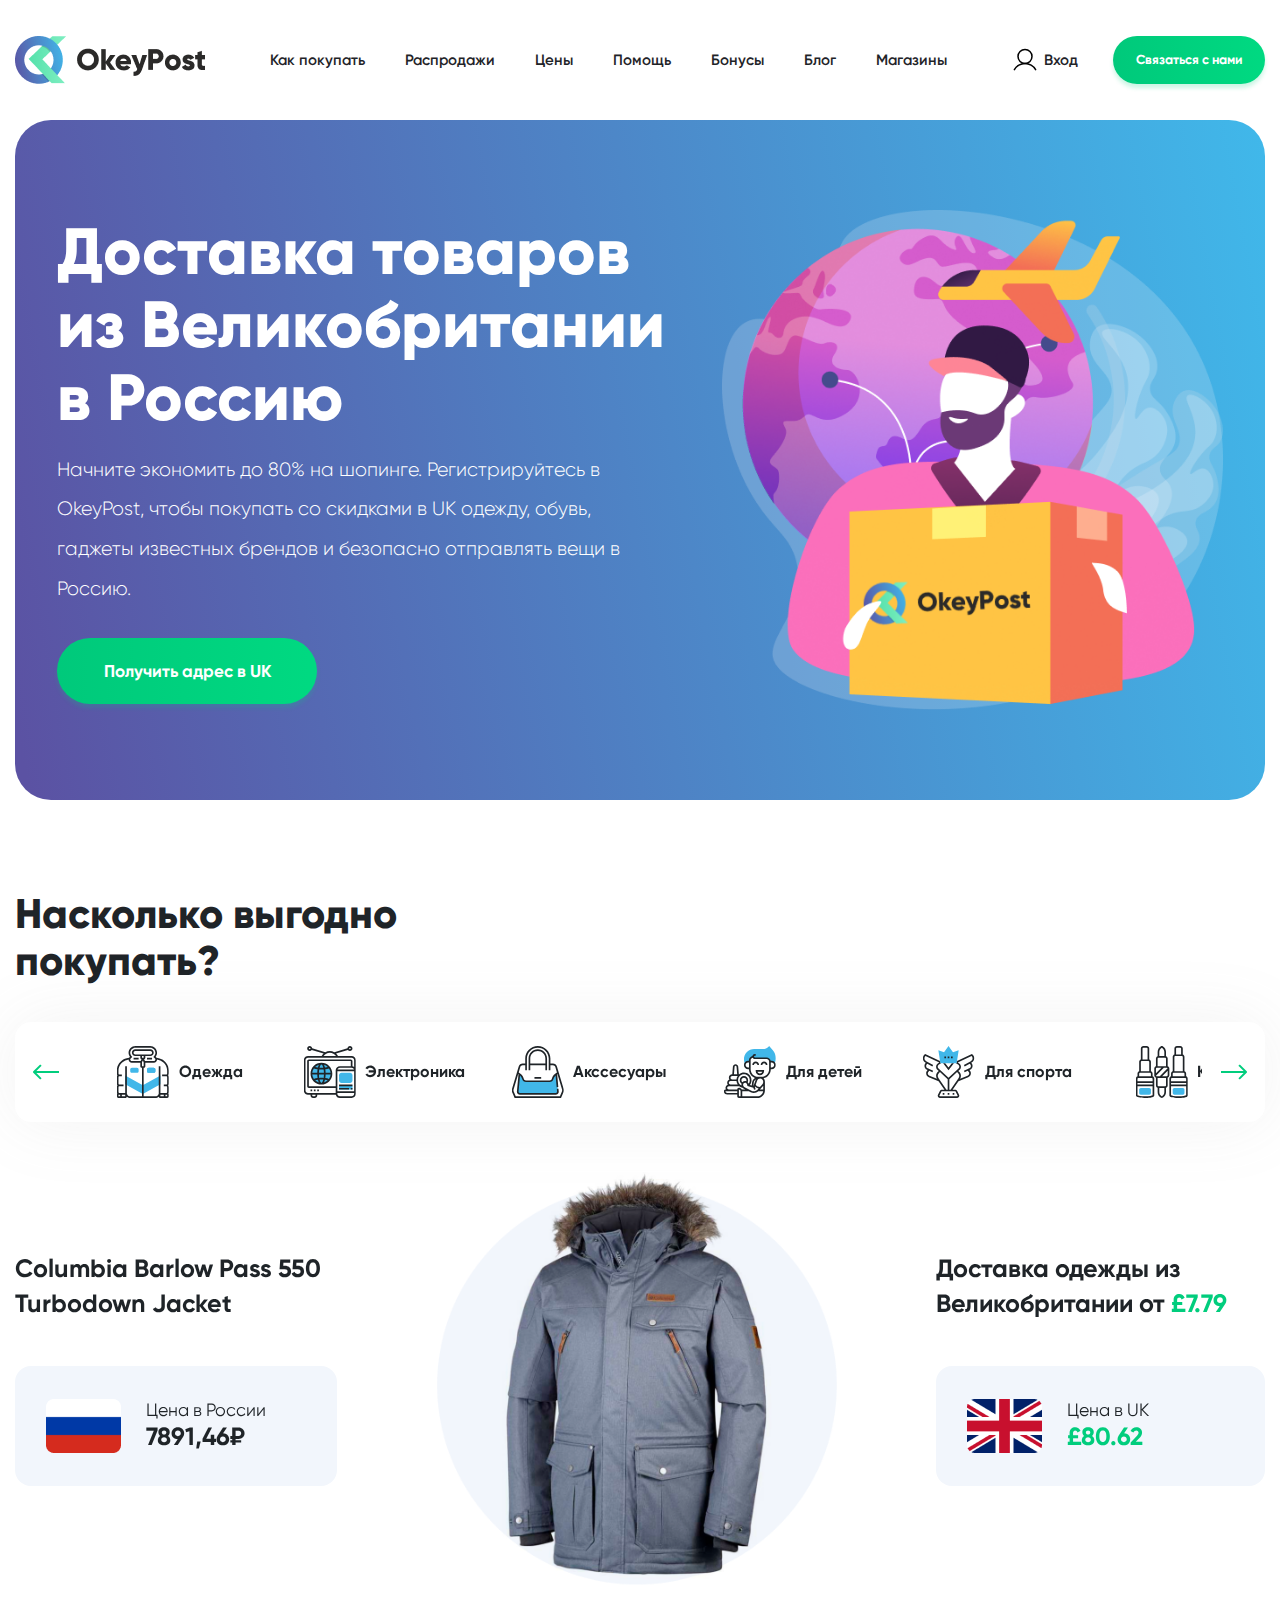
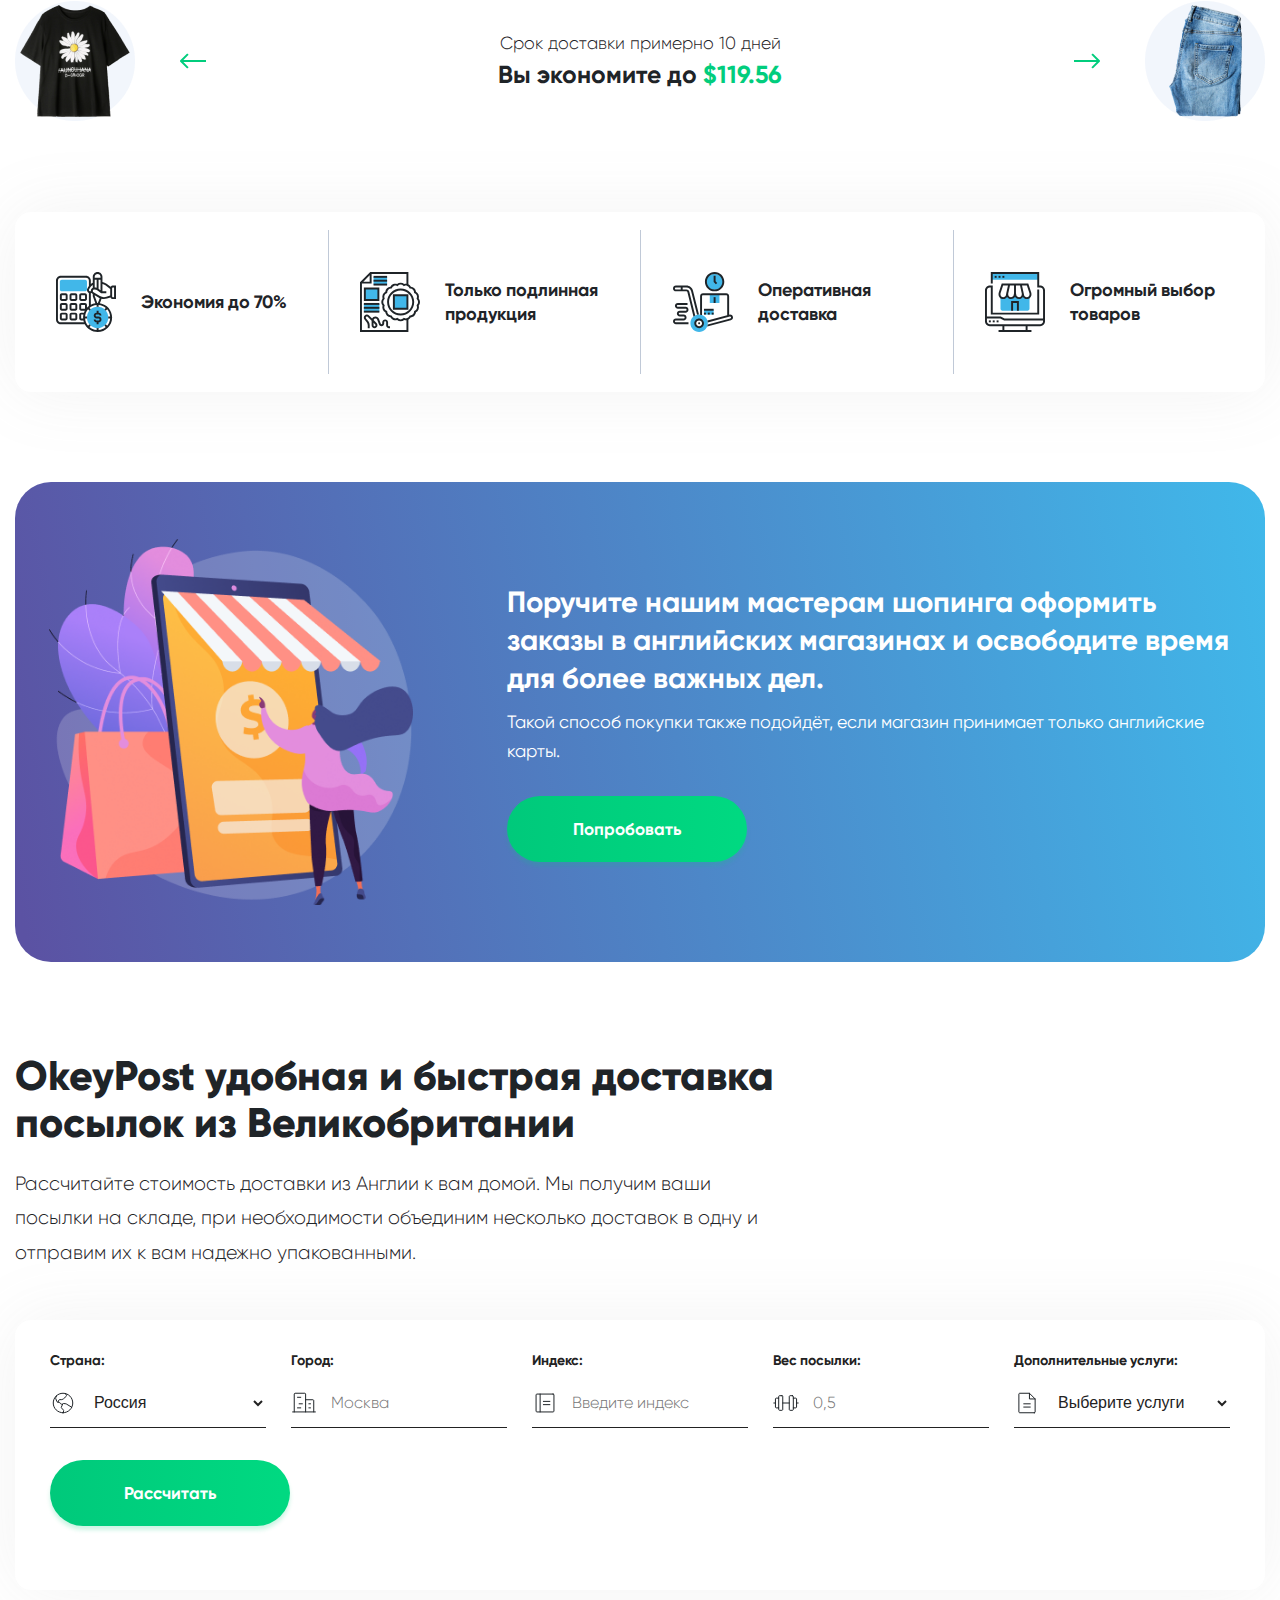
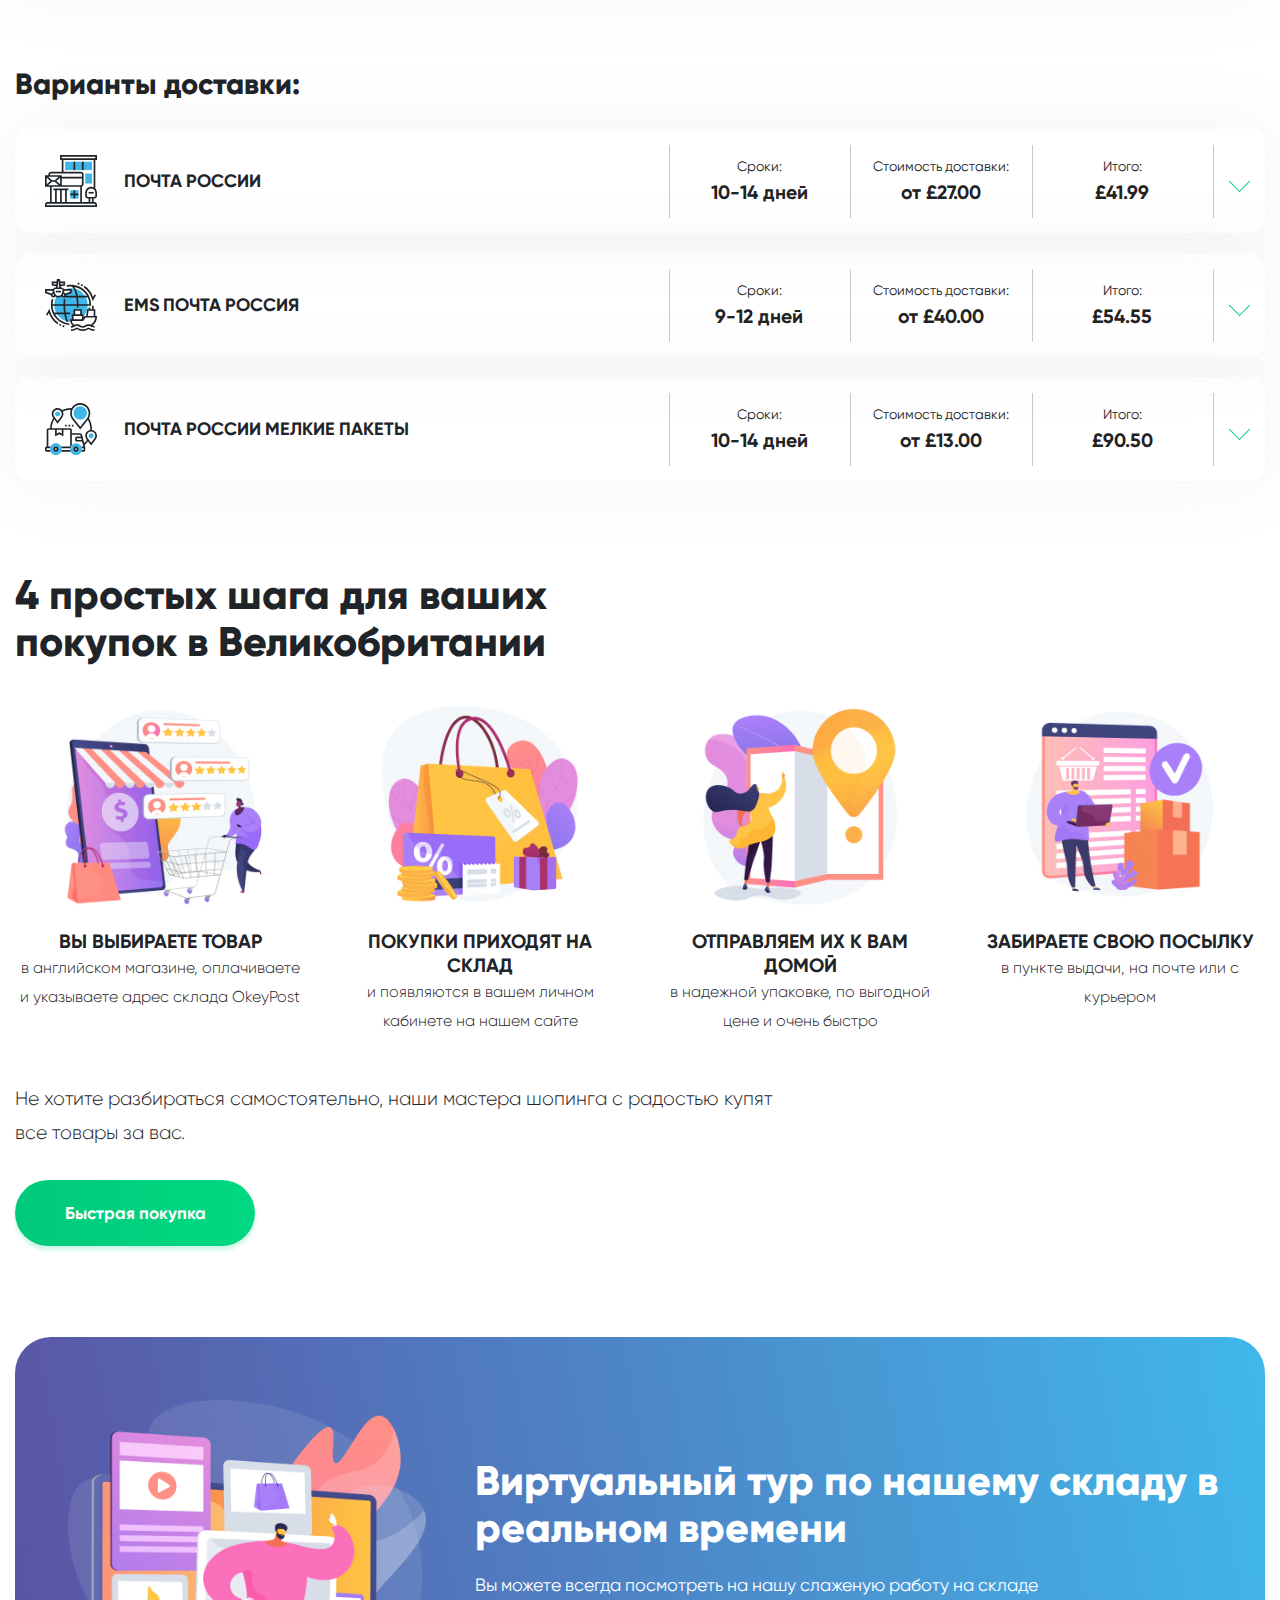
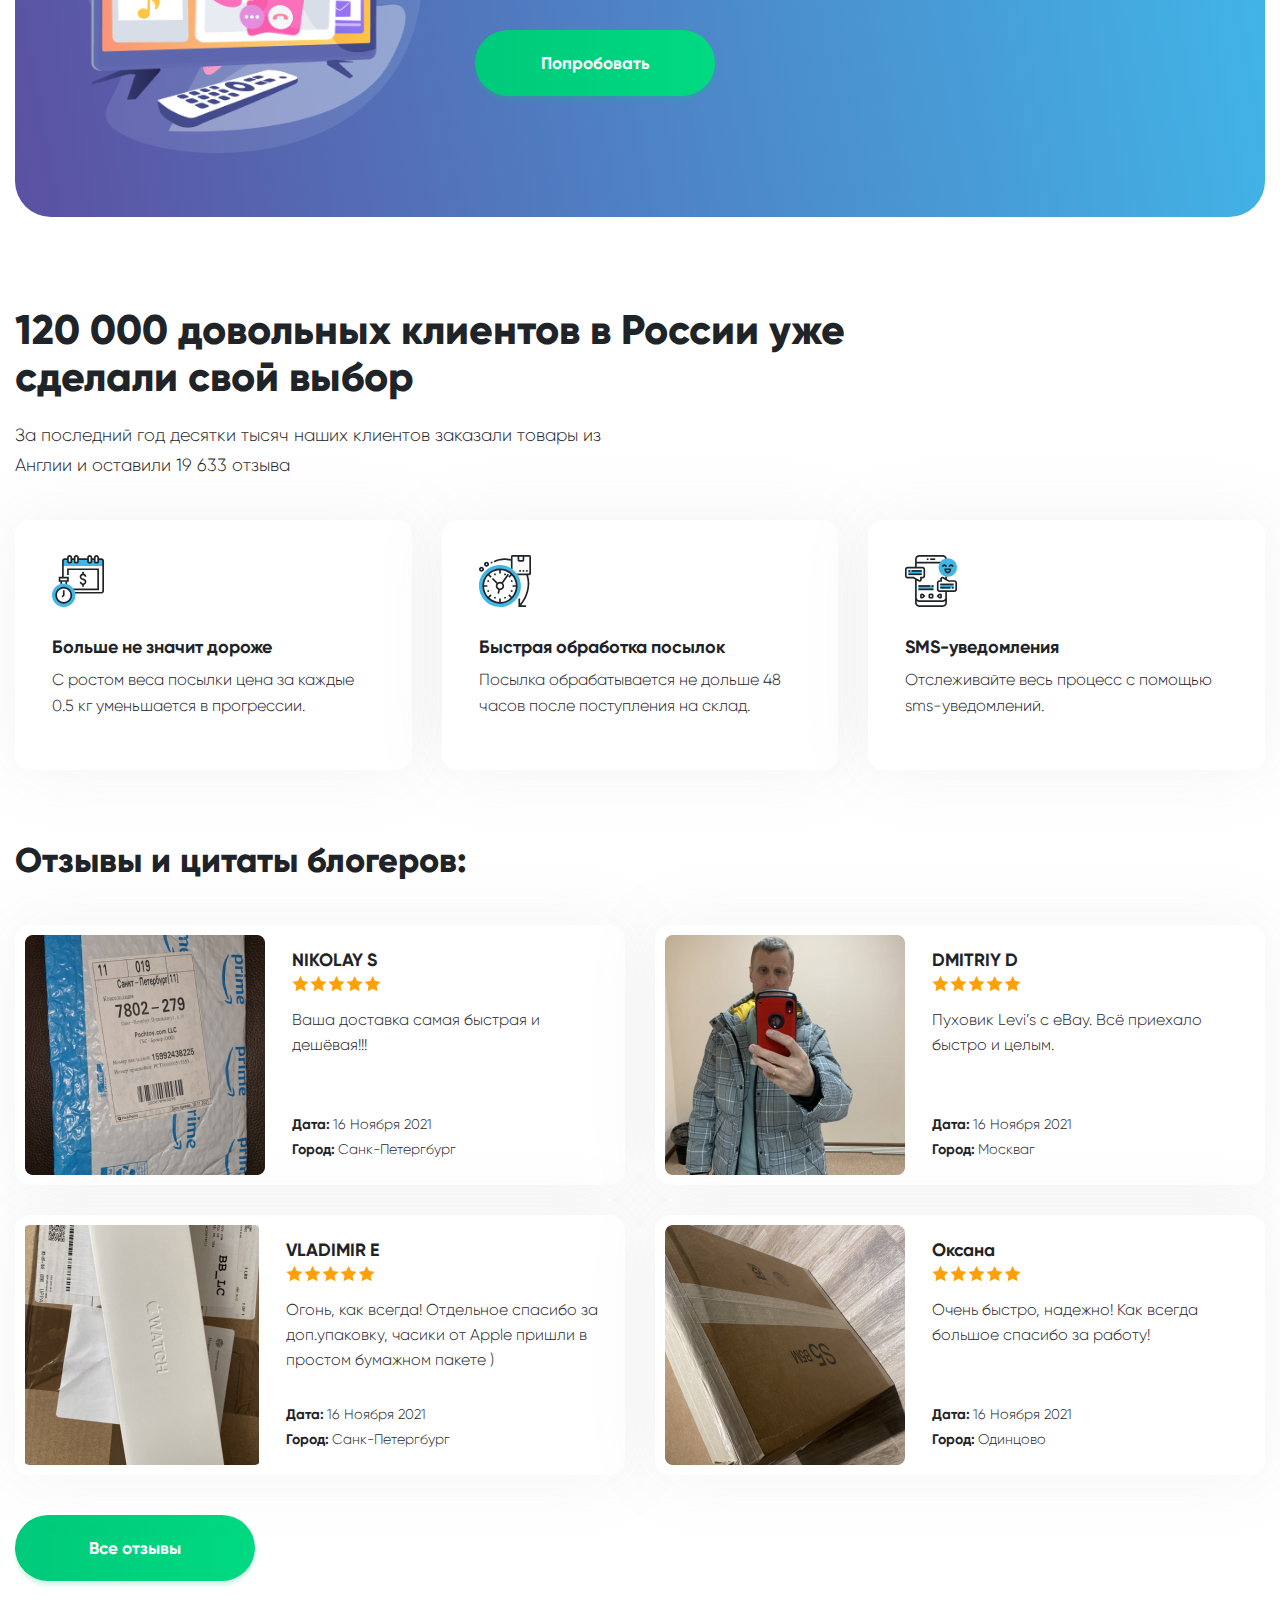
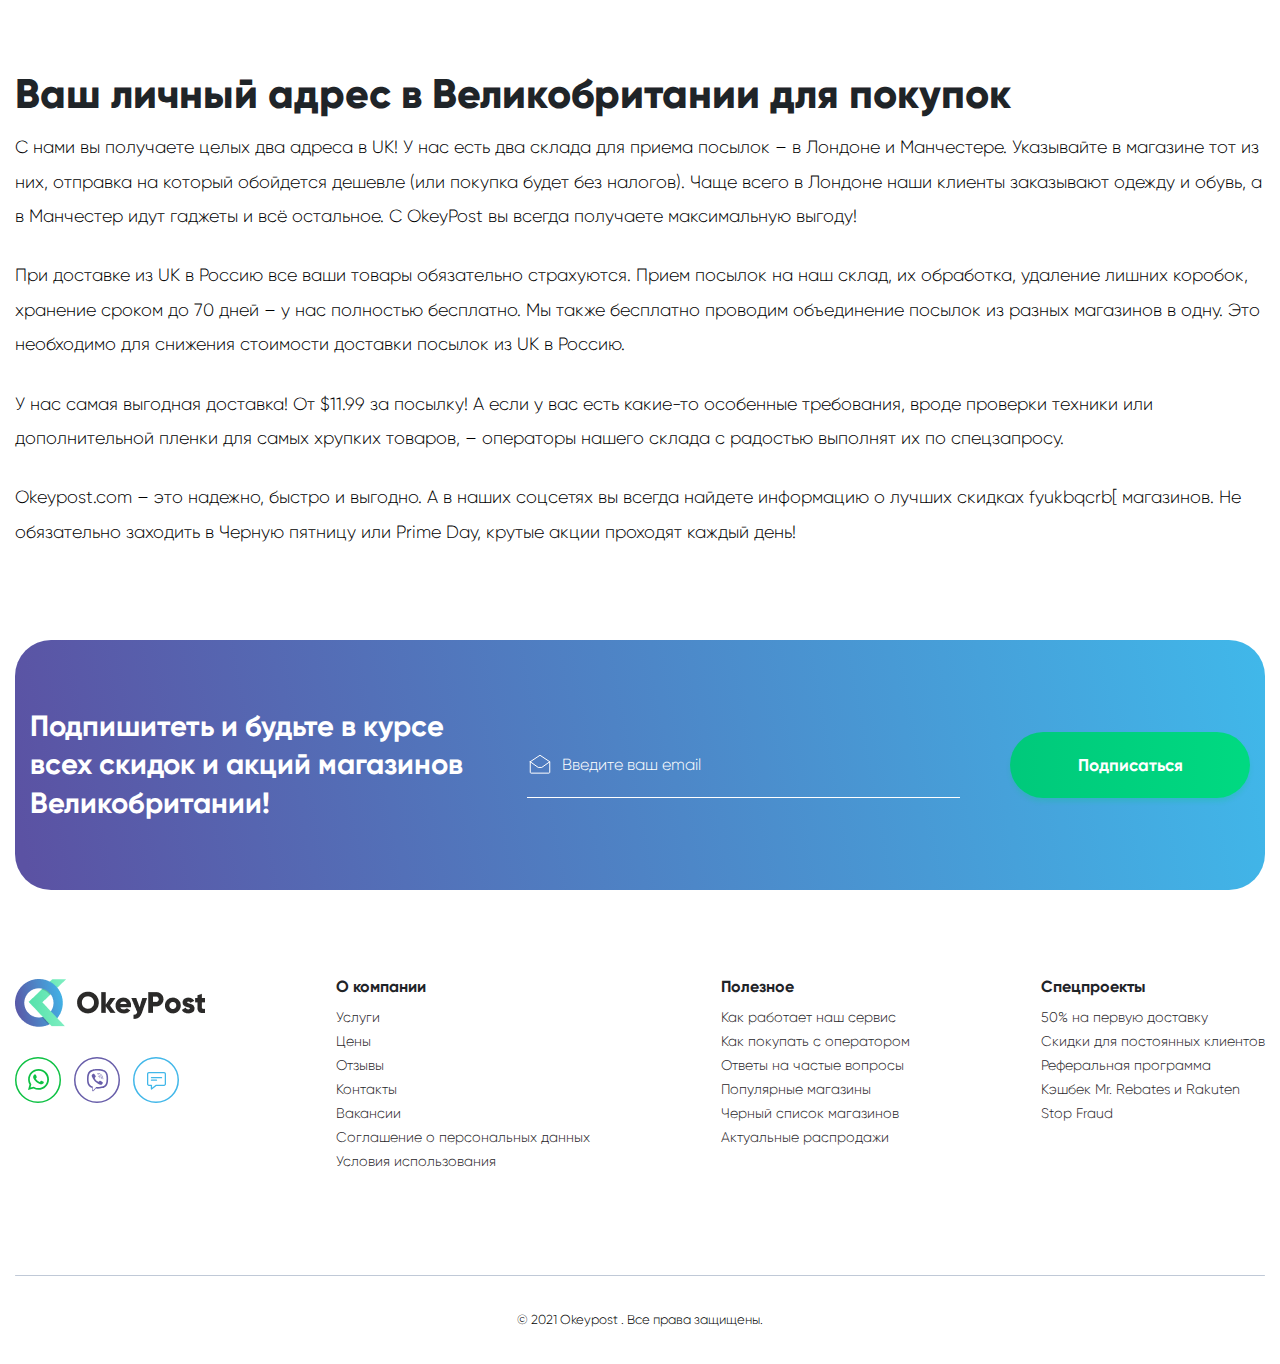
<file: html/index.html>
<!DOCTYPE html>
<html lang="ru">
<head>
    <meta charset="UTF-8">
    <meta http-equiv="X-UA-Compatible" content="IE=edge">
    <meta name="viewport" content="width=device-width, initial-scale=1.0, user-scalable=no">
    <link rel="stylesheet" href="../css/main.css">
    <link rel="stylesheet" href="../css/swiper.css">
    <title>OkayPost</title>
</head>
<body>
    <div class="wrapper">
<header class="header">
    <div class="header__container container">
        <div class="header__nav-line">
            <div class="header__logo">
                <a href="index.html"><img src="../image/header/logo.png" alt="logo"></a>
            </div>
            <div class="menu__body-bg"></div>
            <div class="menu__body">
                <nav class="header__nav-list">
                    <ul>
                        <li><a href="howtobuy.html">Как покупать</a></li>
                        <li><a href="sales.html">Распродажи</a></li>
                        <li><a href="prices.html">Цены</a></li>
                        <li><a href="help.html">Помощь</a></li>
                        <li><a href="bonuses.html">Бонусы</a></li>
                        <li><a href="blog.html">Блог</a></li>
                        <li><a href="shops.html">Магазины</a></li>
                    </ul>
                </nav>
                <div class="header__enter" data-name="loginpopup-btn">
                    <img src="../image/header/User.svg" alt="urer">
                    <span>Вход</span>
                </div>
                <div class="header__btn-block">
                    <a href="#" class="header__btn button" data-name="popup-btn">Связаться с нами</a>
                </div>
            </div>
            <div class="menu__icon">
                <span></span>
            </div>
        </div>
    </div>
    <div class="popup">
        <div class="popup__body">
            <div class="popup__window">
                <div class="popup__close">
                    <img src="../image/header/popup-close.svg" alt="close">
                </div>
                <div class="popup__title">Введите ваш номер телефона</div>
                <form class="popup__form" action="#" method="get">
                    <input type="number" name="phone" placeholder="Ваш номер телефона">
                    <div class="popup__form-btn-block">
                        <button class="button" type="submit">Заказать звонок</button>
                    </div>
                </form>
            </div>
        </div>
    </div>
    <div class="loginpopup">
        <div class="loginpopup__body">
            <div class="loginpopup__window">
                <div class="loginpopup__close">
                    <img src="../image/header/loginpopup-close.svg" alt="close">
                </div>
                <div class="loginpopup__title">Выполните вход в ваш личный кабинет</div>
                <form class="loginpopup__form" action="#" method="get">
                    <div class="loginpopup__form-input">
                        <label for="phone">Номер телефона:</label>
                        <input type="number" name="phone" id="phone">
                    </div>
                    <div class="loginpopup__form-input">
                        <label for="email">Ваш email:</label>
                        <input type="text" name="email" id="email">
                    </div>
                    <div class="loginpopup__form-input">
                        <label for="password">Ваш пароль:</label>
                        <input type="text" name="password" id="password">
                    </div>
                    <div class="loginpopup__form-links">
                        <a href="#">Востановление пароля</a>
                        <span>или</span>
                        <a href="#">Быстрая регистрация</a>
                    </div>
                    <div class="loginpopup__form-btn-block">
                        <button class="button">Войти</button>
                        <div class="loginpopup__form-social-links">
                            <a href="#">
                                <img src="../image/header/Google.png" alt="Google">
                            </a>
                            <a href="#">
                                <img src="../image/header/Facebook.png" alt="Facebook">
                            </a>
                            <a href="#">
                                <img src="../image/header/Vkontakte (VK).png" alt="google">
                            </a>
                        </div>
                    </div>
                </form>
            </div>
        </div>
    </div>
</header>        <main class="index-main">
            <section class="deliverybord">
                <div class="deliverybord__container">
                    <div class="deliverybord__block">
                        <div class="deliverybord__block-container container">
                            <div class="deliverybord__block-content">
                                <div class="deliverybord__title">Доставка товаров из Великобритании в Россию</div>
                                <div class="deliverybord__description">Начните экономить до 80% на шопинге. Регистрируйтесь в OkeyPost, чтобы покупать со скидками в UK одежду, обувь, гаджеты известных брендов и безопасно отправлять вещи в Россию.</div>
                                <div class="deliverybord__btn-block">
                                    <a href="#" class="deliverybord__btn button">Получить адрес в UK</a>
                                </div>
                            </div>
                            <div class="deliverybord__block-img">
                                <img src="../image/index-main/deliverybord/deliverybord-img.png" alt="picture">
                            </div>
                        </div>
                    </div>
                </div>
            </section>
            <section class="benefit">
                <div class="benefit__container container">
                    <div class="benefit__title section-title">Насколько выгодно покупать?</div>
                    <div class="benefit__goods-categories">
                        <div class="benefit__goods-categories-arrow benefit__goods-categories-arrow_left">
                            <img src="../image/index-main/benefit/arrow-left.svg" alt="arrow">
                        </div>
                        <div class="benefit__goods-categories-container swiper-container">
                            <div class="benefit__goods-categories-items swiper-wrapper">
                                <div class="benefit__goods-categories-item swiper-slide">
                                    <div class="benefit__goods-categories-img">
                                        <img src="../image/index-main/benefit/clothes.svg" alt="picture">
                                    </div>
                                    <div class="benefit__goods-categories-name">Одежда</div>
                                </div>
                                <div class="benefit__goods-categories-item swiper-slide">
                                    <div class="benefit__goods-categories-img">
                                        <img src="../image/index-main/benefit/electronic.svg" alt="picture">
                                    </div>
                                    <div class="benefit__goods-categories-name">Электроника</div>
                                </div>
                                <div class="benefit__goods-categories-item swiper-slide">
                                    <div class="benefit__goods-categories-img">
                                        <img src="../image/index-main/benefit/accsesories.svg" alt="picture">
                                    </div>
                                    <div class="benefit__goods-categories-name">Акссесуары</div>
                                </div>
                                <div class="benefit__goods-categories-item swiper-slide">
                                    <div class="benefit__goods-categories-img">
                                        <img src="../image/index-main/benefit/child.svg" alt="picture">
                                    </div>
                                    <div class="benefit__goods-categories-name">Для детей</div>
                                </div>
                                <div class="benefit__goods-categories-item swiper-slide">
                                    <div class="benefit__goods-categories-img">
                                        <img src="../image/index-main/benefit/sport.svg" alt="picture">
                                    </div>
                                    <div class="benefit__goods-categories-name">Для спорта</div>
                                </div>
                                <div class="benefit__goods-categories-item swiper-slide">
                                    <div class="benefit__goods-categories-img">
                                        <img src="../image/index-main/benefit/cosmetic.svg" alt="picture">
                                    </div>
                                    <div class="benefit__goods-categories-name">Кометика</div>
                                </div>
                            </div>
                        </div>
                        <div class="benefit__goods-categories-arrow benefit__goods-categories-arrow_rigth">
                            <img src="../image/index-main/benefit/arrow-right.svg" alt="arrow">
                        </div>
                    </div>
                    <div class="benefit__goods-example-container swiper-container">
                        <div class="benefit__goods-example-wrapper swiper-wrapper">
                            <div class="benefit__goods-example swiper-slide">
                                <div class="benefit__goods-example-infoblock">
                                    <div class="benefit__goods-example-info">Columbia Barlow Pass 550 Turbodown Jacket</div>
                                    <div class="benefit__goods-example-price">
                                        <div class="benefit__goods-example-price-counry">
                                            <img src="../image/index-main/benefit/russia-flag.png" alt="picture">
                                        </div>
                                        <div class="benefit__goods-example-price-count benefit__goods-example-price-count_rus">Цена в России<p>7891,46₽</p></div>
                                    </div>
                                </div>
                                <div class="benefit__goods-example-img">
                                    <img src="../image/index-main/benefit/jacket.png" alt="picture">
                                </div>
                                <div class="benefit__goods-example-infoblock">
                                    <div class="benefit__goods-example-info">Доставка одежды из Великобритании  от <span>£7.79</span></div>
                                    <div class="benefit__goods-example-price">
                                        <div class="benefit__goods-example-price-counry">
                                            <img src="../image/index-main/benefit/uk-flag.png" alt="picture">
                                        </div>
                                        <div class="benefit__goods-example-price-count benefit__goods-example-price-count_uk">Цена в UK<p>£80.62</p></div>
                                    </div>
                                </div>
                            </div>
                            <div class="benefit__goods-example swiper-slide">
                                <div class="benefit__goods-example-infoblock">
                                    <div class="benefit__goods-example-info">Columbia Barlow Pass 550 Turbodown Jacket</div>
                                    <div class="benefit__goods-example-price">
                                        <div class="benefit__goods-example-price-counry">
                                            <img src="../image/index-main/benefit/russia-flag.png" alt="picture">
                                        </div>
                                        <div class="benefit__goods-example-price-count benefit__goods-example-price-count_rus">Цена в России<p>7891,46₽</p></div>
                                    </div>
                                </div>
                                <div class="benefit__goods-example-img">
                                    <img src="../image/index-main/benefit/jacket.png" alt="picture">
                                </div>
                                <div class="benefit__goods-example-infoblock">
                                    <div class="benefit__goods-example-info">Доставка одежды из Великобритании  от <span>£7.79</span></div>
                                    <div class="benefit__goods-example-price">
                                        <div class="benefit__goods-example-price-counry">
                                            <img src="../image/index-main/benefit/uk-flag.png" alt="picture">
                                        </div>
                                        <div class="benefit__goods-example-price-count benefit__goods-example-price-count_uk">Цена в UK<p>£80.62</p></div>
                                    </div>
                                </div>
                            </div>
                            <div class="benefit__goods-example swiper-slide">
                                <div class="benefit__goods-example-infoblock">
                                    <div class="benefit__goods-example-info">Columbia Barlow Pass 550 Turbodown Jacket</div>
                                    <div class="benefit__goods-example-price">
                                        <div class="benefit__goods-example-price-counry">
                                            <img src="../image/index-main/benefit/russia-flag.png" alt="picture">
                                        </div>
                                        <div class="benefit__goods-example-price-count benefit__goods-example-price-count_rus">Цена в России<p>7891,46₽</p></div>
                                    </div>
                                </div>
                                <div class="benefit__goods-example-img">
                                    <img src="../image/index-main/benefit/jacket.png" alt="picture">
                                </div>
                                <div class="benefit__goods-example-infoblock">
                                    <div class="benefit__goods-example-info">Доставка одежды из Великобритании  от <span>£7.79</span></div>
                                    <div class="benefit__goods-example-price">
                                        <div class="benefit__goods-example-price-counry">
                                            <img src="../image/index-main/benefit/uk-flag.png" alt="picture">
                                        </div>
                                        <div class="benefit__goods-example-price-count benefit__goods-example-price-count_uk">Цена в UK<p>£80.62</p></div>
                                    </div>
                                </div>
                            </div>
                        </div>
                    </div>
                    <div class="benefit__slider-navline">
                        <div class="benefit__slider-example-img-prev">
                            <img src="../image/index-main/benefit/t-shirt.png" alt="picture">
                        </div>
                        <div class="benefit__slider-example-arrow benefit__slider-example-arrow_prev">
                            <img src="../image/index-main/benefit/arrow-left.svg" alt="arrow">
                        </div>
                        <div class="benefit__slider-navline-textbox">
                            <p>Срок доставки примерно 10 дней</p>
                            <p>Вы экономите до <span>$119.56</span></p>
                        </div>
                        <div class="benefit__slider-example-arrow benefit__slider-example-arrow_next">
                            <img src="../image/index-main/benefit/arrow-right.svg" alt="arrow">
                        </div>
                        <div class="benefit__slider-example-img-next">
                            <img src="../image/index-main/benefit/jeans.png" alt="picture">
                        </div>
                    </div>
                    <div class="benefit__advantages-items">
                        <div class="benefit__advantages-item">
                            <img src="../image/index-main/benefit/item1.svg" alt="picture">
                            <span>Экономия до 70%</span>
                        </div>
                        <div class="benefit__advantages-item">
                            <img src="../image/index-main/benefit/item2.svg" alt="picture">
                            <span>Только подлинная продукция</span>
                        </div>
                        <div class="benefit__advantages-item">
                            <img src="../image/index-main/benefit/item3.svg" alt="picture">
                            <span>Оперативная доставка</span>
                        </div>
                        <div class="benefit__advantages-item">
                            <img src="../image/index-main/benefit/item4.svg" alt="picture">
                            <span>Огромный выбор товаров</span>
                        </div>
                    </div>
                </div>
            </section>
            <section class="registrationbord">
                <div class="registrationbord__container">
                    <div class="registrationbord__block">
                        <div class="registrationbord__block-container container">
                            <div class="registrationbord__img">
                                <img src="../image/index-main/registrationbord/registrationbord-img.png" alt="picture">
                            </div>
                            <div class="registrationbord__content">
                                <div class="registrationbord__propose">Поручите нашим мастерам шопинга оформить заказы в английских магазинах и освободите время для более важных дел.</div>
                                <div class="registrationbord__description">Такой способ покупки также подойдёт, если магазин принимает только английские карты.</div>
                                <div class="registrationbord__btn-block">
                                    <a class="registrationbord__btn button" href="#">Попробовать</a>
                                </div>
                            </div>
                        </div>
                    </div>
                </div>
            </section>
            <section class="deliverycount">
                <div class="deliverycount__container container">
                    <div class="deliverycount__title section-title">OkeyPost удобная и быстрая доставка посылок из Великобритании </div>
                    <div class="deliverycount__description">Рассчитайте стоимость доставки из Англии к вам домой. Мы получим ваши посылки на складе, при необходимости объединим несколько доставок в одну и отправим их к вам надежно упакованными.</div>
                    <form class="deliverycount__form" action="#" method="get">
                        <div class="deliverycount__form-block">
                            <div class="deliverycount__form-select-block">
                                <label for="country">Страна:</label>
                                <div class="deliverycount__form-select deliverycount__form-select_country">
                                    <select name="country" id="country">
                                        <option value="russia">Россия</option>
                                        <option value="ukraine">Украина</option>
                                        <option value="bel">Белорусь</option>
                                        <option value="china">Китай</option>
                                        <option value="argentina">Аргентина</option>
                                    </select>
                                </div>
                            </div>
                            <div class="deliverycount__form-input-block">
                                <label for="city">Город:</label>
                                <div class="deliverycount__form-input deliverycount__form-input_city"><input type="text" placeholder="Москва" name="city" id="city"></div>
                            </div>
                            <div class="deliverycount__form-input-block">
                                <label for="indexofcity">Индекс:</label>
                                <div class="deliverycount__form-input deliverycount__form-input_index"><input type="text" placeholder="Введите индекс"name="indexofcity" id="indexofcity"></div>
                            </div>
                            <div class="deliverycount__form-input-block">
                                <label for="weight">Вес посылки:</label>
                                <div class="deliverycount__form-input deliverycount__form-input_weight"><input type="number" placeholder="0,5" name="weight" id="weight"></div>
                            </div>
                            <div class="deliverycount__form-select-block">
                                <label for="services">Дополнительные услуги:</label>
                                <div class="deliverycount__form-select deliverycount__form-select_services">
                                    <select name="services" id="services">
                                        <option value="selected">Выберите услуги</option>
                                        <option value="delivery">Доставить</option>
                                        <option value="not-delivery">Не доставить</option>
                                        <option value="delivery-fast">Доставить быстро</option>
                                        <option value="delivery-slow">Не доставить медленно</option>
                                    </select>
                                </div>
                            </div>
                        </div>
                        <div class="deliverycount__btn-block">
                            <button class="deliverycount__btn button">Рассчитать</button>
                        </div>
                    </form>
                    <div class="deliverycount__variable-block">
                        <div class="deliverycount__variable-title">Варианты доставки:</div>
                            <div class="deliverycount__variable-items">
                                <div class="deliverycount__variable-item">
                                    <div class="deliverycount__variable-item-img">
                                        <img src="../image/index-main/deliverycount/deliverycount-russiapost.svg" alt="picture">
                                    </div>
                                    <div class="deliverycount__variable-item-name">ПОЧТА РОССИИ</div>
                                    <div class="deliverycount__variable-item-details-items">
                                        <div class="deliverycount__variable-item-details-item">
                                            <p>Сроки:</p>
                                            <p>10-14 дней</p>
                                        </div>
                                        <div class="deliverycount__variable-item-details-item">
                                            <p>Стоимость доставки:</p>
                                            <p>от £27.00</p>
                                        </div>
                                        <div class="deliverycount__variable-item-details-item">
                                            <p>Итого:</p>
                                            <p>£41.99</p>
                                        </div>
                                    </div>
                                    <div class="deliverycount__variable-arrow-block">
                                        <div class="deliverycount__variable-arrow"></div>
                                    </div>
                                </div>
                                <div class="deliverycount__variable-item">
                                    <div class="deliverycount__variable-item-img">
                                        <img src="../image/index-main/deliverycount/deliverycount-ems.svg" alt="picture">
                                    </div>
                                    <div class="deliverycount__variable-item-name">EMS ПОЧТА РОССИЯ</div>
                                    <div class="deliverycount__variable-item-details-items">
                                        <div class="deliverycount__variable-item-details-item">
                                            <p>Сроки:</p>
                                            <p>9-12 дней</p>
                                        </div>
                                        <div class="deliverycount__variable-item-details-item">
                                            <p>Стоимость доставки:</p>
                                            <p>от £40.00</p>
                                        </div>
                                        <div class="deliverycount__variable-item-details-item">
                                            <p>Итого:</p>
                                            <p>£54.55</p>
                                        </div>
                                    </div>
                                    <div class="deliverycount__variable-arrow-block">
                                        <div class="deliverycount__variable-arrow"></div>
                                    </div>
                                </div>
                                <div class="deliverycount__variable-item">
                                    <div class="deliverycount__variable-item-img">
                                        <img src="../image/index-main/deliverycount/deliverycount-russiapost_small.svg" alt="picture">
                                    </div>
                                    <div class="deliverycount__variable-item-name">ПОЧТА РОССИИ МЕЛКИЕ ПАКЕТЫ</div>
                                    <div class="deliverycount__variable-item-details-items">
                                        <div class="deliverycount__variable-item-details-item">
                                            <p>Сроки:</p>
                                            <p>10-14 дней</p>
                                        </div>
                                        <div class="deliverycount__variable-item-details-item">
                                            <p>Стоимость доставки:</p>
                                            <p>от £13.00</p>
                                        </div>
                                        <div class="deliverycount__variable-item-details-item">
                                            <p>Итого:</p>
                                            <p>£90.50</p>
                                        </div>
                                    </div>
                                    <div class="deliverycount__variable-arrow-block">
                                        <div class="deliverycount__variable-arrow"></div>
                                    </div>
                                </div>
                            </div>
                            
                        </div>
                    </div>
            </section>
            <section class="steptobuy">
                <div class="steptobuy__container container">
                    <div class="steptobuy__title section-title">4 простых шага для ваших покупок в Великобритании </div>
                    <div class="steptobuy__items">
                        <div class="steptobuy__item">
                            <div class="steptobuy__item-img">
                                <img src="../image/index-main/steptobuy/step-1.jpg" alt="picture">
                            </div>
                            <div class="steptobuy__item-title">вы выбираете товар</div>
                            <div class="steptobuy__item-subtitle">в английском магазине, оплачиваете и указываете адрес склада OkeyPost</div>
                        </div>
                        <div class="steptobuy__item">
                            <div class="steptobuy__item-img">
                                <img src="../image/index-main/steptobuy/step-2.jpg" alt="picture">
                            </div>
                            <div class="steptobuy__item-title">покупки приходят на склад</div>
                            <div class="steptobuy__item-subtitle">и появляются в вашем личном кабинете на нашем сайте</div>
                        </div>
                        <div class="steptobuy__item">
                            <div class="steptobuy__item-img">
                                <img src="../image/index-main/steptobuy/step-3.jpg" alt="picture">
                            </div>
                            <div class="steptobuy__item-title">отправляем их к вам домой</div>
                            <div class="steptobuy__item-subtitle">в надежной упаковке, по выгодной цене и очень быстро</div>
                        </div>
                        <div class="steptobuy__item">
                            <div class="steptobuy__item-img">
                                <img src="../image/index-main/steptobuy/step-4.jpg" alt="picture">
                            </div>
                            <div class="steptobuy__item-title">забираете свою посылку</div>
                            <div class="steptobuy__item-subtitle">в пункте выдачи, на почте или с курьером</div>
                        </div>
                    </div>
                    <div class="steptobuy__propose">Не хотите разбираться самостоятельно, наши мастера шопинга с радостью купят все товары за вас.</div>
                    <div class="steptobuy__btn-block">
                        <a href="#" class="steptobuy__btn button">Быстрая покупка</a>
                    </div>
                </div>
            </section>
            <section class="virtualtour">
                <div class="virtualtour__container">
                    <div class="virtualtour__block">
                        <div class="virtualtour__block-container container">
                            <div class="virtualtour__img">
                                <img src="../image/index-main/virtualtour/virtualtour-img.png" alt="picture">
                            </div>
                            <div class="virtualtour__info">
                                <div class="virtualtour__title section-title">Виртуальный тур по нашему складу в реальном времени</div>
                                <div class="virtualtour__description">Вы можете всегда посмотреть на нашу слаженую работу на складе</div>
                                <div class="virtualtour__btn-block">
                                    <a href="#" class="virtualtour__btn button">Попробовать</a>
                                </div>
                            </div>
                        </div>
                    </div>
                </div>
            </section>
            <section class="happyclient">
                <div class="happyclient__container container">
                    <div class="happyclient__title section-title">120 000 довольных клиентов в России уже сделали свой выбор</div>
                    <div class="happyclient__subtitle">За последний год десятки тысяч наших клиентов заказали товары из Англии и оставили 19 633 отзыва</div>
                    <div class="happyclient__items">
                        <div class="happyclient__item">
                            <div class="happyclient__item-img">
                                <img src="../image/index-main/happyclient/noexpensive.svg" alt="picture">
                            </div>
                            <div class="happyclient__item-title">Больше не значит дороже</div>
                            <div class="happyclient__item-description">С ростом веса посылки цена за каждые 0.5 кг уменьшается в прогрессии.</div>
                        </div>
                        <div class="happyclient__item">
                            <div class="happyclient__item-img">
                                <img src="../image/index-main/happyclient/processtime.svg" alt="picture">
                            </div>
                            <div class="happyclient__item-title">Быстрая обработка посылок</div>
                            <div class="happyclient__item-description">Посылка обрабатывается не дольше 48 часов после поступления на склад.</div>
                        </div>
                        <div class="happyclient__item">
                            <div class="happyclient__item-img">
                                <img src="../image/index-main/happyclient/sms.svg" alt="picture">
                            </div>
                            <div class="happyclient__item-title">SMS-уведомления</div>
                            <div class="happyclient__item-description">Отслеживайте весь процесс с помощью sms-уведомлений.</div>
                        </div>
                    </div>
                    <div class="happyclient__quote">
                        <div class="happyclient__quote-title">Отзывы и цитаты блогеров:</div>
                        <div class="happyclient__quote-items">
                            <div class="happyclient__quote-item">
                                <div class="happyclient__quote-item-img">
                                    <img src="../image/index-main/happyclient/quote-1.jpg" alt="picture">
                                </div>
                                <div class="happyclient__quote-item-info">
                                    <div class="happyclient__quote-item-name">NIKOLAY S</div>
                                    <div class="happyclient__quote-item-rating">
                                        <img src="../image/index-main/happyclient/rating.png" alt="rating">
                                    </div>
                                    <div class="happyclient__quote-item-comment">Ваша доставка самая быстрая и дешёвая!!!</div>
                                    <div class="happyclient__quote-item-date">
                                        <span>Дата:</span>
                                        <span>16 Ноября 2021 </span>
                                    </div>
                                    <div class="happyclient__quote-item-city">
                                        <span>Город:</span>
                                        <span>Санк-Петергбург</span>
                                    </div>
                                </div>
                            </div>
                            <div class="happyclient__quote-item">
                                <div class="happyclient__quote-item-img">
                                    <img src="../image/index-main/happyclient/quote-2.jpg" alt="picture">
                                </div>
                                <div class="happyclient__quote-item-info">
                                    <div class="happyclient__quote-item-name">DMITRIY D</div>
                                    <div class="happyclient__quote-item-rating">
                                        <img src="../image/index-main/happyclient/rating.png" alt="rating">
                                    </div>
                                    <div class="happyclient__quote-item-comment">Пуховик Levi’s c eBay. Всё приехало быстро и целым.</div>
                                    <div class="happyclient__quote-item-date">
                                        <span>Дата:</span>
                                        <span>16 Ноября 2021 </span>
                                    </div>
                                    <div class="happyclient__quote-item-city">
                                        <span>Город:</span>
                                        <span>Москваг</span>
                                    </div>
                                </div>
                            </div>
                            <div class="happyclient__quote-item">
                                <div class="happyclient__quote-item-img">
                                    <img src="../image/index-main/happyclient/quote-3.jpg" alt="picture">
                                </div>
                                <div class="happyclient__quote-item-info">
                                    <div class="happyclient__quote-item-name">VLADIMIR E</div>
                                    <div class="happyclient__quote-item-rating">
                                        <img src="../image/index-main/happyclient/rating.png" alt="rating">
                                    </div>
                                    <div class="happyclient__quote-item-comment">Огонь, как всегда! Отдельное спасибо за доп.упаковку, часики от Apple пришли в простом бумажном пакете )</div>
                                    <div class="happyclient__quote-item-date">
                                        <span>Дата:</span>
                                        <span>16 Ноября 2021 </span>
                                    </div>
                                    <div class="happyclient__quote-item-city">
                                        <span>Город:</span>
                                        <span>Санк-Петергбург</span>
                                    </div>
                                </div>
                            </div>
                            <div class="happyclient__quote-item">
                                <div class="happyclient__quote-item-img">
                                    <img src="../image/index-main/happyclient/quote-4.jpg" alt="picture">
                                </div>
                                <div class="happyclient__quote-item-info">
                                    <div class="happyclient__quote-item-name">Оксана</div>
                                    <div class="happyclient__quote-item-rating">
                                        <img src="../image/index-main/happyclient/rating.png" alt="rating">
                                    </div>
                                    <div class="happyclient__quote-item-comment">Очень быстро, надежно! Как всегда большое спасибо за работу!</div>
                                    <div class="happyclient__quote-item-date">
                                        <span>Дата:</span>
                                        <span>16 Ноября 2021 </span>
                                    </div>
                                    <div class="happyclient__quote-item-city">
                                        <span>Город:</span>
                                        <span>Одинцово</span>
                                    </div>
                                </div>
                            </div>
                        </div>
                        <div class="happyclient__quote-btn-block">
                            <a href="#" class="happyclient__quote-btn button">Все отзывы</a>
                        </div>
                    </div>
                </div>
            </section>
            <section class="youraddress">
                <div class="youraddress__container container">
                    <div class="youraddress__title section-title">Ваш личный адрес в Великобритании  для покупок</div>
                    <div class="youraddress__info">
                        <p>С нами вы получаете целых два адреса в UK! У нас есть два склада для приема посылок – в Лондоне и Манчестере. Указывайте в магазине тот из них, отправка на который обойдется дешевле (или покупка будет без налогов). Чаще всего в Лондоне наши клиенты заказывают одежду и обувь, а в Манчестер идут гаджеты и всё остальное. С OkeyPost вы всегда получаете максимальную выгоду!</p>
                        <p>При доставке из UK в Россию все ваши товары обязательно страхуются. Прием посылок на наш склад, их обработка, удаление лишних коробок, хранение сроком до 70 дней – у нас полностью бесплатно. Мы также бесплатно проводим объединение посылок из разных магазинов в одну. Это необходимо для снижения стоимости доставки посылок из UK в Россию.</p>
                        <p>У нас самая выгодная доставка! От $11.99 за посылку! А если у вас есть какие-то особенные требования, вроде проверки техники или дополнительной пленки для самых хрупких товаров, – операторы нашего склада с радостью выполнят их по спецзапросу.</p>
                        <p>Okeypost.com – это надежно, быстро и выгодно. А в наших соцсетях вы всегда найдете информацию о лучших скидках fyukbqcrb[ магазинов. Не обязательно заходить в Черную пятницу или Prime Day, крутые акции проходят каждый день!</p>
                    </div>
                </div>
            </section>
            <section class="subscribe">
                <div class="subscribe__container">
                    <div class="subscribe__block">
                        <div class="subscribe__block-container container">
                            <div class="subscribe__title">Подпишитеть и будьте в курсе всех скидок и акций магазинов Великобритании!</div>
                            <form class="subscribe__form" action="#" method="get">
                                <div class="subscribe__input-block">
                                    <input type="text" placeholder="Введите ваш email" name="email">
                                </div>
                                <div class="subscribe__btn-block">
                                    <button class="button" type="submit">Подписаться</button>
                                </div>
                            </form>
                        </div>
                    </div>
                </div>
            </section>
        </main>
<footer class="footer">
    <div class="footer__container container">
        <div class="footer__items">
            <div class="footer__item">
                <div class="footer__logo">
                    <img src="../image/footer/logo.png" alt="picture">
                </div>
                <div class="footer__social">
                    <a href="#">
                        <img src="../image/footer/whatsup.svg" alt="picture">
                    </a>
                    <a href="#">
                        <img src="../image/footer/viber.svg" alt="picture">
                    </a>
                    <a href="#">
                        <img src="../image/footer/chat.svg" alt="picture">
                    </a>
                </div>
            </div>
            <div class="footer__item">
                <div class="footer__item-name" data-name="spoiler-title">О компании</div>
                <div class="footer__item-list ">
                    <ul>
                        <li><a href="#">Услуги</a></li>
                        <li><a href="#">Цены</a></li>
                        <li><a href="#">Отзывы</a></li>
                        <li><a href="#">Контакты</a></li>
                        <li><a href="#">Вакансии</a></li>
                        <li><a href="#">Соглашение о персональных данных</a></li>
                        <li><a href="#">Условия использования</a></li>
                    </ul>
                </div>
            </div>
            <div class="footer__item">
                <div class="footer__item-name" data-name="spoiler-title">Полезное</div>
                <div class="footer__item-list ">
                    <ul>
                        <li><a href="#">Как работает наш сервис</a></li>
                        <li><a href="#">Как покупать с оператором</a></li>
                        <li><a href="#">Ответы на частые вопросы</a></li>
                        <li><a href="#">Популярные магазины</a></li>
                        <li><a href="#">Черный список магазинов</a></li>
                        <li><a href="#">Актуальные распродажи</a></li>
                    </ul>
                </div>
            </div>
            <div class="footer__item">
                <div class="footer__item-name" data-name="spoiler-title">Спецпроекты</div>
                <div class="footer__item-list ">
                    <ul>
                        <li><a href="#">50% на первую доставку</a></li>
                        <li><a href="#">Скидки для постоянных клиентов</a></li>
                        <li><a href="#">Реферальная программа</a></li>
                        <li><a href="#">Кэшбек Mr. Rebates и Rakuten</a></li>
                        <li><a href="#">Stop Fraud</a></li>
                    </ul>
                </div>
            </div>
        </div>
        <div class="footer__lisense">© 2021 Okeypost . Все права защищены.</div>
    </div>
</footer>    </div>
    <script src="../js/swiper.js"></script>
    <script src="../js/main.js"></script>
    <script src="../js/sliders.js"></script>
</body>
</html>
</file>
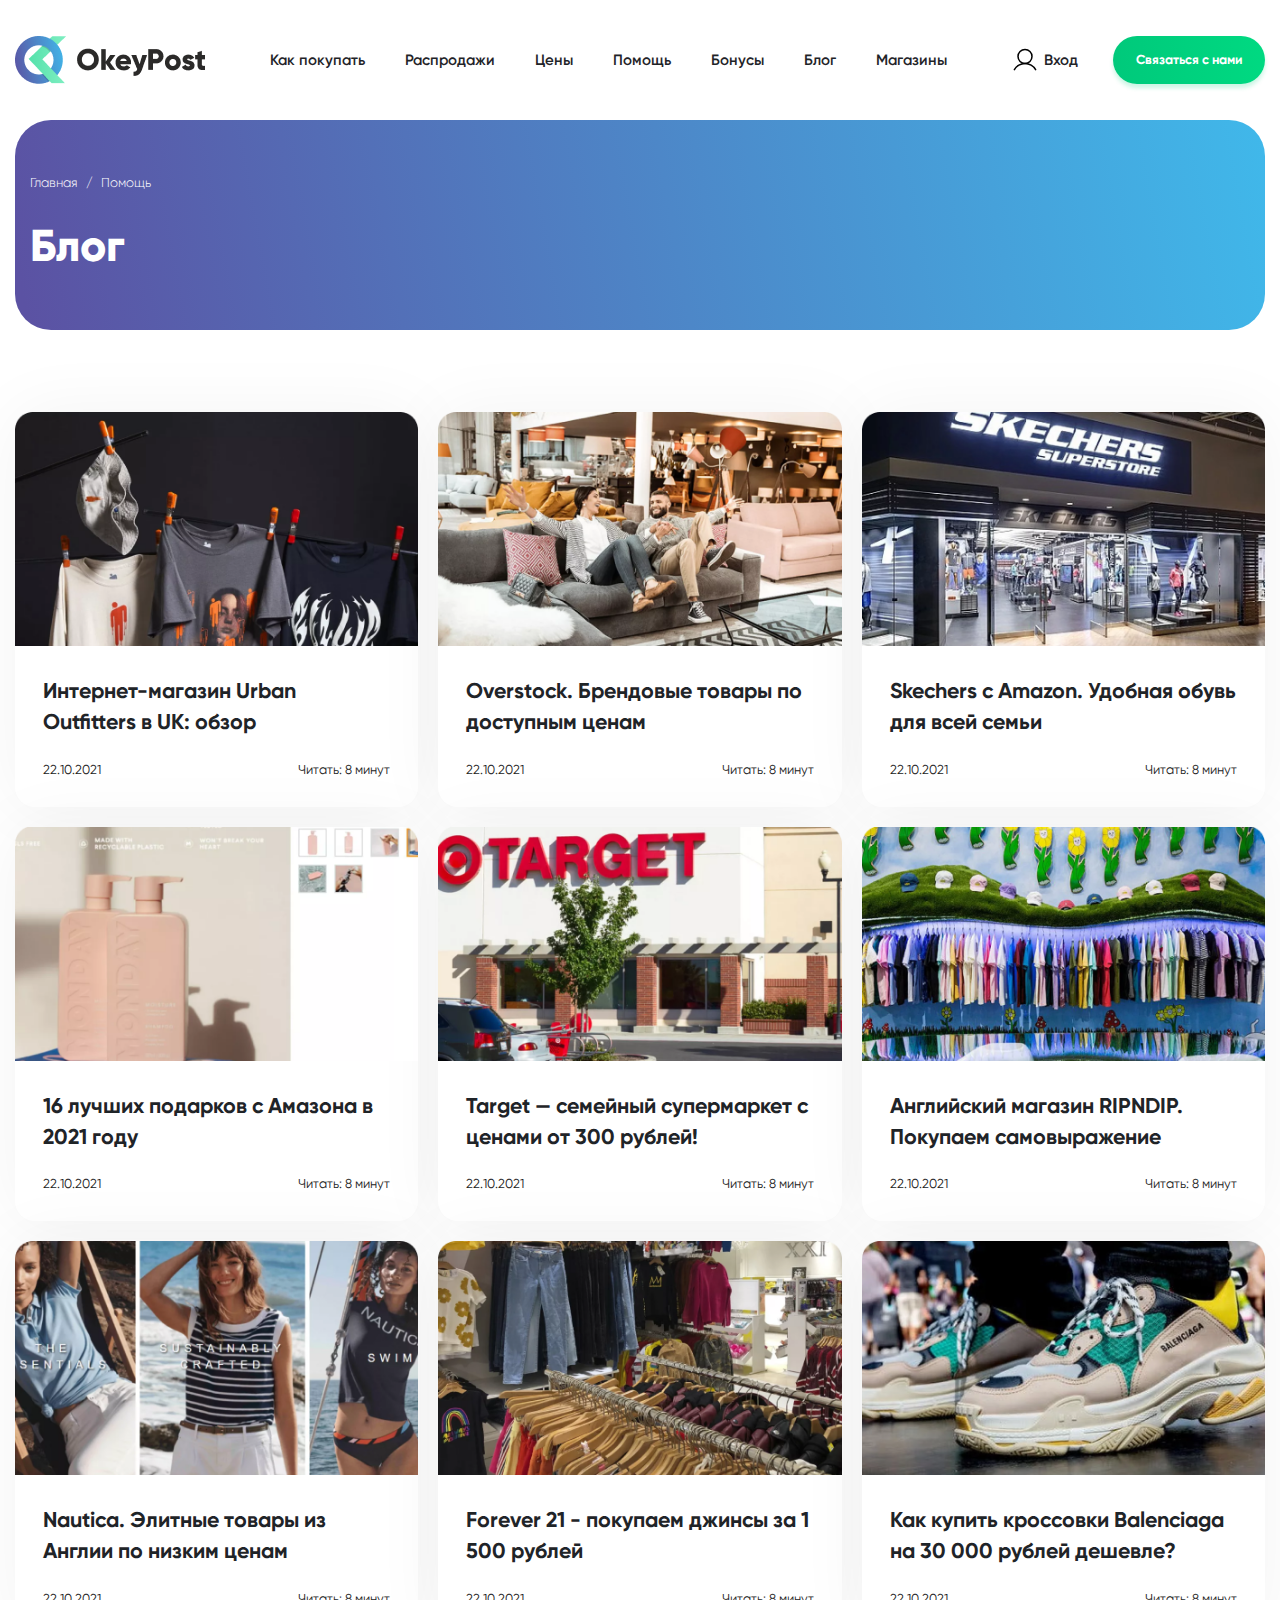
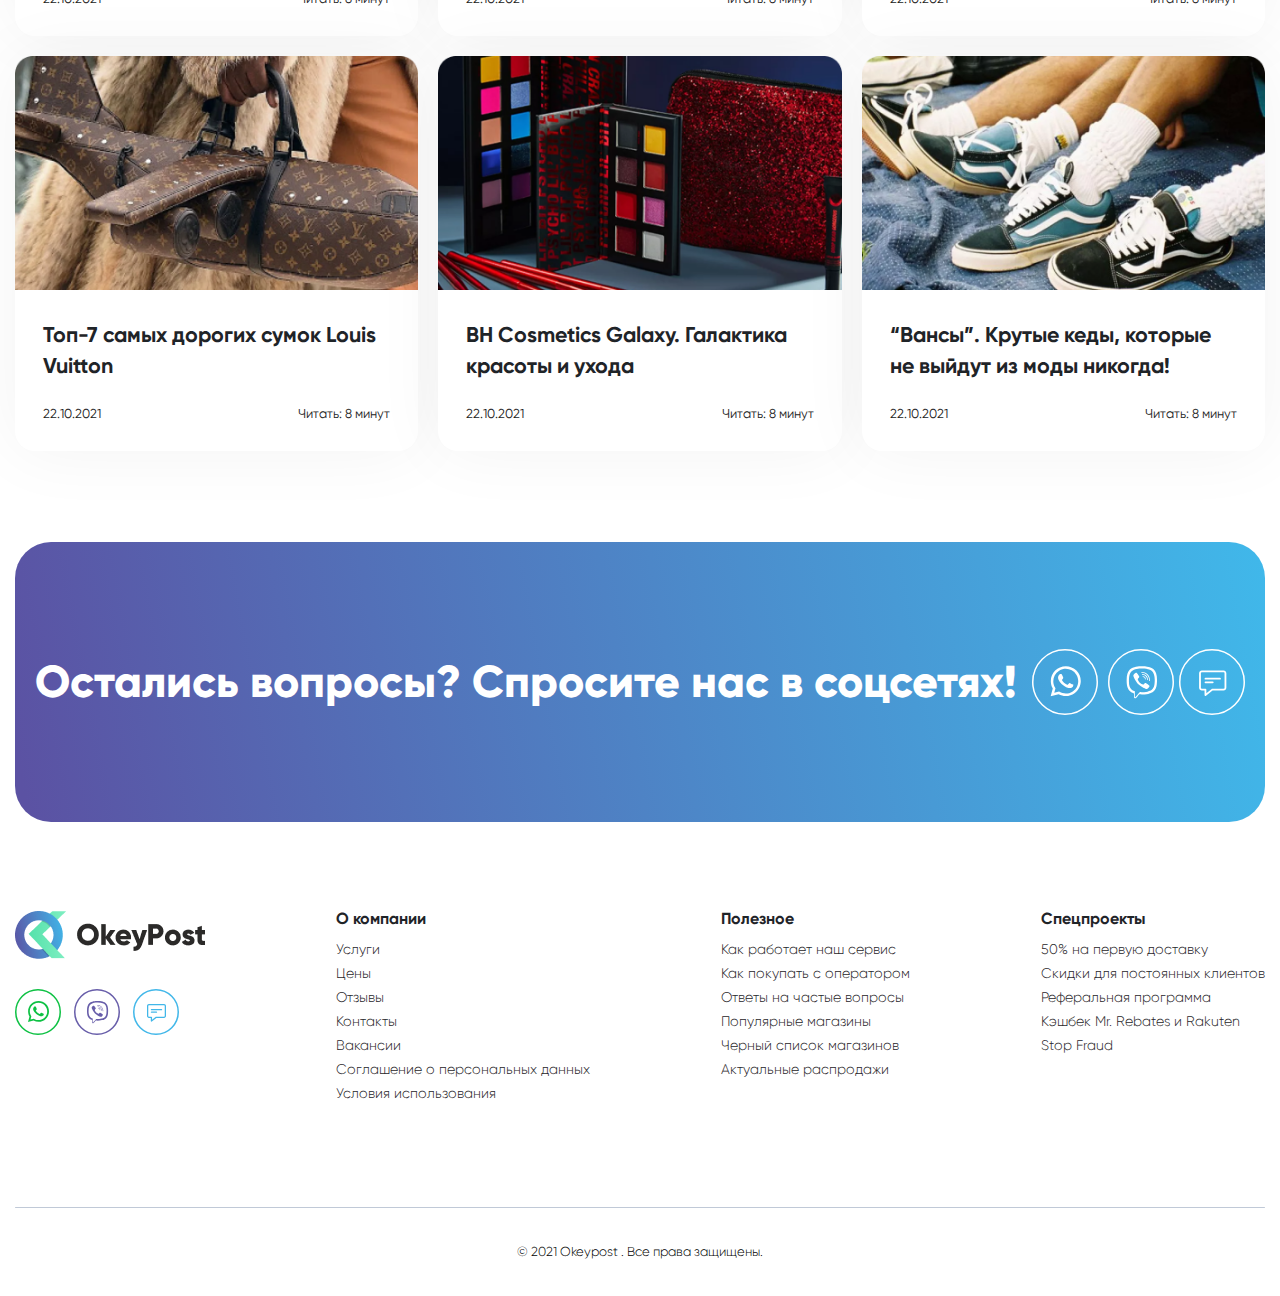
<file: html/blog.html>
<!doctype html><html lang="ru"><head><meta charset="UTF-8"><meta http-equiv="X-UA-Compatible" content="IE=edge"><meta name="viewport" content="width=device-width,initial-scale=1,user-scalable=no"><link rel="stylesheet" href="../css/main.css"><title>Блог</title></head><body><div class="wrapper"><header class="header"><div class="header__container container"><div class="header__nav-line"><div class="header__logo"><a href="index.html"><img src="../image/header/logo.png" alt="logo"></a></div><div class="menu__body-bg"></div><div class="menu__body"><nav class="header__nav-list"><ul><li><a href="howtobuy.html">Как покупать</a></li><li><a href="sales.html">Распродажи</a></li><li><a href="prices.html">Цены</a></li><li><a href="help.html">Помощь</a></li><li><a href="bonuses.html">Бонусы</a></li><li><a href="blog.html">Блог</a></li><li><a href="shops.html">Магазины</a></li></ul></nav><div class="header__enter" data-name="loginpopup-btn"><img src="../image/header/User.svg" alt="urer"> <span>Вход</span></div><div class="header__btn-block"><a href="#" class="header__btn button" data-name="popup-btn">Связаться с нами</a></div></div><div class="menu__icon"><span></span></div></div></div><div class="popup"><div class="popup__body"><div class="popup__window"><div class="popup__close"><img src="../image/header/popup-close.svg" alt="close"></div><div class="popup__title">Введите ваш номер телефона</div><form class="popup__form" action="#" method="get"><input type="number" name="phone" placeholder="Ваш номер телефона"><div class="popup__form-btn-block"><button class="button" type="submit">Заказать звонок</button></div></form></div></div></div><div class="loginpopup"><div class="loginpopup__body"><div class="loginpopup__window"><div class="loginpopup__close"><img src="../image/header/loginpopup-close.svg" alt="close"></div><div class="loginpopup__title">Выполните вход в ваш личный кабинет</div><form class="loginpopup__form" action="#" method="get"><div class="loginpopup__form-input"><label for="phone">Номер телефона:</label> <input type="number" name="phone" id="phone"></div><div class="loginpopup__form-input"><label for="email">Ваш email:</label> <input type="text" name="email" id="email"></div><div class="loginpopup__form-input"><label for="password">Ваш пароль:</label> <input type="text" name="password" id="password"></div><div class="loginpopup__form-links"><a href="#">Востановление пароля</a> <span>или</span> <a href="#">Быстрая регистрация</a></div><div class="loginpopup__form-btn-block"><button class="button">Войти</button><div class="loginpopup__form-social-links"><a href="#"><img src="../image/header/Google.png" alt="Google"> </a><a href="#"><img src="../image/header/Facebook.png" alt="Facebook"> </a><a href="#"><img src="../image/header/Vkontakte (VK).png" alt="google"></a></div></div></form></div></div></div></header><main class="blog-main"><section class="blogbord"><div class="blogbord__container"><div class="blogbord__block"><div class="blogbord__block-container container"><div class="blogbord__way"><a href="index.html">Главная</a> <span>/</span> <a href="blog.html">Помощь</a></div><div class="blogbord__title">Блог</div></div></div></div></section><section class="topics"><div class="topics__container container"><div class="topics__items"><div class="topics__item"><div class="topics__item-img"><img src="../image/blog-main/blog-img-1.png" alt="picture"></div><div class="topics__item-info"><div class="topics__item-name">Интернет-магазин Urban Outfitters в UK: обзор</div><div class="topics__item-details"><div class="topics__item-date">22.10.2021</div><div class="topics__item-readingtime">Читать: 8 минут</div></div></div></div><div class="topics__item"><div class="topics__item-img"><img src="../image/blog-main/blog-img-2.png" alt="picture"></div><div class="topics__item-info"><div class="topics__item-name">Overstock. Брендовые товары по доступным ценам</div><div class="topics__item-details"><div class="topics__item-date">22.10.2021</div><div class="topics__item-readingtime">Читать: 8 минут</div></div></div></div><div class="topics__item"><div class="topics__item-img"><img src="../image/blog-main/blog-img-3.png" alt="picture"></div><div class="topics__item-info"><div class="topics__item-name">Skechers с Amazon. Удобная обувь для всей семьи</div><div class="topics__item-details"><div class="topics__item-date">22.10.2021</div><div class="topics__item-readingtime">Читать: 8 минут</div></div></div></div><div class="topics__item"><div class="topics__item-img"><img src="../image/blog-main/blog-img-4.png" alt="picture"></div><div class="topics__item-info"><div class="topics__item-name">16 лучших подарков с Амазона в 2021 году</div><div class="topics__item-details"><div class="topics__item-date">22.10.2021</div><div class="topics__item-readingtime">Читать: 8 минут</div></div></div></div><div class="topics__item"><div class="topics__item-img"><img src="../image/blog-main/blog-img-5.png" alt="picture"></div><div class="topics__item-info"><div class="topics__item-name">Target — семейный супермаркет с ценами от 300 рублей!</div><div class="topics__item-details"><div class="topics__item-date">22.10.2021</div><div class="topics__item-readingtime">Читать: 8 минут</div></div></div></div><div class="topics__item"><div class="topics__item-img"><img src="../image/blog-main/blog-img-6.png" alt="picture"></div><div class="topics__item-info"><div class="topics__item-name">Английский магазин RIPNDIP. Покупаем самовыражение</div><div class="topics__item-details"><div class="topics__item-date">22.10.2021</div><div class="topics__item-readingtime">Читать: 8 минут</div></div></div></div><div class="topics__item"><div class="topics__item-img"><img src="../image/blog-main/blog-img-7.png" alt="picture"></div><div class="topics__item-info"><div class="topics__item-name">Nautica. Элитные товары из Англии по низким ценам</div><div class="topics__item-details"><div class="topics__item-date">22.10.2021</div><div class="topics__item-readingtime">Читать: 8 минут</div></div></div></div><div class="topics__item"><div class="topics__item-img"><img src="../image/blog-main/blog-img-8.png" alt="picture"></div><div class="topics__item-info"><div class="topics__item-name">Forever 21 - покупаем джинсы за 1 500 рублей</div><div class="topics__item-details"><div class="topics__item-date">22.10.2021</div><div class="topics__item-readingtime">Читать: 8 минут</div></div></div></div><div class="topics__item"><div class="topics__item-img"><img src="../image/blog-main/blog-img-9.png" alt="picture"></div><div class="topics__item-info"><div class="topics__item-name">Как купить кроссовки Balenciaga на 30 000 рублей дешевле?</div><div class="topics__item-details"><div class="topics__item-date">22.10.2021</div><div class="topics__item-readingtime">Читать: 8 минут</div></div></div></div><div class="topics__item"><div class="topics__item-img"><img src="../image/blog-main/blog-img-10.png" alt="picture"></div><div class="topics__item-info"><div class="topics__item-name">Топ-7 самых дорогих сумок Louis Vuitton</div><div class="topics__item-details"><div class="topics__item-date">22.10.2021</div><div class="topics__item-readingtime">Читать: 8 минут</div></div></div></div><div class="topics__item"><div class="topics__item-img"><img src="../image/blog-main/blog-img-11.png" alt="picture"></div><div class="topics__item-info"><div class="topics__item-name">BH Cosmetics Galaxy. Галактика красоты и ухода</div><div class="topics__item-details"><div class="topics__item-date">22.10.2021</div><div class="topics__item-readingtime">Читать: 8 минут</div></div></div></div><div class="topics__item"><div class="topics__item-img"><img src="../image/blog-main/blog-img-12.png" alt="picture"></div><div class="topics__item-info"><div class="topics__item-name">“Вансы”. Крутые кеды, которые не выйдут из моды никогда!</div><div class="topics__item-details"><div class="topics__item-date">22.10.2021</div><div class="topics__item-readingtime">Читать: 8 минут</div></div></div></div></div></div></section><section class="askinsocial"><div class="askinsocial__container"><div class="askinsocial__block"><div class="askinsocial__block-container container"><div class="askinsocial__title section-title">Остались вопросы? Спросите нас в соцсетях!</div><div class="askinsocial__social"><a href="#"><img src="../image/askinsocial/whatsup.svg" alt="picture"></a><a href="#"><img src="../image/askinsocial/viber.svg" alt="picture"></a><a href="#"><img src="../image/askinsocial/chat.svg" alt="picture"></a></div></div></div></div></section></main><footer class="footer"><div class="footer__container container"><div class="footer__items"><div class="footer__item"><div class="footer__logo"><img src="../image/footer/logo.png" alt="picture"></div><div class="footer__social"><a href="#"><img src="../image/footer/whatsup.svg" alt="picture"> </a><a href="#"><img src="../image/footer/viber.svg" alt="picture"> </a><a href="#"><img src="../image/footer/chat.svg" alt="picture"></a></div></div><div class="footer__item"><div class="footer__item-name" data-name="spoiler-title">О компании</div><div class="footer__item-list"><ul><li><a href="#">Услуги</a></li><li><a href="#">Цены</a></li><li><a href="#">Отзывы</a></li><li><a href="#">Контакты</a></li><li><a href="#">Вакансии</a></li><li><a href="#">Соглашение о персональных данных</a></li><li><a href="#">Условия использования</a></li></ul></div></div><div class="footer__item"><div class="footer__item-name" data-name="spoiler-title">Полезное</div><div class="footer__item-list"><ul><li><a href="#">Как работает наш сервис</a></li><li><a href="#">Как покупать с оператором</a></li><li><a href="#">Ответы на частые вопросы</a></li><li><a href="#">Популярные магазины</a></li><li><a href="#">Черный список магазинов</a></li><li><a href="#">Актуальные распродажи</a></li></ul></div></div><div class="footer__item"><div class="footer__item-name" data-name="spoiler-title">Спецпроекты</div><div class="footer__item-list"><ul><li><a href="#">50% на первую доставку</a></li><li><a href="#">Скидки для постоянных клиентов</a></li><li><a href="#">Реферальная программа</a></li><li><a href="#">Кэшбек Mr. Rebates и Rakuten</a></li><li><a href="#">Stop Fraud</a></li></ul></div></div></div><div class="footer__lisense">© 2021 Okeypost . Все права защищены.</div></div></footer></div><script src="../js/main.js"></script></body></html>
</file>
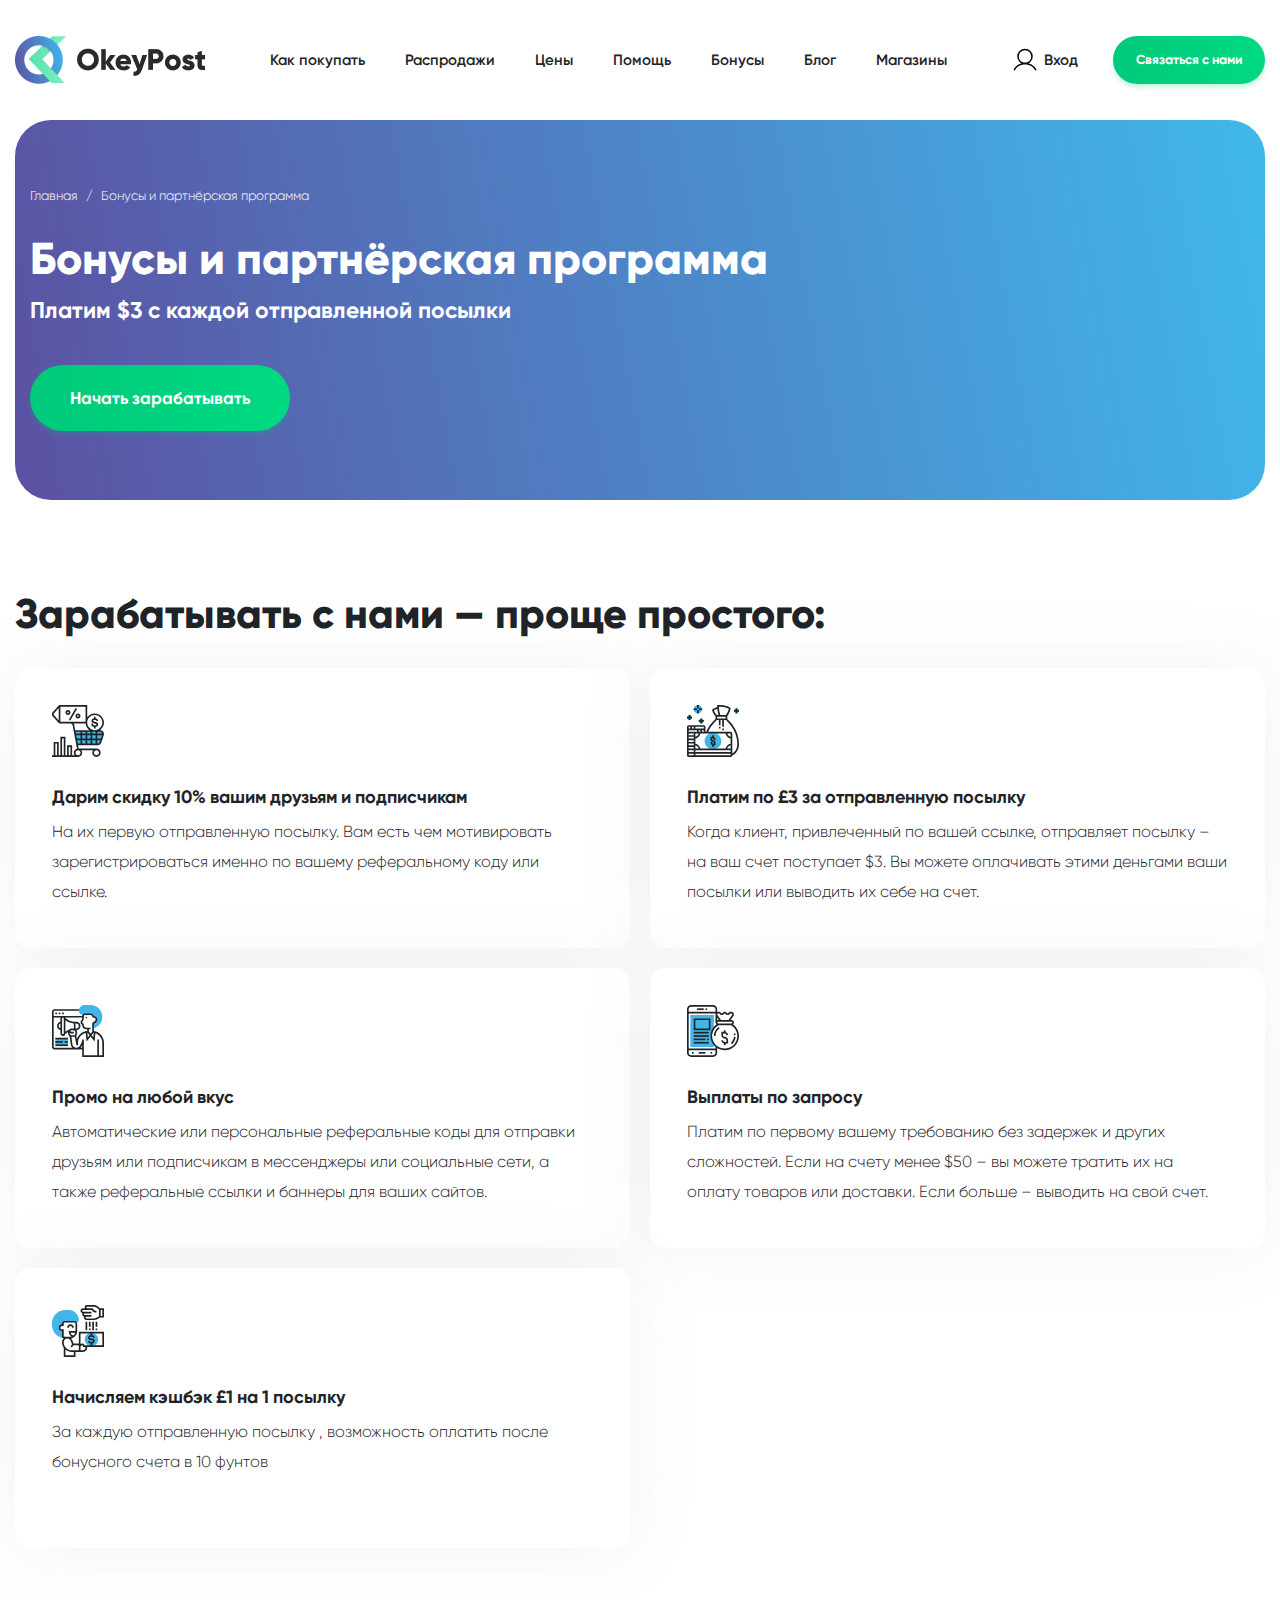
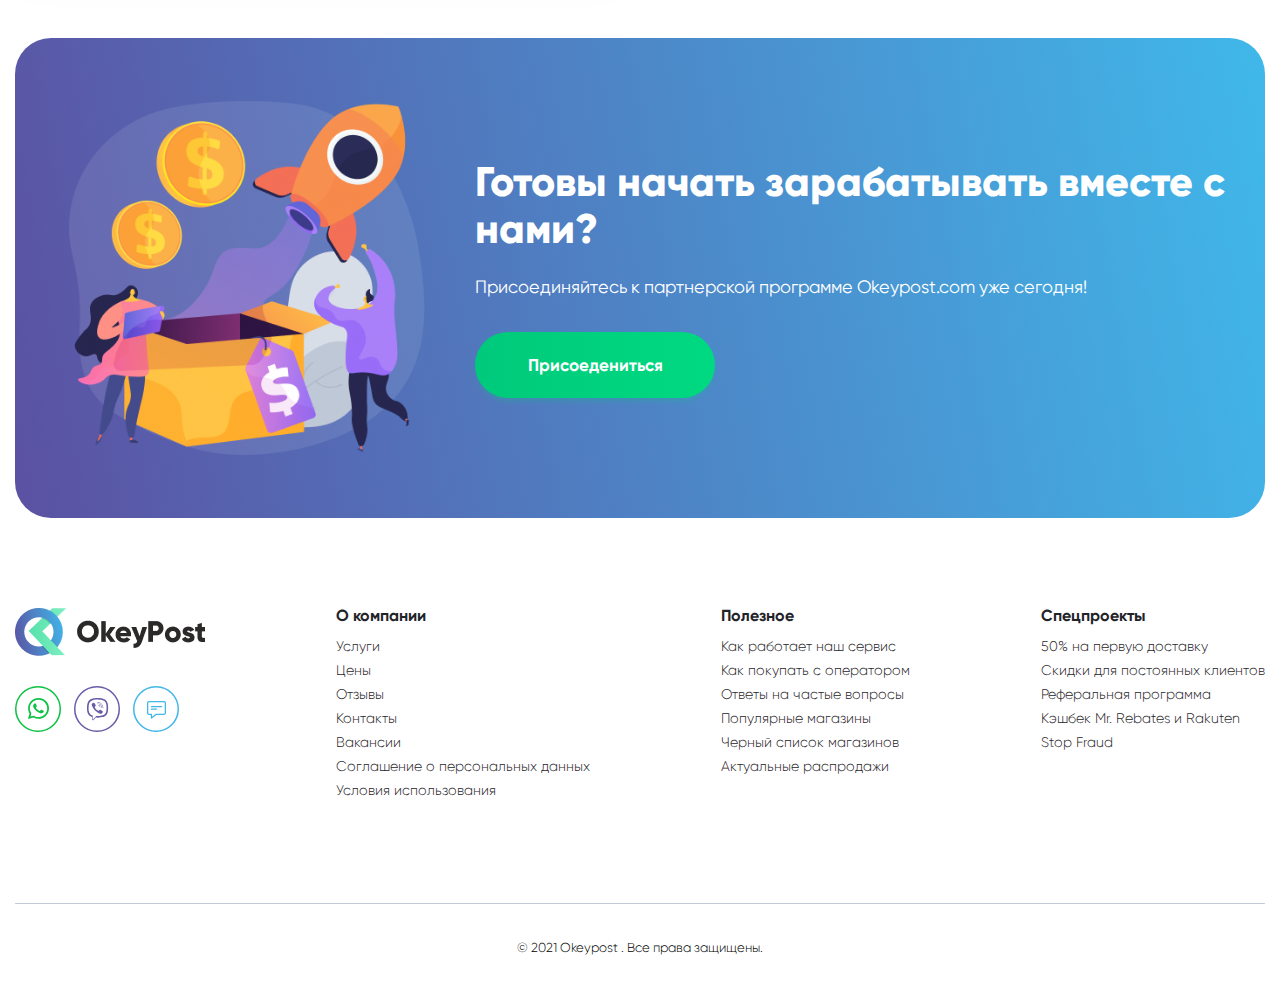
<file: html/bonuses.html>
<!doctype html><html lang="ru"><head><meta charset="UTF-8"><meta http-equiv="X-UA-Compatible" content="IE=edge"><meta name="viewport" content="width=device-width,initial-scale=1,user-scalable=no"><link rel="stylesheet" href="../css/main.css"><title>Бонусы</title></head><body><div class="wrapper"><header class="header"><div class="header__container container"><div class="header__nav-line"><div class="header__logo"><a href="index.html"><img src="../image/header/logo.png" alt="logo"></a></div><div class="menu__body-bg"></div><div class="menu__body"><nav class="header__nav-list"><ul><li><a href="howtobuy.html">Как покупать</a></li><li><a href="sales.html">Распродажи</a></li><li><a href="prices.html">Цены</a></li><li><a href="help.html">Помощь</a></li><li><a href="bonuses.html">Бонусы</a></li><li><a href="blog.html">Блог</a></li><li><a href="shops.html">Магазины</a></li></ul></nav><div class="header__enter" data-name="loginpopup-btn"><img src="../image/header/User.svg" alt="urer"> <span>Вход</span></div><div class="header__btn-block"><a href="#" class="header__btn button" data-name="popup-btn">Связаться с нами</a></div></div><div class="menu__icon"><span></span></div></div></div><div class="popup"><div class="popup__body"><div class="popup__window"><div class="popup__close"><img src="../image/header/popup-close.svg" alt="close"></div><div class="popup__title">Введите ваш номер телефона</div><form class="popup__form" action="#" method="get"><input type="number" name="phone" placeholder="Ваш номер телефона"><div class="popup__form-btn-block"><button class="button" type="submit">Заказать звонок</button></div></form></div></div></div><div class="loginpopup"><div class="loginpopup__body"><div class="loginpopup__window"><div class="loginpopup__close"><img src="../image/header/loginpopup-close.svg" alt="close"></div><div class="loginpopup__title">Выполните вход в ваш личный кабинет</div><form class="loginpopup__form" action="#" method="get"><div class="loginpopup__form-input"><label for="phone">Номер телефона:</label> <input type="number" name="phone" id="phone"></div><div class="loginpopup__form-input"><label for="email">Ваш email:</label> <input type="text" name="email" id="email"></div><div class="loginpopup__form-input"><label for="password">Ваш пароль:</label> <input type="text" name="password" id="password"></div><div class="loginpopup__form-links"><a href="#">Востановление пароля</a> <span>или</span> <a href="#">Быстрая регистрация</a></div><div class="loginpopup__form-btn-block"><button class="button">Войти</button><div class="loginpopup__form-social-links"><a href="#"><img src="../image/header/Google.png" alt="Google"> </a><a href="#"><img src="../image/header/Facebook.png" alt="Facebook"> </a><a href="#"><img src="../image/header/Vkontakte (VK).png" alt="google"></a></div></div></form></div></div></div></header><main class="bonuses-main"><section class="bonusesbord"><div class="bonusesbord__container"><div class="bonusesbord__block"><div class="bonusesbord__block-container container"><div class="bonusesbord__way"><a href="index.html">Главная</a> <span>/</span> <a href="bonuses.html">Бонусы и партнёрская программа</a></div><div class="bonusesbord__title">Бонусы и партнёрская программа</div><div class="bonusesbord__subtitle">Платим $3 с каждой отправленной посылки</div><div class="bonusesbord__btn-block"><a href="#" class="bonusesbord__btn button">Начать зарабатывать</a></div></div></div></div></section><section class="earnwithus"><div class="earnwithus__container container"><div class="earnwithus__title section-title">Зарабатывать с нами — проще простого:</div><div class="earnwithus__items"><div class="earnwithus__item"><div class="earnwithus__item-img"><img src="../image/bonuses-main/item-1.svg" alt="picture"></div><div class="earnwithus__item-name">Дарим скидку 10% вашим друзьям и подписчикам</div><div class="earnwithus__item-description">На их первую отправленную посылку. Вам есть чем мотивировать зарегистрироваться именно по вашему реферальному коду или ссылке.</div></div><div class="earnwithus__item"><div class="earnwithus__item-img"><img src="../image/bonuses-main/item-2.svg" alt="picture"></div><div class="earnwithus__item-name">Платим по £3 за отправленную посылку</div><div class="earnwithus__item-description">Когда клиент, привлеченный по вашей ссылке, отправляет посылку – на ваш счет поступает $3. Вы можете оплачивать этими деньгами ваши посылки или выводить их себе на счет.</div></div><div class="earnwithus__item"><div class="earnwithus__item-img"><img src="../image/bonuses-main/item-3.svg" alt="picture"></div><div class="earnwithus__item-name">Промо на любой вкус</div><div class="earnwithus__item-description">Автоматические или персональные реферальные коды для отправки друзьям или подписчикам в мессенджеры или социальные сети, а также реферальные ссылки и баннеры для ваших сайтов.</div></div><div class="earnwithus__item"><div class="earnwithus__item-img"><img src="../image/bonuses-main/item-4.svg" alt="picture"></div><div class="earnwithus__item-name">Выплаты по запросу</div><div class="earnwithus__item-description">Платим по первому вашему требованию без задержек и других сложностей. Если на счету менее $50 – вы можете тратить их на оплату товаров или доставки. Если больше – выводить на свой счет.</div></div><div class="earnwithus__item"><div class="earnwithus__item-img"><img src="../image/bonuses-main/item-5.svg" alt="picture"></div><div class="earnwithus__item-name">Начисляем кэшбэк £1 на 1 посылку</div><div class="earnwithus__item-description">За каждую отправленную посылку , возможность оплатить после бонусного счета в 10 фунтов</div></div></div></div></section><section class="readywithusbord"><div class="readywithusbord__container"><div class="readywithusbord__block"><div class="readywithusbord__block-container container"><div class="readywithusbord__img"><img src="../image/bonuses-main/readywithusbord-img.png" alt="picture"></div><div class="readywithusbord__content"><div class="readywithusbord__title section-title">Готовы начать зарабатывать вместе с нами?</div><div class="readywithusbord__subtitle">Присоединяйтесь к партнерской программе Okeypost.com уже сегодня!</div><div class="readywithusbord__btn-block"><a class="readywithusbord__btn button" href="#">Присоедениться</a></div></div></div></div></div></section></main><footer class="footer"><div class="footer__container container"><div class="footer__items"><div class="footer__item"><div class="footer__logo"><img src="../image/footer/logo.png" alt="picture"></div><div class="footer__social"><a href="#"><img src="../image/footer/whatsup.svg" alt="picture"> </a><a href="#"><img src="../image/footer/viber.svg" alt="picture"> </a><a href="#"><img src="../image/footer/chat.svg" alt="picture"></a></div></div><div class="footer__item"><div class="footer__item-name" data-name="spoiler-title">О компании</div><div class="footer__item-list"><ul><li><a href="#">Услуги</a></li><li><a href="#">Цены</a></li><li><a href="#">Отзывы</a></li><li><a href="#">Контакты</a></li><li><a href="#">Вакансии</a></li><li><a href="#">Соглашение о персональных данных</a></li><li><a href="#">Условия использования</a></li></ul></div></div><div class="footer__item"><div class="footer__item-name" data-name="spoiler-title">Полезное</div><div class="footer__item-list"><ul><li><a href="#">Как работает наш сервис</a></li><li><a href="#">Как покупать с оператором</a></li><li><a href="#">Ответы на частые вопросы</a></li><li><a href="#">Популярные магазины</a></li><li><a href="#">Черный список магазинов</a></li><li><a href="#">Актуальные распродажи</a></li></ul></div></div><div class="footer__item"><div class="footer__item-name" data-name="spoiler-title">Спецпроекты</div><div class="footer__item-list"><ul><li><a href="#">50% на первую доставку</a></li><li><a href="#">Скидки для постоянных клиентов</a></li><li><a href="#">Реферальная программа</a></li><li><a href="#">Кэшбек Mr. Rebates и Rakuten</a></li><li><a href="#">Stop Fraud</a></li></ul></div></div></div><div class="footer__lisense">© 2021 Okeypost . Все права защищены.</div></div></footer></div><script src="../js/main.js"></script></body></html>
</file>
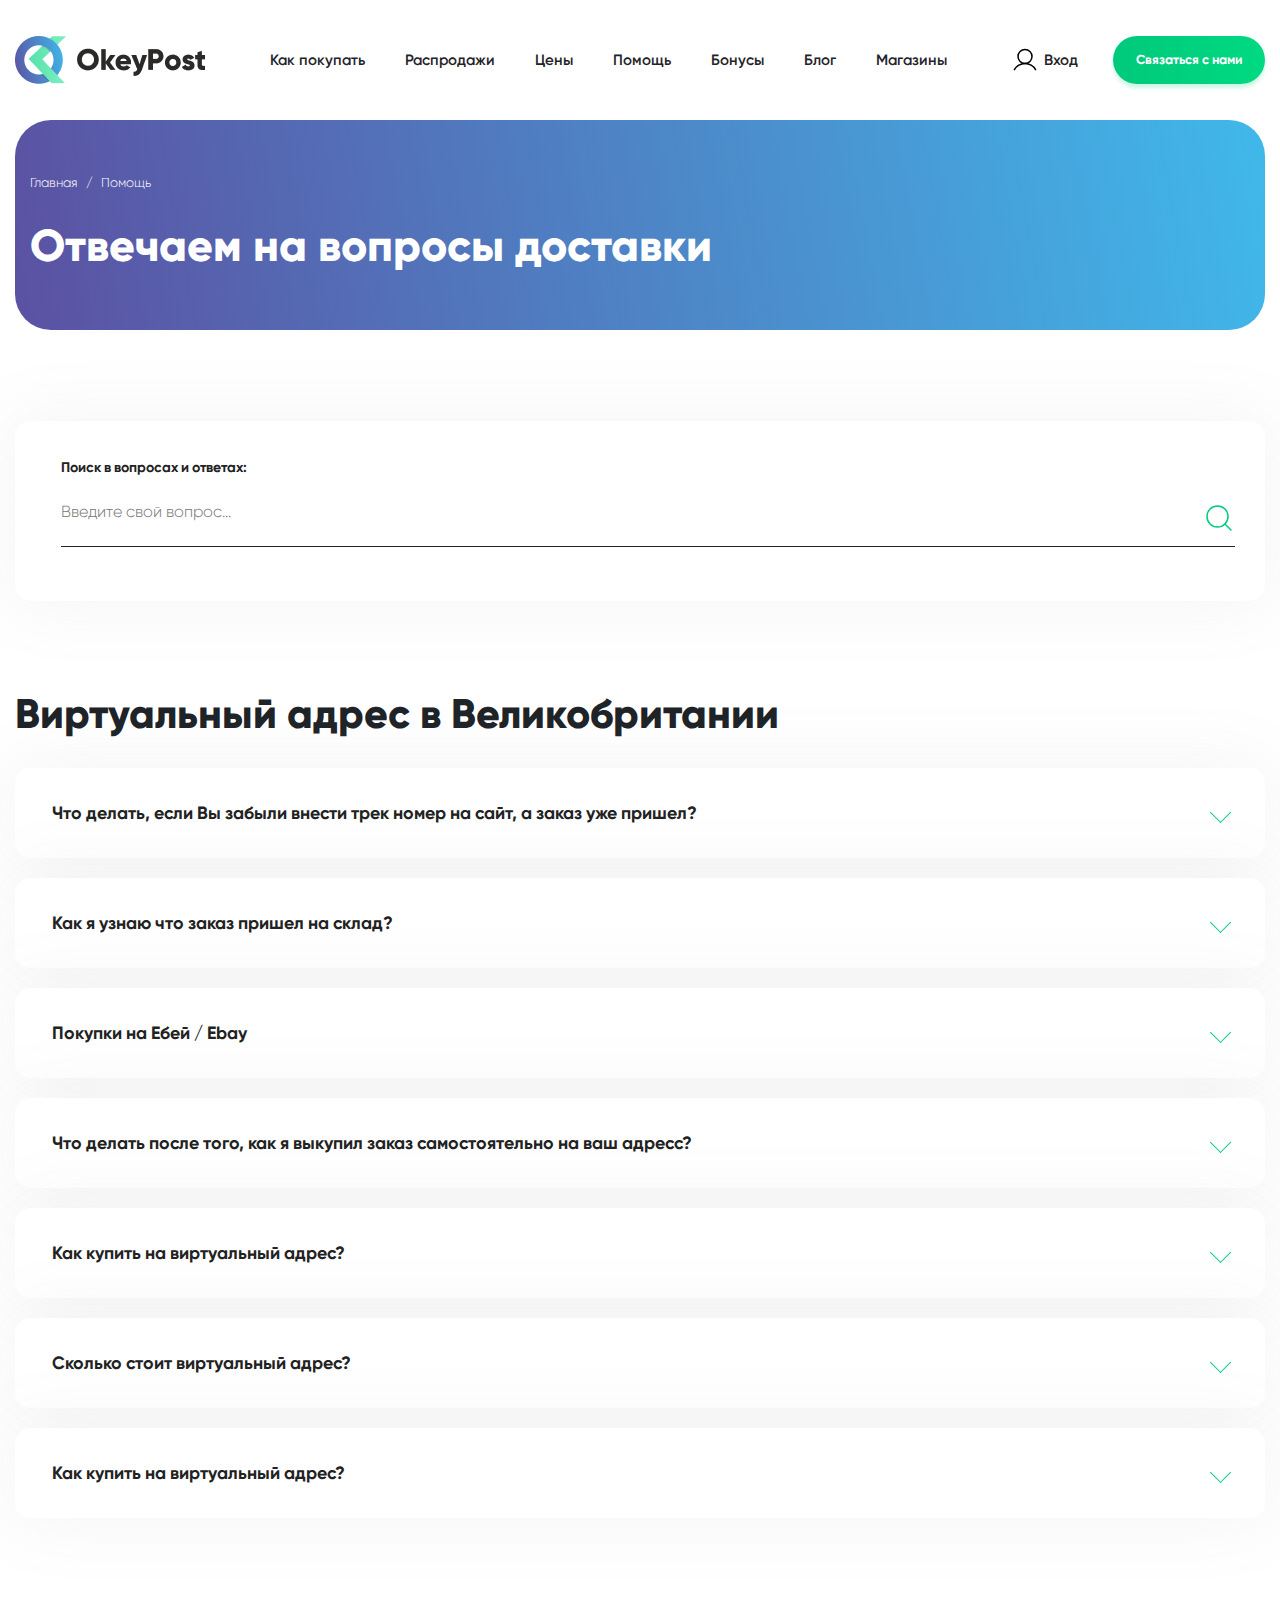
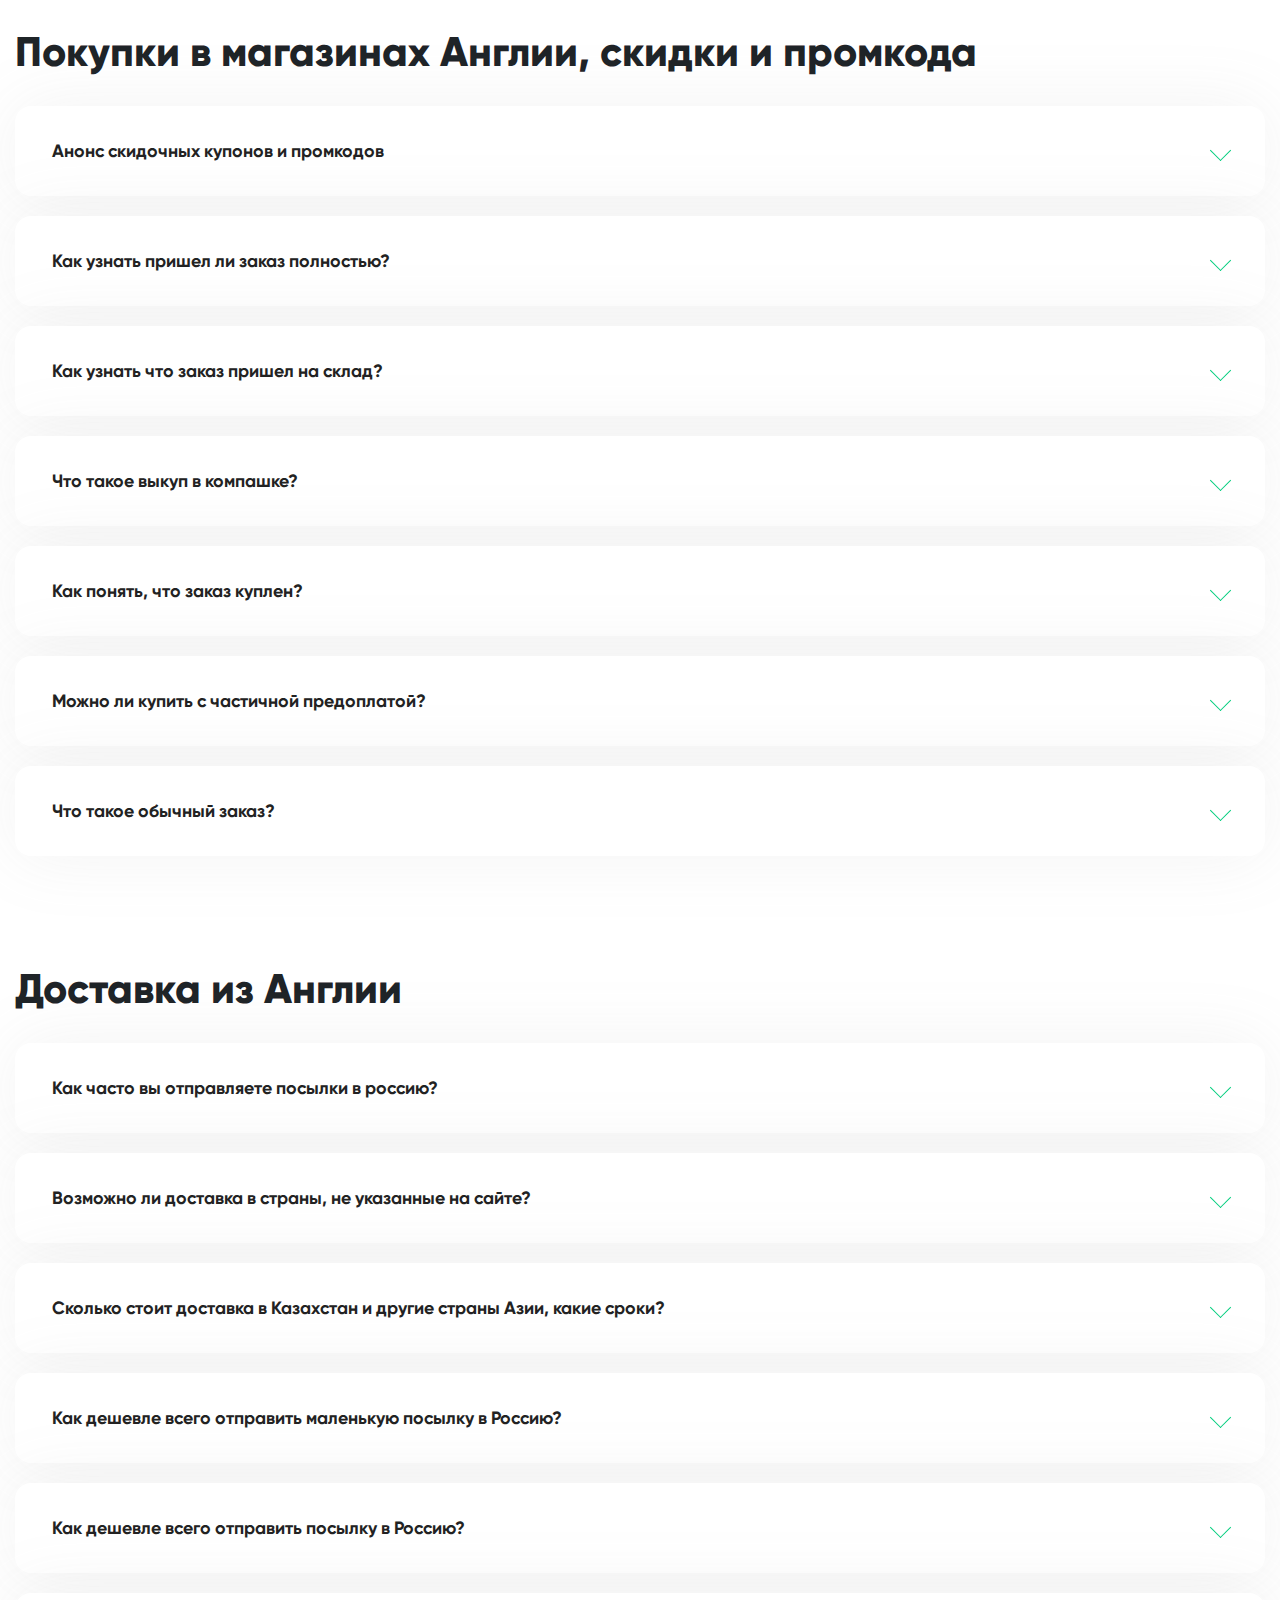
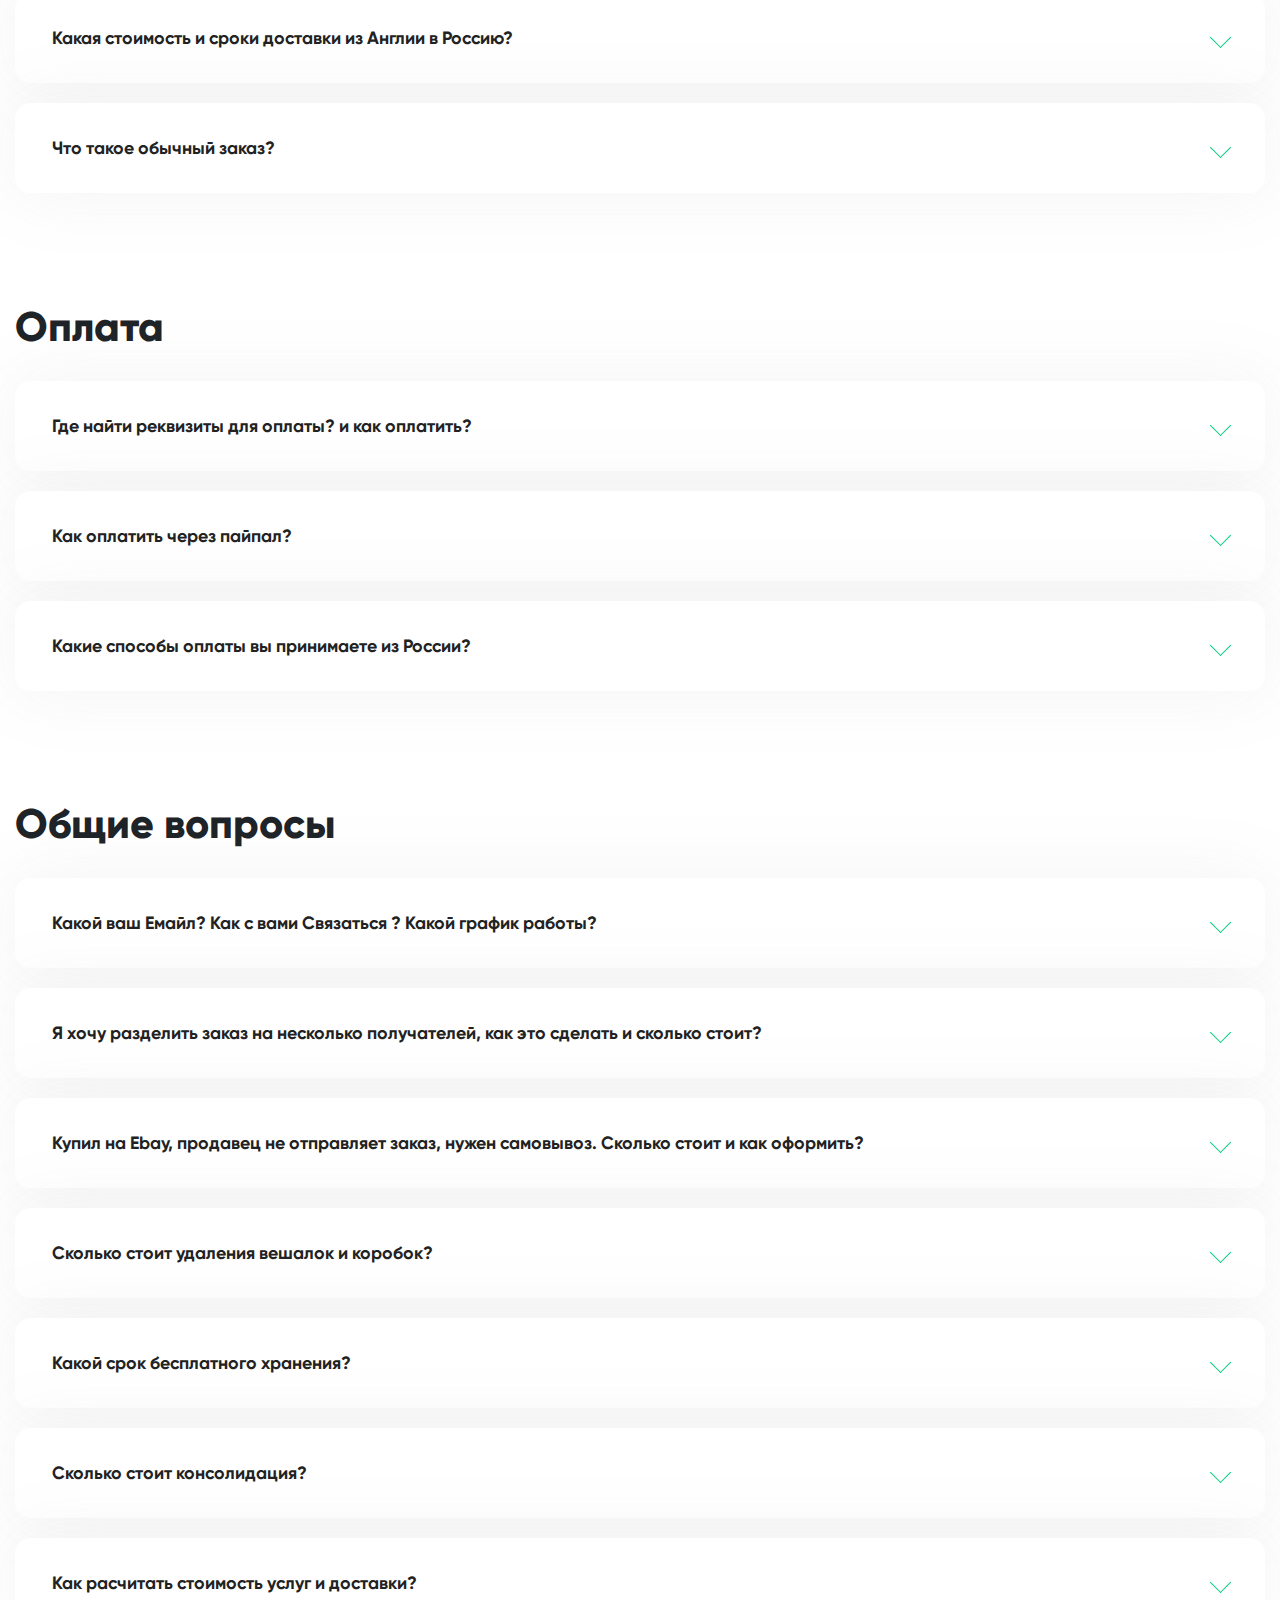
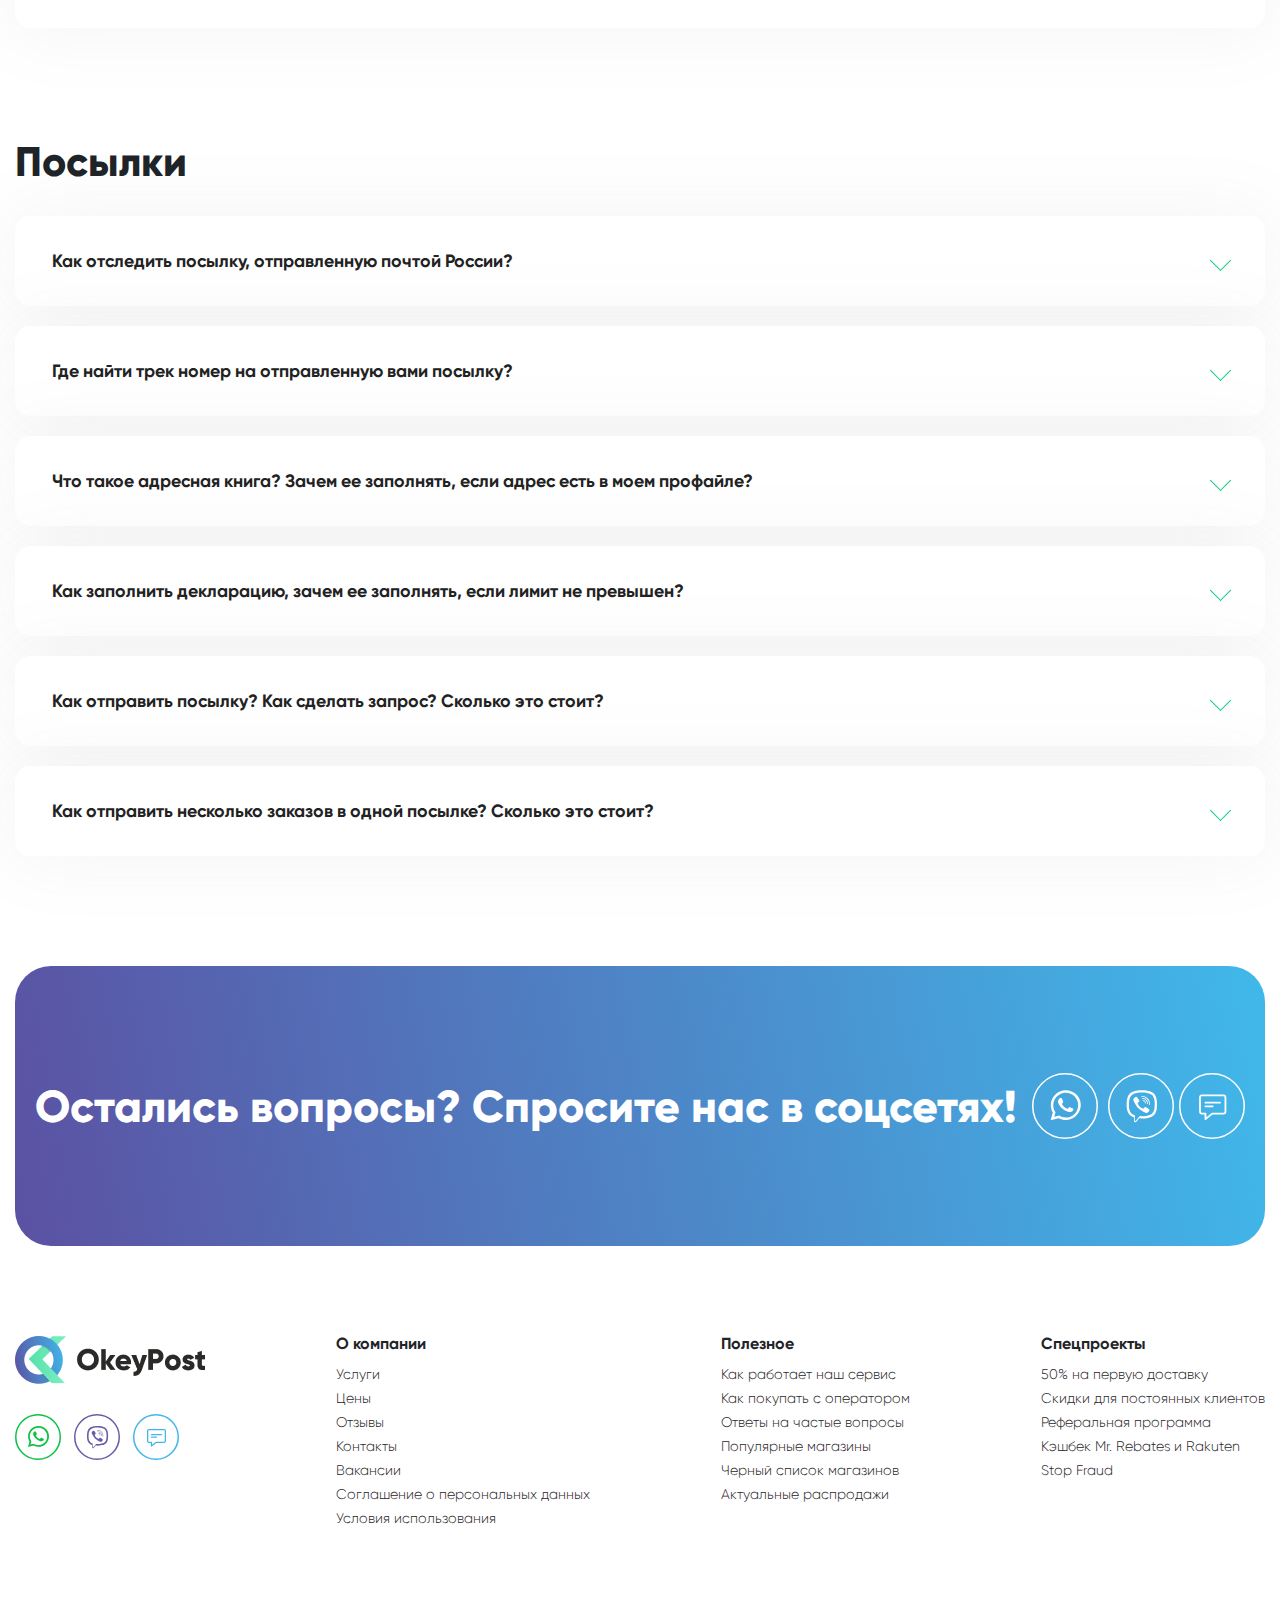
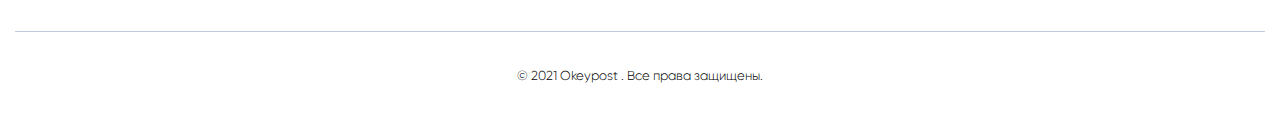
<file: html/help.html>
<!doctype html><html lang="ru"><head><meta charset="UTF-8"><meta http-equiv="X-UA-Compatible" content="IE=edge"><meta name="viewport" content="width=device-width,initial-scale=1,user-scalable=no"><link rel="stylesheet" href="../css/main.css"><title>Помощь</title></head><body><div class="wrapper"><header class="header"><div class="header__container container"><div class="header__nav-line"><div class="header__logo"><a href="index.html"><img src="../image/header/logo.png" alt="logo"></a></div><div class="menu__body-bg"></div><div class="menu__body"><nav class="header__nav-list"><ul><li><a href="howtobuy.html">Как покупать</a></li><li><a href="sales.html">Распродажи</a></li><li><a href="prices.html">Цены</a></li><li><a href="help.html">Помощь</a></li><li><a href="bonuses.html">Бонусы</a></li><li><a href="blog.html">Блог</a></li><li><a href="shops.html">Магазины</a></li></ul></nav><div class="header__enter" data-name="loginpopup-btn"><img src="../image/header/User.svg" alt="urer"> <span>Вход</span></div><div class="header__btn-block"><a href="#" class="header__btn button" data-name="popup-btn">Связаться с нами</a></div></div><div class="menu__icon"><span></span></div></div></div><div class="popup"><div class="popup__body"><div class="popup__window"><div class="popup__close"><img src="../image/header/popup-close.svg" alt="close"></div><div class="popup__title">Введите ваш номер телефона</div><form class="popup__form" action="#" method="get"><input type="number" name="phone" placeholder="Ваш номер телефона"><div class="popup__form-btn-block"><button class="button" type="submit">Заказать звонок</button></div></form></div></div></div><div class="loginpopup"><div class="loginpopup__body"><div class="loginpopup__window"><div class="loginpopup__close"><img src="../image/header/loginpopup-close.svg" alt="close"></div><div class="loginpopup__title">Выполните вход в ваш личный кабинет</div><form class="loginpopup__form" action="#" method="get"><div class="loginpopup__form-input"><label for="phone">Номер телефона:</label> <input type="number" name="phone" id="phone"></div><div class="loginpopup__form-input"><label for="email">Ваш email:</label> <input type="text" name="email" id="email"></div><div class="loginpopup__form-input"><label for="password">Ваш пароль:</label> <input type="text" name="password" id="password"></div><div class="loginpopup__form-links"><a href="#">Востановление пароля</a> <span>или</span> <a href="#">Быстрая регистрация</a></div><div class="loginpopup__form-btn-block"><button class="button">Войти</button><div class="loginpopup__form-social-links"><a href="#"><img src="../image/header/Google.png" alt="Google"> </a><a href="#"><img src="../image/header/Facebook.png" alt="Facebook"> </a><a href="#"><img src="../image/header/Vkontakte (VK).png" alt="google"></a></div></div></form></div></div></div></header><main class="help-main"><section class="helpbord"><div class="helpbord__container"><div class="helpbord__block"><div class="helpbord__block-container container"><div class="helpbord__way"><a href="index.html">Главная</a> <span>/</span> <a href="help.html">Помощь</a></div><div class="helpbord__title">Отвечаем на вопросы доставки</div></div></div></div></section><section class="search"><div class="search__container container"><div class="search__block"><div class="search__title">Поиск в вопросах и ответах:</div><form class="search__form" action="#" method="get"><div class="search__form-input"><input type="text" name="question" placeholder="Введите свой вопрос..."> <a href="#" class="search__form-input-event"><img src="../image/help-main/MagnifyingGlass.svg" alt="search"></a></div></form></div></div></section><section class="virtualaddress questions"><div class="virtualaddress questions__container container"><div class="virtualaddress questions__title section-title">Виртуальный адрес в Великобритании</div><div class="virtualaddress questions__items"><div class="virtualaddress questions__item"><div class="virtualaddress questions__item-name" data-name="spoiler-title">Что делать, если Вы забыли внести трек номер на сайт, а заказ уже пришел?</div><div class="virtualaddress questions__item-text">Lorem ipsum dolor sit amet consectetur adipisicing elit. Unde voluptatibus enim sunt, dicta qui doloribus! Cum enim provident eligendi itaque illum in voluptatibus sequi, fugit eaque debitis ab hic nam? Lorem ipsum dolor sit amet consectetur, adipisicing elit. Molestiae labore porro tenetur assumenda exercitationem odio velit doloremque error beatae dolor quis, voluptas in magni quisquam obcaecati illum. Libero, in repellat. Lorem ipsum dolor sit amet consectetur adipisicing elit. Ex, autem. Nam reprehenderit assumenda nemo dignissimos tempore voluptas provident, accusantium explicabo ea sint sunt velit? Officiis laboriosam porro alias temporibus! Laboriosam!</div></div><div class="virtualaddress questions__item"><div class="virtualaddress questions__item-name" data-name="spoiler-title">Как я узнаю что заказ пришел на склад?</div><div class="virtualaddress questions__item-text">Lorem ipsum dolor sit amet consectetur adipisicing elit. Unde voluptatibus enim sunt, dicta qui doloribus! Cum enim provident eligendi itaque illum in voluptatibus sequi, fugit eaque debitis ab hic nam? Lorem ipsum dolor sit amet consectetur adipisicing elit. Unde voluptatibus enim sunt, dicta qui doloribus! Cum enim provident eligendi itaque illum in voluptatibus sequi, fugit eaque debitis ab hic nam? Lorem ipsum dolor sit amet consectetur, adipisicing elit. Molestiae labore porro tenetur assumenda exercitationem odio velit doloremque error beatae dolor quis, voluptas in magni quisquam obcaecati illum. Libero, in repellat. Lorem ipsum dolor sit amet consectetur adipisicing elit. Ex, autem. Nam reprehenderit assumenda nemo dignissimos tempore voluptas provident, accusantium explicabo ea sint sunt velit? Officiis laboriosam porro alias temporibus! Laboriosam!</div></div><div class="virtualaddress questions__item"><div class="virtualaddress questions__item-name" data-name="spoiler-title">Покупки на Eбeй / Ebay</div><div class="virtualaddress questions__item-text">Lorem ipsum dolor sit amet consectetur adipisicing elit. Unde voluptatibus enim sunt, dicta qui doloribus! Cum enim provident eligendi itaque illum in voluptatibus sequi, fugit eaque debitis ab hic nam? Lorem ipsum dolor sit amet consectetur adipisicing elit. Unde voluptatibus enim sunt, dicta qui doloribus! Cum enim provident eligendi itaque illum in voluptatibus sequi, fugit eaque debitis ab hic nam? Lorem ipsum dolor sit amet consectetur, adipisicing elit. Molestiae labore porro tenetur assumenda exercitationem odio velit doloremque error beatae dolor quis, voluptas in magni quisquam obcaecati illum. Libero, in repellat. Lorem ipsum dolor sit amet consectetur adipisicing elit. Ex, autem. Nam reprehenderit assumenda nemo dignissimos tempore voluptas provident, accusantium explicabo ea sint sunt velit? Officiis laboriosam porro alias temporibus! Laboriosam!</div></div><div class="virtualaddress questions__item"><div class="virtualaddress questions__item-name" data-name="spoiler-title">Что делать после того, как я выкупил заказ самостоятельно на ваш адресс?</div><div class="virtualaddress questions__item-text">Lorem ipsum dolor sit amet consectetur adipisicing elit. Unde voluptatibus enim sunt, dicta qui doloribus! Cum enim provident eligendi itaque illum in voluptatibus sequi, fugit eaque debitis ab hic nam? Lorem ipsum dolor sit amet consectetur adipisicing elit. Unde voluptatibus enim sunt, dicta qui doloribus! Cum enim provident eligendi itaque illum in voluptatibus sequi, fugit eaque debitis ab hic nam? Lorem ipsum dolor sit amet consectetur, adipisicing elit. Molestiae labore porro tenetur assumenda exercitationem odio velit doloremque error beatae dolor quis, voluptas in magni quisquam obcaecati illum. Libero, in repellat. Lorem ipsum dolor sit amet consectetur adipisicing elit. Ex, autem. Nam reprehenderit assumenda nemo dignissimos tempore voluptas provident, accusantium explicabo ea sint sunt velit? Officiis laboriosam porro alias temporibus! Laboriosam!</div></div><div class="virtualaddress questions__item"><div class="virtualaddress questions__item-name" data-name="spoiler-title">Как купить на виртуальный адрес?</div><div class="virtualaddress questions__item-text">Lorem ipsum dolor sit amet consectetur adipisicing elit. Unde voluptatibus enim sunt, dicta qui doloribus! Cum enim provident eligendi itaque illum in voluptatibus sequi, fugit eaque debitis ab hic nam? Lorem ipsum dolor sit amet consectetur adipisicing elit. Unde voluptatibus enim sunt, dicta qui doloribus! Cum enim provident eligendi itaque illum in voluptatibus sequi, fugit eaque debitis ab hic nam? Lorem ipsum dolor sit amet consectetur, adipisicing elit. Molestiae labore porro tenetur assumenda exercitationem odio velit doloremque error beatae dolor quis, voluptas in magni quisquam obcaecati illum. Libero, in repellat. Lorem ipsum dolor sit amet consectetur adipisicing elit. Ex, autem. Nam reprehenderit assumenda nemo dignissimos tempore voluptas provident, accusantium explicabo ea sint sunt velit? Officiis laboriosam porro alias temporibus! Laboriosam!</div></div><div class="virtualaddress questions__item"><div class="virtualaddress questions__item-name" data-name="spoiler-title">Сколько стоит виртуальный адрес?</div><div class="virtualaddress questions__item-text">Lorem ipsum dolor sit amet consectetur adipisicing elit. Unde voluptatibus enim sunt, dicta qui doloribus! Cum enim provident eligendi itaque illum in voluptatibus sequi, fugit eaque debitis ab hic nam? Lorem ipsum dolor sit amet consectetur adipisicing elit. Unde voluptatibus enim sunt, dicta qui doloribus! Cum enim provident eligendi itaque illum in voluptatibus sequi, fugit eaque debitis ab hic nam? Lorem ipsum dolor sit amet consectetur, adipisicing elit. Molestiae labore porro tenetur assumenda exercitationem odio velit doloremque error beatae dolor quis, voluptas in magni quisquam obcaecati illum. Libero, in repellat. Lorem ipsum dolor sit amet consectetur adipisicing elit. Ex, autem. Nam reprehenderit assumenda nemo dignissimos tempore voluptas provident, accusantium explicabo ea sint sunt velit? Officiis laboriosam porro alias temporibus! Laboriosam!</div></div><div class="virtualaddress questions__item"><div class="virtualaddress questions__item-name" data-name="spoiler-title">Как купить на виртуальный адрес?</div><div class="virtualaddress questions__item-text">Lorem ipsum dolor sit amet consectetur adipisicing elit. Unde voluptatibus enim sunt, dicta qui doloribus! Cum enim provident eligendi itaque illum in voluptatibus sequi, fugit eaque debitis ab hic nam? Lorem ipsum dolor sit amet consectetur adipisicing elit. Unde voluptatibus enim sunt, dicta qui doloribus! Cum enim provident eligendi itaque illum in voluptatibus sequi, fugit eaque debitis ab hic nam? Lorem ipsum dolor sit amet consectetur, adipisicing elit. Molestiae labore porro tenetur assumenda exercitationem odio velit doloremque error beatae dolor quis, voluptas in magni quisquam obcaecati illum. Libero, in repellat. Lorem ipsum dolor sit amet consectetur adipisicing elit. Ex, autem. Nam reprehenderit assumenda nemo dignissimos tempore voluptas provident, accusantium explicabo ea sint sunt velit? Officiis laboriosam porro alias temporibus! Laboriosam!</div></div></div></div></section><section class="inengshop questions"><div class="inengshop questions__container container"><div class="inengshop questions__title section-title">Покупки в магазинаx Англии, скидки и промкода</div><div class="inengshop questions__items"><div class="inengshop questions__item"><div class="inengshop questions__item-name" data-name="spoiler-title">Анонс скидочныx купонов и промкодов</div><div class="inengshop questions__item-text">Lorem ipsum dolor sit amet consectetur adipisicing elit. Unde voluptatibus enim sunt, dicta qui doloribus! Cum enim provident eligendi itaque illum in voluptatibus sequi, fugit eaque debitis ab hic nam? Lorem ipsum dolor sit amet consectetur, adipisicing elit. Molestiae labore porro tenetur assumenda exercitationem odio velit doloremque error beatae dolor quis, voluptas in magni quisquam obcaecati illum. Libero, in repellat. Lorem ipsum dolor sit amet consectetur adipisicing elit. Ex, autem. Nam reprehenderit assumenda nemo dignissimos tempore voluptas provident, accusantium explicabo ea sint sunt velit? Officiis laboriosam porro alias temporibus! Laboriosam!</div></div><div class="inengshop questions__item"><div class="inengshop questions__item-name" data-name="spoiler-title">Как узнать пришел ли заказ полностью?</div><div class="inengshop questions__item-text">Lorem ipsum dolor sit amet consectetur adipisicing elit. Unde voluptatibus enim sunt, dicta qui doloribus! Cum enim provident eligendi itaque illum in voluptatibus sequi, fugit eaque debitis ab hic nam? Lorem ipsum dolor sit amet consectetur, adipisicing elit. Molestiae labore porro tenetur assumenda exercitationem odio velit doloremque error beatae dolor quis, voluptas in magni quisquam obcaecati illum. Libero, in repellat. Lorem ipsum dolor sit amet consectetur adipisicing elit. Ex, autem. Nam reprehenderit assumenda nemo dignissimos tempore voluptas provident, accusantium explicabo ea sint sunt velit? Officiis laboriosam porro alias temporibus! Laboriosam!</div></div><div class="inengshop questions__item"><div class="inengshop questions__item-name" data-name="spoiler-title">Как узнать что заказ пришел на склад?</div><div class="inengshop questions__item-text">Lorem ipsum dolor sit amet consectetur adipisicing elit. Unde voluptatibus enim sunt, dicta qui doloribus! Cum enim provident eligendi itaque illum in voluptatibus sequi, fugit eaque debitis ab hic nam? Lorem ipsum dolor sit amet consectetur, adipisicing elit. Molestiae labore porro tenetur assumenda exercitationem odio velit doloremque error beatae dolor quis, voluptas in magni quisquam obcaecati illum. Libero, in repellat. Lorem ipsum dolor sit amet consectetur adipisicing elit. Ex, autem. Nam reprehenderit assumenda nemo dignissimos tempore voluptas provident, accusantium explicabo ea sint sunt velit? Officiis laboriosam porro alias temporibus! Laboriosam!</div></div><div class="inengshop questions__item"><div class="inengshop questions__item-name" data-name="spoiler-title">Что такое выкуп в компашке?</div><div class="inengshop questions__item-text">Lorem ipsum dolor sit amet consectetur adipisicing elit. Unde voluptatibus enim sunt, dicta qui doloribus! Cum enim provident eligendi itaque illum in voluptatibus sequi, fugit eaque debitis ab hic nam? Lorem ipsum dolor sit amet consectetur, adipisicing elit. Molestiae labore porro tenetur assumenda exercitationem odio velit doloremque error beatae dolor quis, voluptas in magni quisquam obcaecati illum. Libero, in repellat. Lorem ipsum dolor sit amet consectetur adipisicing elit. Ex, autem. Nam reprehenderit assumenda nemo dignissimos tempore voluptas provident, accusantium explicabo ea sint sunt velit? Officiis laboriosam porro alias temporibus! Laboriosam!</div></div><div class="inengshop questions__item"><div class="inengshop questions__item-name" data-name="spoiler-title">Как понять, что заказ куплен?</div><div class="inengshop questions__item-text">Lorem ipsum dolor sit amet consectetur adipisicing elit. Unde voluptatibus enim sunt, dicta qui doloribus! Cum enim provident eligendi itaque illum in voluptatibus sequi, fugit eaque debitis ab hic nam? Lorem ipsum dolor sit amet consectetur, adipisicing elit. Molestiae labore porro tenetur assumenda exercitationem odio velit doloremque error beatae dolor quis, voluptas in magni quisquam obcaecati illum. Libero, in repellat. Lorem ipsum dolor sit amet consectetur adipisicing elit. Ex, autem. Nam reprehenderit assumenda nemo dignissimos tempore voluptas provident, accusantium explicabo ea sint sunt velit? Officiis laboriosam porro alias temporibus! Laboriosam!</div></div><div class="inengshop questions__item"><div class="inengshop questions__item-name" data-name="spoiler-title">Можно ли купить с частичной предоплатой?</div><div class="inengshop questions__item-text">Lorem ipsum dolor sit amet consectetur adipisicing elit. Unde voluptatibus enim sunt, dicta qui doloribus! Cum enim provident eligendi itaque illum in voluptatibus sequi, fugit eaque debitis ab hic nam? Lorem ipsum dolor sit amet consectetur, adipisicing elit. Molestiae labore porro tenetur assumenda exercitationem odio velit doloremque error beatae dolor quis, voluptas in magni quisquam obcaecati illum. Libero, in repellat. Lorem ipsum dolor sit amet consectetur adipisicing elit. Ex, autem. Nam reprehenderit assumenda nemo dignissimos tempore voluptas provident, accusantium explicabo ea sint sunt velit? Officiis laboriosam porro alias temporibus! Laboriosam!</div></div><div class="inengshop questions__item"><div class="inengshop questions__item-name" data-name="spoiler-title">Что такое обычный заказ?</div><div class="inengshop questions__item-text">Lorem ipsum dolor sit amet consectetur adipisicing elit. Unde voluptatibus enim sunt, dicta qui doloribus! Cum enim provident eligendi itaque illum in voluptatibus sequi, fugit eaque debitis ab hic nam? Lorem ipsum dolor sit amet consectetur, adipisicing elit. Molestiae labore porro tenetur assumenda exercitationem odio velit doloremque error beatae dolor quis, voluptas in magni quisquam obcaecati illum. Libero, in repellat. Lorem ipsum dolor sit amet consectetur adipisicing elit. Ex, autem. Nam reprehenderit assumenda nemo dignissimos tempore voluptas provident, accusantium explicabo ea sint sunt velit? Officiis laboriosam porro alias temporibus! Laboriosam!</div></div></div></div></section><section class="devfromeng questions"><div class="devfromeng questions__container container"><div class="devfromeng questions__title section-title">Доставка из Англии</div><div class="devfromeng questions__items"><div class="devfromeng questions__item"><div class="devfromeng questions__item-name" data-name="spoiler-title">Как часто вы отправляете посылки в россию?</div><div class="devfromeng questions__item-text">Lorem ipsum dolor sit amet consectetur adipisicing elit. Unde voluptatibus enim sunt, dicta qui doloribus! Cum enim provident eligendi itaque illum in voluptatibus sequi, fugit eaque debitis ab hic nam? Lorem ipsum dolor sit amet consectetur, adipisicing elit. Molestiae labore porro tenetur assumenda exercitationem odio velit doloremque error beatae dolor quis, voluptas in magni quisquam obcaecati illum. Libero, in repellat. Lorem ipsum dolor sit amet consectetur adipisicing elit. Ex, autem. Nam reprehenderit assumenda nemo dignissimos tempore voluptas provident, accusantium explicabo ea sint sunt velit? Officiis laboriosam porro alias temporibus! Laboriosam!</div></div><div class="devfromeng questions__item"><div class="devfromeng questions__item-name" data-name="spoiler-title">Возможно ли доставка в страны, не указанные на сайте?</div><div class="devfromeng questions__item-text">Lorem ipsum dolor sit amet consectetur adipisicing elit. Unde voluptatibus enim sunt, dicta qui doloribus! Cum enim provident eligendi itaque illum in voluptatibus sequi, fugit eaque debitis ab hic nam? Lorem ipsum dolor sit amet consectetur, adipisicing elit. Molestiae labore porro tenetur assumenda exercitationem odio velit doloremque error beatae dolor quis, voluptas in magni quisquam obcaecati illum. Libero, in repellat. Lorem ipsum dolor sit amet consectetur adipisicing elit. Ex, autem. Nam reprehenderit assumenda nemo dignissimos tempore voluptas provident, accusantium explicabo ea sint sunt velit? Officiis laboriosam porro alias temporibus! Laboriosam!</div></div><div class="devfromeng questions__item"><div class="devfromeng questions__item-name" data-name="spoiler-title">Сколько стоит доставка в Казаxстан и другие страны Азии, какие сроки?</div><div class="devfromeng questions__item-text">Lorem ipsum dolor sit amet consectetur adipisicing elit. Unde voluptatibus enim sunt, dicta qui doloribus! Cum enim provident eligendi itaque illum in voluptatibus sequi, fugit eaque debitis ab hic nam? Lorem ipsum dolor sit amet consectetur, adipisicing elit. Molestiae labore porro tenetur assumenda exercitationem odio velit doloremque error beatae dolor quis, voluptas in magni quisquam obcaecati illum. Libero, in repellat. Lorem ipsum dolor sit amet consectetur adipisicing elit. Ex, autem. Nam reprehenderit assumenda nemo dignissimos tempore voluptas provident, accusantium explicabo ea sint sunt velit? Officiis laboriosam porro alias temporibus! Laboriosam!</div></div><div class="devfromeng questions__item"><div class="devfromeng questions__item-name" data-name="spoiler-title">Как дешевле всего отправить маленькую посылку в Россию?</div><div class="devfromeng questions__item-text">Lorem ipsum dolor sit amet consectetur adipisicing elit. Unde voluptatibus enim sunt, dicta qui doloribus! Cum enim provident eligendi itaque illum in voluptatibus sequi, fugit eaque debitis ab hic nam? Lorem ipsum dolor sit amet consectetur, adipisicing elit. Molestiae labore porro tenetur assumenda exercitationem odio velit doloremque error beatae dolor quis, voluptas in magni quisquam obcaecati illum. Libero, in repellat. Lorem ipsum dolor sit amet consectetur adipisicing elit. Ex, autem. Nam reprehenderit assumenda nemo dignissimos tempore voluptas provident, accusantium explicabo ea sint sunt velit? Officiis laboriosam porro alias temporibus! Laboriosam!</div></div><div class="devfromeng questions__item"><div class="devfromeng questions__item-name" data-name="spoiler-title">Как дешевле всего отправить посылку в Россию?</div><div class="devfromeng questions__item-text">Lorem ipsum dolor sit amet consectetur adipisicing elit. Unde voluptatibus enim sunt, dicta qui doloribus! Cum enim provident eligendi itaque illum in voluptatibus sequi, fugit eaque debitis ab hic nam? Lorem ipsum dolor sit amet consectetur, adipisicing elit. Molestiae labore porro tenetur assumenda exercitationem odio velit doloremque error beatae dolor quis, voluptas in magni quisquam obcaecati illum. Libero, in repellat. Lorem ipsum dolor sit amet consectetur adipisicing elit. Ex, autem. Nam reprehenderit assumenda nemo dignissimos tempore voluptas provident, accusantium explicabo ea sint sunt velit? Officiis laboriosam porro alias temporibus! Laboriosam!</div></div><div class="devfromeng questions__item"><div class="devfromeng questions__item-name" data-name="spoiler-title">Какая стоимость и сроки доставки из Англии в Россию?</div><div class="devfromeng questions__item-text">Lorem ipsum dolor sit amet consectetur adipisicing elit. Unde voluptatibus enim sunt, dicta qui doloribus! Cum enim provident eligendi itaque illum in voluptatibus sequi, fugit eaque debitis ab hic nam? Lorem ipsum dolor sit amet consectetur, adipisicing elit. Molestiae labore porro tenetur assumenda exercitationem odio velit doloremque error beatae dolor quis, voluptas in magni quisquam obcaecati illum. Libero, in repellat. Lorem ipsum dolor sit amet consectetur adipisicing elit. Ex, autem. Nam reprehenderit assumenda nemo dignissimos tempore voluptas provident, accusantium explicabo ea sint sunt velit? Officiis laboriosam porro alias temporibus! Laboriosam!</div></div><div class="devfromeng questions__item"><div class="devfromeng questions__item-name" data-name="spoiler-title">Что такое обычный заказ?</div><div class="devfromeng questions__item-text">Lorem ipsum dolor sit amet consectetur adipisicing elit. Unde voluptatibus enim sunt, dicta qui doloribus! Cum enim provident eligendi itaque illum in voluptatibus sequi, fugit eaque debitis ab hic nam? Lorem ipsum dolor sit amet consectetur, adipisicing elit. Molestiae labore porro tenetur assumenda exercitationem odio velit doloremque error beatae dolor quis, voluptas in magni quisquam obcaecati illum. Libero, in repellat. Lorem ipsum dolor sit amet consectetur adipisicing elit. Ex, autem. Nam reprehenderit assumenda nemo dignissimos tempore voluptas provident, accusantium explicabo ea sint sunt velit? Officiis laboriosam porro alias temporibus! Laboriosam!</div></div></div></div></section><section class="payment questions"><div class="payment questions__container container"><div class="payment questions__title section-title">Оплата</div><div class="payment questions__items"><div class="payment questions__item"><div class="payment questions__item-name" data-name="spoiler-title">Где найти реквизиты для оплаты? и как оплатить?</div><div class="payment questions__item-text">Lorem ipsum dolor sit amet consectetur adipisicing elit. Unde voluptatibus enim sunt, dicta qui doloribus! Cum enim provident eligendi itaque illum in voluptatibus sequi, fugit eaque debitis ab hic nam? Lorem ipsum dolor sit amet consectetur, adipisicing elit. Molestiae labore porro tenetur assumenda exercitationem odio velit doloremque error beatae dolor quis, voluptas in magni quisquam obcaecati illum. Libero, in repellat. Lorem ipsum dolor sit amet consectetur adipisicing elit. Ex, autem. Nam reprehenderit assumenda nemo dignissimos tempore voluptas provident, accusantium explicabo ea sint sunt velit? Officiis laboriosam porro alias temporibus! Laboriosam!</div></div><div class="payment questions__item"><div class="payment questions__item-name" data-name="spoiler-title">Как оплатить через пайпал?</div><div class="payment questions__item-text">Lorem ipsum dolor sit amet consectetur adipisicing elit. Unde voluptatibus enim sunt, dicta qui doloribus! Cum enim provident eligendi itaque illum in voluptatibus sequi, fugit eaque debitis ab hic nam? Lorem ipsum dolor sit amet consectetur, adipisicing elit. Molestiae labore porro tenetur assumenda exercitationem odio velit doloremque error beatae dolor quis, voluptas in magni quisquam obcaecati illum. Libero, in repellat. Lorem ipsum dolor sit amet consectetur adipisicing elit. Ex, autem. Nam reprehenderit assumenda nemo dignissimos tempore voluptas provident, accusantium explicabo ea sint sunt velit? Officiis laboriosam porro alias temporibus! Laboriosam!</div></div><div class="payment questions__item"><div class="payment questions__item-name" data-name="spoiler-title">Какие способы оплаты вы принимаете из России?</div><div class="payment questions__item-text">Lorem ipsum dolor sit amet consectetur adipisicing elit. Unde voluptatibus enim sunt, dicta qui doloribus! Cum enim provident eligendi itaque illum in voluptatibus sequi, fugit eaque debitis ab hic nam? Lorem ipsum dolor sit amet consectetur, adipisicing elit. Molestiae labore porro tenetur assumenda exercitationem odio velit doloremque error beatae dolor quis, voluptas in magni quisquam obcaecati illum. Libero, in repellat. Lorem ipsum dolor sit amet consectetur adipisicing elit. Ex, autem. Nam reprehenderit assumenda nemo dignissimos tempore voluptas provident, accusantium explicabo ea sint sunt velit? Officiis laboriosam porro alias temporibus! Laboriosam!</div></div></div></div></section><section class="general questions"><div class="general questions__container container"><div class="general questions__title section-title">Общие вопросы</div><div class="general questions__items"><div class="general questions__item"><div class="general questions__item-name" data-name="spoiler-title">Какой ваш Емайл? Как с вами Связаться ? Какой график работы?</div><div class="general questions__item-text">Lorem ipsum dolor sit amet consectetur adipisicing elit. Unde voluptatibus enim sunt, dicta qui doloribus! Cum enim provident eligendi itaque illum in voluptatibus sequi, fugit eaque debitis ab hic nam? Lorem ipsum dolor sit amet consectetur, adipisicing elit. Molestiae labore porro tenetur assumenda exercitationem odio velit doloremque error beatae dolor quis, voluptas in magni quisquam obcaecati illum. Libero, in repellat. Lorem ipsum dolor sit amet consectetur adipisicing elit. Ex, autem. Nam reprehenderit assumenda nemo dignissimos tempore voluptas provident, accusantium explicabo ea sint sunt velit? Officiis laboriosam porro alias temporibus! Laboriosam!</div></div><div class="general questions__item"><div class="general questions__item-name" data-name="spoiler-title">Я xочу разделить заказ на несколько получателей, как это сделать и сколько стоит?</div><div class="general questions__item-text">Lorem ipsum dolor sit amet consectetur adipisicing elit. Unde voluptatibus enim sunt, dicta qui doloribus! Cum enim provident eligendi itaque illum in voluptatibus sequi, fugit eaque debitis ab hic nam? Lorem ipsum dolor sit amet consectetur, adipisicing elit. Molestiae labore porro tenetur assumenda exercitationem odio velit doloremque error beatae dolor quis, voluptas in magni quisquam obcaecati illum. Libero, in repellat. Lorem ipsum dolor sit amet consectetur adipisicing elit. Ex, autem. Nam reprehenderit assumenda nemo dignissimos tempore voluptas provident, accusantium explicabo ea sint sunt velit? Officiis laboriosam porro alias temporibus! Laboriosam!</div></div><div class="general questions__item"><div class="general questions__item-name" data-name="spoiler-title">Купил на Ebay, продавец не отправляет заказ, нужен самовывоз. Сколько стоит и как оформить?</div><div class="general questions__item-text">Lorem ipsum dolor sit amet consectetur adipisicing elit. Unde voluptatibus enim sunt, dicta qui doloribus! Cum enim provident eligendi itaque illum in voluptatibus sequi, fugit eaque debitis ab hic nam? Lorem ipsum dolor sit amet consectetur, adipisicing elit. Molestiae labore porro tenetur assumenda exercitationem odio velit doloremque error beatae dolor quis, voluptas in magni quisquam obcaecati illum. Libero, in repellat. Lorem ipsum dolor sit amet consectetur adipisicing elit. Ex, autem. Nam reprehenderit assumenda nemo dignissimos tempore voluptas provident, accusantium explicabo ea sint sunt velit? Officiis laboriosam porro alias temporibus! Laboriosam!</div></div><div class="general questions__item"><div class="general questions__item-name" data-name="spoiler-title">Сколько стоит удаления вешалок и коробок?</div><div class="general questions__item-text">Lorem ipsum dolor sit amet consectetur adipisicing elit. Unde voluptatibus enim sunt, dicta qui doloribus! Cum enim provident eligendi itaque illum in voluptatibus sequi, fugit eaque debitis ab hic nam? Lorem ipsum dolor sit amet consectetur, adipisicing elit. Molestiae labore porro tenetur assumenda exercitationem odio velit doloremque error beatae dolor quis, voluptas in magni quisquam obcaecati illum. Libero, in repellat. Lorem ipsum dolor sit amet consectetur adipisicing elit. Ex, autem. Nam reprehenderit assumenda nemo dignissimos tempore voluptas provident, accusantium explicabo ea sint sunt velit? Officiis laboriosam porro alias temporibus! Laboriosam!</div></div><div class="general questions__item"><div class="general questions__item-name" data-name="spoiler-title">Какой срок бесплатного xранения?</div><div class="general questions__item-text">Lorem ipsum dolor sit amet consectetur adipisicing elit. Unde voluptatibus enim sunt, dicta qui doloribus! Cum enim provident eligendi itaque illum in voluptatibus sequi, fugit eaque debitis ab hic nam? Lorem ipsum dolor sit amet consectetur, adipisicing elit. Molestiae labore porro tenetur assumenda exercitationem odio velit doloremque error beatae dolor quis, voluptas in magni quisquam obcaecati illum. Libero, in repellat. Lorem ipsum dolor sit amet consectetur adipisicing elit. Ex, autem. Nam reprehenderit assumenda nemo dignissimos tempore voluptas provident, accusantium explicabo ea sint sunt velit? Officiis laboriosam porro alias temporibus! Laboriosam!</div></div><div class="general questions__item"><div class="general questions__item-name" data-name="spoiler-title">Сколько стоит консолидация?</div><div class="general questions__item-text">Lorem ipsum dolor sit amet consectetur adipisicing elit. Unde voluptatibus enim sunt, dicta qui doloribus! Cum enim provident eligendi itaque illum in voluptatibus sequi, fugit eaque debitis ab hic nam? Lorem ipsum dolor sit amet consectetur, adipisicing elit. Molestiae labore porro tenetur assumenda exercitationem odio velit doloremque error beatae dolor quis, voluptas in magni quisquam obcaecati illum. Libero, in repellat. Lorem ipsum dolor sit amet consectetur adipisicing elit. Ex, autem. Nam reprehenderit assumenda nemo dignissimos tempore voluptas provident, accusantium explicabo ea sint sunt velit? Officiis laboriosam porro alias temporibus! Laboriosam!</div></div><div class="general questions__item"><div class="general questions__item-name" data-name="spoiler-title">Как расчитать стоимость услуг и доставки?</div><div class="general questions__item-text">Lorem ipsum dolor sit amet consectetur adipisicing elit. Unde voluptatibus enim sunt, dicta qui doloribus! Cum enim provident eligendi itaque illum in voluptatibus sequi, fugit eaque debitis ab hic nam? Lorem ipsum dolor sit amet consectetur, adipisicing elit. Molestiae labore porro tenetur assumenda exercitationem odio velit doloremque error beatae dolor quis, voluptas in magni quisquam obcaecati illum. Libero, in repellat. Lorem ipsum dolor sit amet consectetur adipisicing elit. Ex, autem. Nam reprehenderit assumenda nemo dignissimos tempore voluptas provident, accusantium explicabo ea sint sunt velit? Officiis laboriosam porro alias temporibus! Laboriosam!</div></div></div></div></section><section class="package questions"><div class="package questions__container container"><div class="package questions__title section-title">Посылки</div><div class="package questions__items"><div class="package questions__item"><div class="package questions__item-name" data-name="spoiler-title">Как отследить посылку, отправленную почтой России?</div><div class="package questions__item-text">Lorem ipsum dolor sit amet consectetur adipisicing elit. Unde voluptatibus enim sunt, dicta qui doloribus! Cum enim provident eligendi itaque illum in voluptatibus sequi, fugit eaque debitis ab hic nam? Lorem ipsum dolor sit amet consectetur, adipisicing elit. Molestiae labore porro tenetur assumenda exercitationem odio velit doloremque error beatae dolor quis, voluptas in magni quisquam obcaecati illum. Libero, in repellat. Lorem ipsum dolor sit amet consectetur adipisicing elit. Ex, autem. Nam reprehenderit assumenda nemo dignissimos tempore voluptas provident, accusantium explicabo ea sint sunt velit? Officiis laboriosam porro alias temporibus! Laboriosam!</div></div><div class="package questions__item"><div class="package questions__item-name" data-name="spoiler-title">Где найти трек номер на отправленную вами посылку?</div><div class="package questions__item-text">Lorem ipsum dolor sit amet consectetur adipisicing elit. Unde voluptatibus enim sunt, dicta qui doloribus! Cum enim provident eligendi itaque illum in voluptatibus sequi, fugit eaque debitis ab hic nam? Lorem ipsum dolor sit amet consectetur, adipisicing elit. Molestiae labore porro tenetur assumenda exercitationem odio velit doloremque error beatae dolor quis, voluptas in magni quisquam obcaecati illum. Libero, in repellat. Lorem ipsum dolor sit amet consectetur adipisicing elit. Ex, autem. Nam reprehenderit assumenda nemo dignissimos tempore voluptas provident, accusantium explicabo ea sint sunt velit? Officiis laboriosam porro alias temporibus! Laboriosam!</div></div><div class="package questions__item"><div class="package questions__item-name" data-name="spoiler-title">Что такое адресная книга? Зачем ее заполнять, если адрес есть в моем профайле?</div><div class="package questions__item-text">Lorem ipsum dolor sit amet consectetur adipisicing elit. Unde voluptatibus enim sunt, dicta qui doloribus! Cum enim provident eligendi itaque illum in voluptatibus sequi, fugit eaque debitis ab hic nam? Lorem ipsum dolor sit amet consectetur, adipisicing elit. Molestiae labore porro tenetur assumenda exercitationem odio velit doloremque error beatae dolor quis, voluptas in magni quisquam obcaecati illum. Libero, in repellat. Lorem ipsum dolor sit amet consectetur adipisicing elit. Ex, autem. Nam reprehenderit assumenda nemo dignissimos tempore voluptas provident, accusantium explicabo ea sint sunt velit? Officiis laboriosam porro alias temporibus! Laboriosam!</div></div><div class="package questions__item"><div class="package questions__item-name" data-name="spoiler-title">Как заполнить декларацию, зачем ее заполнять, если лимит не превышен?</div><div class="package questions__item-text">Lorem ipsum dolor sit amet consectetur adipisicing elit. Unde voluptatibus enim sunt, dicta qui doloribus! Cum enim provident eligendi itaque illum in voluptatibus sequi, fugit eaque debitis ab hic nam? Lorem ipsum dolor sit amet consectetur, adipisicing elit. Molestiae labore porro tenetur assumenda exercitationem odio velit doloremque error beatae dolor quis, voluptas in magni quisquam obcaecati illum. Libero, in repellat. Lorem ipsum dolor sit amet consectetur adipisicing elit. Ex, autem. Nam reprehenderit assumenda nemo dignissimos tempore voluptas provident, accusantium explicabo ea sint sunt velit? Officiis laboriosam porro alias temporibus! Laboriosam!</div></div><div class="package questions__item"><div class="package questions__item-name" data-name="spoiler-title">Как отправить посылку? Как сделать запрос? Сколько это стоит?</div><div class="package questions__item-text">Lorem ipsum dolor sit amet consectetur adipisicing elit. Unde voluptatibus enim sunt, dicta qui doloribus! Cum enim provident eligendi itaque illum in voluptatibus sequi, fugit eaque debitis ab hic nam? Lorem ipsum dolor sit amet consectetur, adipisicing elit. Molestiae labore porro tenetur assumenda exercitationem odio velit doloremque error beatae dolor quis, voluptas in magni quisquam obcaecati illum. Libero, in repellat. Lorem ipsum dolor sit amet consectetur adipisicing elit. Ex, autem. Nam reprehenderit assumenda nemo dignissimos tempore voluptas provident, accusantium explicabo ea sint sunt velit? Officiis laboriosam porro alias temporibus! Laboriosam!</div></div><div class="package questions__item"><div class="package questions__item-name" data-name="spoiler-title">Как отправить несколько заказов в одной посылке? Сколько это стоит?</div><div class="package questions__item-text">Lorem ipsum dolor sit amet consectetur adipisicing elit. Unde voluptatibus enim sunt, dicta qui doloribus! Cum enim provident eligendi itaque illum in voluptatibus sequi, fugit eaque debitis ab hic nam? Lorem ipsum dolor sit amet consectetur, adipisicing elit. Molestiae labore porro tenetur assumenda exercitationem odio velit doloremque error beatae dolor quis, voluptas in magni quisquam obcaecati illum. Libero, in repellat. Lorem ipsum dolor sit amet consectetur adipisicing elit. Ex, autem. Nam reprehenderit assumenda nemo dignissimos tempore voluptas provident, accusantium explicabo ea sint sunt velit? Officiis laboriosam porro alias temporibus! Laboriosam!</div></div></div></div></section><section class="askinsocial"><div class="askinsocial__container"><div class="askinsocial__block"><div class="askinsocial__block-container container"><div class="askinsocial__title section-title">Остались вопросы? Спросите нас в соцсетях!</div><div class="askinsocial__social"><a href="#"><img src="../image/askinsocial/whatsup.svg" alt="picture"></a><a href="#"><img src="../image/askinsocial/viber.svg" alt="picture"></a><a href="#"><img src="../image/askinsocial/chat.svg" alt="picture"></a></div></div></div></div></section></main><footer class="footer"><div class="footer__container container"><div class="footer__items"><div class="footer__item"><div class="footer__logo"><img src="../image/footer/logo.png" alt="picture"></div><div class="footer__social"><a href="#"><img src="../image/footer/whatsup.svg" alt="picture"> </a><a href="#"><img src="../image/footer/viber.svg" alt="picture"> </a><a href="#"><img src="../image/footer/chat.svg" alt="picture"></a></div></div><div class="footer__item"><div class="footer__item-name" data-name="spoiler-title">О компании</div><div class="footer__item-list"><ul><li><a href="#">Услуги</a></li><li><a href="#">Цены</a></li><li><a href="#">Отзывы</a></li><li><a href="#">Контакты</a></li><li><a href="#">Вакансии</a></li><li><a href="#">Соглашение о персональных данных</a></li><li><a href="#">Условия использования</a></li></ul></div></div><div class="footer__item"><div class="footer__item-name" data-name="spoiler-title">Полезное</div><div class="footer__item-list"><ul><li><a href="#">Как работает наш сервис</a></li><li><a href="#">Как покупать с оператором</a></li><li><a href="#">Ответы на частые вопросы</a></li><li><a href="#">Популярные магазины</a></li><li><a href="#">Черный список магазинов</a></li><li><a href="#">Актуальные распродажи</a></li></ul></div></div><div class="footer__item"><div class="footer__item-name" data-name="spoiler-title">Спецпроекты</div><div class="footer__item-list"><ul><li><a href="#">50% на первую доставку</a></li><li><a href="#">Скидки для постоянных клиентов</a></li><li><a href="#">Реферальная программа</a></li><li><a href="#">Кэшбек Mr. Rebates и Rakuten</a></li><li><a href="#">Stop Fraud</a></li></ul></div></div></div><div class="footer__lisense">© 2021 Okeypost . Все права защищены.</div></div></footer></div><script src="../js/main.js"></script></body></html>
</file>
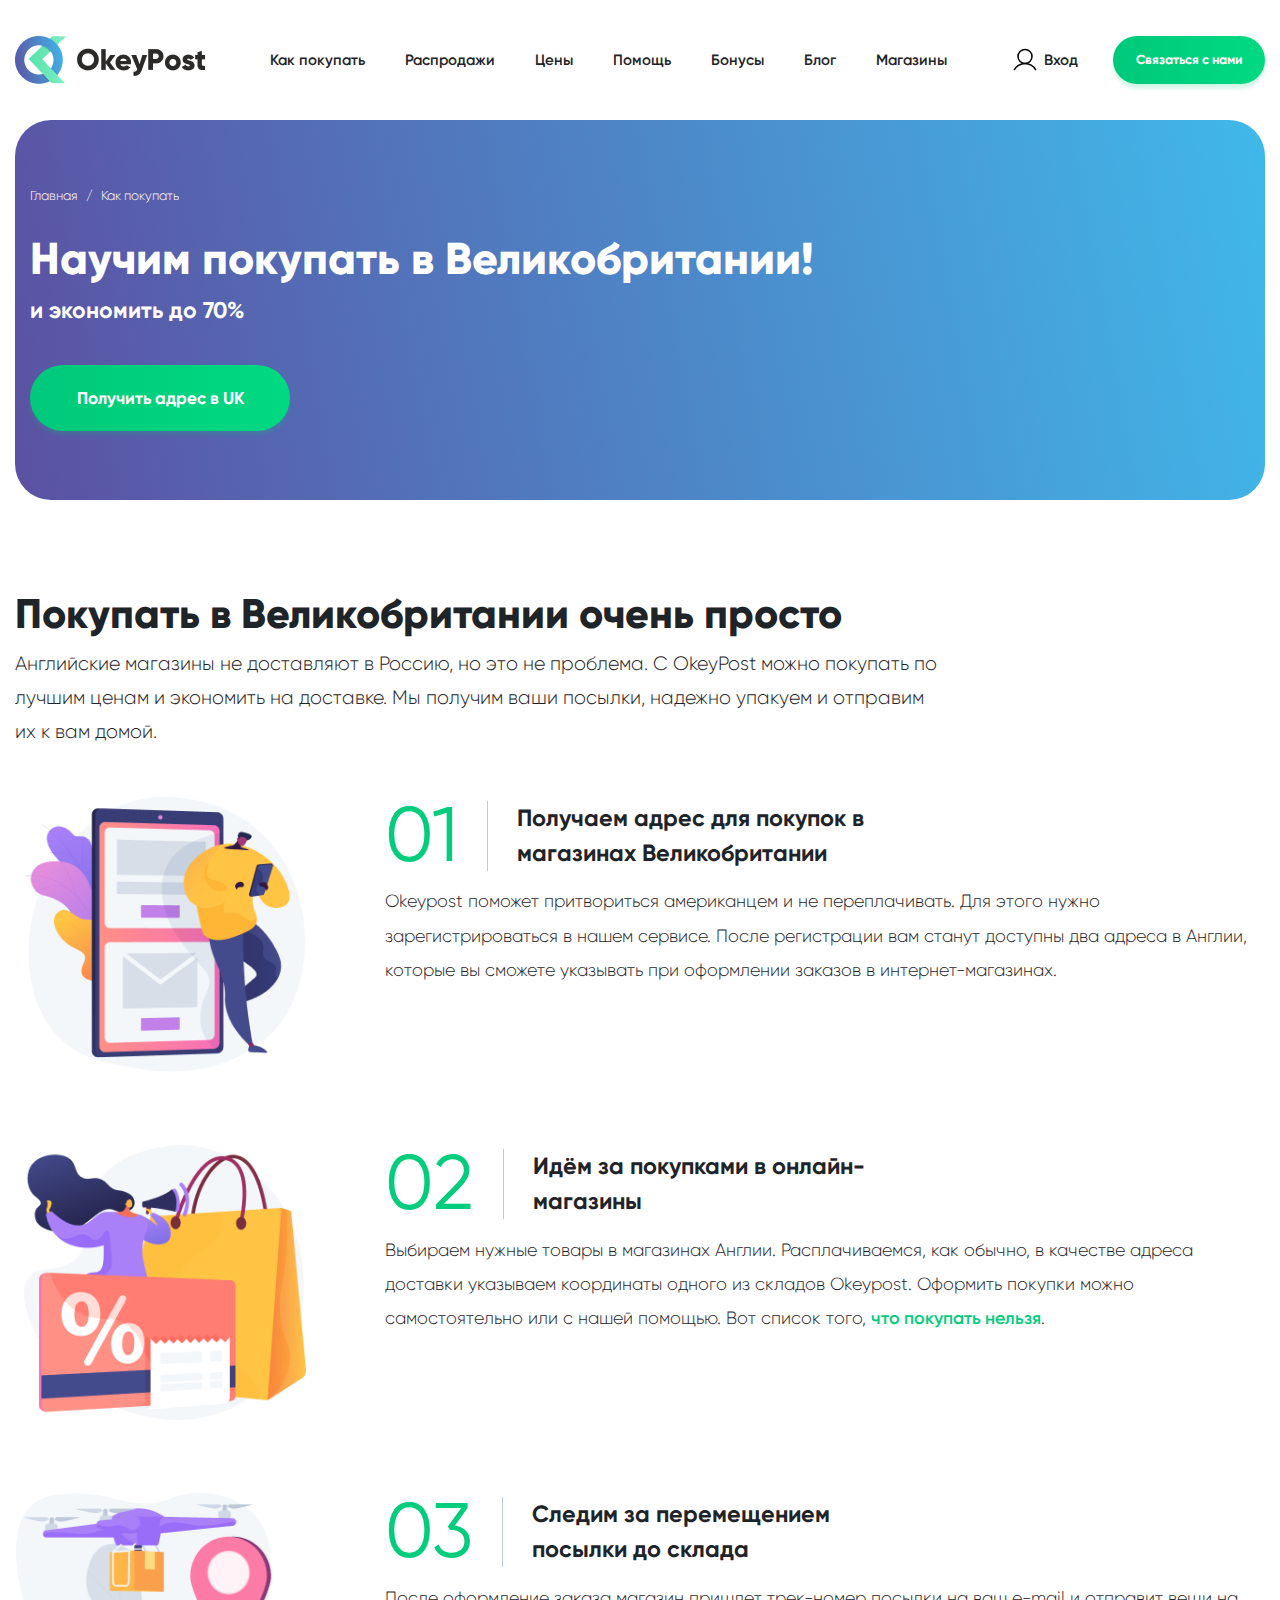
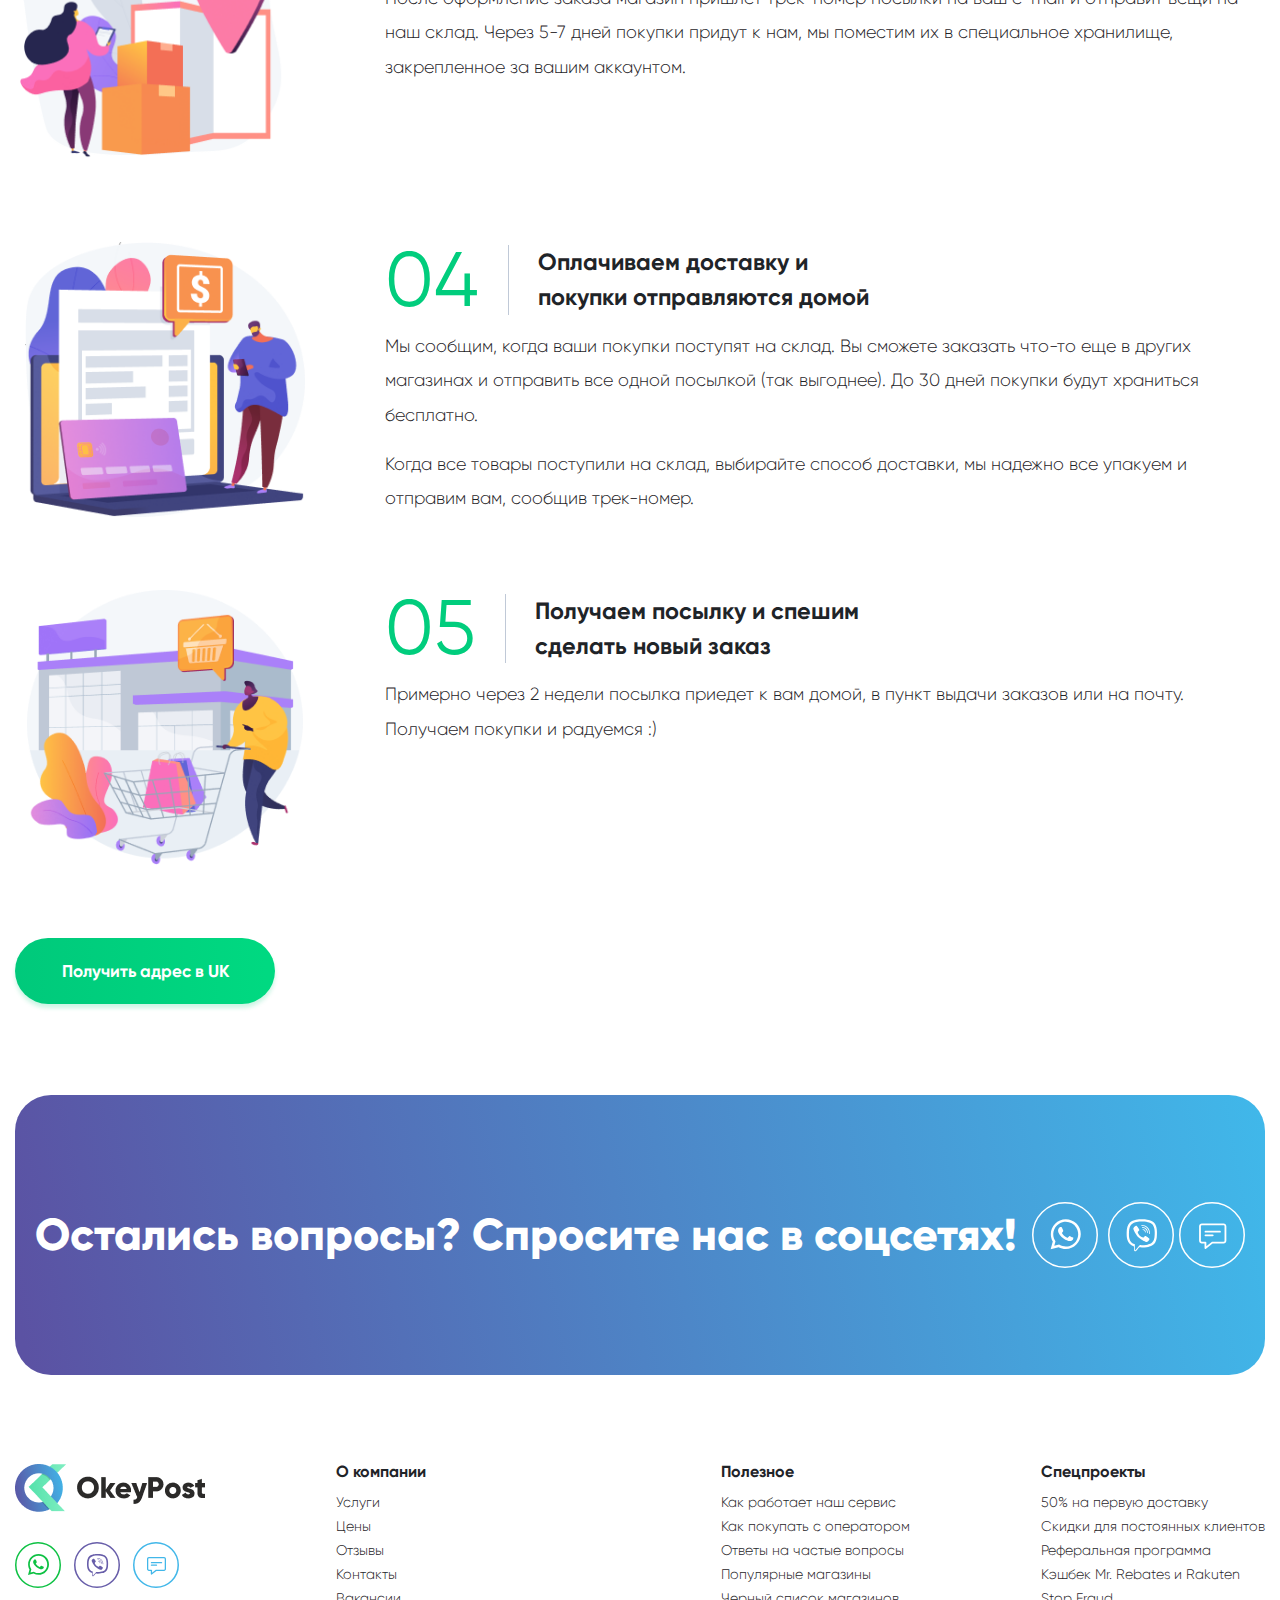
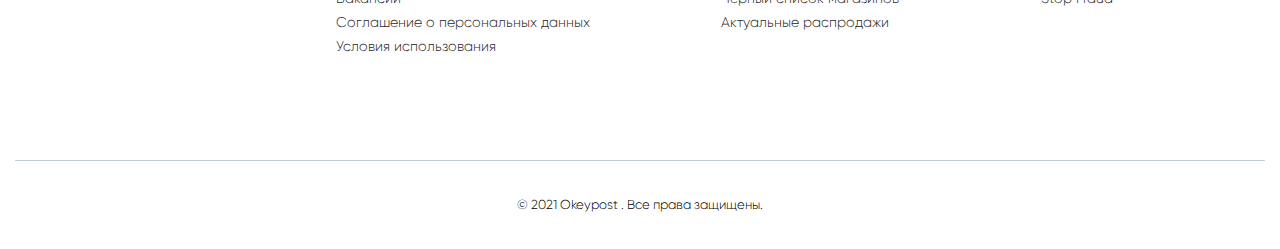
<file: html/howtobuy.html>
<!doctype html><html lang="ru"><head><meta charset="UTF-8"><meta http-equiv="X-UA-Compatible" content="IE=edge"><meta name="viewport" content="width=device-width,initial-scale=1,user-scalable=no"><link rel="stylesheet" href="../css/main.css"><title>Как покупать</title></head><body><div class="wrapper"><header class="header"><div class="header__container container"><div class="header__nav-line"><div class="header__logo"><a href="index.html"><img src="../image/header/logo.png" alt="logo"></a></div><div class="menu__body-bg"></div><div class="menu__body"><nav class="header__nav-list"><ul><li><a href="howtobuy.html">Как покупать</a></li><li><a href="sales.html">Распродажи</a></li><li><a href="prices.html">Цены</a></li><li><a href="help.html">Помощь</a></li><li><a href="bonuses.html">Бонусы</a></li><li><a href="blog.html">Блог</a></li><li><a href="shops.html">Магазины</a></li></ul></nav><div class="header__enter" data-name="loginpopup-btn"><img src="../image/header/User.svg" alt="urer"> <span>Вход</span></div><div class="header__btn-block"><a href="#" class="header__btn button" data-name="popup-btn">Связаться с нами</a></div></div><div class="menu__icon"><span></span></div></div></div><div class="popup"><div class="popup__body"><div class="popup__window"><div class="popup__close"><img src="../image/header/popup-close.svg" alt="close"></div><div class="popup__title">Введите ваш номер телефона</div><form class="popup__form" action="#" method="get"><input type="number" name="phone" placeholder="Ваш номер телефона"><div class="popup__form-btn-block"><button class="button" type="submit">Заказать звонок</button></div></form></div></div></div><div class="loginpopup"><div class="loginpopup__body"><div class="loginpopup__window"><div class="loginpopup__close"><img src="../image/header/loginpopup-close.svg" alt="close"></div><div class="loginpopup__title">Выполните вход в ваш личный кабинет</div><form class="loginpopup__form" action="#" method="get"><div class="loginpopup__form-input"><label for="phone">Номер телефона:</label> <input type="number" name="phone" id="phone"></div><div class="loginpopup__form-input"><label for="email">Ваш email:</label> <input type="text" name="email" id="email"></div><div class="loginpopup__form-input"><label for="password">Ваш пароль:</label> <input type="text" name="password" id="password"></div><div class="loginpopup__form-links"><a href="#">Востановление пароля</a> <span>или</span> <a href="#">Быстрая регистрация</a></div><div class="loginpopup__form-btn-block"><button class="button">Войти</button><div class="loginpopup__form-social-links"><a href="#"><img src="../image/header/Google.png" alt="Google"> </a><a href="#"><img src="../image/header/Facebook.png" alt="Facebook"> </a><a href="#"><img src="../image/header/Vkontakte (VK).png" alt="google"></a></div></div></form></div></div></div></header><main class="howtobuy-main"><section class="teachtobuy"><div class="teachtobuy__container"><div class="teachtobuy__block"><div class="teachtobuy__block-container container"><div class="teachtobuy__way"><a href="index.html">Главная</a> <span>/</span> <a href="howtobuy.html">Как покупать</a></div><div class="teachtobuy__title">Научим покупать в Великобритании!</div><div class="teachtobuy__subtitle">и экономить до 70%</div><div class="teachtobuy__btn-block"><a href="#" class="teachtobuy__btn button">Получить адрес в UK</a></div></div></div></div></section><section class="howtobuy"><div class="howtobuy__container container"><div class="howtobuy__title section-title">Покупать в Великобритании очень просто</div><div class="howtobuy__description">Английские магазины не доставляют в Россию, но это не проблема. С OkeyPost можно покупать по лучшим ценам и экономить на доставке. Мы получим ваши посылки, надежно упакуем и отправим их к вам домой.</div><div class="howtobuy__items"><div class="howtobuy__item"><div class="howtobuy__item-img"><img src="../image/howtobuy-main/01.png" alt="picture"></div><div class="howtobuy__item-content"><div class="howtobuy__item-content-step"><div class="howtobuy__item-content-step-count">01</div><div class="howtobuy__item-content-step-title">Получаем адрес для покупок в магазинах Великобритании</div></div><div class="howtobuy__item-content-info">Okeypost поможет притвориться американцем и не переплачивать. Для этого нужно зарегистрироваться в нашем сервисе. После регистрации вам станут доступны два адреса в Англии, которые вы сможете указывать при оформлении заказов в интернет-магазинах.</div></div></div><div class="howtobuy__item"><div class="howtobuy__item-img"><img src="../image/howtobuy-main/02.png" alt="picture"></div><div class="howtobuy__item-content"><div class="howtobuy__item-content-step"><div class="howtobuy__item-content-step-count">02</div><div class="howtobuy__item-content-step-title">Идём за покупками в онлайн-магазины</div></div><div class="howtobuy__item-content-info">Выбираем нужные товары в магазинах Англии. Расплачиваемся, как обычно, в качестве адреса доставки указываем координаты одного из складов Okeypost. Оформить покупки можно самостоятельно или с нашей помощью. Вот список того, <span>что покупать нельзя</span>.</div></div></div><div class="howtobuy__item"><div class="howtobuy__item-img"><img src="../image/howtobuy-main/03.png" alt="picture"></div><div class="howtobuy__item-content"><div class="howtobuy__item-content-step"><div class="howtobuy__item-content-step-count">03</div><div class="howtobuy__item-content-step-title">Следим за перемещением посылки до склада</div></div><div class="howtobuy__item-content-info">После оформление заказа магазин пришлет трек-номер посылки на ваш e-mail и отправит вещи на наш склад. Через 5-7 дней покупки придут к нам, мы поместим их в специальное хранилище, закрепленное за вашим аккаунтом.</div></div></div><div class="howtobuy__item"><div class="howtobuy__item-img"><img src="../image/howtobuy-main/04.png" alt="picture"></div><div class="howtobuy__item-content"><div class="howtobuy__item-content-step"><div class="howtobuy__item-content-step-count">04</div><div class="howtobuy__item-content-step-title">Оплачиваем доставку и покупки отправляются домой</div></div><div class="howtobuy__item-content-info">Мы сообщим, когда ваши покупки поступят на склад. Вы сможете заказать что-то еще в других магазинах и отправить все одной посылкой (так выгоднее). До 30 дней покупки будут храниться бесплатно.<p>Когда все товары поступили на склад, выбирайте способ доставки, мы надежно все упакуем и отправим вам, сообщив трек-номер.</p></div></div></div><div class="howtobuy__item"><div class="howtobuy__item-img"><img src="../image/howtobuy-main/05.png" alt="picture"></div><div class="howtobuy__item-content"><div class="howtobuy__item-content-step"><div class="howtobuy__item-content-step-count">05</div><div class="howtobuy__item-content-step-title">Получаем посылку и спешим сделать новый заказ</div></div><div class="howtobuy__item-content-info">Примерно через 2 недели посылка приедет к вам домой, в пункт выдачи заказов или на почту. Получаем покупки и радуемся :)</div></div></div></div><div class="howtobuy__btn-block"><a href="#" class="howtobuy__btn button">Получить адрес в UK</a></div></div></section><section class="askinsocial"><div class="askinsocial__container"><div class="askinsocial__block"><div class="askinsocial__block-container container"><div class="askinsocial__title section-title">Остались вопросы? Спросите нас в соцсетях!</div><div class="askinsocial__social"><a href="#"><img src="../image/askinsocial/whatsup.svg" alt="picture"></a><a href="#"><img src="../image/askinsocial/viber.svg" alt="picture"></a><a href="#"><img src="../image/askinsocial/chat.svg" alt="picture"></a></div></div></div></div></section></main><footer class="footer"><div class="footer__container container"><div class="footer__items"><div class="footer__item"><div class="footer__logo"><img src="../image/footer/logo.png" alt="picture"></div><div class="footer__social"><a href="#"><img src="../image/footer/whatsup.svg" alt="picture"> </a><a href="#"><img src="../image/footer/viber.svg" alt="picture"> </a><a href="#"><img src="../image/footer/chat.svg" alt="picture"></a></div></div><div class="footer__item"><div class="footer__item-name" data-name="spoiler-title">О компании</div><div class="footer__item-list"><ul><li><a href="#">Услуги</a></li><li><a href="#">Цены</a></li><li><a href="#">Отзывы</a></li><li><a href="#">Контакты</a></li><li><a href="#">Вакансии</a></li><li><a href="#">Соглашение о персональных данных</a></li><li><a href="#">Условия использования</a></li></ul></div></div><div class="footer__item"><div class="footer__item-name" data-name="spoiler-title">Полезное</div><div class="footer__item-list"><ul><li><a href="#">Как работает наш сервис</a></li><li><a href="#">Как покупать с оператором</a></li><li><a href="#">Ответы на частые вопросы</a></li><li><a href="#">Популярные магазины</a></li><li><a href="#">Черный список магазинов</a></li><li><a href="#">Актуальные распродажи</a></li></ul></div></div><div class="footer__item"><div class="footer__item-name" data-name="spoiler-title">Спецпроекты</div><div class="footer__item-list"><ul><li><a href="#">50% на первую доставку</a></li><li><a href="#">Скидки для постоянных клиентов</a></li><li><a href="#">Реферальная программа</a></li><li><a href="#">Кэшбек Mr. Rebates и Rakuten</a></li><li><a href="#">Stop Fraud</a></li></ul></div></div></div><div class="footer__lisense">© 2021 Okeypost . Все права защищены.</div></div></footer></div><script src="../js/main.js"></script></body></html>
</file>
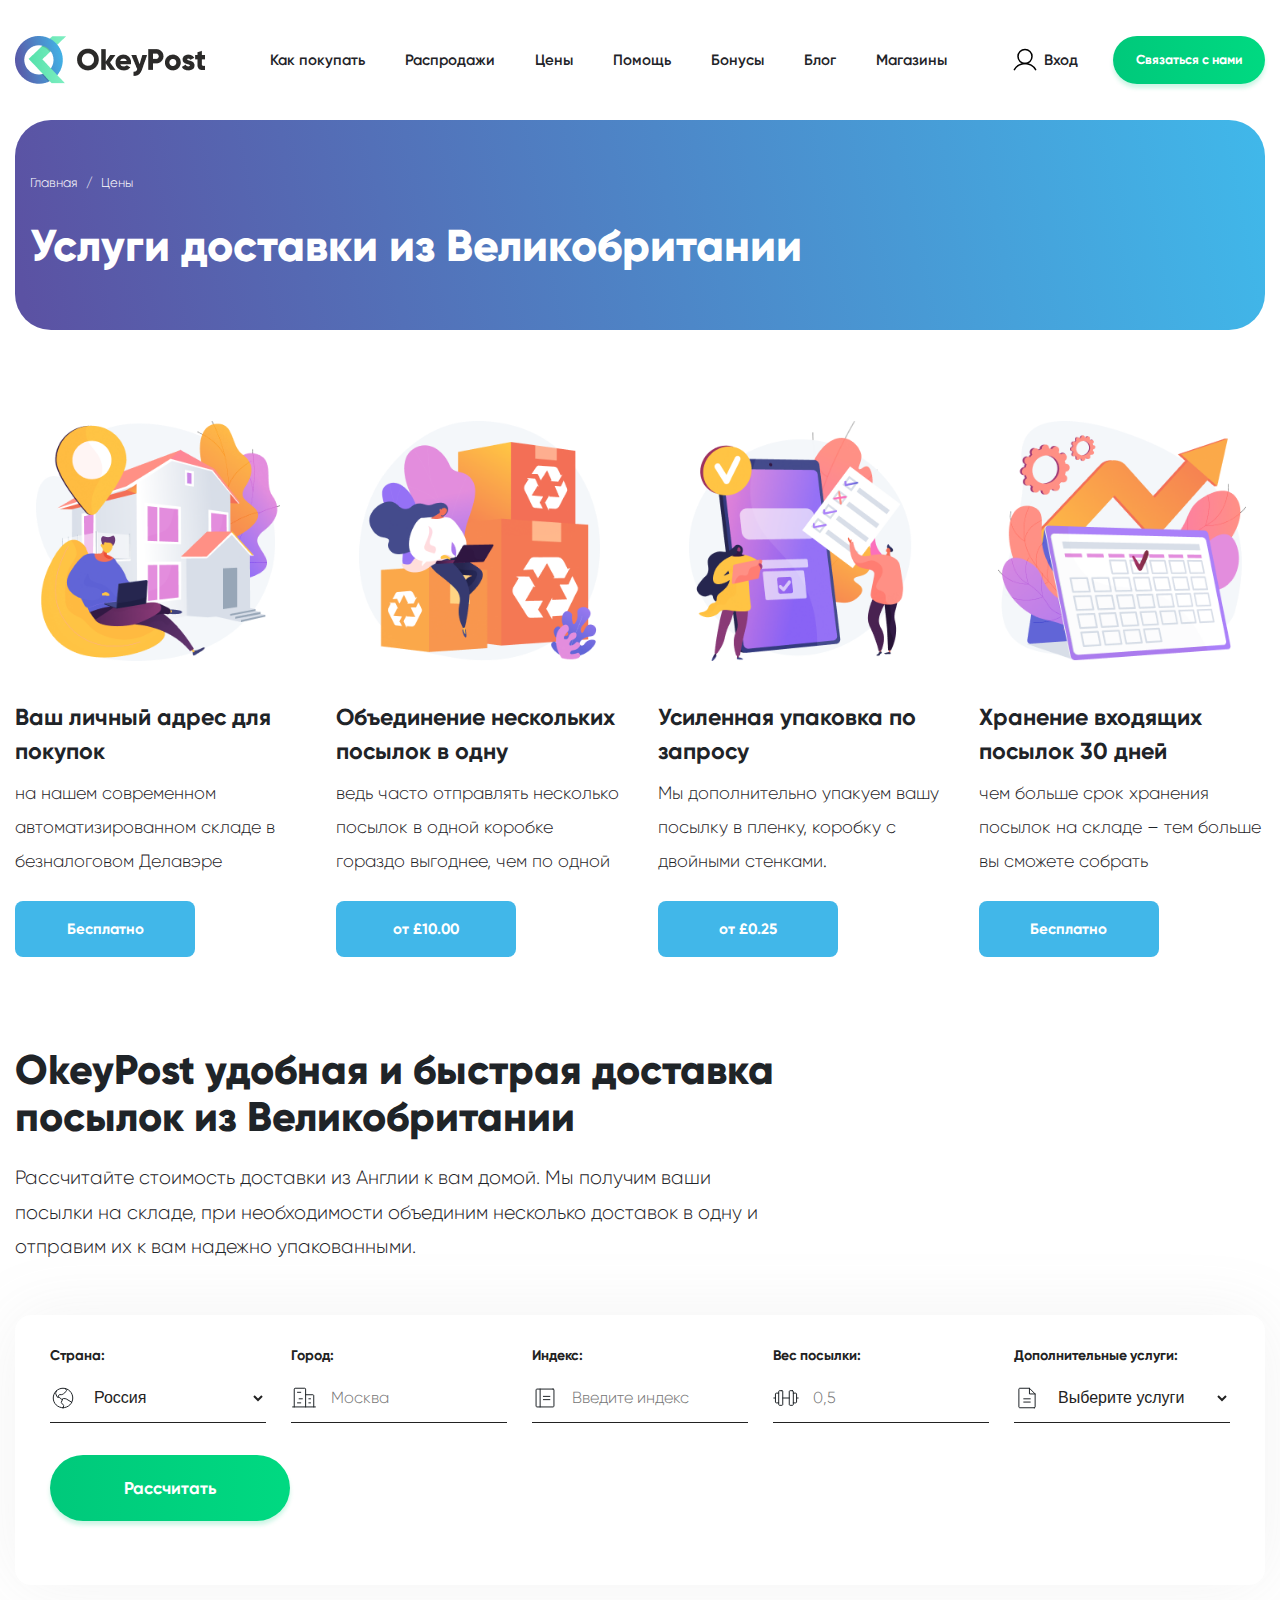
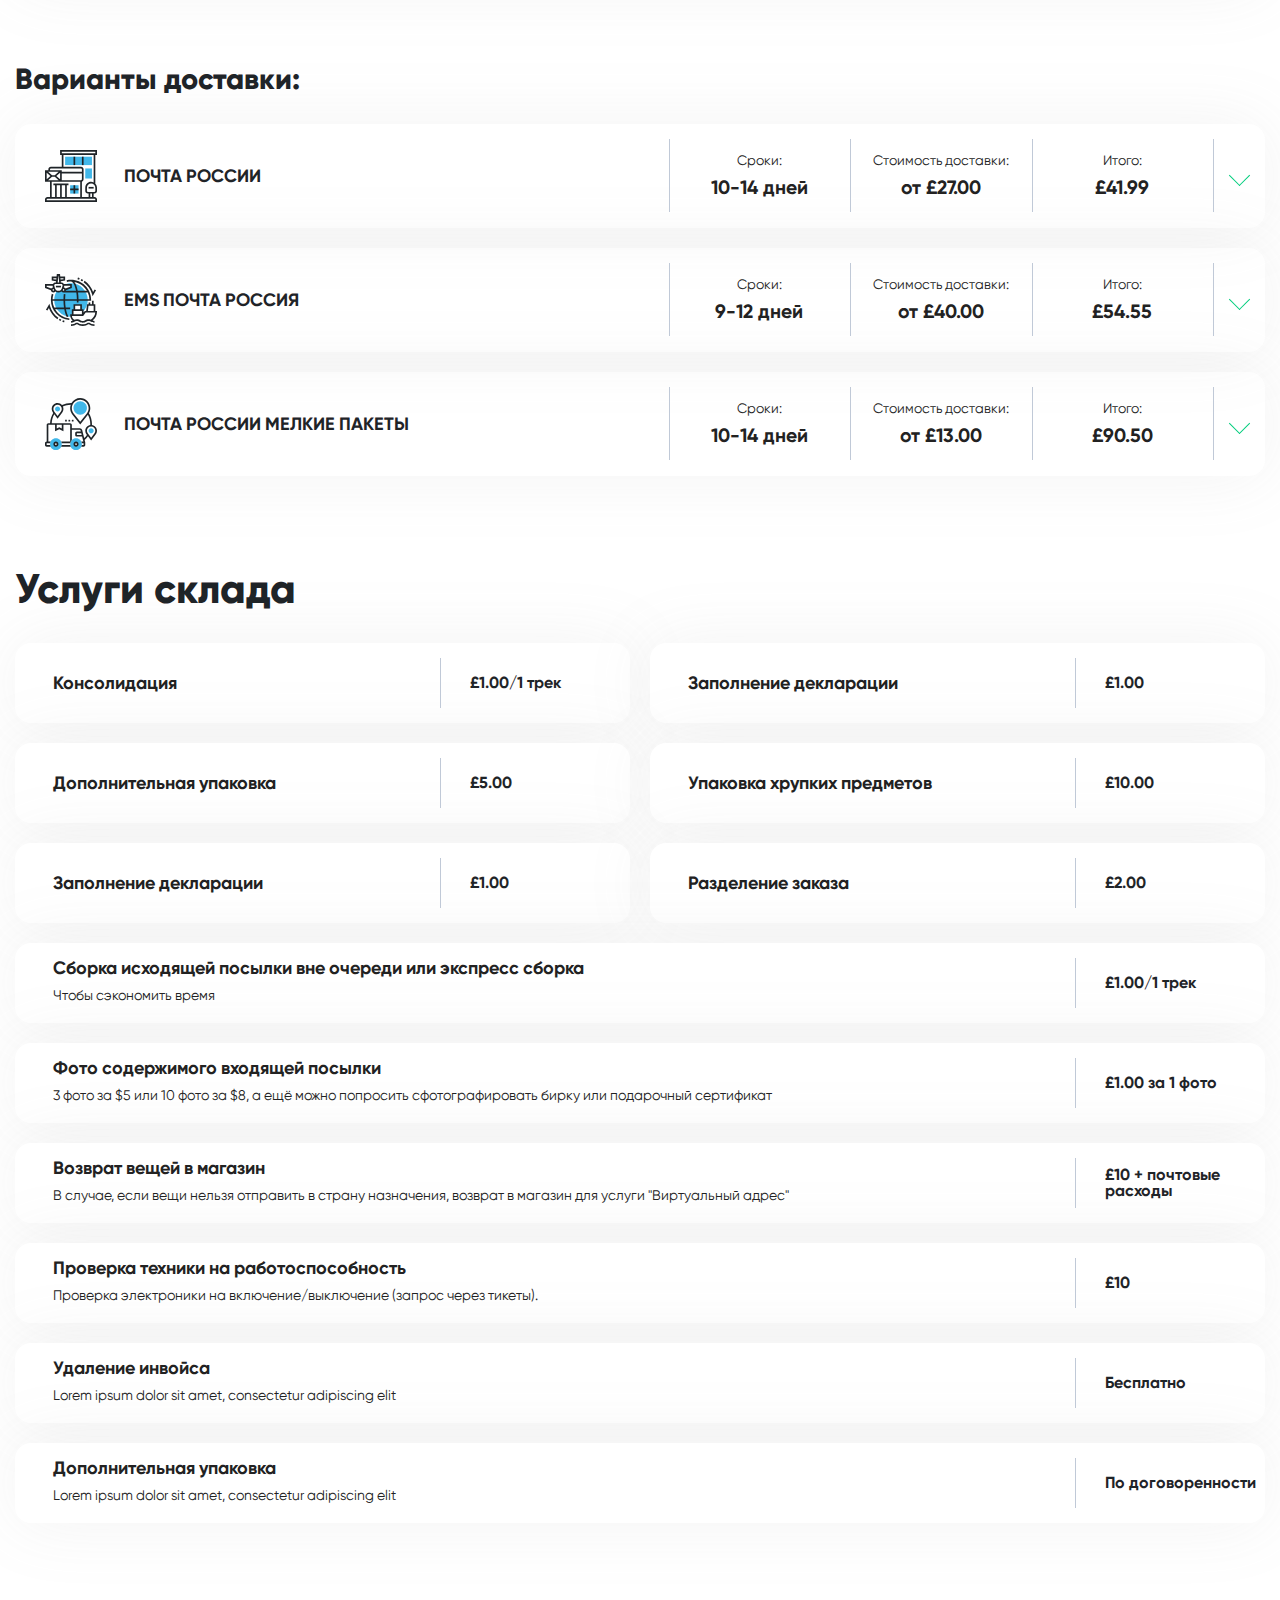
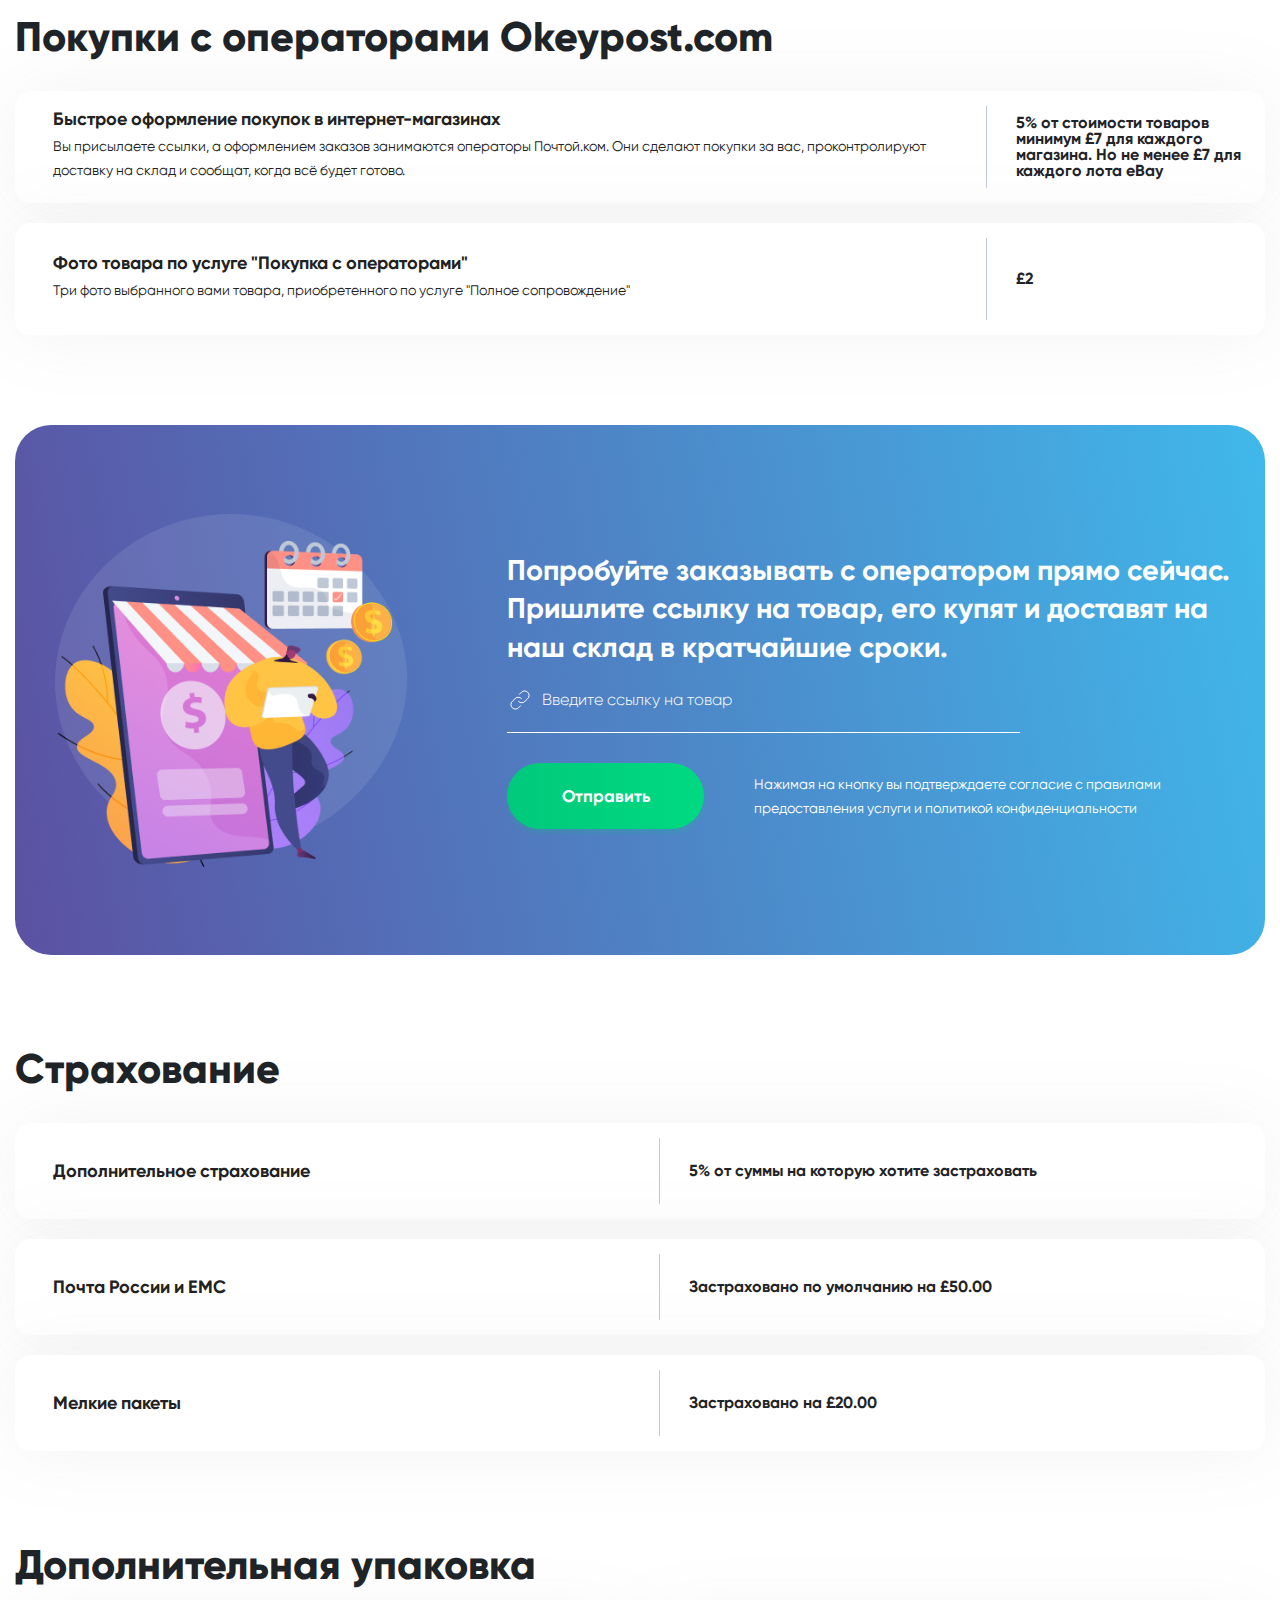
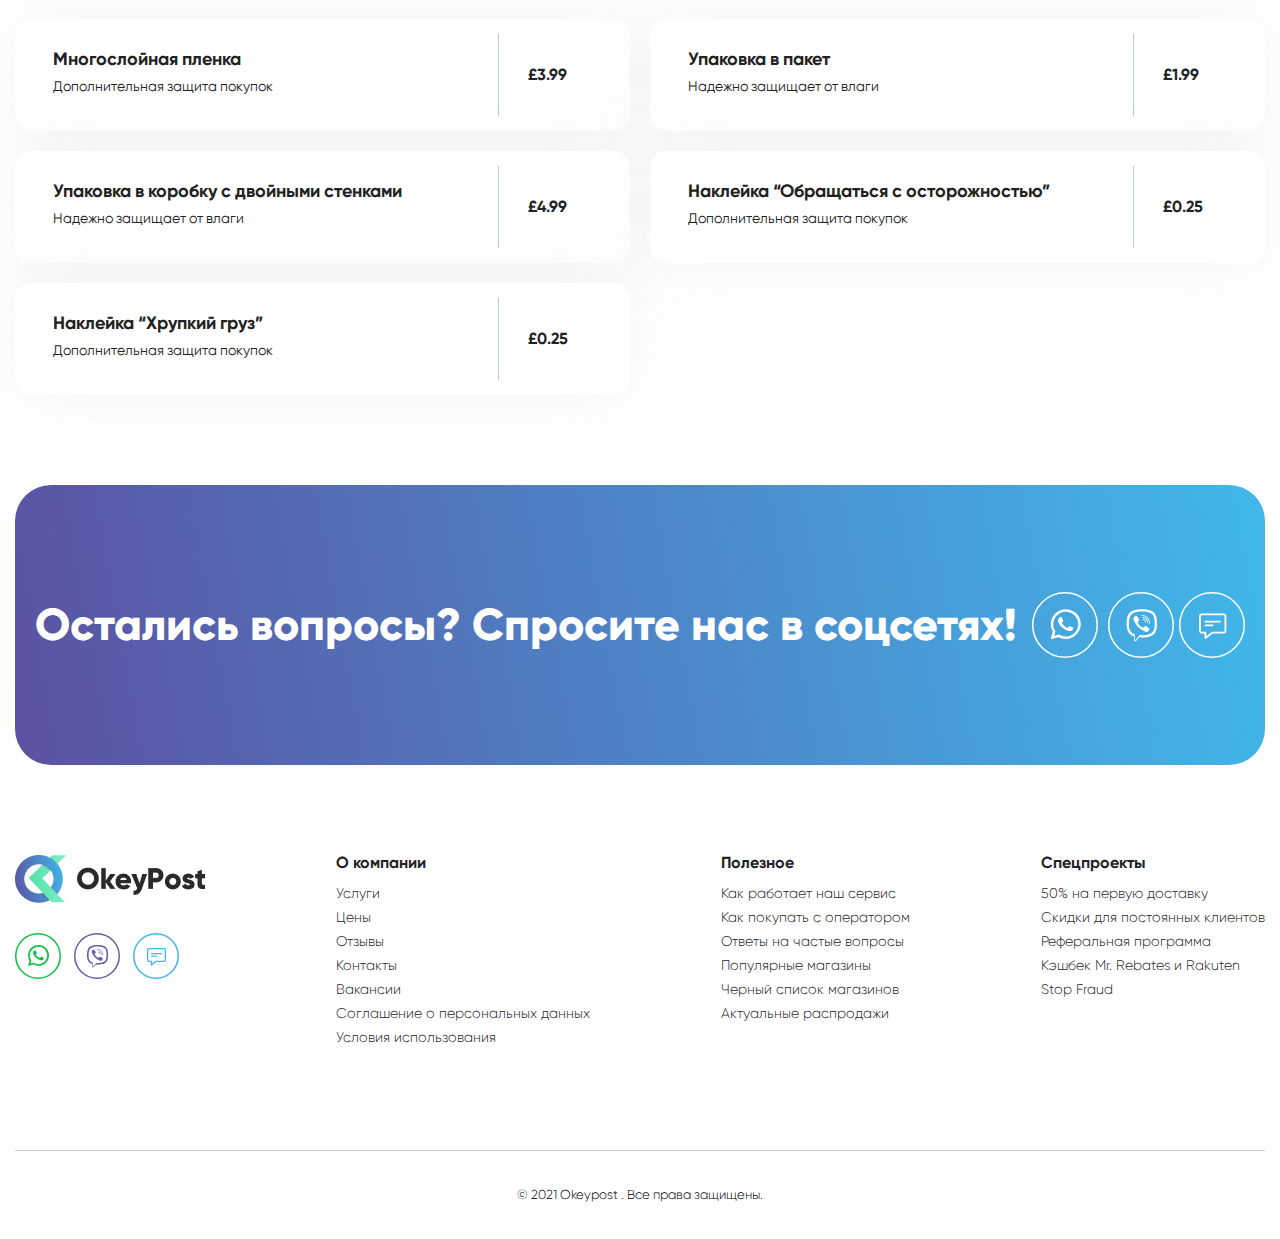
<file: html/prices.html>
<!doctype html><html lang="ru"><head><meta charset="UTF-8"><meta http-equiv="X-UA-Compatible" content="IE=edge"><meta name="viewport" content="width=device-width,initial-scale=1,user-scalable=no"><link rel="stylesheet" href="../css/main.css"><title>Цены</title></head><body><div class="wrapper"><header class="header"><div class="header__container container"><div class="header__nav-line"><div class="header__logo"><a href="index.html"><img src="../image/header/logo.png" alt="logo"></a></div><div class="menu__body-bg"></div><div class="menu__body"><nav class="header__nav-list"><ul><li><a href="howtobuy.html">Как покупать</a></li><li><a href="sales.html">Распродажи</a></li><li><a href="prices.html">Цены</a></li><li><a href="help.html">Помощь</a></li><li><a href="bonuses.html">Бонусы</a></li><li><a href="blog.html">Блог</a></li><li><a href="shops.html">Магазины</a></li></ul></nav><div class="header__enter" data-name="loginpopup-btn"><img src="../image/header/User.svg" alt="urer"> <span>Вход</span></div><div class="header__btn-block"><a href="#" class="header__btn button" data-name="popup-btn">Связаться с нами</a></div></div><div class="menu__icon"><span></span></div></div></div><div class="popup"><div class="popup__body"><div class="popup__window"><div class="popup__close"><img src="../image/header/popup-close.svg" alt="close"></div><div class="popup__title">Введите ваш номер телефона</div><form class="popup__form" action="#" method="get"><input type="number" name="phone" placeholder="Ваш номер телефона"><div class="popup__form-btn-block"><button class="button" type="submit">Заказать звонок</button></div></form></div></div></div><div class="loginpopup"><div class="loginpopup__body"><div class="loginpopup__window"><div class="loginpopup__close"><img src="../image/header/loginpopup-close.svg" alt="close"></div><div class="loginpopup__title">Выполните вход в ваш личный кабинет</div><form class="loginpopup__form" action="#" method="get"><div class="loginpopup__form-input"><label for="phone">Номер телефона:</label> <input type="number" name="phone" id="phone"></div><div class="loginpopup__form-input"><label for="email">Ваш email:</label> <input type="text" name="email" id="email"></div><div class="loginpopup__form-input"><label for="password">Ваш пароль:</label> <input type="text" name="password" id="password"></div><div class="loginpopup__form-links"><a href="#">Востановление пароля</a> <span>или</span> <a href="#">Быстрая регистрация</a></div><div class="loginpopup__form-btn-block"><button class="button">Войти</button><div class="loginpopup__form-social-links"><a href="#"><img src="../image/header/Google.png" alt="Google"> </a><a href="#"><img src="../image/header/Facebook.png" alt="Facebook"> </a><a href="#"><img src="../image/header/Vkontakte (VK).png" alt="google"></a></div></div></form></div></div></div></header><main class="prices-main"><section class="pricesbord"><div class="pricesbord__container"><div class="pricesbord__block"><div class="pricesbord__block-container container"><div class="pricesbord__way"><a href="index.html">Главная</a> <span>/</span> <a href="prices.html">Цены</a></div><div class="pricesbord__title">Услуги доставки из Великобритании</div></div></div></div></section><section class="suggestion"><div class="suggestion__container container"><div class="suggestion__items"><div class="suggestion__item"><div class="suggestion__item-img"><img src="../image/prices-main/suggestions/sug-1.png" alt="picture"></div><div class="suggestion__item-title">Ваш личный адрес для покупок</div><div class="suggestion__item-description">на нашем современном автоматизированном складе в безналоговом Делавэре</div><div class="suggestion__item-btn-block"><a class="suggestion__item-btn" href="#">Бесплатно</a></div></div><div class="suggestion__item"><div class="suggestion__item-img"><img src="../image/prices-main/suggestions/sug-2.png" alt="picture"></div><div class="suggestion__item-title">Объединение нескольких посылок в одну</div><div class="suggestion__item-description">ведь часто отправлять несколько посылок в одной коробке гораздо выгоднее, чем по одной</div><div class="suggestion__item-btn-block"><a class="suggestion__item-btn" href="#">от £10.00</a></div></div><div class="suggestion__item"><div class="suggestion__item-img"><img src="../image/prices-main/suggestions/sug-3.png" alt="picture"></div><div class="suggestion__item-title">Усиленная упаковка по запросу</div><div class="suggestion__item-description">Мы дополнительно упакуем вашу посылку в пленку, коробку с двойными стенками.</div><div class="suggestion__item-btn-block"><a class="suggestion__item-btn" href="#">от £0.25</a></div></div><div class="suggestion__item"><div class="suggestion__item-img"><img src="../image/prices-main/suggestions/sug-4.png" alt="picture"></div><div class="suggestion__item-title">Хранение входящих посылок 30 дней</div><div class="suggestion__item-description">чем больше срок хранения посылок на складе – тем больше вы сможете собрать</div><div class="suggestion__item-btn-block"><a class="suggestion__item-btn" href="#">Бесплатно</a></div></div></div></div></section><section class="deliverycount"><div class="deliverycount__container container"><div class="deliverycount__title section-title">OkeyPost удобная и быстрая доставка посылок из Великобритании</div><div class="deliverycount__description">Рассчитайте стоимость доставки из Англии к вам домой. Мы получим ваши посылки на складе, при необходимости объединим несколько доставок в одну и отправим их к вам надежно упакованными.</div><form class="deliverycount__form" action="#" method="get"><div class="deliverycount__form-block"><div class="deliverycount__form-select-block"><label for="country">Страна:</label><div class="deliverycount__form-select deliverycount__form-select_country"><select name="country" id="country"><option value="russia">Россия</option><option value="ukraine">Украина</option><option value="bel">Белорусь</option><option value="china">Китай</option><option value="argentina">Аргентина</option></select></div></div><div class="deliverycount__form-input-block"><label for="city">Город:</label><div class="deliverycount__form-input deliverycount__form-input_city"><input type="text" placeholder="Москва" name="city" id="city"></div></div><div class="deliverycount__form-input-block"><label for="indexofcity">Индекс:</label><div class="deliverycount__form-input deliverycount__form-input_index"><input type="text" placeholder="Введите индекс" name="indexofcity" id="indexofcity"></div></div><div class="deliverycount__form-input-block"><label for="weight">Вес посылки:</label><div class="deliverycount__form-input deliverycount__form-input_weight"><input type="number" placeholder="0,5" name="weight" id="weight"></div></div><div class="deliverycount__form-select-block"><label for="services">Дополнительные услуги:</label><div class="deliverycount__form-select deliverycount__form-select_services"><select name="services" id="services"><option value="selected">Выберите услуги</option><option value="delivery">Доставить</option><option value="not-delivery">Не доставить</option><option value="delivery-fast">Доставить быстро</option><option value="delivery-slow">Не доставить медленно</option></select></div></div></div><div class="deliverycount__btn-block"><button class="deliverycount__btn button">Рассчитать</button></div></form><div class="deliverycount__variable-block"><div class="deliverycount__variable-title">Варианты доставки:</div><div class="deliverycount__variable-items"><div class="deliverycount__variable-item"><div class="deliverycount__variable-item-img"><img src="../image/index-main/deliverycount/deliverycount-russiapost.svg" alt="picture"></div><div class="deliverycount__variable-item-name">ПОЧТА РОССИИ</div><div class="deliverycount__variable-item-details-items"><div class="deliverycount__variable-item-details-item"><p>Сроки:</p><p>10-14 дней</p></div><div class="deliverycount__variable-item-details-item"><p>Стоимость доставки:</p><p>от £27.00</p></div><div class="deliverycount__variable-item-details-item"><p>Итого:</p><p>£41.99</p></div></div><div class="deliverycount__variable-arrow-block"><div class="deliverycount__variable-arrow"></div></div></div><div class="deliverycount__variable-item"><div class="deliverycount__variable-item-img"><img src="../image/index-main/deliverycount/deliverycount-ems.svg" alt="picture"></div><div class="deliverycount__variable-item-name">EMS ПОЧТА РОССИЯ</div><div class="deliverycount__variable-item-details-items"><div class="deliverycount__variable-item-details-item"><p>Сроки:</p><p>9-12 дней</p></div><div class="deliverycount__variable-item-details-item"><p>Стоимость доставки:</p><p>от £40.00</p></div><div class="deliverycount__variable-item-details-item"><p>Итого:</p><p>£54.55</p></div></div><div class="deliverycount__variable-arrow-block"><div class="deliverycount__variable-arrow"></div></div></div><div class="deliverycount__variable-item"><div class="deliverycount__variable-item-img"><img src="../image/index-main/deliverycount/deliverycount-russiapost_small.svg" alt="picture"></div><div class="deliverycount__variable-item-name">ПОЧТА РОССИИ МЕЛКИЕ ПАКЕТЫ</div><div class="deliverycount__variable-item-details-items"><div class="deliverycount__variable-item-details-item"><p>Сроки:</p><p>10-14 дней</p></div><div class="deliverycount__variable-item-details-item"><p>Стоимость доставки:</p><p>от £13.00</p></div><div class="deliverycount__variable-item-details-item"><p>Итого:</p><p>£90.50</p></div></div><div class="deliverycount__variable-arrow-block"><div class="deliverycount__variable-arrow"></div></div></div></div></div></div></section><section class="stockservices"><div class="stockservices__container container"><div class="stockservices__title section-title">Услуги склада</div><div class="stockservices__items stockservices__items_half"><div class="stockservices__item"><div class="stockservices__item-name">Консолидация</div><div class="stockservices__item-price">£1.00/1 трек</div></div><div class="stockservices__item"><div class="stockservices__item-name">Заполнение декларации</div><div class="stockservices__item-price">£1.00</div></div><div class="stockservices__item"><div class="stockservices__item-name">Дополнительная упаковка</div><div class="stockservices__item-price">£5.00</div></div><div class="stockservices__item"><div class="stockservices__item-name">Упаковка xрупкиx предметов</div><div class="stockservices__item-price">£10.00</div></div><div class="stockservices__item"><div class="stockservices__item-name">Заполнение декларации</div><div class="stockservices__item-price">£1.00</div></div><div class="stockservices__item"><div class="stockservices__item-name">Разделение заказа</div><div class="stockservices__item-price">£2.00</div></div></div><div class="stockservices__items stockservices__items_full"><div class="stockservices__item"><div class="stockservices__item-name">Сборка исходящей посылки вне очереди или экспресс сборка<p>Чтобы сэкономить время</p></div><div class="stockservices__item-price">£1.00/1 трек</div></div><div class="stockservices__item"><div class="stockservices__item-name">Фото содержимого входящей посылки<p>3 фото за $5 или 10 фото за $8, а ещё можно попросить сфотографировать бирку или подарочный сертификат</p></div><div class="stockservices__item-price">£1.00 за 1 фото</div></div><div class="stockservices__item"><div class="stockservices__item-name">Возврат вещей в магазин<p>В случае, если вещи нельзя отправить в страну назначения, возврат в магазин для услуги "Виртуальный адрес"</p></div><div class="stockservices__item-price">£10 + почтовые расходы</div></div><div class="stockservices__item"><div class="stockservices__item-name">Проверка техники на работоспособность<p>Проверка электроники на включение/выключение (запрос через тикеты).</p></div><div class="stockservices__item-price">£10</div></div><div class="stockservices__item"><div class="stockservices__item-name">Удаление инвойса<p>Lorem ipsum dolor sit amet, consectetur adipiscing elit</p></div><div class="stockservices__item-price">Бесплатно</div></div><div class="stockservices__item"><div class="stockservices__item-name">Дополнительная упаковка<p>Lorem ipsum dolor sit amet, consectetur adipiscing elit</p></div><div class="stockservices__item-price">По договоренности</div></div></div></div></section><section class="buywithoperator"><div class="buywithoperator__container container"><div class="buywithoperator__title section-title">Покупки с операторами Okeypost.com</div><div class="buywithoperator__items"><div class="buywithoperator__item"><div class="buywithoperator__item-name">Быстрое оформление покупок в интернет-магазинах<p>Вы присылаете ссылки, а оформлением заказов занимаются операторы Почтой.ком. Они сделают покупки за вас, проконтролируют доставку на склад и сообщат, когда всё будет готово.</p></div><div class="buywithoperator__item-price">5% от стоимости товаров минимум £7 для каждого магазина. Но не менее £7 для каждого лота eBay</div></div><div class="buywithoperator__item"><div class="buywithoperator__item-name">Фото товара по услуге "Покупка с операторами"<p>Три фото выбранного вами товара, приобретенного по услуге "Полное сопровождение"</p></div><div class="buywithoperator__item-price">£2</div></div></div></div></section><section class="buywithoperatorbord"><div class="buywithoperatorbord__container"><div class="buywithoperatorbord__block"><div class="buywithoperatorbord__block-container container"><div class="buywithoperatorbord__img"><img src="../image/prices-main/buywithoperatorbord/withoper-1.png" alt="picture"></div><div class="buywithoperatorbord__content"><div class="buywithoperatorbord__title">Попробуйте заказывать с оператором прямо сейчас. Пришлите ссылку на товар, его купят и доставят на наш склад в кратчайшие сроки.</div><form class="buywithoperatorbord__form" action="#" method="get"><div class="buywithoperatorbord__form-input"><input type="text" name="link" placeholder="Введите ссылку на товар"></div><div class="buywithoperatorbord__form-btn"><button class="button" type="submit" id="buywithoperatorbord-bnt">Отправить</button> <label for="buywithoperatorbord-bnt">Нажимая на кнопку вы подтверждаете согласие с правилами предоставления услуги и политикой конфиденциальности</label></div></form></div></div></div></div></section><section class="insurance"><div class="insurance__container container"><div class="insurance__title section-title">Страхование</div><div class="insurance__items"><div class="insurance__item"><div class="insurance__item-name">Дополнительное страxование</div><div class="insurance__item-price">5% от суммы на которую xотите застраxовать</div></div><div class="insurance__item"><div class="insurance__item-name">Почта России и ЕМС</div><div class="insurance__item-price">Застраxовано по умолчанию на £50.00</div></div><div class="insurance__item"><div class="insurance__item-name">Мелкие пакеты</div><div class="insurance__item-price">Застраxовано на £20.00</div></div></div></div></section><section class="additionalpack"><div class="additionalpack__container container"><div class="additionalpack__title section-title">Дополнительная упаковка</div><div class="additionalpack__items"><div class="additionalpack__item"><div class="additionalpack__item-name">Многослойная пленка<p>Дополнительная защита покупок</p></div><div class="additionalpack__item-price">£3.99</div></div><div class="additionalpack__item"><div class="additionalpack__item-name">Упаковка в пакет<p>Надежно защищает от влаги</p></div><div class="additionalpack__item-price">£1.99</div></div><div class="additionalpack__item"><div class="additionalpack__item-name">Упаковка в коробку с двойными стенками<p>Надежно защищает от влаги</p></div><div class="additionalpack__item-price">£4.99</div></div><div class="additionalpack__item"><div class="additionalpack__item-name">Наклейка “Обращаться с осторожностью”<p>Дополнительная защита покупок</p></div><div class="additionalpack__item-price">£0.25</div></div><div class="additionalpack__item"><div class="additionalpack__item-name">Наклейка “Хрупкий груз”<p>Дополнительная защита покупок</p></div><div class="additionalpack__item-price">£0.25</div></div></div></div></section><section class="askinsocial"><div class="askinsocial__container"><div class="askinsocial__block"><div class="askinsocial__block-container container"><div class="askinsocial__title section-title">Остались вопросы? Спросите нас в соцсетях!</div><div class="askinsocial__social"><a href="#"><img src="../image/askinsocial/whatsup.svg" alt="picture"></a><a href="#"><img src="../image/askinsocial/viber.svg" alt="picture"></a><a href="#"><img src="../image/askinsocial/chat.svg" alt="picture"></a></div></div></div></div></section></main><footer class="footer"><div class="footer__container container"><div class="footer__items"><div class="footer__item"><div class="footer__logo"><img src="../image/footer/logo.png" alt="picture"></div><div class="footer__social"><a href="#"><img src="../image/footer/whatsup.svg" alt="picture"> </a><a href="#"><img src="../image/footer/viber.svg" alt="picture"> </a><a href="#"><img src="../image/footer/chat.svg" alt="picture"></a></div></div><div class="footer__item"><div class="footer__item-name" data-name="spoiler-title">О компании</div><div class="footer__item-list"><ul><li><a href="#">Услуги</a></li><li><a href="#">Цены</a></li><li><a href="#">Отзывы</a></li><li><a href="#">Контакты</a></li><li><a href="#">Вакансии</a></li><li><a href="#">Соглашение о персональных данных</a></li><li><a href="#">Условия использования</a></li></ul></div></div><div class="footer__item"><div class="footer__item-name" data-name="spoiler-title">Полезное</div><div class="footer__item-list"><ul><li><a href="#">Как работает наш сервис</a></li><li><a href="#">Как покупать с оператором</a></li><li><a href="#">Ответы на частые вопросы</a></li><li><a href="#">Популярные магазины</a></li><li><a href="#">Черный список магазинов</a></li><li><a href="#">Актуальные распродажи</a></li></ul></div></div><div class="footer__item"><div class="footer__item-name" data-name="spoiler-title">Спецпроекты</div><div class="footer__item-list"><ul><li><a href="#">50% на первую доставку</a></li><li><a href="#">Скидки для постоянных клиентов</a></li><li><a href="#">Реферальная программа</a></li><li><a href="#">Кэшбек Mr. Rebates и Rakuten</a></li><li><a href="#">Stop Fraud</a></li></ul></div></div></div><div class="footer__lisense">© 2021 Okeypost . Все права защищены.</div></div></footer></div><script src="../js/main.js"></script></body></html>
</file>
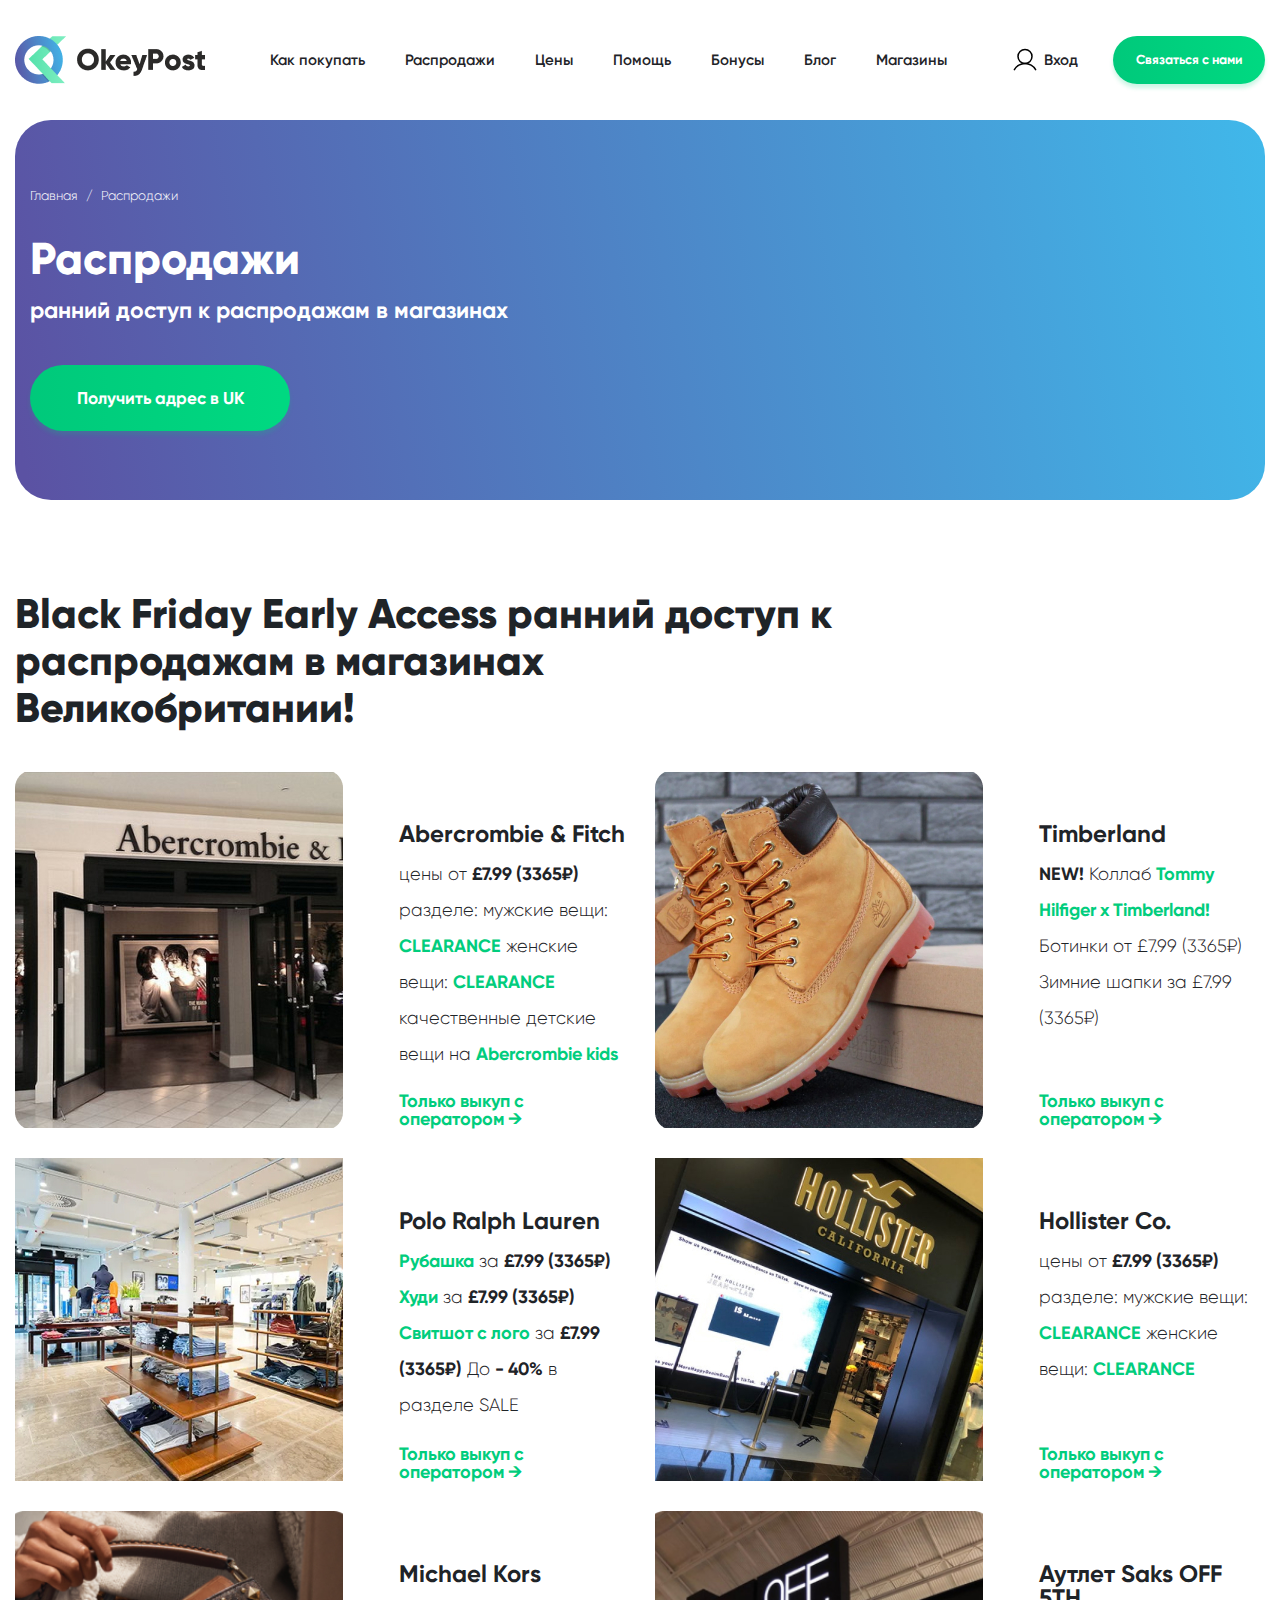
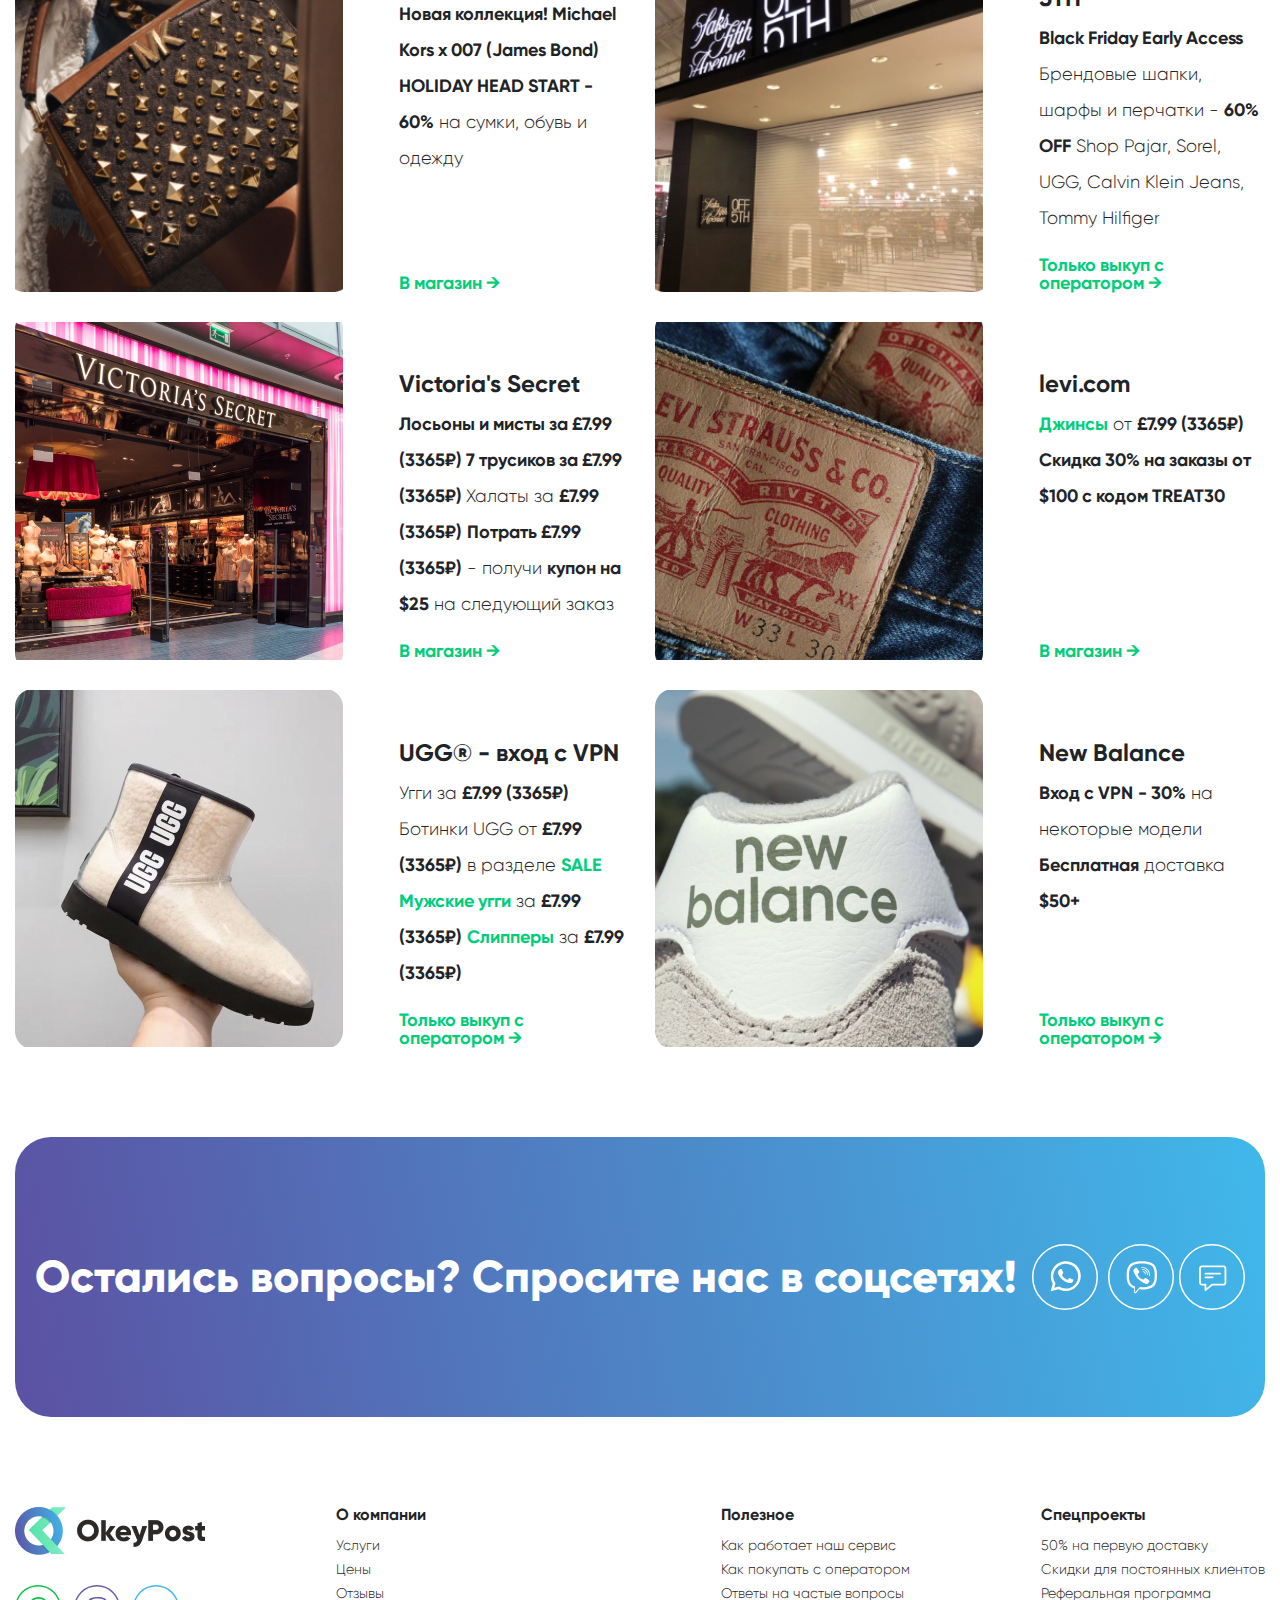
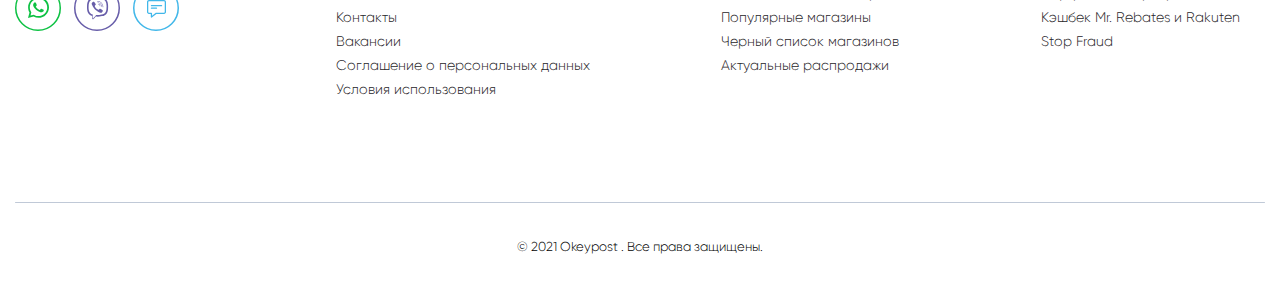
<file: html/sales.html>
<!doctype html><html lang="ru"><head><meta charset="UTF-8"><meta http-equiv="X-UA-Compatible" content="IE=edge"><meta name="viewport" content="width=device-width,initial-scale=1,user-scalable=no"><link rel="stylesheet" href="../css/main.css"><title>Распродажи</title></head><body><div class="wrapper"><header class="header"><div class="header__container container"><div class="header__nav-line"><div class="header__logo"><a href="index.html"><img src="../image/header/logo.png" alt="logo"></a></div><div class="menu__body-bg"></div><div class="menu__body"><nav class="header__nav-list"><ul><li><a href="howtobuy.html">Как покупать</a></li><li><a href="sales.html">Распродажи</a></li><li><a href="prices.html">Цены</a></li><li><a href="help.html">Помощь</a></li><li><a href="bonuses.html">Бонусы</a></li><li><a href="blog.html">Блог</a></li><li><a href="shops.html">Магазины</a></li></ul></nav><div class="header__enter" data-name="loginpopup-btn"><img src="../image/header/User.svg" alt="urer"> <span>Вход</span></div><div class="header__btn-block"><a href="#" class="header__btn button" data-name="popup-btn">Связаться с нами</a></div></div><div class="menu__icon"><span></span></div></div></div><div class="popup"><div class="popup__body"><div class="popup__window"><div class="popup__close"><img src="../image/header/popup-close.svg" alt="close"></div><div class="popup__title">Введите ваш номер телефона</div><form class="popup__form" action="#" method="get"><input type="number" name="phone" placeholder="Ваш номер телефона"><div class="popup__form-btn-block"><button class="button" type="submit">Заказать звонок</button></div></form></div></div></div><div class="loginpopup"><div class="loginpopup__body"><div class="loginpopup__window"><div class="loginpopup__close"><img src="../image/header/loginpopup-close.svg" alt="close"></div><div class="loginpopup__title">Выполните вход в ваш личный кабинет</div><form class="loginpopup__form" action="#" method="get"><div class="loginpopup__form-input"><label for="phone">Номер телефона:</label> <input type="number" name="phone" id="phone"></div><div class="loginpopup__form-input"><label for="email">Ваш email:</label> <input type="text" name="email" id="email"></div><div class="loginpopup__form-input"><label for="password">Ваш пароль:</label> <input type="text" name="password" id="password"></div><div class="loginpopup__form-links"><a href="#">Востановление пароля</a> <span>или</span> <a href="#">Быстрая регистрация</a></div><div class="loginpopup__form-btn-block"><button class="button">Войти</button><div class="loginpopup__form-social-links"><a href="#"><img src="../image/header/Google.png" alt="Google"> </a><a href="#"><img src="../image/header/Facebook.png" alt="Facebook"> </a><a href="#"><img src="../image/header/Vkontakte (VK).png" alt="google"></a></div></div></form></div></div></div></header><main class="sales-main"><section class="salesbord"><div class="salesbord__container"><div class="salesbord__block"><div class="salesbord__block-container container"><div class="salesbord__way"><a href="index.html">Главная</a> <span>/</span> <a href="sales.html">Распродажи</a></div><div class="salesbord__title">Распродажи</div><div class="salesbord__subtitle">ранний доступ к распродажам в магазинах</div><div class="salesbord__btn-block"><a href="#" class="salesbord__btn button">Получить адрес в UK</a></div></div></div></div></section><section class="sales"><div class="sales__container container"><div class="sales__title section-title">Black Friday Early Access ранний доступ к распродажам в магазинах Великобритании!</div><div class="sales__items"><div class="sales__item"><div class="sales__item-img"><img src="../image/sales-main/sales-1.jpg" alt="picture"></div><div class="sales__item-info"><div class="sales__item-name">Abercrombie & Fitch</div><div class="sales__item-description">цены от <span class="sales__item-description-black">£7.99 (3365₽)</span> разделе: мужские вещи: <span class="sales__item-description-green">CLEARANCE</span> женские вещи: <span class="sales__item-description-green">CLEARANCE</span> качественные детские вещи на <span class="sales__item-description-green">Abercrombie kids</span></div><div class="sales__item-link"><a href="#">Только выкуп с оператором →</a></div></div></div><div class="sales__item"><div class="sales__item-img"><img src="../image/sales-main/sales-2.jpg" alt="picture"></div><div class="sales__item-info"><div class="sales__item-name">Timberland</div><div class="sales__item-description"><span class="sales__item-description-black">NEW!</span> Коллаб <span class="sales__item-description-green">Tommy Hilfiger x Timberland!</span> Ботинки от £7.99 (3365₽) Зимние шапки за £7.99 (3365₽)</div><div class="sales__item-link"><a href="#">Только выкуп с оператором →</a></div></div></div><div class="sales__item"><div class="sales__item-img"><img src="../image/sales-main/sales-3.jpg" alt="picture"></div><div class="sales__item-info"><div class="sales__item-name">Polo Ralph Lauren</div><div class="sales__item-description"><span class="sales__item-description-green">Рубашка</span> за <span class="sales__item-description-black">£7.99 (3365₽)</span> <span class="sales__item-description-green">Худи</span> за <span class="sales__item-description-black">£7.99 (3365₽)</span> <span class="sales__item-description-green">Свитшот с лого</span> за <span class="sales__item-description-black">£7.99 (3365₽)</span> До <span class="sales__item-description-black">- 40%</span> в разделе SALE</div><div class="sales__item-link"><a href="#">Только выкуп с оператором →</a></div></div></div><div class="sales__item"><div class="sales__item-img"><img src="../image/sales-main/sales-4.jpg" alt="picture"></div><div class="sales__item-info"><div class="sales__item-name">Hollister Co.</div><div class="sales__item-description">цены от <span class="sales__item-description-black">£7.99 (3365₽)</span> разделе: мужские вещи: <span class="sales__item-description-green">CLEARANCE</span> женские вещи: <span class="sales__item-description-green">CLEARANCE</span></div><div class="sales__item-link"><a href="#">Только выкуп с оператором →</a></div></div></div><div class="sales__item"><div class="sales__item-img"><img src="../image/sales-main/sales-5.jpg" alt="picture"></div><div class="sales__item-info"><div class="sales__item-name">Michael Kors</div><div class="sales__item-description"><span class="sales__item-description-black">Новая коллекция! Michael Kors x 007 (James Bond) HOLIDAY HEAD START - 60%</span> на сумки, обувь и одежду</div><div class="sales__item-link"><a href="#">В магазин →</a></div></div></div><div class="sales__item"><div class="sales__item-img"><img src="../image/sales-main/sales-6.jpg" alt="picture"></div><div class="sales__item-info"><div class="sales__item-name">Аутлет Saks OFF 5TH</div><div class="sales__item-description"><span class="sales__item-description-black">Black Friday Early Access</span> Брендовые шапки, шарфы и перчатки - <span class="sales__item-description-black">60% OFF</span> Shop Pajar, Sorel, UGG, Calvin Klein Jeans, Tommy Hilfiger</div><div class="sales__item-link"><a href="#">Только выкуп с оператором →</a></div></div></div><div class="sales__item"><div class="sales__item-img"><img src="../image/sales-main/sales-7.jpg" alt="picture"></div><div class="sales__item-info"><div class="sales__item-name">Victoria's Secret</div><div class="sales__item-description"><span class="sales__item-description-black">Лосьоны и мисты за £7.99 (3365₽) 7 трусиков за £7.99 (3365₽) </span>Халаты за <span class="sales__item-description-black">£7.99 (3365₽)</span> <span class="sales__item-description-black">Потрать £7.99 (3365₽)</span> - получи <span class="sales__item-description-black">купон на $25</span> на следующий заказ</div><div class="sales__item-link"><a href="#">В магазин →</a></div></div></div><div class="sales__item"><div class="sales__item-img"><img src="../image/sales-main/sales-8.jpg" alt="picture"></div><div class="sales__item-info"><div class="sales__item-name">levi.com</div><div class="sales__item-description"><span class="sales__item-description-green">Джинсы</span> от <span class="sales__item-description-black">£7.99 (3365₽)</span> <span class="sales__item-description-black">Скидка 30% на заказы от $100 с кодом TREAT30</span></div><div class="sales__item-link"><a href="#">В магазин →</a></div></div></div><div class="sales__item"><div class="sales__item-img"><img src="../image/sales-main/sales-9.jpg" alt="picture"></div><div class="sales__item-info"><div class="sales__item-name">UGG® - вход с VPN</div><div class="sales__item-description">Угги за <span class="sales__item-description-black">£7.99 (3365₽)</span> Ботинки UGG от <span class="sales__item-description-black">£7.99 (3365₽)</span> в разделе <span class="sales__item-description-green">SALE</span> <span class="sales__item-description-green">Мужские угги</span> за <span class="sales__item-description-black">£7.99 (3365₽)</span> <span class="sales__item-description-green">Слипперы</span> за <span class="sales__item-description-black">£7.99 (3365₽)</span></div><div class="sales__item-link"><a href="#">Только выкуп с оператором →</a></div></div></div><div class="sales__item"><div class="sales__item-img"><img src="../image/sales-main/sales-10.jpg" alt="picture"></div><div class="sales__item-info"><div class="sales__item-name">New Balance</div><div class="sales__item-description"><span class="sales__item-description-black">Вход с VPN</span> <span class="sales__item-description-black">- 30%</span> на некоторые модели <span class="sales__item-description-black">Бесплатная</span> доставка <span class="sales__item-description-black">$50+</span></div><div class="sales__item-link"><a href="#">Только выкуп с оператором →</a></div></div></div></div></div></section><section class="askinsocial"><div class="askinsocial__container"><div class="askinsocial__block"><div class="askinsocial__block-container container"><div class="askinsocial__title section-title">Остались вопросы? Спросите нас в соцсетях!</div><div class="askinsocial__social"><a href="#"><img src="../image/askinsocial/whatsup.svg" alt="picture"></a><a href="#"><img src="../image/askinsocial/viber.svg" alt="picture"></a><a href="#"><img src="../image/askinsocial/chat.svg" alt="picture"></a></div></div></div></div></section></main><footer class="footer"><div class="footer__container container"><div class="footer__items"><div class="footer__item"><div class="footer__logo"><img src="../image/footer/logo.png" alt="picture"></div><div class="footer__social"><a href="#"><img src="../image/footer/whatsup.svg" alt="picture"> </a><a href="#"><img src="../image/footer/viber.svg" alt="picture"> </a><a href="#"><img src="../image/footer/chat.svg" alt="picture"></a></div></div><div class="footer__item"><div class="footer__item-name" data-name="spoiler-title">О компании</div><div class="footer__item-list"><ul><li><a href="#">Услуги</a></li><li><a href="#">Цены</a></li><li><a href="#">Отзывы</a></li><li><a href="#">Контакты</a></li><li><a href="#">Вакансии</a></li><li><a href="#">Соглашение о персональных данных</a></li><li><a href="#">Условия использования</a></li></ul></div></div><div class="footer__item"><div class="footer__item-name" data-name="spoiler-title">Полезное</div><div class="footer__item-list"><ul><li><a href="#">Как работает наш сервис</a></li><li><a href="#">Как покупать с оператором</a></li><li><a href="#">Ответы на частые вопросы</a></li><li><a href="#">Популярные магазины</a></li><li><a href="#">Черный список магазинов</a></li><li><a href="#">Актуальные распродажи</a></li></ul></div></div><div class="footer__item"><div class="footer__item-name" data-name="spoiler-title">Спецпроекты</div><div class="footer__item-list"><ul><li><a href="#">50% на первую доставку</a></li><li><a href="#">Скидки для постоянных клиентов</a></li><li><a href="#">Реферальная программа</a></li><li><a href="#">Кэшбек Mr. Rebates и Rakuten</a></li><li><a href="#">Stop Fraud</a></li></ul></div></div></div><div class="footer__lisense">© 2021 Okeypost . Все права защищены.</div></div></footer></div><script src="../js/main.js"></script></body></html>
</file>
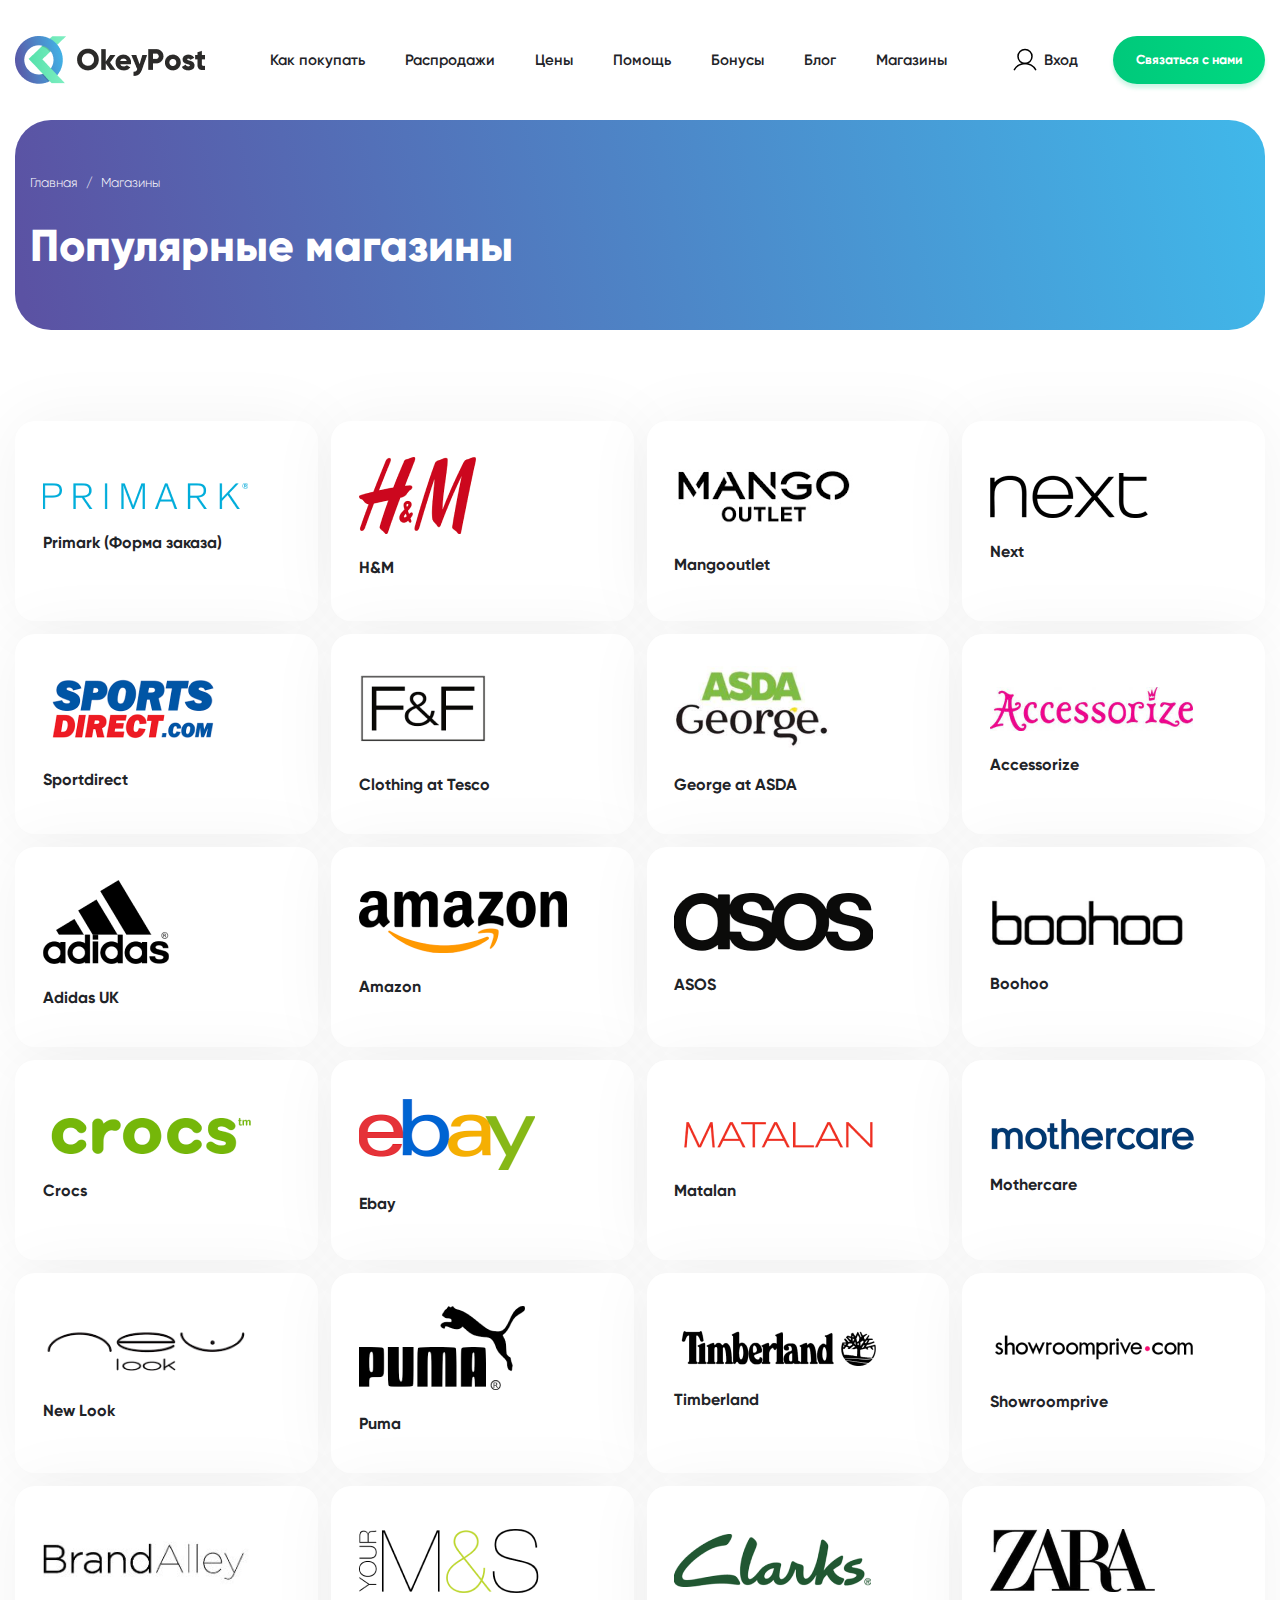
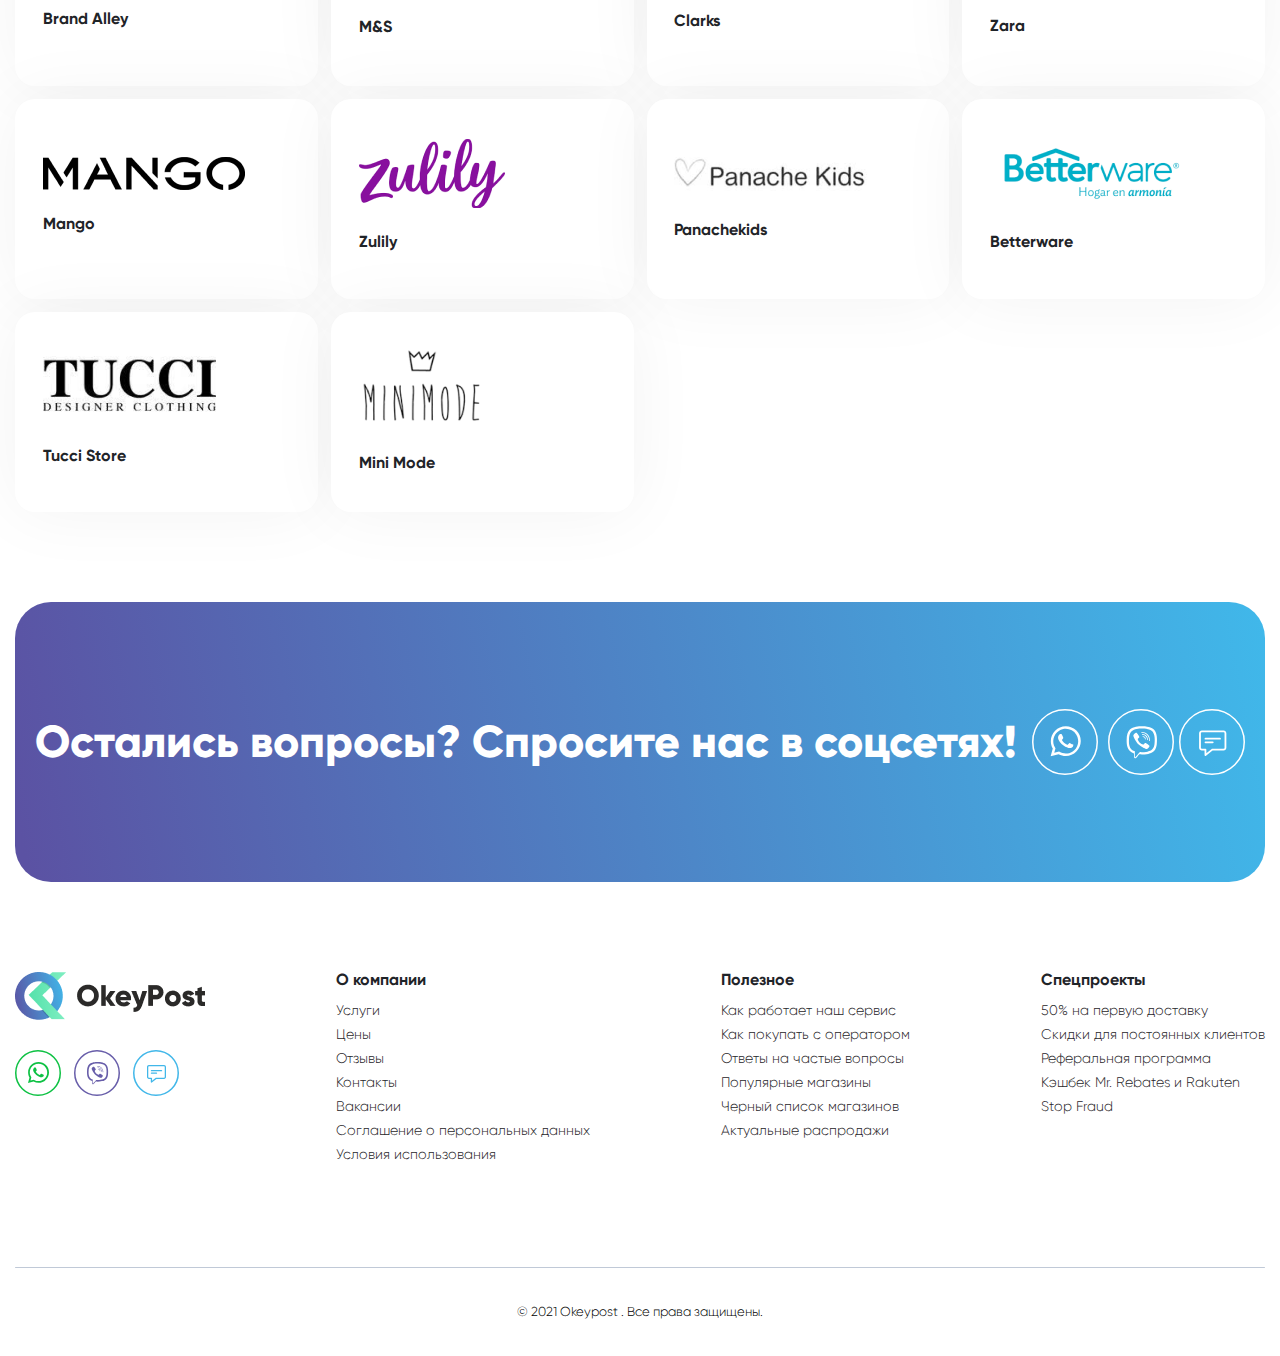
<file: html/shops.html>
<!doctype html><html lang="ru"><head><meta charset="UTF-8"><meta http-equiv="X-UA-Compatible" content="IE=edge"><meta name="viewport" content="width=device-width,initial-scale=1,user-scalable=no"><link rel="stylesheet" href="../css/main.css"><title>Блог</title></head><body><div class="wrapper"><header class="header"><div class="header__container container"><div class="header__nav-line"><div class="header__logo"><a href="index.html"><img src="../image/header/logo.png" alt="logo"></a></div><div class="menu__body-bg"></div><div class="menu__body"><nav class="header__nav-list"><ul><li><a href="howtobuy.html">Как покупать</a></li><li><a href="sales.html">Распродажи</a></li><li><a href="prices.html">Цены</a></li><li><a href="help.html">Помощь</a></li><li><a href="bonuses.html">Бонусы</a></li><li><a href="blog.html">Блог</a></li><li><a href="shops.html">Магазины</a></li></ul></nav><div class="header__enter" data-name="loginpopup-btn"><img src="../image/header/User.svg" alt="urer"> <span>Вход</span></div><div class="header__btn-block"><a href="#" class="header__btn button" data-name="popup-btn">Связаться с нами</a></div></div><div class="menu__icon"><span></span></div></div></div><div class="popup"><div class="popup__body"><div class="popup__window"><div class="popup__close"><img src="../image/header/popup-close.svg" alt="close"></div><div class="popup__title">Введите ваш номер телефона</div><form class="popup__form" action="#" method="get"><input type="number" name="phone" placeholder="Ваш номер телефона"><div class="popup__form-btn-block"><button class="button" type="submit">Заказать звонок</button></div></form></div></div></div><div class="loginpopup"><div class="loginpopup__body"><div class="loginpopup__window"><div class="loginpopup__close"><img src="../image/header/loginpopup-close.svg" alt="close"></div><div class="loginpopup__title">Выполните вход в ваш личный кабинет</div><form class="loginpopup__form" action="#" method="get"><div class="loginpopup__form-input"><label for="phone">Номер телефона:</label> <input type="number" name="phone" id="phone"></div><div class="loginpopup__form-input"><label for="email">Ваш email:</label> <input type="text" name="email" id="email"></div><div class="loginpopup__form-input"><label for="password">Ваш пароль:</label> <input type="text" name="password" id="password"></div><div class="loginpopup__form-links"><a href="#">Востановление пароля</a> <span>или</span> <a href="#">Быстрая регистрация</a></div><div class="loginpopup__form-btn-block"><button class="button">Войти</button><div class="loginpopup__form-social-links"><a href="#"><img src="../image/header/Google.png" alt="Google"> </a><a href="#"><img src="../image/header/Facebook.png" alt="Facebook"> </a><a href="#"><img src="../image/header/Vkontakte (VK).png" alt="google"></a></div></div></form></div></div></div></header><main class="shops-main"><section class="shopsbord"><div class="shopsbord__container"><div class="shopsbord__block"><div class="shopsbord__block-container container"><div class="shopsbord__way"><a href="index.html">Главная</a> <span>/</span> <a href="shops.html">Магазины</a></div><div class="shopsbord__title">Популярные магазины</div></div></div></div></section><section class="shops"><div class="shops__container container"><div class="shops__items"><div class="shops__item"><div class="shops__item-img"><img src="../image/shops-main/shops-1.png" alt="pictures"></div><div class="shops__item-name">Primark (Форма заказа)</div></div><div class="shops__item"><div class="shops__item-img"><img src="../image/shops-main/shops-2.png" alt="pictures"></div><div class="shops__item-name">H&M</div></div><div class="shops__item"><div class="shops__item-img"><img src="../image/shops-main/shops-3.png" alt="pictures"></div><div class="shops__item-name">Mangooutlet</div></div><div class="shops__item"><div class="shops__item-img"><img src="../image/shops-main/shops-4.png" alt="pictures"></div><div class="shops__item-name">Next</div></div><div class="shops__item"><div class="shops__item-img"><img src="../image/shops-main/shops-5.png" alt="pictures"></div><div class="shops__item-name">Sportdirect</div></div><div class="shops__item"><div class="shops__item-img"><img src="../image/shops-main/shops-6.png" alt="pictures"></div><div class="shops__item-name">Clothing at Tesco</div></div><div class="shops__item"><div class="shops__item-img"><img src="../image/shops-main/shops-7.png" alt="pictures"></div><div class="shops__item-name">George at ASDA</div></div><div class="shops__item"><div class="shops__item-img"><img src="../image/shops-main/shops-8.png" alt="pictures"></div><div class="shops__item-name">Accessorize</div></div><div class="shops__item"><div class="shops__item-img"><img src="../image/shops-main/shops-9.png" alt="pictures"></div><div class="shops__item-name">Adidas UK</div></div><div class="shops__item"><div class="shops__item-img"><img src="../image/shops-main/shops-10.png" alt="pictures"></div><div class="shops__item-name">Amazon</div></div><div class="shops__item"><div class="shops__item-img"><img src="../image/shops-main/shops-11.png" alt="pictures"></div><div class="shops__item-name">ASOS</div></div><div class="shops__item"><div class="shops__item-img"><img src="../image/shops-main/shops-12.png" alt="pictures"></div><div class="shops__item-name">Boohoo</div></div><div class="shops__item"><div class="shops__item-img"><img src="../image/shops-main/shops-13.png" alt="pictures"></div><div class="shops__item-name">Crocs</div></div><div class="shops__item"><div class="shops__item-img"><img src="../image/shops-main/shops-14.png" alt="pictures"></div><div class="shops__item-name">Ebay</div></div><div class="shops__item"><div class="shops__item-img"><img src="../image/shops-main/shops-15.png" alt="pictures"></div><div class="shops__item-name">Matalan</div></div><div class="shops__item"><div class="shops__item-img"><img src="../image/shops-main/shops-16.png" alt="pictures"></div><div class="shops__item-name">Mothercare</div></div><div class="shops__item"><div class="shops__item-img"><img src="../image/shops-main/shops-17.png" alt="pictures"></div><div class="shops__item-name">New Look</div></div><div class="shops__item"><div class="shops__item-img"><img src="../image/shops-main/shops-18.png" alt="pictures"></div><div class="shops__item-name">Puma</div></div><div class="shops__item"><div class="shops__item-img"><img src="../image/shops-main/shops-19.png" alt="pictures"></div><div class="shops__item-name">Timberland</div></div><div class="shops__item"><div class="shops__item-img"><img src="../image/shops-main/shops-20.png" alt="pictures"></div><div class="shops__item-name">Showroomprive</div></div><div class="shops__item"><div class="shops__item-img"><img src="../image/shops-main/shops-21.png" alt="pictures"></div><div class="shops__item-name">Brand Alley</div></div><div class="shops__item"><div class="shops__item-img"><img src="../image/shops-main/shops-22.png" alt="pictures"></div><div class="shops__item-name">M&S</div></div><div class="shops__item"><div class="shops__item-img"><img src="../image/shops-main/shops-23.png" alt="pictures"></div><div class="shops__item-name">Clarks</div></div><div class="shops__item"><div class="shops__item-img"><img src="../image/shops-main/shops-24.png" alt="pictures"></div><div class="shops__item-name">Zara</div></div><div class="shops__item"><div class="shops__item-img"><img src="../image/shops-main/shops-25.png" alt="pictures"></div><div class="shops__item-name">Mango</div></div><div class="shops__item"><div class="shops__item-img"><img src="../image/shops-main/shops-26.png" alt="pictures"></div><div class="shops__item-name">Zulily</div></div><div class="shops__item"><div class="shops__item-img"><img src="../image/shops-main/shops-27.png" alt="pictures"></div><div class="shops__item-name">Panachekids</div></div><div class="shops__item"><div class="shops__item-img"><img src="../image/shops-main/shops-28.png" alt="pictures"></div><div class="shops__item-name">Betterware</div></div><div class="shops__item"><div class="shops__item-img"><img src="../image/shops-main/shops-29.png" alt="pictures"></div><div class="shops__item-name">Tucci Store</div></div><div class="shops__item"><div class="shops__item-img"><img src="../image/shops-main/shops-30.png" alt="pictures"></div><div class="shops__item-name">Mini Mode</div></div></div></div></section><section class="askinsocial"><div class="askinsocial__container"><div class="askinsocial__block"><div class="askinsocial__block-container container"><div class="askinsocial__title section-title">Остались вопросы? Спросите нас в соцсетях!</div><div class="askinsocial__social"><a href="#"><img src="../image/askinsocial/whatsup.svg" alt="picture"></a><a href="#"><img src="../image/askinsocial/viber.svg" alt="picture"></a><a href="#"><img src="../image/askinsocial/chat.svg" alt="picture"></a></div></div></div></div></section></main><footer class="footer"><div class="footer__container container"><div class="footer__items"><div class="footer__item"><div class="footer__logo"><img src="../image/footer/logo.png" alt="picture"></div><div class="footer__social"><a href="#"><img src="../image/footer/whatsup.svg" alt="picture"> </a><a href="#"><img src="../image/footer/viber.svg" alt="picture"> </a><a href="#"><img src="../image/footer/chat.svg" alt="picture"></a></div></div><div class="footer__item"><div class="footer__item-name" data-name="spoiler-title">О компании</div><div class="footer__item-list"><ul><li><a href="#">Услуги</a></li><li><a href="#">Цены</a></li><li><a href="#">Отзывы</a></li><li><a href="#">Контакты</a></li><li><a href="#">Вакансии</a></li><li><a href="#">Соглашение о персональных данных</a></li><li><a href="#">Условия использования</a></li></ul></div></div><div class="footer__item"><div class="footer__item-name" data-name="spoiler-title">Полезное</div><div class="footer__item-list"><ul><li><a href="#">Как работает наш сервис</a></li><li><a href="#">Как покупать с оператором</a></li><li><a href="#">Ответы на частые вопросы</a></li><li><a href="#">Популярные магазины</a></li><li><a href="#">Черный список магазинов</a></li><li><a href="#">Актуальные распродажи</a></li></ul></div></div><div class="footer__item"><div class="footer__item-name" data-name="spoiler-title">Спецпроекты</div><div class="footer__item-list"><ul><li><a href="#">50% на первую доставку</a></li><li><a href="#">Скидки для постоянных клиентов</a></li><li><a href="#">Реферальная программа</a></li><li><a href="#">Кэшбек Mr. Rebates и Rakuten</a></li><li><a href="#">Stop Fraud</a></li></ul></div></div></div><div class="footer__lisense">© 2021 Okeypost . Все права защищены.</div></div></footer></div><script src="../js/main.js"></script></body></html>
</file>
<file: css/main.css>
@charset "UTF-8";
* {
  padding: 0;
  margin: 0;
  border: 0;
}

*, *:before, *:after {
  -webkit-box-sizing: border-box;
  box-sizing: border-box;
}

:focus, :active {
  outline: none;
}

a:focus, a:active {
  outline: none;
}

nav, footer, header, aside {
  display: block;
}

html, body {
  height: 100%;
  width: 100%;
  font-size: 100%;
  line-height: 1;
  font-size: 14px;
  -ms-text-size-adjust: 100%;
  -moz-text-size-adjust: 100%;
  -webkit-text-size-adjust: 100%;
}

input, button, textarea {
  font-family: inherit;
}

input::-ms-clear {
  display: none;
}

button {
  cursor: pointer;
}

button::-moz-focus-inner {
  padding: 0;
  border: 0;
}

a, a:visited {
  text-decoration: none;
}

a:hover {
  text-decoration: none;
}

ul li {
  list-style: none;
}

img {
  vertical-align: top;
}

h1, h2, h3, h4, h5, h6 {
  font-size: inherit;
  font-weight: inherit;
}

@font-face {
  font-family: "Gilroy";
  src: url("../fonts/gilroy-light.eot");
  src: local("☺"), url("../fonts/gilroy-light.woff") format("woff"), url("../fonts/gilroy-light.ttf") format("truetype"), url("../fonts/gilroy-light.svg") format("svg");
  font-weight: 300;
  font-style: normal;
}
@font-face {
  font-family: "Gilroy";
  src: url("../fonts/Gilroy-Regular.eot");
  src: local("☺"), url("../fonts/Gilroy-Regular.woff") format("woff"), url("../fonts/Gilroy-Regular.ttf") format("truetype"), url("../fonts/Gilroy-Regular.svg") format("svg");
  font-weight: 400;
  font-style: normal;
}
@font-face {
  font-family: "Gilroy";
  src: url("../fonts/Gilroy-SemiBold.eot");
  src: local("☺"), url("../fonts/Gilroy-SemiBold.woff") format("woff"), url("../fonts/Gilroy-SemiBold.ttf") format("truetype"), url("../fonts/Gilroy-SemiBold.svg") format("svg");
  font-weight: 600;
  font-style: normal;
}
@font-face {
  font-family: "Gilroy";
  src: url("../fonts/Gilroy-Bold.eot");
  src: local("☺"), url("../fonts/Gilroy-Bold.woff") format("woff"), url("../fonts/Gilroy-Bold.ttf") format("truetype"), url("../fonts/Gilroy-Bold.svg") format("svg");
  font-weight: 700;
  font-style: normal;
}
@font-face {
  font-family: "Gilroy";
  src: url("../fonts/Gilroy-ExtraBold.eot");
  src: local("☺"), url("../fonts/Gilroy-ExtraBold.woff") format("woff"), url("../fonts/Gilroy-ExtraBold.ttf") format("truetype"), url("../fonts/Gilroy-ExtraBold.svg") format("svg");
  font-weight: 800;
  font-style: normal;
}
html, body {
  height: 100%;
  font-family: "Gilroy";
}

body.body-lock-burger,
body.body-lock-popup {
  overflow: hidden;
}

.wrapper {
  min-height: 100%;
  display: -webkit-box;
  display: -ms-flexbox;
  display: flex;
  -webkit-box-orient: vertical;
  -webkit-box-direction: normal;
      -ms-flex-direction: column;
          flex-direction: column;
}

main {
  -webkit-box-flex: 1;
      -ms-flex: 1 0 auto;
          flex: 1 0 auto;
}

.container {
  max-width: 1430px;
  display: -webkit-box;
  display: -ms-flexbox;
  display: flex;
  padding: 0px 15px;
  margin: 0 auto;
}

.section-title {
  font-size: 44px;
  font-weight: 800;
  line-height: 50px;
  color: #1F2428;
}

.button {
  display: -webkit-box;
  display: -ms-flexbox;
  display: flex;
  -webkit-box-align: center;
      -ms-flex-align: center;
          align-items: center;
  -webkit-box-pack: center;
      -ms-flex-pack: center;
          justify-content: center;
  text-align: center;
  border-radius: 36px;
  background: -webkit-gradient(linear, left top, right top, from(#00C97B), color-stop(96.96%, #00D981));
  background: linear-gradient(90deg, #00C97B 0%, #00D981 96.96%);
  -webkit-box-shadow: 0px 4px 4px rgba(1, 203, 124, 0.2);
          box-shadow: 0px 4px 4px rgba(1, 203, 124, 0.2);
  font-size: 17px;
  font-weight: 700;
  line-height: 18px;
  color: #fff;
}

.header {
  width: 100%;
  min-height: 120px;
  display: -webkit-box;
  display: -ms-flexbox;
  display: flex;
}
.header__container {
  -webkit-box-flex: 1;
      -ms-flex: 1 0;
          flex: 1 0;
}
.header__nav-line {
  width: 100%;
  display: -webkit-box;
  display: -ms-flexbox;
  display: flex;
  -webkit-box-align: center;
      -ms-flex-align: center;
          align-items: center;
  -webkit-box-pack: justify;
      -ms-flex-pack: justify;
          justify-content: space-between;
}
.header__logo {
  position: relative;
  z-index: 10;
}
@media (max-width: 905px) {
  .header .header__logo img {
    width: 150px;
    height: 37px;
  }
}
.header__nav-list ul li a {
  font-size: 15px;
  font-weight: 600;
  color: #1F2428;
  -webkit-transition: all 0.2s ease 0s;
  transition: all 0.2s ease 0s;
}
.header__nav-list ul li a:hover {
  color: #01CD7D;
}
.header__enter {
  display: -webkit-box;
  display: -ms-flexbox;
  display: flex;
  -webkit-box-align: center;
      -ms-flex-align: center;
          align-items: center;
  cursor: pointer;
}
.header__enter span {
  font-size: 15px;
  font-weight: 600;
  color: #1F2428;
  margin: 0px 0px 0px 5px;
}
.header__btn-block {
  display: -webkit-box;
  display: -ms-flexbox;
  display: flex;
  -webkit-box-align: center;
      -ms-flex-align: center;
          align-items: center;
}
.header__btn {
  font-size: 13px !important;
  max-width: 170px;
  height: 48px;
  padding: 0px 10px;
}

.menu__icon {
  display: none;
}

.popup {
  position: fixed;
  width: 100%;
  height: 100%;
  z-index: 15;
  opacity: 0;
  visibility: hidden;
  -webkit-transition: all 0.8s ease 0s;
  transition: all 0.8s ease 0s;
}
.popup.popup-open {
  opacity: 1;
  visibility: visible;
}
.popup__body {
  width: 100%;
  height: 100%;
  background: rgba(0, 0, 0, 0.5);
  display: -webkit-box;
  display: -ms-flexbox;
  display: flex;
  -webkit-box-pack: center;
      -ms-flex-pack: center;
          justify-content: center;
  -webkit-box-align: center;
      -ms-flex-align: center;
          align-items: center;
  padding: 0px 15px;
}
.popup__window {
  width: 350px;
  height: 280px;
  background: linear-gradient(79.63deg, #5B52A3 1.08%, #40B8EA 100%);
  border-radius: 36px;
  padding: 60px 15px 0px 15px;
  position: relative;
}
.popup__close {
  position: absolute;
  top: 15px;
  right: 15px;
  cursor: pointer;
}
.popup__title {
  font-size: 22px;
  font-weight: 600;
  color: #fff;
  margin: 0px 0px 30px 0px;
  text-align: center;
}
.popup__form {
  width: 100%;
  display: -webkit-box;
  display: -ms-flexbox;
  display: flex;
  -webkit-box-orient: vertical;
  -webkit-box-direction: normal;
      -ms-flex-direction: column;
          flex-direction: column;
  -webkit-box-align: center;
      -ms-flex-align: center;
          align-items: center;
}
.popup__form input {
  width: 100%;
  height: 50px;
  border-radius: 36px;
  padding: 0px 0px 0px 30px;
  font-size: 16px;
  margin: 0px 0px 15px 0px;
}
.popup__form input[type=number]::-webkit-outer-spin-button,
.popup__form input[type=number]::-webkit-inner-spin-button {
  display: none;
}
.popup__form-btn-block button {
  width: 240px;
  height: 66px;
}

.loginpopup {
  position: fixed;
  width: 100%;
  height: 100%;
  z-index: 15;
  opacity: 0;
  visibility: hidden;
  -webkit-transition: all 0.8s ease 0s;
  transition: all 0.8s ease 0s;
}
.loginpopup.loginpopup-open {
  opacity: 1;
  visibility: visible;
}
.loginpopup__body {
  width: 100%;
  height: 100%;
  background: rgba(0, 0, 0, 0.5);
  display: -webkit-box;
  display: -ms-flexbox;
  display: flex;
  -webkit-box-pack: center;
      -ms-flex-pack: center;
          justify-content: center;
  -webkit-box-align: center;
      -ms-flex-align: center;
          align-items: center;
  padding: 0px 35px;
}
.loginpopup__window {
  -webkit-box-flex: 0;
      -ms-flex: 0 1 480px;
          flex: 0 1 480px;
  min-height: 640px;
  background: #FFFFFF;
  -webkit-box-shadow: 0px 0px 70px rgba(138, 138, 138, 0.1);
          box-shadow: 0px 0px 70px rgba(138, 138, 138, 0.1);
  border-radius: 16px;
  position: relative;
  padding: 35px;
}
@media (max-width: 1430px) {
  .loginpopup .loginpopup__window {
    padding-right: 35px;
    padding-left: 35px;
  }
}
@media (max-width: 1430px) and (max-width: 1430px) {
  .loginpopup .loginpopup__window {
    padding-right: calc(15px + 20 * ((100vw - 320px) / 1110));
  }
}
@media (max-width: 1430px) and (max-width: 1430px) {
  .loginpopup .loginpopup__window {
    padding-left: calc(15px + 20 * ((100vw - 320px) / 1110));
  }
}
.loginpopup__close {
  position: absolute;
  top: 5px;
  right: 5px;
  cursor: pointer;
  background: rgba(0, 0, 0, 0.108);
  border-radius: 50%;
}
.loginpopup__title {
  font-weight: 700;
  font-size: 24px;
  line-height: 32px;
  color: #1F2428;
  margin: 0px 0px 21px 0px;
}
@media (max-width: 1430px) {
  .loginpopup .loginpopup__title {
    font-size: 24px;
    line-height: 32px;
  }
}
@media (max-width: 1430px) and (max-width: 1430px) {
  .loginpopup .loginpopup__title {
    font-size: calc(20px + 4 * ((100vw - 320px) / 1110));
  }
}
@media (max-width: 1430px) and (max-width: 1430px) {
  .loginpopup .loginpopup__title {
    line-height: calc(24px + 8 * ((100vw - 320px) / 1110));
  }
}
.loginpopup__form {
  width: 100%;
}
.loginpopup__form-input {
  width: 100%;
  margin: 0px 0px 15px 0px;
}
.loginpopup__form-input input {
  width: 100%;
  min-height: 60px;
  background: #FCFDFF;
  border: 1px solid #C0C9D7;
  border-radius: 6px;
  padding: 0px 0px 0px 15px;
  font-weight: 300;
  font-size: 18px;
}
.loginpopup__form-input input::-webkit-outer-spin-button,
.loginpopup__form-input input::-webkit-inner-spin-button {
  -webkit-appearance: none;
}
.loginpopup__form-input label {
  font-weight: 700;
  font-size: 16px;
  line-height: 36px;
  color: #1F2428;
  display: inline-block;
  margin: 0px 0px 6px 0px;
}
.loginpopup__form-links {
  margin: 24px 0px 30px 0px;
}
.loginpopup__form-links a,
.loginpopup__form-links span {
  font-weight: 400;
  font-size: 14px;
}
.loginpopup__form-links a {
  color: #01CD7D;
}
.loginpopup__form-btn-block {
  display: -webkit-box;
  display: -ms-flexbox;
  display: flex;
  -webkit-box-align: center;
      -ms-flex-align: center;
          align-items: center;
  -webkit-box-pack: justify;
      -ms-flex-pack: justify;
          justify-content: space-between;
}
.loginpopup__form-btn-block button {
  width: 200px;
  height: 60px;
}
@media (max-width: 525px) {
  .loginpopup .loginpopup__form-btn-block {
    -webkit-box-orient: vertical;
    -webkit-box-direction: normal;
        -ms-flex-direction: column;
            flex-direction: column;
  }
  .loginpopup .loginpopup__form-btn-block button {
    margin: 0px 0px 15px 0px;
  }
}
.loginpopup__form-social-links a {
  margin: 0px 7px 0px 0px;
}
.loginpopup__form-social-links a:last-child {
  margin: 0;
}

@media (min-width: 784px) {
  .header__logo {
    margin: 0px 10px 0px 0px;
  }
  .header__nav-list {
    width: 100%;
    display: -webkit-box;
    display: -ms-flexbox;
    display: flex;
    -webkit-box-align: center;
        -ms-flex-align: center;
            align-items: center;
    -webkit-box-pack: center;
        -ms-flex-pack: center;
            justify-content: center;
  }
  .header__nav-list ul {
    display: -webkit-box;
    display: -ms-flexbox;
    display: flex;
    -webkit-box-pack: center;
        -ms-flex-pack: center;
            justify-content: center;
    -ms-flex-wrap: wrap;
        flex-wrap: wrap;
  }
  .header__nav-list ul li {
    margin: 10px 20px;
    text-align: center;
  }
  .header__enter {
    margin: 0px 35px 0px 10px;
  }
  .header__btn {
    width: calc(100px + (170 - 100) * ((100vw - 860px) / (1430 - 860)));
  }

  .menu__body {
    width: 100%;
    display: -webkit-box;
    display: -ms-flexbox;
    display: flex;
  }
}
@media (max-width: 784px) {
  .header {
    min-height: 80px;
  }
  .header__nav-list ul {
    text-align: center;
  }
  .header__nav-list ul li {
    line-height: 48px;
  }
  .header__nav-list ul li a {
    font-size: 20px;
  }
  .header__enter {
    position: absolute;
    bottom: 25px;
    right: 25px;
  }
  .header__btn-block {
    position: absolute;
    bottom: 15px;
    left: 15px;
  }
  .header__btn {
    width: 150px;
  }

  .menu__body-bg {
    position: fixed;
    z-index: 3;
    top: 0;
    left: 0;
    width: 100%;
    height: 100%;
    background: rgba(0, 0, 0, 0.35);
    opacity: 0;
    visibility: hidden;
    -webkit-transition: all 0.5s ease 0s;
    transition: all 0.5s ease 0s;
  }
  .menu__body-bg._active {
    opacity: 1;
    visibility: visible;
  }
  .menu__body {
    position: fixed;
    z-index: 5;
    top: 0;
    left: -120%;
    width: 50%;
    height: 100%;
    background: #fff;
    display: -webkit-box;
    display: -ms-flexbox;
    display: flex;
    -webkit-box-align: center;
        -ms-flex-align: center;
            align-items: center;
    -webkit-box-pack: center;
        -ms-flex-pack: center;
            justify-content: center;
    overflow: auto;
    -webkit-transition: all 0.5s ease 0s;
    transition: all 0.5s ease 0s;
    -webkit-box-shadow: 5px 0px 25px rgba(0, 0, 0, 0.5);
            box-shadow: 5px 0px 25px rgba(0, 0, 0, 0.5);
  }
  .menu__body._active {
    left: 0;
  }
  .menu__icon {
    display: block;
    width: 40px;
    height: 20px;
    position: relative;
    z-index: 10;
    cursor: pointer;
  }
  .menu__icon::before,
.menu__icon span, .menu__icon::after {
    position: absolute;
    width: 100%;
    height: 8%;
    background: #000;
    -webkit-transition: all 0.5s ease 0s;
    transition: all 0.5s ease 0s;
  }
  .menu__icon::before, .menu__icon::after {
    content: "";
  }
  .menu__icon::before {
    top: 0;
  }
  .menu__icon span {
    top: 50%;
    -webkit-transform: scale(1);
            transform: scale(1);
  }
  .menu__icon::after {
    bottom: 0;
  }
  .menu__icon._active::before {
    top: 50%;
    -webkit-transform: rotate(45deg) translate(0px, -50%);
            transform: rotate(45deg) translate(0px, -50%);
  }
  .menu__icon._active span {
    -webkit-transform: scale(0);
            transform: scale(0);
  }
  .menu__icon._active::after {
    bottom: 50%;
    -webkit-transform: rotate(-45deg) translate(0px, 50%);
            transform: rotate(-45deg) translate(0px, 50%);
  }
}
@media (max-width: 784px) and (max-width: 525px) {
  .menu__body {
    width: 100%;
  }
}
.deliverybord {
  width: 100%;
  min-height: 680px;
  display: -webkit-box;
  display: -ms-flexbox;
  display: flex;
  -webkit-box-pack: center;
      -ms-flex-pack: center;
          justify-content: center;
}
.deliverybord__container {
  -webkit-box-flex: 1;
      -ms-flex: 1 0;
          flex: 1 0;
  max-width: 1830px;
  padding: 0px 15px;
}
.deliverybord__block {
  display: -webkit-box;
  display: -ms-flexbox;
  display: flex;
  width: 100%;
  min-height: 680px;
  background: linear-gradient(79.63deg, #5B52A3 1.08%, #40B8EA 100%);
  border-radius: 36px;
}
.deliverybord__block-container {
  -webkit-box-flex: 1;
      -ms-flex: 1 0;
          flex: 1 0;
  display: -webkit-box;
  display: -ms-flexbox;
  display: flex;
}
.deliverybord__title {
  font-size: 72px;
  font-weight: 800;
  line-height: 80px;
  color: #fff;
}
.deliverybord__description {
  font-size: 20px;
  font-weight: 300;
  line-height: 42px;
  color: #fff;
  margin: 15px 0px 30px 0px;
}
@media (max-width: 1430px) {
  .deliverybord .deliverybord__title {
    font-size: 72px;
    line-height: 80px;
  }
}
@media (max-width: 1430px) and (max-width: 1430px) {
  .deliverybord .deliverybord__title {
    font-size: calc(24px + 48 * ((100vw - 320px) / 1110));
  }
}
@media (max-width: 1430px) and (max-width: 1430px) {
  .deliverybord .deliverybord__title {
    line-height: calc(28px + 52 * ((100vw - 320px) / 1110));
  }
}
@media (max-width: 1430px) {
  .deliverybord .deliverybord__description {
    font-size: 20px;
    line-height: 42px;
  }
}
@media (max-width: 1430px) and (max-width: 1430px) {
  .deliverybord .deliverybord__description {
    font-size: calc(16px + 4 * ((100vw - 320px) / 1110));
  }
}
@media (max-width: 1430px) and (max-width: 1430px) {
  .deliverybord .deliverybord__description {
    line-height: calc(24px + 18 * ((100vw - 320px) / 1110));
  }
}
.deliverybord__btn {
  width: 260px;
  height: 66px;
}
.deliverybord__block-img {
  position: relative;
  -webkit-box-flex: 0;
      -ms-flex: 0 1 41%;
          flex: 0 1 41%;
  padding: 0px 0px 43% 0px;
}
.deliverybord__block-img img {
  position: absolute;
  top: 0;
  left: 0;
  width: 100%;
  height: 100%;
  -o-object-fit: contain;
     object-fit: contain;
}

@media (min-width: 997px) {
  .deliverybord__block-container {
    -webkit-box-align: center;
        -ms-flex-align: center;
            align-items: center;
    -ms-flex-pack: distribute;
        justify-content: space-around;
  }
  .deliverybord__block-content {
    -webkit-box-flex: 0;
        -ms-flex: 0 1 50%;
            flex: 0 1 50%;
  }
}
@media (max-width: 997px) {
  .deliverybord__block-container {
    -webkit-box-orient: vertical;
    -webkit-box-direction: normal;
        -ms-flex-direction: column;
            flex-direction: column;
    padding-top: 30px;
    padding-bottom: 30px;
  }
  .deliverybord__block-content {
    text-align: center;
  }
  .deliverybord__btn-block {
    display: -webkit-box;
    display: -ms-flexbox;
    display: flex;
    -webkit-box-pack: center;
        -ms-flex-pack: center;
            justify-content: center;
    margin: 0px 0px 30px 0px;
  }
}
.benefit {
  width: 100%;
  height: -webkit-max-content;
  height: -moz-max-content;
  height: max-content;
}
.benefit__container {
  -webkit-box-orient: vertical;
  -webkit-box-direction: normal;
      -ms-flex-direction: column;
          flex-direction: column;
}
.benefit__title {
  max-width: 475px;
  margin: 100px 0px 0px 0px;
}
@media (max-width: 1430px) {
  .benefit .benefit__title {
    font-size: 44px;
    line-height: 50px;
    margin-top: 100px;
  }
}
@media (max-width: 1430px) and (max-width: 1430px) {
  .benefit .benefit__title {
    font-size: calc(24px + 20 * ((100vw - 320px) / 1110));
  }
}
@media (max-width: 1430px) and (max-width: 1430px) {
  .benefit .benefit__title {
    line-height: calc(28px + 22 * ((100vw - 320px) / 1110));
  }
}
@media (max-width: 1430px) and (max-width: 1430px) {
  .benefit .benefit__title {
    margin-top: calc(30px + 70 * ((100vw - 320px) / 1110));
  }
}
.benefit__goods-categories {
  display: -webkit-box;
  display: -ms-flexbox;
  display: flex;
  min-height: 100px;
  -webkit-box-shadow: 0px 0px 70px rgba(138, 138, 138, 0.1);
          box-shadow: 0px 0px 70px rgba(138, 138, 138, 0.1);
  border-radius: 16px;
  margin: 40px 0px 55px 0px;
}
@media (max-width: 1430px) {
  .benefit .benefit__goods-categories {
    margin-top: calc(30px + 10 * ((100vw - 320px) / 1215));
    margin-bottom: calc(30px + 25 * ((100vw - 320px) / 1215));
  }
}
.benefit__goods-categories-arrow {
  display: -webkit-box;
  display: -ms-flexbox;
  display: flex;
  -webkit-box-align: center;
      -ms-flex-align: center;
          align-items: center;
  -webkit-box-pack: center;
      -ms-flex-pack: center;
          justify-content: center;
  cursor: pointer;
  width: 70px;
}
.benefit__goods-categories-container {
  width: 100%;
  overflow: hidden;
}
.benefit__goods-categories-items {
  width: 100%;
}
.benefit__goods-categories-item {
  display: -webkit-box;
  display: -ms-flexbox;
  display: flex;
  -webkit-box-align: center;
      -ms-flex-align: center;
          align-items: center;
  -webkit-box-pack: center;
      -ms-flex-pack: center;
          justify-content: center;
  cursor: pointer;
}
.benefit__goods-categories-item:hover {
  background: #F2F6FC;
}
.benefit__goods-categories-img {
  margin: 0px 10px 0px 0px;
}
.benefit__goods-categories-name {
  font-size: 16px;
  font-weight: 700;
  line-height: 24px;
  color: #1F2428;
}
.benefit__goods-example-container {
  overflow: hidden;
}
.benefit__goods-example {
  display: -webkit-box;
  display: -ms-flexbox;
  display: flex;
}
.benefit__goods-example-info {
  font-size: 26px;
  font-weight: 700;
  line-height: 36px;
  color: #1F2428;
  margin: 80px 0px 44px 0px;
}
.benefit__goods-example-info span {
  color: #01CD7D;
}
@media (max-width: 1430px) {
  .benefit .benefit__goods-example-info {
    font-size: 26px;
    line-height: 36px;
  }
}
@media (max-width: 1430px) and (max-width: 1430px) {
  .benefit .benefit__goods-example-info {
    font-size: calc(20px + 6 * ((100vw - 320px) / 1110));
  }
}
@media (max-width: 1430px) and (max-width: 1430px) {
  .benefit .benefit__goods-example-info {
    line-height: calc(28px + 8 * ((100vw - 320px) / 1110));
  }
}
.benefit__goods-example-price {
  display: -webkit-box;
  display: -ms-flexbox;
  display: flex;
  -webkit-box-align: center;
      -ms-flex-align: center;
          align-items: center;
  max-width: 400px;
  min-height: 120px;
  border-radius: 16px;
  background: #F2F6FC;
  padding: 0px 25px 0px 34px;
}
@media (max-width: 1430px) {
  .benefit .benefit__goods-example-price {
    padding-right: 25px;
    padding-left: 34px;
  }
}
@media (max-width: 1430px) and (max-width: 1430px) {
  .benefit .benefit__goods-example-price {
    padding-right: calc(15px + 10 * ((100vw - 320px) / 1110));
  }
}
@media (max-width: 1430px) and (max-width: 1430px) {
  .benefit .benefit__goods-example-price {
    padding-left: calc(15px + 19 * ((100vw - 320px) / 1110));
  }
}
.benefit__goods-example-price-counry {
  margin: 0px 25px 0px 0px;
}
.benefit__goods-example-price-count {
  font-size: 18px;
  font-weight: 400;
  color: #1F2428;
}
.benefit__goods-example-price-count p {
  font-size: 26px;
  font-weight: 700;
  margin: 5px 0px 0px 0px;
}
.benefit__goods-example-price-count_rus p {
  color: #1F2428;
}
.benefit__goods-example-price-count_uk p {
  color: #01CD7D;
}
@media (max-width: 1430px) {
  .benefit .benefit__goods-example-price-count {
    font-size: 18px;
  }
}
@media (max-width: 1430px) and (max-width: 1430px) {
  .benefit .benefit__goods-example-price-count {
    font-size: calc(16px + 2 * ((100vw - 320px) / 1110));
  }
}
@media (max-width: 1430px) {
  .benefit .benefit__goods-example-price-count p {
    font-size: 26px;
  }
}
@media (max-width: 1430px) and (max-width: 1430px) {
  .benefit .benefit__goods-example-price-count p {
    font-size: calc(18px + 8 * ((100vw - 320px) / 1110));
  }
}
.benefit__goods-example-img {
  margin: 0px 50px;
  position: relative;
  width: 100%;
  max-width: 499px;
  padding: 0px 0px 34% 0px;
}
.benefit__goods-example-img img {
  position: absolute;
  top: 0;
  left: 0;
  width: 100%;
  height: 100%;
  -o-object-fit: contain;
     object-fit: contain;
}
.benefit__slider-navline {
  display: -webkit-box;
  display: -ms-flexbox;
  display: flex;
  -webkit-box-align: center;
      -ms-flex-align: center;
          align-items: center;
}
@media (max-width: 1430px) {
  .benefit .benefit__slider-navline {
    margin-top: 0px;
  }
}
@media (max-width: 1430px) and (max-width: 1430px) {
  .benefit .benefit__slider-navline {
    margin-top: calc(30px + -30 * ((100vw - 320px) / 1110));
  }
}
.benefit__slider-example-arrow {
  cursor: pointer;
}
.benefit__slider-example-arrow_next {
  margin: 0px 45px 0px 0px;
}
.benefit__slider-example-arrow_prev {
  margin: 0px 0px 0px 45px;
}
.benefit__slider-navline-textbox {
  width: 100%;
  text-align: center;
}
.benefit__slider-navline-textbox p {
  color: #1F2428;
}
.benefit__slider-navline-textbox p:first-child {
  font-size: 18px;
  font-weight: 300;
  margin: 0px 0px 10px 0px;
}
.benefit__slider-navline-textbox p:last-child {
  font-size: 26px;
  font-weight: 700;
}
.benefit__slider-navline-textbox p:last-child span {
  color: #01CD7D;
}
@media (max-width: 1430px) {
  .benefit .benefit__slider-navline-textbox p:first-child {
    font-size: 18px;
  }
}
@media (max-width: 1430px) and (max-width: 1430px) {
  .benefit .benefit__slider-navline-textbox p:first-child {
    font-size: calc(14px + 4 * ((100vw - 320px) / 1110));
  }
}
@media (max-width: 1430px) {
  .benefit .benefit__slider-navline-textbox p:last-child {
    font-size: 26px;
  }
}
@media (max-width: 1430px) and (max-width: 1430px) {
  .benefit .benefit__slider-navline-textbox p:last-child {
    font-size: calc(16px + 10 * ((100vw - 320px) / 1110));
  }
}
.benefit__advantages-items {
  display: -ms-grid;
  display: grid;
  -ms-grid-columns: (1fr)[4];
  grid-template-columns: repeat(4, 1fr);
  width: 100%;
  min-height: 180px;
  -webkit-box-shadow: 0px 0px 70px rgba(138, 138, 138, 0.1);
          box-shadow: 0px 0px 70px rgba(138, 138, 138, 0.1);
  border-radius: 16px;
  margin: 100px 0px 0px 0px;
}
@media (max-width: 1430px) {
  .benefit .benefit__advantages-items {
    margin-top: 100px;
  }
}
@media (max-width: 1430px) and (max-width: 1430px) {
  .benefit .benefit__advantages-items {
    margin-top: calc(30px + 70 * ((100vw - 320px) / 1110));
  }
}
@media (max-width: 927px) {
  .benefit .benefit__advantages-items {
    -ms-grid-columns: (1fr)[2];
    grid-template-columns: repeat(2, 1fr);
  }
}
@media (max-width: 597px) {
  .benefit .benefit__advantages-items {
    -ms-grid-columns: (1fr)[1];
    grid-template-columns: repeat(1, 1fr);
    -ms-grid-rows: (120px)[4];
    grid-template-rows: repeat(4, 120px);
  }
  .benefit .benefit__advantages-items > *:nth-child(1) {
    -ms-grid-row: 1;
    -ms-grid-column: 1;
  }
  .benefit .benefit__advantages-items > *:nth-child(2) {
    -ms-grid-row: 2;
    -ms-grid-column: 1;
  }
  .benefit .benefit__advantages-items > *:nth-child(3) {
    -ms-grid-row: 3;
    -ms-grid-column: 1;
  }
  .benefit .benefit__advantages-items > *:nth-child(4) {
    -ms-grid-row: 4;
    -ms-grid-column: 1;
  }
}
.benefit__advantages-item {
  display: -webkit-box;
  display: -ms-flexbox;
  display: flex;
  -webkit-box-pack: center;
      -ms-flex-pack: center;
          justify-content: center;
  -webkit-box-align: center;
      -ms-flex-align: center;
          align-items: center;
  padding: 0px 15px;
  position: relative;
}
.benefit__advantages-item span {
  max-width: 162px;
  font-size: 18px;
  line-height: 24px;
  font-weight: 700;
  color: #1F2428;
  margin: 0px 0px 0px 25px;
}
@media (min-width: 927px) {
  .benefit .benefit__advantages-item:nth-child(2)::before, .benefit .benefit__advantages-item:nth-child(3)::before, .benefit .benefit__advantages-item:nth-child(4)::before {
    content: "";
    position: absolute;
    left: 0;
    top: 10%;
    background: #C0C9D7;
    width: 1px;
    height: 80%;
  }
}
@media (max-width: 597px) {
  .benefit .benefit__advantages-item:nth-child(2)::before, .benefit .benefit__advantages-item:nth-child(3)::before, .benefit .benefit__advantages-item:nth-child(4)::before {
    content: "";
    position: absolute;
    left: 5%;
    top: 0;
    background: #C0C9D7;
    height: 1px;
    width: 90%;
  }
}

@media (max-width: 784px) {
  .benefit__goods-example {
    -webkit-box-orient: vertical;
    -webkit-box-direction: normal;
        -ms-flex-direction: column;
            flex-direction: column;
    -webkit-box-align: center;
        -ms-flex-align: center;
            align-items: center;
  }
  .benefit__goods-example-infoblock {
    display: -webkit-box;
    display: -ms-flexbox;
    display: flex;
    -webkit-box-orient: vertical;
    -webkit-box-direction: normal;
        -ms-flex-direction: column;
            flex-direction: column;
    -webkit-box-align: center;
        -ms-flex-align: center;
            align-items: center;
  }
  .benefit__goods-example-info {
    margin: 0px 0px 15px 0px;
    text-align: center;
  }
  .benefit__goods-example-img {
    margin: 30px 0px;
    padding: 0px 0px 66% 0px;
  }
  .benefit__slider-navline {
    -webkit-box-pack: center;
        -ms-flex-pack: center;
            justify-content: center;
  }
  .benefit__slider-example-arrow_next {
    margin: 0px 0px 0px 20px;
  }
  .benefit__slider-example-arrow_prev {
    margin: 0px 20px 0px 0px;
  }
  .benefit__slider-navline-textbox {
    width: auto;
  }
  .benefit__slider-example-img-prev, .benefit__slider-example-img-next {
    display: none;
  }
}
.registrationbord {
  width: 100%;
  min-height: 480px;
  display: -webkit-box;
  display: -ms-flexbox;
  display: flex;
  -webkit-box-pack: center;
      -ms-flex-pack: center;
          justify-content: center;
}
.registrationbord__container {
  -webkit-box-flex: 1;
      -ms-flex: 1 0;
          flex: 1 0;
  max-width: 1830px;
  padding: 0px 15px;
}
.registrationbord__block {
  display: -webkit-box;
  display: -ms-flexbox;
  display: flex;
  width: 100%;
  min-height: 480px;
  background: linear-gradient(79.63deg, #5B52A3 1.08%, #40B8EA 100%);
  border-radius: 36px;
  margin: 100px 0px 0px 0px;
}
@media (max-width: 1430px) {
  .registrationbord .registrationbord__block {
    margin-top: 100px;
  }
}
@media (max-width: 1430px) and (max-width: 1430px) {
  .registrationbord .registrationbord__block {
    margin-top: calc(30px + 70 * ((100vw - 320px) / 1110));
  }
}
.registrationbord__block-container {
  -webkit-box-flex: 1;
      -ms-flex: 1 0;
          flex: 1 0;
}
.registrationbord__img {
  position: relative;
  width: 100%;
  max-width: 402px;
  padding: 0px 0px 30% 0px;
}
.registrationbord__img img {
  position: absolute;
  top: 0;
  left: 0;
  width: 100%;
  height: 100%;
  -o-object-fit: contain;
     object-fit: contain;
}
.registrationbord__content {
  max-width: 770px;
  margin: 0px 0px 0px 75px;
}
.registrationbord__propose {
  font-size: 30px;
  line-height: 40px;
  font-weight: 700;
  color: #fff;
}
.registrationbord__description {
  font-size: 18px;
  line-height: 30px;
  font-weight: 400;
  color: #fff;
  margin: 10px 0px 30px 0px;
}
@media (max-width: 1430px) {
  .registrationbord .registrationbord__propose {
    font-size: 30px;
    line-height: 40px;
  }
}
@media (max-width: 1430px) and (max-width: 1430px) {
  .registrationbord .registrationbord__propose {
    font-size: calc(24px + 6 * ((100vw - 320px) / 1110));
  }
}
@media (max-width: 1430px) and (max-width: 1430px) {
  .registrationbord .registrationbord__propose {
    line-height: calc(28px + 12 * ((100vw - 320px) / 1110));
  }
}
@media (max-width: 1430px) {
  .registrationbord .registrationbord__description {
    font-size: 18px;
    line-height: 30px;
  }
}
@media (max-width: 1430px) and (max-width: 1430px) {
  .registrationbord .registrationbord__description {
    font-size: calc(16px + 2 * ((100vw - 320px) / 1110));
  }
}
@media (max-width: 1430px) and (max-width: 1430px) {
  .registrationbord .registrationbord__description {
    line-height: calc(24px + 6 * ((100vw - 320px) / 1110));
  }
}
.registrationbord__btn {
  width: 240px;
  height: 66px;
}

@media (min-width: 784px) {
  .registrationbord__block-container {
    -webkit-box-align: center;
        -ms-flex-align: center;
            align-items: center;
  }
}
@media (max-width: 784px) {
  .registrationbord__block-container {
    -webkit-box-orient: vertical;
    -webkit-box-direction: reverse;
        -ms-flex-direction: column-reverse;
            flex-direction: column-reverse;
    -webkit-box-align: center;
        -ms-flex-align: center;
            align-items: center;
    padding-top: 30px;
    padding-bottom: 30px;
  }
  .registrationbord__content {
    margin: 0;
    text-align: center;
    max-width: 560px;
  }
  .registrationbord__btn-block {
    display: -webkit-box;
    display: -ms-flexbox;
    display: flex;
    -webkit-box-pack: center;
        -ms-flex-pack: center;
            justify-content: center;
    margin: 0px 0px 30px 0px;
  }
  .registrationbord__img {
    padding: 0px 0px 65% 0px;
  }
}
.deliverycount {
  width: 100%;
  height: -webkit-max-content;
  height: -moz-max-content;
  height: max-content;
}
.deliverycount__container {
  -webkit-box-orient: vertical;
  -webkit-box-direction: normal;
      -ms-flex-direction: column;
          flex-direction: column;
}
.deliverycount__title {
  max-width: 824px;
  margin: 100px 0px 0px 0px;
}
.deliverycount__description {
  max-width: 760px;
  font-size: 20px;
  line-height: 36px;
  font-weight: 300;
  color: #1F2428;
  margin: 20px 0px 50px 0px;
}
@media (max-width: 1430px) {
  .deliverycount .deliverycount__title {
    font-size: 44px;
    line-height: 50px;
    margin-top: 100px;
  }
}
@media (max-width: 1430px) and (max-width: 1430px) {
  .deliverycount .deliverycount__title {
    font-size: calc(24px + 20 * ((100vw - 320px) / 1110));
  }
}
@media (max-width: 1430px) and (max-width: 1430px) {
  .deliverycount .deliverycount__title {
    line-height: calc(28px + 22 * ((100vw - 320px) / 1110));
  }
}
@media (max-width: 1430px) and (max-width: 1430px) {
  .deliverycount .deliverycount__title {
    margin-top: calc(30px + 70 * ((100vw - 320px) / 1110));
  }
}
@media (max-width: 1430px) {
  .deliverycount .deliverycount__description {
    font-size: 20px;
    line-height: 36px;
  }
}
@media (max-width: 1430px) and (max-width: 1430px) {
  .deliverycount .deliverycount__description {
    font-size: calc(16px + 4 * ((100vw - 320px) / 1110));
  }
}
@media (max-width: 1430px) and (max-width: 1430px) {
  .deliverycount .deliverycount__description {
    line-height: calc(24px + 12 * ((100vw - 320px) / 1110));
  }
}
.deliverycount__form {
  width: 100%;
  min-height: 270px;
  -webkit-box-shadow: 0px 0px 70px rgba(138, 138, 138, 0.1);
          box-shadow: 0px 0px 70px rgba(138, 138, 138, 0.1);
  border-radius: 16px;
  display: -webkit-box;
  display: -ms-flexbox;
  display: flex;
  -webkit-box-orient: vertical;
  -webkit-box-direction: normal;
      -ms-flex-direction: column;
          flex-direction: column;
  -webkit-box-pack: center;
      -ms-flex-pack: center;
          justify-content: center;
  padding: 0px 35px 30px 35px;
}
.deliverycount__form-block {
  display: -ms-grid;
  display: grid;
  -ms-grid-columns: 1fr 25px 1fr 25px 1fr 25px 1fr 25px 1fr;
  grid-template-columns: repeat(5, 1fr);
  gap: 25px;
}
.deliverycount__form-block label {
  display: block;
  font-size: 14px;
  font-weight: 700;
  color: #222222;
  margin: 0px 0px 10px 0px;
}
.deliverycount__form-block select, .deliverycount__form-block input {
  width: 100%;
  border-bottom: 1px solid #222222;
  font-size: 16px;
  font-weight: 300;
  color: #222222;
  height: 50px;
  padding: 0px 0px 0px 40px;
}
.deliverycount__form-block select {
  background: #fff;
}
.deliverycount__form-block input[type=number] {
  -moz-appearance: textfield;
  -webkit-appearance: textfield;
  appearance: textfield;
}
.deliverycount__form-block input[type=number]::-webkit-outer-spin-button,
.deliverycount__form-block input[type=number]::-webkit-inner-spin-button {
  display: none;
}
@media (max-width: 1200px) {
  .deliverycount .deliverycount__form-block {
    padding: 30px 0px;
    -ms-grid-columns: (1fr)[3];
    grid-template-columns: repeat(3, 1fr);
  }
}
@media (max-width: 784px) {
  .deliverycount .deliverycount__form-block {
    -ms-grid-columns: (1fr)[2];
    grid-template-columns: repeat(2, 1fr);
  }
}
@media (max-width: 542px) {
  .deliverycount .deliverycount__form-block {
    -ms-grid-columns: (1fr)[1];
    grid-template-columns: repeat(1, 1fr);
  }
}
.deliverycount__form-select, .deliverycount__form-input {
  position: relative;
}
.deliverycount__form-select::before, .deliverycount__form-input::before {
  content: "";
  position: absolute;
  top: 12px;
  left: 0;
  width: 26px;
  height: 26px;
}
.deliverycount__form-select_country::before {
  background: url("../image/index-main/deliverycount/deliverycount-country.svg");
}
.deliverycount__form-select_services::before {
  background: url("../image/index-main/deliverycount/deliverycount-services.svg");
}
.deliverycount__form-input_city::before {
  background: url("../image/index-main/deliverycount/deliverycount-city.svg");
}
.deliverycount__form-input_index::before {
  background: url("../image/index-main/deliverycount/deliverycount-index.svg");
}
.deliverycount__form-input_weight::before {
  background: url("../image/index-main/deliverycount/deliverycount-weight.svg");
}
.deliverycount__btn-block {
  margin: 32px 0px 0px 0px;
}
@media (max-width: 542px) {
  .deliverycount .deliverycount__btn-block {
    display: -webkit-box;
    display: -ms-flexbox;
    display: flex;
    -webkit-box-pack: center;
        -ms-flex-pack: center;
            justify-content: center;
  }
}
.deliverycount__btn {
  width: 240px;
  height: 66px;
}
.deliverycount__variable-title {
  font-weight: 800;
  font-size: 30px;
  color: #1F2428;
  margin: 80px 0px 30px 0px;
}
@media (max-width: 1430px) {
  .deliverycount .deliverycount__variable-title {
    font-size: 30px;
  }
}
@media (max-width: 1430px) and (max-width: 1430px) {
  .deliverycount .deliverycount__variable-title {
    font-size: calc(24px + 6 * ((100vw - 320px) / 1110));
  }
}
.deliverycount__variable-item {
  display: -webkit-box;
  display: -ms-flexbox;
  display: flex;
  -webkit-box-align: center;
      -ms-flex-align: center;
          align-items: center;
  width: 100%;
  min-height: 104px;
  height: 1px;
  -webkit-box-shadow: 0px 0px 70px rgba(138, 138, 138, 0.1);
          box-shadow: 0px 0px 70px rgba(138, 138, 138, 0.1);
  border-radius: 16px;
  padding: 0px 0px 0px 30px;
  margin: 0px 0px 20px 0px;
}
.deliverycount__variable-item:last-child {
  margin: 0;
}
.deliverycount__variable-item-img {
  margin: 0px 27px 0px 0px;
}
.deliverycount__variable-item-name {
  -webkit-box-flex: 1;
      -ms-flex: 1 1;
          flex: 1 1;
  max-width: 600px;
  font-size: 18px;
  font-weight: 700;
  color: #1F2428;
}
.deliverycount__variable-item-details-items {
  display: -webkit-box;
  display: -ms-flexbox;
  display: flex;
  -webkit-box-flex: 1;
      -ms-flex: 1 1;
          flex: 1 1;
  height: 100%;
}
.deliverycount__variable-item-details-item {
  display: -webkit-box;
  display: -ms-flexbox;
  display: flex;
  -webkit-box-orient: vertical;
  -webkit-box-direction: normal;
      -ms-flex-direction: column;
          flex-direction: column;
  -webkit-box-align: center;
      -ms-flex-align: center;
          align-items: center;
  -webkit-box-pack: center;
      -ms-flex-pack: center;
          justify-content: center;
  -webkit-box-flex: 0;
      -ms-flex: 0 1 209px;
          flex: 0 1 209px;
  height: 100%;
  padding: 0px 10px;
  position: relative;
}
.deliverycount__variable-item-details-item p:first-child {
  font-size: 14px;
  font-weight: 400;
  color: #222222;
  margin: 0px 0px 10px 0px;
  text-align: center;
}
.deliverycount__variable-item-details-item p:last-child {
  font-size: 20px;
  font-weight: 700;
  color: #222222;
  text-align: center;
}
.deliverycount__variable-item-details-item::before {
  content: "";
  position: absolute;
  top: 15%;
  left: 0;
  height: 70%;
  width: 1px;
  background: #C0C9D7;
}
@media (max-width: 1430px) {
  .deliverycount .deliverycount__variable-item-details-item p:first-child {
    font-size: 14px;
  }
}
@media (max-width: 1430px) and (max-width: 1430px) {
  .deliverycount .deliverycount__variable-item-details-item p:first-child {
    font-size: calc(12px + 2 * ((100vw - 320px) / 1110));
  }
}
@media (max-width: 1430px) {
  .deliverycount .deliverycount__variable-item-details-item p:last-child {
    font-size: 20px;
  }
}
@media (max-width: 1430px) and (max-width: 1430px) {
  .deliverycount .deliverycount__variable-item-details-item p:last-child {
    font-size: calc(15px + 5 * ((100vw - 320px) / 1110));
  }
}
.deliverycount__variable-arrow-block {
  display: -webkit-box;
  display: -ms-flexbox;
  display: flex;
  -webkit-box-pack: center;
      -ms-flex-pack: center;
          justify-content: center;
  -webkit-box-align: center;
      -ms-flex-align: center;
          align-items: center;
  height: 100%;
  -webkit-box-flex: 0;
      -ms-flex: 0 1 52px;
          flex: 0 1 52px;
  position: relative;
}
.deliverycount__variable-arrow-block::before {
  content: "";
  position: absolute;
  top: 15%;
  left: 0;
  height: 70%;
  width: 1px;
  background: #C0C9D7;
}
.deliverycount__variable-arrow {
  border: solid #01CD7D;
  border-width: 1.5px 1.5px 0px 0px;
  -webkit-transform: rotate(135deg);
          transform: rotate(135deg);
  padding: 7px;
}

@media (max-width: 784px) {
  .deliverycount__variable-title {
    margin: 30px 0px;
  }
  .deliverycount__variable-items {
    display: -webkit-box;
    display: -ms-flexbox;
    display: flex;
    -webkit-box-orient: vertical;
    -webkit-box-direction: normal;
        -ms-flex-direction: column;
            flex-direction: column;
    -webkit-box-align: center;
        -ms-flex-align: center;
            align-items: center;
  }
  .deliverycount__variable-item {
    -webkit-box-orient: vertical;
    -webkit-box-direction: normal;
        -ms-flex-direction: column;
            flex-direction: column;
    height: auto;
    padding: 0px 15px;
  }
  .deliverycount__variable-arrow-block::before {
    background: transparent;
  }
  .deliverycount__variable-item-img {
    margin: 15px 0px 0px 0px;
  }
  .deliverycount__variable-item-name {
    margin: 20px 0px;
    text-align: center;
  }
  .deliverycount__variable-item-details-items {
    width: 100%;
    -ms-flex-pack: distribute;
        justify-content: space-around;
  }
  .deliverycount__variable-item-details-item {
    padding: 0px 5px;
    min-height: 64px;
  }
  .deliverycount__variable-item-details-item::before {
    height: 100%;
    top: 0;
    left: 0;
  }
  .deliverycount__variable-item-details-item:first-child::before {
    background: transparent;
  }
}
.steptobuy__container {
  -webkit-box-orient: vertical;
  -webkit-box-direction: normal;
      -ms-flex-direction: column;
          flex-direction: column;
}
.steptobuy__title {
  max-width: 695px;
  margin: 100px 0px 15px 0px;
}
@media (max-width: 1430px) {
  .steptobuy .steptobuy__title {
    font-size: 44px;
    line-height: 50px;
    margin-top: 100px;
  }
}
@media (max-width: 1430px) and (max-width: 1430px) {
  .steptobuy .steptobuy__title {
    font-size: calc(24px + 20 * ((100vw - 320px) / 1110));
  }
}
@media (max-width: 1430px) and (max-width: 1430px) {
  .steptobuy .steptobuy__title {
    line-height: calc(28px + 22 * ((100vw - 320px) / 1110));
  }
}
@media (max-width: 1430px) and (max-width: 1430px) {
  .steptobuy .steptobuy__title {
    margin-top: calc(30px + 70 * ((100vw - 320px) / 1110));
  }
}
.steptobuy__items {
  display: -webkit-box;
  display: -ms-flexbox;
  display: flex;
}
.steptobuy__item-img {
  position: relative;
  width: 100%;
}
.steptobuy__item-img img {
  position: absolute;
  top: 0;
  left: 0;
  width: 100%;
  height: 100%;
  -o-object-fit: contain;
     object-fit: contain;
}
.steptobuy__item-title {
  color: #1F2428;
  font-weight: 700;
  font-size: 20px;
  line-height: 24px;
  text-transform: uppercase;
  text-align: center;
}
.steptobuy__item-subtitle {
  font-weight: 300;
  font-size: 16px;
  line-height: 30px;
  color: #1F2428;
  text-align: center;
}
.steptobuy__propose {
  font-weight: 300;
  font-size: 20px;
  line-height: 36px;
  color: #1F2428;
  max-width: 760px;
  margin: 45px 0px 30px 0px;
}
@media (max-width: 1430px) {
  .steptobuy .steptobuy__item-title {
    font-size: 20px;
    line-height: 24px;
  }
}
@media (max-width: 1430px) and (max-width: 1430px) {
  .steptobuy .steptobuy__item-title {
    font-size: calc(15px + 5 * ((100vw - 320px) / 1110));
  }
}
@media (max-width: 1430px) and (max-width: 1430px) {
  .steptobuy .steptobuy__item-title {
    line-height: calc(24px + 0 * ((100vw - 320px) / 1110));
  }
}
@media (max-width: 1430px) {
  .steptobuy .steptobuy__item-subtitle {
    font-size: 16px;
    line-height: 30px;
  }
}
@media (max-width: 1430px) and (max-width: 1430px) {
  .steptobuy .steptobuy__item-subtitle {
    font-size: calc(14px + 2 * ((100vw - 320px) / 1110));
  }
}
@media (max-width: 1430px) and (max-width: 1430px) {
  .steptobuy .steptobuy__item-subtitle {
    line-height: calc(24px + 6 * ((100vw - 320px) / 1110));
  }
}
@media (max-width: 1430px) {
  .steptobuy .steptobuy__propose {
    font-size: 20px;
    line-height: 36px;
  }
}
@media (max-width: 1430px) and (max-width: 1430px) {
  .steptobuy .steptobuy__propose {
    font-size: calc(15px + 5 * ((100vw - 320px) / 1110));
  }
}
@media (max-width: 1430px) and (max-width: 1430px) {
  .steptobuy .steptobuy__propose {
    line-height: calc(24px + 12 * ((100vw - 320px) / 1110));
  }
}
.steptobuy__btn {
  width: 240px;
  height: 66px;
}

@media (min-width: 784px) {
  .steptobuy__item {
    -webkit-box-flex: 0;
        -ms-flex: 0 1 25%;
            flex: 0 1 25%;
    margin: 0px 30px 0px 0px;
  }
  .steptobuy__item:last-child {
    margin: 0;
  }
  .steptobuy__item-img {
    padding: 0px 0px 86% 0px;
  }
}
@media (max-width: 784px) {
  .steptobuy__items {
    -webkit-box-orient: vertical;
    -webkit-box-direction: normal;
        -ms-flex-direction: column;
            flex-direction: column;
    -webkit-box-align: center;
        -ms-flex-align: center;
            align-items: center;
  }
  .steptobuy__item {
    width: 100%;
    text-align: center;
    margin: 0px 0px 30px 0px;
  }
  .steptobuy__item:last-child {
    margin: 0;
  }
  .steptobuy__item-img {
    padding: 0px 0px 38% 0px;
  }
  .steptobuy__propose {
    text-align: center;
    margin: 30px 0px;
  }
  .steptobuy__btn-block {
    display: -webkit-box;
    display: -ms-flexbox;
    display: flex;
    -webkit-box-pack: center;
        -ms-flex-pack: center;
            justify-content: center;
  }
}
.virtualtour {
  width: 100%;
  min-height: 480px;
  display: -webkit-box;
  display: -ms-flexbox;
  display: flex;
  -webkit-box-pack: center;
      -ms-flex-pack: center;
          justify-content: center;
}
.virtualtour__container {
  -webkit-box-flex: 1;
      -ms-flex: 1 0;
          flex: 1 0;
  max-width: 1830px;
  padding: 0px 15px;
}
.virtualtour__block {
  display: -webkit-box;
  display: -ms-flexbox;
  display: flex;
  width: 100%;
  min-height: 480px;
  background: linear-gradient(79.63deg, #5B52A3 1.08%, #40B8EA 100%);
  border-radius: 36px;
  margin: 100px 0px 0px 0px;
}
@media (max-width: 1430px) {
  .virtualtour .virtualtour__block {
    margin-top: 100px;
  }
}
@media (max-width: 1430px) and (max-width: 1430px) {
  .virtualtour .virtualtour__block {
    margin-top: calc(30px + 70 * ((100vw - 320px) / 1110));
  }
}
.virtualtour__block-container {
  -webkit-box-flex: 1;
      -ms-flex: 1 0;
          flex: 1 0;
  -webkit-box-align: center;
      -ms-flex-align: center;
          align-items: center;
}
.virtualtour__img {
  position: relative;
  width: 100%;
  max-width: 410px;
}
.virtualtour__img img {
  position: absolute;
  top: 0;
  left: 0;
  width: 100%;
  height: 100%;
  -o-object-fit: contain;
     object-fit: contain;
}
.virtualtour__info {
  max-width: 763px;
}
.virtualtour__title {
  color: #fff;
}
.virtualtour__description {
  font-weight: 400;
  font-size: 18px;
  line-height: 30px;
  color: #fff;
  margin: 19px 0px 30px 0px;
}
@media (max-width: 1430px) {
  .virtualtour .virtualtour__title {
    font-size: 44px;
    line-height: 50px;
  }
}
@media (max-width: 1430px) and (max-width: 1430px) {
  .virtualtour .virtualtour__title {
    font-size: calc(24px + 20 * ((100vw - 320px) / 1110));
  }
}
@media (max-width: 1430px) and (max-width: 1430px) {
  .virtualtour .virtualtour__title {
    line-height: calc(28px + 22 * ((100vw - 320px) / 1110));
  }
}
@media (max-width: 1430px) {
  .virtualtour .virtualtour__description {
    font-size: 18px;
    line-height: 30px;
  }
}
@media (max-width: 1430px) and (max-width: 1430px) {
  .virtualtour .virtualtour__description {
    font-size: calc(16px + 2 * ((100vw - 320px) / 1110));
  }
}
@media (max-width: 1430px) and (max-width: 1430px) {
  .virtualtour .virtualtour__description {
    line-height: calc(24px + 6 * ((100vw - 320px) / 1110));
  }
}
.virtualtour__btn {
  width: 240px;
  height: 66px;
}

@media (min-width: 787px) {
  .virtualtour__block-container {
    -ms-flex-pack: distribute;
        justify-content: space-around;
  }
  .virtualtour__img {
    padding: 0px 0px 29% 0px;
  }
}
@media (max-width: 787px) {
  .virtualtour {
    height: auto;
  }
  .virtualtour__block-container {
    -webkit-box-orient: vertical;
    -webkit-box-direction: reverse;
        -ms-flex-direction: column-reverse;
            flex-direction: column-reverse;
    padding-top: 30px;
    padding-bottom: 30px;
  }
  .virtualtour__img {
    padding: 0px 0px 56% 0px;
  }
  .virtualtour__info {
    text-align: center;
    margin: 0px 0px 30px 0px;
  }
  .virtualtour__btn-block {
    display: -webkit-box;
    display: -ms-flexbox;
    display: flex;
    -webkit-box-pack: center;
        -ms-flex-pack: center;
            justify-content: center;
  }
}
.happyclient {
  width: 100%;
  min-height: -webkit-max-content;
  min-height: -moz-max-content;
  min-height: max-content;
}
.happyclient__container {
  -webkit-box-orient: vertical;
  -webkit-box-direction: normal;
      -ms-flex-direction: column;
          flex-direction: column;
}
.happyclient__title {
  max-width: 834px;
  margin: 100px 0px 0px 0px;
}
.happyclient__subtitle {
  font-weight: 300;
  font-size: 20px;
  line-height: 36px;
  color: #1F2428;
  max-width: 604px;
  margin: 20px 0px 40px 0px;
}
@media (max-width: 1430px) {
  .happyclient .happyclient__title {
    margin-top: 100px;
    font-size: 44px;
    line-height: 50px;
  }
}
@media (max-width: 1430px) and (max-width: 1430px) {
  .happyclient .happyclient__title {
    margin-top: calc(30px + 70 * ((100vw - 320px) / 1110));
  }
}
@media (max-width: 1430px) and (max-width: 1430px) {
  .happyclient .happyclient__title {
    font-size: calc(24px + 20 * ((100vw - 320px) / 1110));
  }
}
@media (max-width: 1430px) and (max-width: 1430px) {
  .happyclient .happyclient__title {
    line-height: calc(28px + 22 * ((100vw - 320px) / 1110));
  }
}
@media (max-width: 1430px) {
  .happyclient .happyclient__subtitle {
    font-size: 18px;
    line-height: 30px;
  }
}
@media (max-width: 1430px) and (max-width: 1430px) {
  .happyclient .happyclient__subtitle {
    font-size: calc(16px + 2 * ((100vw - 320px) / 1110));
  }
}
@media (max-width: 1430px) and (max-width: 1430px) {
  .happyclient .happyclient__subtitle {
    line-height: calc(24px + 6 * ((100vw - 320px) / 1110));
  }
}
.happyclient__items {
  display: -webkit-box;
  display: -ms-flexbox;
  display: flex;
}
.happyclient__item {
  background: #fff;
  min-height: 250px;
  -webkit-box-shadow: 0px 0px 70px rgba(138, 138, 138, 0.1);
          box-shadow: 0px 0px 70px rgba(138, 138, 138, 0.1);
  border-radius: 16px;
  padding: 35px 41px 35px 37px;
  margin: 0px 30px 0px 0px;
}
.happyclient__item:last-child {
  margin: 0;
}
.happyclient__item-title {
  font-weight: 700;
  font-size: 18px;
  line-height: 20px;
  color: #1F2428;
  margin: 30px 0px 10px 0px;
}
.happyclient__item-description {
  font-weight: 300;
  font-size: 16px;
  line-height: 26px;
  color: #1F2428;
}
.happyclient__quote {
  width: 100%;
}
.happyclient__quote-title {
  font-size: 36px;
  font-weight: 800;
  color: #1F2428;
  margin: 80px 0px 50px 0px;
}
@media (max-width: 1430px) {
  .happyclient .happyclient__quote-title {
    font-size: 36px;
    margin-top: 80px;
    margin-bottom: 50px;
  }
}
@media (max-width: 1430px) and (max-width: 1430px) {
  .happyclient .happyclient__quote-title {
    font-size: calc(24px + 12 * ((100vw - 320px) / 1110));
  }
}
@media (max-width: 1430px) and (max-width: 1430px) {
  .happyclient .happyclient__quote-title {
    margin-top: calc(30px + 50 * ((100vw - 320px) / 1110));
  }
}
@media (max-width: 1430px) and (max-width: 1430px) {
  .happyclient .happyclient__quote-title {
    margin-bottom: calc(30px + 20 * ((100vw - 320px) / 1110));
  }
}
.happyclient__quote-items {
  display: -ms-grid;
  display: grid;
  -ms-grid-columns: 1fr 30px 1fr;
  grid-template-columns: repeat(2, 1fr);
  gap: 30px;
}
.happyclient__quote-item {
  min-height: 260px;
  display: -webkit-box;
  display: -ms-flexbox;
  display: flex;
  background: #FFFFFF;
  -webkit-box-shadow: 0px 0px 70px rgba(138, 138, 138, 0.1);
          box-shadow: 0px 0px 70px rgba(138, 138, 138, 0.1);
  border-radius: 16px;
  padding: 10px;
}
.happyclient__quote-item-img {
  position: relative;
  width: 100%;
  max-width: 240px;
  min-width: 160px;
}
.happyclient__quote-item-img img {
  position: absolute;
  top: 0;
  left: 0;
  width: 100%;
  height: 100%;
  -o-object-fit: cover;
     object-fit: cover;
}
.happyclient__quote-item-info {
  display: -webkit-box;
  display: -ms-flexbox;
  display: flex;
  -webkit-box-orient: vertical;
  -webkit-box-direction: normal;
      -ms-flex-direction: column;
          flex-direction: column;
  padding: 20px 0px 20px 30px;
}
@media (max-width: 1430px) {
  .happyclient .happyclient__quote-item-info {
    padding-top: 20px;
    padding-bottom: 20px;
    padding-left: 30px;
  }
}
@media (max-width: 1430px) and (max-width: 1430px) {
  .happyclient .happyclient__quote-item-info {
    padding-top: calc(0px + 20 * ((100vw - 320px) / 1110));
  }
}
@media (max-width: 1430px) and (max-width: 1430px) {
  .happyclient .happyclient__quote-item-info {
    padding-bottom: calc(0px + 20 * ((100vw - 320px) / 1110));
  }
}
@media (max-width: 1430px) and (max-width: 1430px) {
  .happyclient .happyclient__quote-item-info {
    padding-left: calc(10px + 20 * ((100vw - 320px) / 1110));
  }
}
.happyclient__quote-item-name {
  max-width: 363px;
  font-weight: 700;
  font-size: 18px;
  color: #1F2428;
}
@media (max-width: 1430px) {
  .happyclient .happyclient__quote-item-name {
    font-size: 18px;
  }
}
@media (max-width: 1430px) and (max-width: 1430px) {
  .happyclient .happyclient__quote-item-name {
    font-size: calc(16px + 2 * ((100vw - 320px) / 1110));
  }
}
.happyclient__quote-item-rating {
  margin: 6px 0px 15px 0px;
}
.happyclient__quote-item-comment {
  -webkit-box-flex: 1;
      -ms-flex: 1 0;
          flex: 1 0;
  font-weight: 300;
  font-size: 18px;
  line-height: 20px;
  color: #1F2428;
}
@media (max-width: 1430px) {
  .happyclient .happyclient__quote-item-comment {
    font-size: 16px;
    line-height: 26px;
  }
}
@media (max-width: 1430px) and (max-width: 1430px) {
  .happyclient .happyclient__quote-item-comment {
    font-size: calc(14px + 2 * ((100vw - 320px) / 1110));
  }
}
@media (max-width: 1430px) and (max-width: 1430px) {
  .happyclient .happyclient__quote-item-comment {
    line-height: calc(20px + 6 * ((100vw - 320px) / 1110));
  }
}
.happyclient__quote-item-date {
  font-size: 14px;
  color: #1F2428;
  margin: 10px 0px;
}
.happyclient__quote-item-date span:first-child {
  font-weight: 700;
}
.happyclient__quote-item-date span:last-child {
  font-weight: 300;
}
.happyclient__quote-item-city {
  font-size: 14px;
  color: #1F2428;
}
.happyclient__quote-item-city span:first-child {
  font-weight: 700;
}
.happyclient__quote-item-city span:last-child {
  font-weight: 300;
}
.happyclient__quote-btn {
  width: 240px;
  height: 66px;
  margin: 40px 0px 0px 0px;
}

@media (min-width: 784px) {
  .happyclient__item {
    -webkit-box-flex: 0;
        -ms-flex: 0 1 33.333%;
            flex: 0 1 33.333%;
  }
  .happyclient__quote-item-img {
    padding: 0px 0px 35% 0px;
  }
}
@media (max-width: 784px) {
  .happyclient__items {
    -webkit-box-orient: vertical;
    -webkit-box-direction: normal;
        -ms-flex-direction: column;
            flex-direction: column;
  }
  .happyclient__item {
    text-align: center;
    margin: 0px 0px 30px 0px;
  }
  .happyclient__item:last-child {
    margin: 0;
  }
  .happyclient__quote-items {
    -ms-grid-columns: 1fr;
    grid-template-columns: repeat(1, 1fr);
    gap: 15px;
  }
  .happyclient__quote-item-img {
    padding: 0px 0px 33% 0px;
  }
  .happyclient__quote-btn-block {
    display: -webkit-box;
    display: -ms-flexbox;
    display: flex;
    -webkit-box-pack: center;
        -ms-flex-pack: center;
            justify-content: center;
  }
}
@media (max-width: 375px) {
  .happyclient__quote-item {
    -webkit-box-orient: vertical;
    -webkit-box-direction: reverse;
        -ms-flex-direction: column-reverse;
            flex-direction: column-reverse;
    -webkit-box-align: center;
        -ms-flex-align: center;
            align-items: center;
  }
  .happyclient__quote-item-img {
    padding: 0px 0px 76% 0px;
  }
  .happyclient__quote-item-city {
    margin: 0px 0px 30px 0px;
  }
}
.youraddress {
  width: 100%;
  height: -webkit-max-content;
  height: -moz-max-content;
  height: max-content;
}
.youraddress__container {
  -webkit-box-orient: vertical;
  -webkit-box-direction: normal;
      -ms-flex-direction: column;
          flex-direction: column;
}
.youraddress__title {
  margin: 100px 0px 12px 0px;
}
.youraddress__info p {
  font-weight: 300;
  font-size: 18px;
  line-height: 36px;
  margin: 0px 0px 25px 0px;
}
.youraddress__info p:last-child {
  margin: 0;
}
@media (max-width: 1430px) {
  .youraddress .youraddress__title {
    margin-top: 100px;
    font-size: 44px;
    line-height: 50px;
  }
}
@media (max-width: 1430px) and (max-width: 1430px) {
  .youraddress .youraddress__title {
    margin-top: calc(30px + 70 * ((100vw - 320px) / 1110));
  }
}
@media (max-width: 1430px) and (max-width: 1430px) {
  .youraddress .youraddress__title {
    font-size: calc(24px + 20 * ((100vw - 320px) / 1110));
  }
}
@media (max-width: 1430px) and (max-width: 1430px) {
  .youraddress .youraddress__title {
    line-height: calc(28px + 22 * ((100vw - 320px) / 1110));
  }
}
@media (max-width: 1430px) {
  .youraddress .youraddress__info p {
    font-size: 18px;
    line-height: 36px;
  }
}
@media (max-width: 1430px) and (max-width: 1430px) {
  .youraddress .youraddress__info p {
    font-size: calc(16px + 2 * ((100vw - 320px) / 1110));
  }
}
@media (max-width: 1430px) and (max-width: 1430px) {
  .youraddress .youraddress__info p {
    line-height: calc(24px + 12 * ((100vw - 320px) / 1110));
  }
}

.subscribe {
  width: 100%;
  min-height: 250px;
  display: -webkit-box;
  display: -ms-flexbox;
  display: flex;
  -webkit-box-pack: center;
      -ms-flex-pack: center;
          justify-content: center;
}
.subscribe__container {
  display: -webkit-box;
  display: -ms-flexbox;
  display: flex;
  -webkit-box-flex: 1;
      -ms-flex: 1 0;
          flex: 1 0;
  max-width: 1830px;
  padding: 0px 15px;
}
.subscribe__block {
  min-height: 250px;
  display: -webkit-box;
  display: -ms-flexbox;
  display: flex;
  width: 100%;
  background: linear-gradient(79.63deg, #5B52A3 1.08%, #40B8EA 100%);
  border-radius: 36px;
  margin: 100px 0px 0px 0px;
}
@media (max-width: 1430px) {
  .subscribe .subscribe__block {
    margin-top: 100px;
  }
}
@media (max-width: 1430px) and (max-width: 1430px) {
  .subscribe .subscribe__block {
    margin-top: calc(30px + 70 * ((100vw - 320px) / 1110));
  }
}
.subscribe__block-container {
  -webkit-box-flex: 1;
      -ms-flex: 1 0;
          flex: 1 0;
  -webkit-box-align: center;
      -ms-flex-align: center;
          align-items: center;
  -ms-flex-pack: distribute;
      justify-content: space-around;
}
@media (max-width: 1140px) {
  .subscribe .subscribe__block-container {
    -webkit-box-orient: vertical;
    -webkit-box-direction: normal;
        -ms-flex-direction: column;
            flex-direction: column;
    text-align: center;
  }
}
.subscribe__title {
  font-weight: 700;
  font-size: 30px;
  line-height: 40px;
  color: #FFFFFF;
  max-width: 482px;
  margin: 0px 15px 0px 0px;
}
@media (max-width: 1430px) {
  .subscribe .subscribe__title {
    font-size: 30px;
    line-height: 40px;
  }
}
@media (max-width: 1430px) and (max-width: 1430px) {
  .subscribe .subscribe__title {
    font-size: calc(24px + 6 * ((100vw - 320px) / 1110));
  }
}
@media (max-width: 1430px) and (max-width: 1430px) {
  .subscribe .subscribe__title {
    line-height: calc(28px + 12 * ((100vw - 320px) / 1110));
  }
}
.subscribe__form {
  display: -webkit-box;
  display: -ms-flexbox;
  display: flex;
  width: 100%;
  max-width: 783px;
}
.subscribe__input-block {
  margin: 0px 50px 0px 0px;
  position: relative;
  width: 100%;
}
.subscribe__input-block input {
  width: 100%;
  height: 66px;
  background: transparent;
  border-bottom: 1px solid #FFFFFF;
  font-size: 16px;
  font-weight: 300;
  color: #FFFFFF;
  padding: 0px 0px 0px 35px;
}
.subscribe__input-block input::-webkit-input-placeholder {
  font-size: 16px;
  font-weight: 300;
  color: #FFFFFF;
}
.subscribe__input-block input::-moz-placeholder {
  font-size: 16px;
  font-weight: 300;
  color: #FFFFFF;
}
.subscribe__input-block input:-ms-input-placeholder {
  font-size: 16px;
  font-weight: 300;
  color: #FFFFFF;
}
.subscribe__input-block input::-ms-input-placeholder {
  font-size: 16px;
  font-weight: 300;
  color: #FFFFFF;
}
.subscribe__input-block input::placeholder {
  font-size: 16px;
  font-weight: 300;
  color: #FFFFFF;
}
.subscribe__input-block::before {
  content: "";
  position: absolute;
  top: 20px;
  left: 0;
  width: 26px;
  height: 26px;
  background: url("../image/index-main/subscribe/letter.svg");
}
.subscribe__btn-block button {
  width: 240px;
  height: 66px;
}

@media (max-width: 784px) {
  .subscribe__block-container {
    padding-top: 30px;
    padding-bottom: 30px;
  }
  .subscribe__form {
    -webkit-box-orient: vertical;
    -webkit-box-direction: normal;
        -ms-flex-direction: column;
            flex-direction: column;
    -webkit-box-align: center;
        -ms-flex-align: center;
            align-items: center;
    max-width: 300px;
  }
  .subscribe__input-block {
    margin: 0px 0px 30px 0px;
  }
}
.teachtobuy {
  width: 100%;
  min-height: 380px;
  display: -webkit-box;
  display: -ms-flexbox;
  display: flex;
  -webkit-box-pack: center;
      -ms-flex-pack: center;
          justify-content: center;
}
.teachtobuy__container {
  -webkit-box-flex: 1;
      -ms-flex: 1 0;
          flex: 1 0;
  max-width: 1830px;
  padding: 0px 15px;
}
.teachtobuy__block {
  width: 100%;
  height: 100%;
  background: linear-gradient(79.63deg, #5B52A3 1.08%, #40B8EA 100%);
  border-radius: 36px;
  display: -webkit-box;
  display: -ms-flexbox;
  display: flex;
}
.teachtobuy__block-container {
  -webkit-box-flex: 1;
      -ms-flex: 1 0;
          flex: 1 0;
  -webkit-box-orient: vertical;
  -webkit-box-direction: normal;
      -ms-flex-direction: column;
          flex-direction: column;
  -webkit-box-pack: center;
      -ms-flex-pack: center;
          justify-content: center;
}
.teachtobuy__way {
  font-weight: 300;
  font-size: 13px;
  margin: 0px 0px 29px 0px;
}
.teachtobuy__way a {
  color: #fff;
}
.teachtobuy__way span {
  margin: 0px 5px;
  color: #fff;
}
.teachtobuy__title {
  font-weight: 800;
  font-size: 48px;
  line-height: 60px;
  color: #fff;
}
.teachtobuy__subtitle {
  font-weight: 700;
  font-size: 24px;
  line-height: 30px;
  color: #fff;
  margin: 10px 0px 40px 0px;
}
@media (max-width: 1430px) {
  .teachtobuy .teachtobuy__title {
    font-size: 48px;
    line-height: 60px;
  }
}
@media (max-width: 1430px) and (max-width: 1430px) {
  .teachtobuy .teachtobuy__title {
    font-size: calc(24px + 24 * ((100vw - 320px) / 1110));
  }
}
@media (max-width: 1430px) and (max-width: 1430px) {
  .teachtobuy .teachtobuy__title {
    line-height: calc(28px + 32 * ((100vw - 320px) / 1110));
  }
}
@media (max-width: 1430px) {
  .teachtobuy .teachtobuy__subtitle {
    font-size: 24px;
    line-height: 30px;
  }
}
@media (max-width: 1430px) and (max-width: 1430px) {
  .teachtobuy .teachtobuy__subtitle {
    font-size: calc(16px + 8 * ((100vw - 320px) / 1110));
  }
}
@media (max-width: 1430px) and (max-width: 1430px) {
  .teachtobuy .teachtobuy__subtitle {
    line-height: calc(24px + 6 * ((100vw - 320px) / 1110));
  }
}
.teachtobuy__btn {
  width: 260px;
  height: 66px;
}

@media (max-width: 784px) {
  .teachtobuy {
    min-height: -webkit-max-content;
    min-height: -moz-max-content;
    min-height: max-content;
  }
  .teachtobuy__block {
    padding: 30px 0px;
  }
  .teachtobuy__block-container {
    -webkit-box-align: center;
        -ms-flex-align: center;
            align-items: center;
  }
  .teachtobuy__title {
    text-align: center;
  }
}
.howtobuy {
  width: 100%;
  height: -webkit-max-content;
  height: -moz-max-content;
  height: max-content;
}
.howtobuy__container {
  -webkit-box-orient: vertical;
  -webkit-box-direction: normal;
      -ms-flex-direction: column;
          flex-direction: column;
}
.howtobuy__title {
  margin: 100px 0px 0px 0px;
}
.howtobuy__description {
  font-weight: 300;
  font-size: 20px;
  line-height: 36px;
  color: #1F2428;
  margin: 9px 0px 50px 0px;
  max-width: 922px;
}
@media (max-width: 1430px) {
  .howtobuy .howtobuy__title {
    font-size: 44px;
    line-height: 50px;
    margin-top: 100px;
  }
}
@media (max-width: 1430px) and (max-width: 1430px) {
  .howtobuy .howtobuy__title {
    font-size: calc(24px + 20 * ((100vw - 320px) / 1110));
  }
}
@media (max-width: 1430px) and (max-width: 1430px) {
  .howtobuy .howtobuy__title {
    line-height: calc(28px + 22 * ((100vw - 320px) / 1110));
  }
}
@media (max-width: 1430px) and (max-width: 1430px) {
  .howtobuy .howtobuy__title {
    margin-top: calc(30px + 70 * ((100vw - 320px) / 1110));
  }
}
@media (max-width: 1430px) {
  .howtobuy .howtobuy__description {
    font-size: 20px;
    line-height: 36px;
    margin-bottom: 50px;
  }
}
@media (max-width: 1430px) and (max-width: 1430px) {
  .howtobuy .howtobuy__description {
    font-size: calc(16px + 4 * ((100vw - 320px) / 1110));
  }
}
@media (max-width: 1430px) and (max-width: 1430px) {
  .howtobuy .howtobuy__description {
    line-height: calc(24px + 12 * ((100vw - 320px) / 1110));
  }
}
@media (max-width: 1430px) and (max-width: 1430px) {
  .howtobuy .howtobuy__description {
    margin-bottom: calc(30px + 20 * ((100vw - 320px) / 1110));
  }
}
.howtobuy__item {
  display: -webkit-box;
  display: -ms-flexbox;
  display: flex;
  margin: 0px 0px 80px 0px;
}
.howtobuy__item span {
  font-weight: 600;
  color: #01CD7D;
}
@media (max-width: 1430px) {
  .howtobuy .howtobuy__item {
    margin-bottom: 80px;
  }
}
@media (max-width: 1430px) and (max-width: 1430px) {
  .howtobuy .howtobuy__item {
    margin-bottom: calc(30px + 50 * ((100vw - 320px) / 1110));
  }
}
.howtobuy__item-img {
  position: relative;
  width: 100%;
  max-width: 300px;
  padding: 0px 0px 22% 0px;
}
.howtobuy__item-img img {
  position: absolute;
  top: 0;
  left: 0;
  width: 100%;
  height: 100%;
  -o-object-fit: contain;
     object-fit: contain;
}
.howtobuy__item-content-step {
  display: -webkit-box;
  display: -ms-flexbox;
  display: flex;
  -webkit-box-align: center;
      -ms-flex-align: center;
          align-items: center;
}
.howtobuy__item-content-step-count {
  font-weight: 400;
  font-size: 80px;
  color: #01CD7D;
  margin: 0px 31px 0px 0px;
}
.howtobuy__item-content-step-title {
  font-weight: 700;
  font-size: 24px;
  line-height: 36px;
  color: #1F2428;
  max-width: 386px;
  padding: 0px 0px 0px 33px;
  position: relative;
}
.howtobuy__item-content-step-title::before {
  content: "";
  position: absolute;
  top: 0;
  left: 0;
  height: 100%;
  width: 1px;
  background: #C0C9D7;
}
@media (max-width: 1430px) {
  .howtobuy .howtobuy__item-content-step-count {
    font-size: 80px;
    margin-right: 31px;
  }
}
@media (max-width: 1430px) and (max-width: 1430px) {
  .howtobuy .howtobuy__item-content-step-count {
    font-size: calc(60px + 20 * ((100vw - 320px) / 1110));
  }
}
@media (max-width: 1430px) and (max-width: 1430px) {
  .howtobuy .howtobuy__item-content-step-count {
    margin-right: calc(15px + 16 * ((100vw - 320px) / 1110));
  }
}
@media (max-width: 1430px) {
  .howtobuy .howtobuy__item-content-step-title {
    font-size: 24px;
    line-height: 36px;
    padding-left: 33px;
  }
}
@media (max-width: 1430px) and (max-width: 1430px) {
  .howtobuy .howtobuy__item-content-step-title {
    font-size: calc(20px + 4 * ((100vw - 320px) / 1110));
  }
}
@media (max-width: 1430px) and (max-width: 1430px) {
  .howtobuy .howtobuy__item-content-step-title {
    line-height: calc(28px + 8 * ((100vw - 320px) / 1110));
  }
}
@media (max-width: 1430px) and (max-width: 1430px) {
  .howtobuy .howtobuy__item-content-step-title {
    padding-left: calc(15px + 18 * ((100vw - 320px) / 1110));
  }
}
.howtobuy__item-content-info {
  font-weight: 300;
  font-size: 18px;
  line-height: 36px;
  color: #1F2428;
}
.howtobuy__item-content-info p {
  margin: 15px 0px 0px 0px;
}
@media (max-width: 1430px) {
  .howtobuy .howtobuy__item-content-info {
    font-size: 18px;
    line-height: 36px;
  }
}
@media (max-width: 1430px) and (max-width: 1430px) {
  .howtobuy .howtobuy__item-content-info {
    font-size: calc(16px + 2 * ((100vw - 320px) / 1110));
  }
}
@media (max-width: 1430px) and (max-width: 1430px) {
  .howtobuy .howtobuy__item-content-info {
    line-height: calc(24px + 12 * ((100vw - 320px) / 1110));
  }
}
.howtobuy__btn {
  width: 260px;
  height: 66px;
}

@media (min-width: 784px) {
  .howtobuy__item-content {
    padding: 0px 0px 0px 70px;
  }
  .howtobuy__item-content-step {
    -webkit-box-align: center;
        -ms-flex-align: center;
            align-items: center;
  }
  .howtobuy__item-content-info {
    padding: 10px 0px 0px 0px;
  }
}
@media (max-width: 784px) {
  .howtobuy__item {
    -webkit-box-orient: vertical;
    -webkit-box-direction: normal;
        -ms-flex-direction: column;
            flex-direction: column;
    -webkit-box-align: center;
        -ms-flex-align: center;
            align-items: center;
  }
  .howtobuy__item-img {
    padding: 0px 0px 41% 0px;
  }
  .howtobuy__item-content {
    display: -webkit-box;
    display: -ms-flexbox;
    display: flex;
    -webkit-box-orient: vertical;
    -webkit-box-direction: normal;
        -ms-flex-direction: column;
            flex-direction: column;
    -webkit-box-align: center;
        -ms-flex-align: center;
            align-items: center;
  }
  .howtobuy__item-content-step {
    margin: 15px 0px;
  }
  .howtobuy__item-content-info {
    text-align: center;
  }
  .howtobuy__btn-block {
    display: -webkit-box;
    display: -ms-flexbox;
    display: flex;
    -webkit-box-pack: center;
        -ms-flex-pack: center;
            justify-content: center;
  }
}
.salesbord {
  width: 100%;
  min-height: 380px;
  display: -webkit-box;
  display: -ms-flexbox;
  display: flex;
  -webkit-box-pack: center;
      -ms-flex-pack: center;
          justify-content: center;
}
.salesbord__container {
  -webkit-box-flex: 1;
      -ms-flex: 1 0;
          flex: 1 0;
  max-width: 1830px;
  padding: 0px 15px;
}
.salesbord__block {
  width: 100%;
  height: 100%;
  background: linear-gradient(79.63deg, #5B52A3 1.08%, #40B8EA 100%);
  border-radius: 36px;
  display: -webkit-box;
  display: -ms-flexbox;
  display: flex;
}
.salesbord__block-container {
  -webkit-box-flex: 1;
      -ms-flex: 1 0;
          flex: 1 0;
  -webkit-box-orient: vertical;
  -webkit-box-direction: normal;
      -ms-flex-direction: column;
          flex-direction: column;
  -webkit-box-pack: center;
      -ms-flex-pack: center;
          justify-content: center;
}
.salesbord__way {
  font-weight: 300;
  font-size: 13px;
  margin: 0px 0px 29px 0px;
}
.salesbord__way a {
  color: #fff;
}
.salesbord__way span {
  margin: 0px 5px;
  color: #fff;
}
.salesbord__title {
  font-weight: 800;
  font-size: 48px;
  line-height: 60px;
  color: #fff;
}
.salesbord__subtitle {
  font-weight: 700;
  font-size: 24px;
  line-height: 30px;
  color: #fff;
  margin: 10px 0px 40px 0px;
}
@media (max-width: 1430px) {
  .salesbord .salesbord__title {
    font-size: 48px;
    line-height: 60px;
  }
}
@media (max-width: 1430px) and (max-width: 1430px) {
  .salesbord .salesbord__title {
    font-size: calc(24px + 24 * ((100vw - 320px) / 1110));
  }
}
@media (max-width: 1430px) and (max-width: 1430px) {
  .salesbord .salesbord__title {
    line-height: calc(28px + 32 * ((100vw - 320px) / 1110));
  }
}
@media (max-width: 1430px) {
  .salesbord .salesbord__subtitle {
    font-size: 24px;
    line-height: 30px;
  }
}
@media (max-width: 1430px) and (max-width: 1430px) {
  .salesbord .salesbord__subtitle {
    font-size: calc(16px + 8 * ((100vw - 320px) / 1110));
  }
}
@media (max-width: 1430px) and (max-width: 1430px) {
  .salesbord .salesbord__subtitle {
    line-height: calc(24px + 6 * ((100vw - 320px) / 1110));
  }
}
.salesbord__btn {
  width: 260px;
  height: 66px;
}

@media (max-width: 784px) {
  .salesbord {
    min-height: -webkit-max-content;
    min-height: -moz-max-content;
    min-height: max-content;
  }
  .salesbord__block {
    padding: 30px 0px;
  }
  .salesbord__block-container {
    -webkit-box-align: center;
        -ms-flex-align: center;
            align-items: center;
    text-align: center;
  }
}
.sales__container {
  -webkit-box-orient: vertical;
  -webkit-box-direction: normal;
      -ms-flex-direction: column;
          flex-direction: column;
}
.sales__title {
  max-width: 834px;
  margin: 100px 0px 40px 0px;
}
@media (max-width: 1430px) {
  .sales .sales__title {
    font-size: 44px;
    line-height: 50px;
    margin-top: 100px;
  }
}
@media (max-width: 1430px) and (max-width: 1430px) {
  .sales .sales__title {
    font-size: calc(24px + 20 * ((100vw - 320px) / 1110));
  }
}
@media (max-width: 1430px) and (max-width: 1430px) {
  .sales .sales__title {
    line-height: calc(28px + 22 * ((100vw - 320px) / 1110));
  }
}
@media (max-width: 1430px) and (max-width: 1430px) {
  .sales .sales__title {
    margin-top: calc(30px + 70 * ((100vw - 320px) / 1110));
  }
}
.sales__items {
  display: -ms-grid;
  display: grid;
  -ms-grid-columns: 1fr 30px 1fr;
  grid-template-columns: repeat(2, 1fr);
  gap: 30px;
}
.sales__item {
  display: -webkit-box;
  display: -ms-flexbox;
  display: flex;
}
.sales__item-img {
  position: relative;
  padding: 0px 0px 53% 0px;
  width: 100%;
  max-width: 328px;
  min-width: 180px;
}
.sales__item-img img {
  position: absolute;
  top: 0;
  left: 0;
  width: 100%;
  height: 100%;
  -o-object-fit: cover;
     object-fit: cover;
}
.sales__item-info {
  display: -webkit-box;
  display: -ms-flexbox;
  display: flex;
  -webkit-box-orient: vertical;
  -webkit-box-direction: normal;
      -ms-flex-direction: column;
          flex-direction: column;
  padding: 20px 0px 0px 56px;
}
@media (max-width: 1430px) {
  .sales .sales__item-info {
    padding-top: 20px;
    padding-top: 56px;
  }
}
@media (max-width: 1430px) and (max-width: 1430px) {
  .sales .sales__item-info {
    padding-top: calc(0px + 20 * ((100vw - 320px) / 1110));
  }
}
@media (max-width: 1430px) and (max-width: 1430px) {
  .sales .sales__item-info {
    padding-top: calc(15px + 41 * ((100vw - 320px) / 1110));
  }
}
.sales__item-name {
  font-weight: 700;
  font-size: 24px;
  color: #1F2428;
}
.sales__item-description {
  -webkit-box-flex: 1;
      -ms-flex: 1 0;
          flex: 1 0;
  font-weight: 300;
  font-size: 18px;
  line-height: 36px;
  color: #1F2428;
  margin: 10px 0px 20px 0px;
}
.sales__item-description-black {
  font-weight: 700;
}
.sales__item-description-green {
  font-weight: 700;
  color: #01CD7D;
}
.sales__item-link a {
  font-weight: 700;
  font-size: 18px;
  color: #01CD7D;
}

@media (min-width: 1060px) {
  .sales__item-description {
    max-width: 357px;
  }
}
@media (max-width: 1060px) {
  .sales__items {
    -ms-grid-columns: (1fr)[1];
    grid-template-columns: repeat(1, 1fr);
  }
  .sales__item-img {
    padding: 0px 0px 35% 0px;
  }
  .sales__item-description {
    max-width: 100%;
  }
}
@media (max-width: 525px) {
  .sales__item {
    -webkit-box-orient: vertical;
    -webkit-box-direction: normal;
        -ms-flex-direction: column;
            flex-direction: column;
    -webkit-box-align: center;
        -ms-flex-align: center;
            align-items: center;
    text-align: center;
  }
  .sales__item-img {
    padding: 0px 0px 73% 0px;
  }
  .sales__item-info {
    padding: 0;
  }
}
.pricesbord {
  width: 100%;
  min-height: 210px;
  display: -webkit-box;
  display: -ms-flexbox;
  display: flex;
  -webkit-box-pack: center;
      -ms-flex-pack: center;
          justify-content: center;
}
.pricesbord__container {
  -webkit-box-flex: 1;
      -ms-flex: 1 0;
          flex: 1 0;
  max-width: 1830px;
  padding: 0px 15px;
}
.pricesbord__block {
  width: 100%;
  height: 100%;
  background: linear-gradient(79.63deg, #5B52A3 1.08%, #40B8EA 100%);
  border-radius: 36px;
  display: -webkit-box;
  display: -ms-flexbox;
  display: flex;
}
.pricesbord__block-container {
  -webkit-box-flex: 1;
      -ms-flex: 1 0;
          flex: 1 0;
  -webkit-box-orient: vertical;
  -webkit-box-direction: normal;
      -ms-flex-direction: column;
          flex-direction: column;
  -webkit-box-pack: center;
      -ms-flex-pack: center;
          justify-content: center;
}
.pricesbord__way {
  font-weight: 300;
  font-size: 13px;
  margin: 0px 0px 29px 0px;
}
.pricesbord__way a {
  color: #fff;
}
.pricesbord__way span {
  margin: 0px 5px;
  color: #fff;
}
.pricesbord__title {
  font-weight: 800;
  font-size: 48px;
  line-height: 60px;
  color: #fff;
}
@media (max-width: 1430px) {
  .pricesbord .pricesbord__title {
    font-size: 48px;
    line-height: 60px;
  }
}
@media (max-width: 1430px) and (max-width: 1430px) {
  .pricesbord .pricesbord__title {
    font-size: calc(24px + 24 * ((100vw - 320px) / 1110));
  }
}
@media (max-width: 1430px) and (max-width: 1430px) {
  .pricesbord .pricesbord__title {
    line-height: calc(28px + 32 * ((100vw - 320px) / 1110));
  }
}

@media (max-width: 789px) {
  .pricesbord__block-container {
    -webkit-box-align: center;
        -ms-flex-align: center;
            align-items: center;
    text-align: center;
  }
}
.suggestion {
  width: 100%;
  min-height: -webkit-max-content;
  min-height: -moz-max-content;
  min-height: max-content;
}
.suggestion__container {
  padding-top: 100px;
}
@media (max-width: 1430px) {
  .suggestion .suggestion__container {
    padding-top: 100px;
  }
}
@media (max-width: 1430px) and (max-width: 1430px) {
  .suggestion .suggestion__container {
    padding-top: calc(30px + 70 * ((100vw - 320px) / 1110));
  }
}
.suggestion__items {
  display: -ms-grid;
  display: grid;
  -ms-grid-columns: 1fr 35px 1fr 35px 1fr 35px 1fr;
  grid-template-columns: repeat(4, 1fr);
  gap: 35px;
}
@media (max-width: 870px) {
  .suggestion .suggestion__items {
    -ms-grid-columns: (1fr)[2];
    grid-template-columns: repeat(2, 1fr);
  }
}
@media (max-width: 480px) {
  .suggestion .suggestion__items {
    -ms-grid-columns: (1fr)[1];
    grid-template-columns: repeat(1, 1fr);
  }
}
.suggestion__item {
  display: -webkit-box;
  display: -ms-flexbox;
  display: flex;
  -webkit-box-orient: vertical;
  -webkit-box-direction: normal;
      -ms-flex-direction: column;
          flex-direction: column;
}
@media (max-width: 480px) {
  .suggestion .suggestion__item {
    -webkit-box-align: center;
        -ms-flex-align: center;
            align-items: center;
    text-align: center;
  }
}
.suggestion__item-img {
  position: relative;
  width: 100%;
  max-width: 300px;
  padding: 0px 0px 84% 0px;
}
.suggestion__item-img img {
  position: absolute;
  top: 0;
  left: 0;
  width: 100%;
  height: 100%;
  -o-object-fit: contain;
     object-fit: contain;
}
@media (max-width: 480px) {
  .suggestion .suggestion__item-img {
    padding: 0px 0px 50% 0px;
  }
}
.suggestion__item-title {
  font-weight: 700;
  font-size: 24px;
  line-height: 36px;
  color: #1F2428;
  margin: 39px 0px 7px 0px;
}
.suggestion__item-description {
  -webkit-box-flex: 1;
      -ms-flex: 1 0;
          flex: 1 0;
  font-weight: 300;
  font-size: 18px;
  line-height: 36px;
  color: #1F2428;
  margin: 0px 0px 22px 0px;
}
@media (max-width: 1430px) {
  .suggestion .suggestion__item-title {
    font-size: 24px;
    line-height: 36px;
  }
}
@media (max-width: 1430px) and (max-width: 1430px) {
  .suggestion .suggestion__item-title {
    font-size: calc(18px + 6 * ((100vw - 320px) / 1110));
  }
}
@media (max-width: 1430px) and (max-width: 1430px) {
  .suggestion .suggestion__item-title {
    line-height: calc(24px + 12 * ((100vw - 320px) / 1110));
  }
}
@media (max-width: 1430px) {
  .suggestion .suggestion__item-description {
    font-size: 18px;
    line-height: 36px;
  }
}
@media (max-width: 1430px) and (max-width: 1430px) {
  .suggestion .suggestion__item-description {
    font-size: calc(16px + 2 * ((100vw - 320px) / 1110));
  }
}
@media (max-width: 1430px) and (max-width: 1430px) {
  .suggestion .suggestion__item-description {
    line-height: calc(24px + 12 * ((100vw - 320px) / 1110));
  }
}
.suggestion__item-btn {
  width: 180px;
  height: 56px;
  background: #41B7E9;
  border-radius: 8px;
  display: -webkit-box;
  display: -ms-flexbox;
  display: flex;
  -webkit-box-pack: center;
      -ms-flex-pack: center;
          justify-content: center;
  -webkit-box-align: center;
      -ms-flex-align: center;
          align-items: center;
  color: #fff;
  font-weight: 700;
  font-size: 15px;
  line-height: 18px;
}

.deliverycount {
  width: 100%;
  height: -webkit-max-content;
  height: -moz-max-content;
  height: max-content;
}
.deliverycount__container {
  -webkit-box-orient: vertical;
  -webkit-box-direction: normal;
      -ms-flex-direction: column;
          flex-direction: column;
}
.deliverycount__title {
  max-width: 824px;
  margin: 100px 0px 0px 0px;
}
.deliverycount__description {
  max-width: 760px;
  font-size: 20px;
  line-height: 36px;
  font-weight: 300;
  color: #1F2428;
  margin: 20px 0px 50px 0px;
}
@media (max-width: 1430px) {
  .deliverycount .deliverycount__title {
    font-size: 44px;
    line-height: 50px;
    margin-top: 100px;
  }
}
@media (max-width: 1430px) and (max-width: 1430px) {
  .deliverycount .deliverycount__title {
    font-size: calc(24px + 20 * ((100vw - 320px) / 1110));
  }
}
@media (max-width: 1430px) and (max-width: 1430px) {
  .deliverycount .deliverycount__title {
    line-height: calc(28px + 22 * ((100vw - 320px) / 1110));
  }
}
@media (max-width: 1430px) and (max-width: 1430px) {
  .deliverycount .deliverycount__title {
    margin-top: calc(30px + 70 * ((100vw - 320px) / 1110));
  }
}
@media (max-width: 1430px) {
  .deliverycount .deliverycount__description {
    font-size: 20px;
    line-height: 36px;
  }
}
@media (max-width: 1430px) and (max-width: 1430px) {
  .deliverycount .deliverycount__description {
    font-size: calc(16px + 4 * ((100vw - 320px) / 1110));
  }
}
@media (max-width: 1430px) and (max-width: 1430px) {
  .deliverycount .deliverycount__description {
    line-height: calc(24px + 12 * ((100vw - 320px) / 1110));
  }
}
.deliverycount__form {
  width: 100%;
  min-height: 270px;
  -webkit-box-shadow: 0px 0px 70px rgba(138, 138, 138, 0.1);
          box-shadow: 0px 0px 70px rgba(138, 138, 138, 0.1);
  border-radius: 16px;
  display: -webkit-box;
  display: -ms-flexbox;
  display: flex;
  -webkit-box-orient: vertical;
  -webkit-box-direction: normal;
      -ms-flex-direction: column;
          flex-direction: column;
  -webkit-box-pack: center;
      -ms-flex-pack: center;
          justify-content: center;
  padding: 0px 35px 30px 35px;
}
.deliverycount__form-block {
  display: -ms-grid;
  display: grid;
  -ms-grid-columns: 1fr 25px 1fr 25px 1fr 25px 1fr 25px 1fr;
  grid-template-columns: repeat(5, 1fr);
  gap: 25px;
}
.deliverycount__form-block label {
  display: block;
  font-size: 14px;
  font-weight: 700;
  color: #222222;
  margin: 0px 0px 10px 0px;
}
.deliverycount__form-block select, .deliverycount__form-block input {
  width: 100%;
  border-bottom: 1px solid #222222;
  font-size: 16px;
  font-weight: 300;
  color: #222222;
  height: 50px;
  padding: 0px 0px 0px 40px;
}
.deliverycount__form-block select {
  background: #fff;
}
.deliverycount__form-block input[type=number] {
  -moz-appearance: textfield;
  -webkit-appearance: textfield;
  appearance: textfield;
}
.deliverycount__form-block input[type=number]::-webkit-outer-spin-button,
.deliverycount__form-block input[type=number]::-webkit-inner-spin-button {
  display: none;
}
@media (max-width: 1200px) {
  .deliverycount .deliverycount__form-block {
    padding: 30px 0px;
    -ms-grid-columns: (1fr)[3];
    grid-template-columns: repeat(3, 1fr);
  }
}
@media (max-width: 784px) {
  .deliverycount .deliverycount__form-block {
    -ms-grid-columns: (1fr)[2];
    grid-template-columns: repeat(2, 1fr);
  }
}
@media (max-width: 542px) {
  .deliverycount .deliverycount__form-block {
    -ms-grid-columns: (1fr)[1];
    grid-template-columns: repeat(1, 1fr);
  }
}
.deliverycount__form-select, .deliverycount__form-input {
  position: relative;
}
.deliverycount__form-select::before, .deliverycount__form-input::before {
  content: "";
  position: absolute;
  top: 12px;
  left: 0;
  width: 26px;
  height: 26px;
}
.deliverycount__form-select_country::before {
  background: url("../image/index-main/deliverycount/deliverycount-country.svg");
}
.deliverycount__form-select_services::before {
  background: url("../image/index-main/deliverycount/deliverycount-services.svg");
}
.deliverycount__form-input_city::before {
  background: url("../image/index-main/deliverycount/deliverycount-city.svg");
}
.deliverycount__form-input_index::before {
  background: url("../image/index-main/deliverycount/deliverycount-index.svg");
}
.deliverycount__form-input_weight::before {
  background: url("../image/index-main/deliverycount/deliverycount-weight.svg");
}
.deliverycount__btn-block {
  margin: 32px 0px 0px 0px;
}
@media (max-width: 542px) {
  .deliverycount .deliverycount__btn-block {
    display: -webkit-box;
    display: -ms-flexbox;
    display: flex;
    -webkit-box-pack: center;
        -ms-flex-pack: center;
            justify-content: center;
  }
}
.deliverycount__btn {
  width: 240px;
  height: 66px;
}
.deliverycount__variable-title {
  font-weight: 800;
  font-size: 30px;
  color: #1F2428;
  margin: 80px 0px 30px 0px;
}
@media (max-width: 1430px) {
  .deliverycount .deliverycount__variable-title {
    font-size: 30px;
  }
}
@media (max-width: 1430px) and (max-width: 1430px) {
  .deliverycount .deliverycount__variable-title {
    font-size: calc(24px + 6 * ((100vw - 320px) / 1110));
  }
}
.deliverycount__variable-item {
  display: -webkit-box;
  display: -ms-flexbox;
  display: flex;
  -webkit-box-align: center;
      -ms-flex-align: center;
          align-items: center;
  width: 100%;
  min-height: 104px;
  height: 1px;
  -webkit-box-shadow: 0px 0px 70px rgba(138, 138, 138, 0.1);
          box-shadow: 0px 0px 70px rgba(138, 138, 138, 0.1);
  border-radius: 16px;
  padding: 0px 0px 0px 30px;
  margin: 0px 0px 20px 0px;
}
.deliverycount__variable-item:last-child {
  margin: 0;
}
.deliverycount__variable-item-img {
  margin: 0px 27px 0px 0px;
}
.deliverycount__variable-item-name {
  -webkit-box-flex: 1;
      -ms-flex: 1 1;
          flex: 1 1;
  max-width: 600px;
  font-size: 18px;
  font-weight: 700;
  color: #1F2428;
}
.deliverycount__variable-item-details-items {
  display: -webkit-box;
  display: -ms-flexbox;
  display: flex;
  -webkit-box-flex: 1;
      -ms-flex: 1 1;
          flex: 1 1;
  height: 100%;
}
.deliverycount__variable-item-details-item {
  display: -webkit-box;
  display: -ms-flexbox;
  display: flex;
  -webkit-box-orient: vertical;
  -webkit-box-direction: normal;
      -ms-flex-direction: column;
          flex-direction: column;
  -webkit-box-align: center;
      -ms-flex-align: center;
          align-items: center;
  -webkit-box-pack: center;
      -ms-flex-pack: center;
          justify-content: center;
  -webkit-box-flex: 0;
      -ms-flex: 0 1 209px;
          flex: 0 1 209px;
  height: 100%;
  padding: 0px 10px;
  position: relative;
}
.deliverycount__variable-item-details-item p:first-child {
  font-size: 14px;
  font-weight: 400;
  color: #222222;
  margin: 0px 0px 10px 0px;
  text-align: center;
}
.deliverycount__variable-item-details-item p:last-child {
  font-size: 20px;
  font-weight: 700;
  color: #222222;
  text-align: center;
}
.deliverycount__variable-item-details-item::before {
  content: "";
  position: absolute;
  top: 15%;
  left: 0;
  height: 70%;
  width: 1px;
  background: #C0C9D7;
}
@media (max-width: 1430px) {
  .deliverycount .deliverycount__variable-item-details-item p:first-child {
    font-size: 14px;
  }
}
@media (max-width: 1430px) and (max-width: 1430px) {
  .deliverycount .deliverycount__variable-item-details-item p:first-child {
    font-size: calc(12px + 2 * ((100vw - 320px) / 1110));
  }
}
@media (max-width: 1430px) {
  .deliverycount .deliverycount__variable-item-details-item p:last-child {
    font-size: 20px;
  }
}
@media (max-width: 1430px) and (max-width: 1430px) {
  .deliverycount .deliverycount__variable-item-details-item p:last-child {
    font-size: calc(15px + 5 * ((100vw - 320px) / 1110));
  }
}
.deliverycount__variable-arrow-block {
  display: -webkit-box;
  display: -ms-flexbox;
  display: flex;
  -webkit-box-pack: center;
      -ms-flex-pack: center;
          justify-content: center;
  -webkit-box-align: center;
      -ms-flex-align: center;
          align-items: center;
  height: 100%;
  -webkit-box-flex: 0;
      -ms-flex: 0 1 52px;
          flex: 0 1 52px;
  position: relative;
}
.deliverycount__variable-arrow-block::before {
  content: "";
  position: absolute;
  top: 15%;
  left: 0;
  height: 70%;
  width: 1px;
  background: #C0C9D7;
}
.deliverycount__variable-arrow {
  border: solid #01CD7D;
  border-width: 1.5px 1.5px 0px 0px;
  -webkit-transform: rotate(135deg);
          transform: rotate(135deg);
  padding: 7px;
}

@media (max-width: 784px) {
  .deliverycount__variable-title {
    margin: 30px 0px;
  }
  .deliverycount__variable-items {
    display: -webkit-box;
    display: -ms-flexbox;
    display: flex;
    -webkit-box-orient: vertical;
    -webkit-box-direction: normal;
        -ms-flex-direction: column;
            flex-direction: column;
    -webkit-box-align: center;
        -ms-flex-align: center;
            align-items: center;
  }
  .deliverycount__variable-item {
    -webkit-box-orient: vertical;
    -webkit-box-direction: normal;
        -ms-flex-direction: column;
            flex-direction: column;
    height: auto;
    padding: 0px 15px;
  }
  .deliverycount__variable-arrow-block::before {
    background: transparent;
  }
  .deliverycount__variable-item-img {
    margin: 15px 0px 0px 0px;
  }
  .deliverycount__variable-item-name {
    margin: 20px 0px;
    text-align: center;
  }
  .deliverycount__variable-item-details-items {
    width: 100%;
    -ms-flex-pack: distribute;
        justify-content: space-around;
  }
  .deliverycount__variable-item-details-item {
    padding: 0px 5px;
    min-height: 64px;
  }
  .deliverycount__variable-item-details-item::before {
    height: 100%;
    top: 0;
    left: 0;
  }
  .deliverycount__variable-item-details-item:first-child::before {
    background: transparent;
  }
}
.stockservices {
  width: 100%;
  height: -webkit-max-content;
  height: -moz-max-content;
  height: max-content;
}
.stockservices__container {
  -webkit-box-orient: vertical;
  -webkit-box-direction: normal;
      -ms-flex-direction: column;
          flex-direction: column;
}
.stockservices__title {
  margin: 100px 0px 30px 0px;
}
@media (max-width: 1430px) {
  .stockservices .stockservices__title {
    font-size: 44px;
    line-height: 50px;
    margin-top: 100px;
  }
}
@media (max-width: 1430px) and (max-width: 1430px) {
  .stockservices .stockservices__title {
    font-size: calc(24px + 20 * ((100vw - 320px) / 1110));
  }
}
@media (max-width: 1430px) and (max-width: 1430px) {
  .stockservices .stockservices__title {
    line-height: calc(28px + 22 * ((100vw - 320px) / 1110));
  }
}
@media (max-width: 1430px) and (max-width: 1430px) {
  .stockservices .stockservices__title {
    margin-top: calc(30px + 70 * ((100vw - 320px) / 1110));
  }
}
.stockservices__items_half {
  display: -ms-grid;
  display: grid;
  -ms-grid-columns: 1fr 20px 1fr;
  grid-template-columns: repeat(2, 1fr);
  gap: 20px;
}
.stockservices__items_full {
  display: -ms-grid;
  display: grid;
  -ms-grid-columns: 1fr;
  grid-template-columns: repeat(1, 1fr);
  gap: 20px;
  margin: 20px 0px 0px 0px;
}
@media (max-width: 789px) {
  .stockservices .stockservices__items_half {
    -ms-grid-columns: (1fr)[1];
    grid-template-columns: repeat(1, 1fr);
  }
}
.stockservices__item {
  background: #FFFFFF;
  -webkit-box-shadow: 0px 0px 70px rgba(138, 138, 138, 0.1);
          box-shadow: 0px 0px 70px rgba(138, 138, 138, 0.1);
  border-radius: 16px;
  min-height: 80px;
  display: -webkit-box;
  display: -ms-flexbox;
  display: flex;
}
.stockservices__item-name {
  color: #222222;
  font-weight: 700;
  font-size: 18px;
  line-height: 16px;
}
.stockservices__item-name p {
  font-weight: 400;
  font-size: 14px;
  line-height: 24px;
  margin: 7px 0px 0px 0px;
}
.stockservices__item-price {
  color: #1F2428;
  font-weight: 700;
  font-size: 16px;
  line-height: 16px;
}

@media (min-width: 525px) {
  .stockservices__item {
    -webkit-box-align: center;
        -ms-flex-align: center;
            align-items: center;
    padding: 15px 0px 15px 38px;
  }
  .stockservices__item-name {
    width: 100%;
  }
  .stockservices__item-price {
    display: -webkit-box;
    display: -ms-flexbox;
    display: flex;
    -webkit-box-align: center;
        -ms-flex-align: center;
            align-items: center;
    height: 100%;
    min-width: 190px;
    padding: 0px 0px 0px 30px;
    margin: 0px 0px 0px 10px;
    position: relative;
  }
  .stockservices__item-price::before {
    content: "";
    position: absolute;
    top: 0;
    left: 0;
    height: 100%;
    width: 1px;
    background: #C0C9D7;
  }
}
@media (max-width: 525px) {
  .stockservices__item {
    -webkit-box-orient: vertical;
    -webkit-box-direction: normal;
        -ms-flex-direction: column;
            flex-direction: column;
    -webkit-box-align: center;
        -ms-flex-align: center;
            align-items: center;
    -webkit-box-pack: justify;
        -ms-flex-pack: justify;
            justify-content: space-between;
    text-align: center;
    padding: 15px 15px 0px 15px;
  }
  .stockservices__item-name {
    margin: 0px 0px 15px 0px;
  }
  .stockservices__item-price {
    display: -webkit-box;
    display: -ms-flexbox;
    display: flex;
    -webkit-box-align: center;
        -ms-flex-align: center;
            align-items: center;
    -webkit-box-pack: center;
        -ms-flex-pack: center;
            justify-content: center;
    min-height: 50px;
    width: 100%;
    max-width: 357px;
    position: relative;
  }
  .stockservices__item-price::before {
    content: "";
    position: absolute;
    top: 0;
    left: 0;
    width: 100%;
    height: 1px;
    background: #C0C9D7;
  }
}
.buywithoperator__container {
  -webkit-box-orient: vertical;
  -webkit-box-direction: normal;
      -ms-flex-direction: column;
          flex-direction: column;
}
.buywithoperator__title {
  margin: 100px 0px 30px 0px;
}
@media (max-width: 1430px) {
  .buywithoperator .buywithoperator__title {
    font-size: 44px;
    line-height: 50px;
    margin-top: 100px;
  }
}
@media (max-width: 1430px) and (max-width: 1430px) {
  .buywithoperator .buywithoperator__title {
    font-size: calc(24px + 20 * ((100vw - 320px) / 1110));
  }
}
@media (max-width: 1430px) and (max-width: 1430px) {
  .buywithoperator .buywithoperator__title {
    line-height: calc(28px + 22 * ((100vw - 320px) / 1110));
  }
}
@media (max-width: 1430px) and (max-width: 1430px) {
  .buywithoperator .buywithoperator__title {
    margin-top: calc(30px + 70 * ((100vw - 320px) / 1110));
  }
}
.buywithoperator__item {
  background: #FFFFFF;
  -webkit-box-shadow: 0px 0px 70px rgba(138, 138, 138, 0.1);
          box-shadow: 0px 0px 70px rgba(138, 138, 138, 0.1);
  border-radius: 16px;
  min-height: 104px;
  display: -webkit-box;
  display: -ms-flexbox;
  display: flex;
  margin: 0px 0px 20px 0px;
}
.buywithoperator__item:last-child {
  margin: 0;
}
.buywithoperator__item-name {
  color: #222222;
  font-weight: 700;
  font-size: 18px;
  line-height: 16px;
}
.buywithoperator__item-name p {
  font-weight: 400;
  font-size: 14px;
  line-height: 24px;
  margin: 7px 0px 0px 0px;
}
.buywithoperator__item-price {
  color: #1F2428;
  font-weight: 700;
  font-size: 16px;
  line-height: 16px;
  min-height: 82px;
}

@media (min-width: 525px) {
  .buywithoperator__item {
    -webkit-box-align: center;
        -ms-flex-align: center;
            align-items: center;
    padding: 15px 0px 15px 38px;
  }
  .buywithoperator__item-name {
    width: 100%;
  }
  .buywithoperator__item-price {
    -webkit-box-flex: 0;
        -ms-flex: 0 1 357px;
            flex: 0 1 357px;
    display: -webkit-box;
    display: -ms-flexbox;
    display: flex;
    -webkit-box-align: center;
        -ms-flex-align: center;
            align-items: center;
    padding: 0px 0px 0px 30px;
    margin: 0px 0px 0px 10px;
    position: relative;
  }
  .buywithoperator__item-price::before {
    content: "";
    position: absolute;
    top: 0;
    left: 0;
    height: 100%;
    width: 1px;
    background: #C0C9D7;
  }
}
@media (max-width: 525px) {
  .buywithoperator__item {
    -webkit-box-orient: vertical;
    -webkit-box-direction: normal;
        -ms-flex-direction: column;
            flex-direction: column;
    -webkit-box-align: center;
        -ms-flex-align: center;
            align-items: center;
    -webkit-box-pack: justify;
        -ms-flex-pack: justify;
            justify-content: space-between;
    text-align: center;
    padding: 15px 15px 0px 15px;
  }
  .buywithoperator__item-name {
    margin: 0px 0px 15px 0px;
  }
  .buywithoperator__item-price {
    display: -webkit-box;
    display: -ms-flexbox;
    display: flex;
    -webkit-box-align: center;
        -ms-flex-align: center;
            align-items: center;
    -webkit-box-pack: center;
        -ms-flex-pack: center;
            justify-content: center;
    width: 100%;
    max-width: 357px;
    position: relative;
  }
  .buywithoperator__item-price::before {
    content: "";
    position: absolute;
    top: 0;
    left: 0;
    width: 100%;
    height: 1px;
    background: #C0C9D7;
  }
}
.buywithoperatorbord {
  width: 100%;
  min-height: 530px;
  display: -webkit-box;
  display: -ms-flexbox;
  display: flex;
  -webkit-box-pack: center;
      -ms-flex-pack: center;
          justify-content: center;
}
.buywithoperatorbord__container {
  -webkit-box-flex: 1;
      -ms-flex: 1 0;
          flex: 1 0;
  max-width: 1830px;
  padding: 0px 15px;
  margin: 100px 0px 0px 0px;
}
@media (max-width: 1430px) {
  .buywithoperatorbord .buywithoperatorbord__container {
    margin-top: 100px;
  }
}
@media (max-width: 1430px) and (max-width: 1430px) {
  .buywithoperatorbord .buywithoperatorbord__container {
    margin-top: calc(30px + 70 * ((100vw - 320px) / 1110));
  }
}
.buywithoperatorbord__block {
  width: 100%;
  min-height: 530px;
  display: -webkit-box;
  display: -ms-flexbox;
  display: flex;
  background: linear-gradient(79.63deg, #5B52A3 1.08%, #40B8EA 100%);
  border-radius: 36px;
}
.buywithoperatorbord__block-container {
  -webkit-box-flex: 1;
      -ms-flex: 1 0;
          flex: 1 0;
}
.buywithoperatorbord__img {
  position: relative;
  padding: 0px 0px 29% 0px;
  width: 100%;
  max-width: 402px;
}
.buywithoperatorbord__img img {
  position: absolute;
  top: 0;
  left: 0;
  width: 100%;
  height: 100%;
  -o-object-fit: contain;
     object-fit: contain;
}
.buywithoperatorbord__title {
  font-weight: 700;
  font-size: 30px;
  line-height: 40px;
  color: #fff;
}
@media (max-width: 1430px) {
  .buywithoperatorbord .buywithoperatorbord__title {
    font-size: 30px;
    line-height: 40px;
  }
}
@media (max-width: 1430px) and (max-width: 1430px) {
  .buywithoperatorbord .buywithoperatorbord__title {
    font-size: calc(20px + 10 * ((100vw - 320px) / 1110));
  }
}
@media (max-width: 1430px) and (max-width: 1430px) {
  .buywithoperatorbord .buywithoperatorbord__title {
    line-height: calc(28px + 12 * ((100vw - 320px) / 1110));
  }
}
.buywithoperatorbord__form-input {
  max-width: 513px;
  margin: 0px 0px 30px 0px;
  position: relative;
}
.buywithoperatorbord__form-input input {
  width: 100%;
  height: 66px;
  background: transparent;
  border-bottom: 1px solid #FFFFFF;
  font-size: 16px;
  font-weight: 300;
  color: #FFFFFF;
  padding: 0px 0px 0px 35px;
}
.buywithoperatorbord__form-input input::-webkit-input-placeholder {
  font-size: 16px;
  font-weight: 300;
  color: #FFFFFF;
}
.buywithoperatorbord__form-input input::-moz-placeholder {
  font-size: 16px;
  font-weight: 300;
  color: #FFFFFF;
}
.buywithoperatorbord__form-input input:-ms-input-placeholder {
  font-size: 16px;
  font-weight: 300;
  color: #FFFFFF;
}
.buywithoperatorbord__form-input input::-ms-input-placeholder {
  font-size: 16px;
  font-weight: 300;
  color: #FFFFFF;
}
.buywithoperatorbord__form-input input::placeholder {
  font-size: 16px;
  font-weight: 300;
  color: #FFFFFF;
}
.buywithoperatorbord__form-input::before {
  content: "";
  position: absolute;
  top: 20px;
  left: 0;
  width: 26px;
  height: 26px;
  background: url("../image/prices-main/buywithoperatorbord/Link.svg");
}
.buywithoperatorbord__form-btn {
  display: -webkit-box;
  display: -ms-flexbox;
  display: flex;
  -webkit-box-align: center;
      -ms-flex-align: center;
          align-items: center;
}
.buywithoperatorbord__form-btn button {
  width: 240px;
  min-width: 180px;
  height: 66px;
}
.buywithoperatorbord__form-btn label {
  max-width: 496px;
  font-weight: 400;
  font-size: 14px;
  line-height: 24px;
  color: #FFFFFF;
}

@media (min-width: 789px) {
  .buywithoperatorbord__block-container {
    -webkit-box-align: center;
        -ms-flex-align: center;
            align-items: center;
  }
  .buywithoperatorbord__img {
    margin: 0px 75px 0px 0px;
  }
  .buywithoperatorbord__form-btn button {
    margin: 0px 50px 0px 0px;
  }
}
@media (max-width: 789px) {
  .buywithoperatorbord__block-container {
    -webkit-box-orient: vertical;
    -webkit-box-direction: normal;
        -ms-flex-direction: column;
            flex-direction: column;
    -webkit-box-align: center;
        -ms-flex-align: center;
            align-items: center;
    text-align: center;
    padding-top: 15px;
    padding-bottom: 15px;
  }
  .buywithoperatorbord__img {
    padding: 0px 0px 50% 0px;
  }
  .buywithoperatorbord__title {
    margin: 15px 0px;
  }
  .buywithoperatorbord__form {
    display: -webkit-box;
    display: -ms-flexbox;
    display: flex;
    -webkit-box-orient: vertical;
    -webkit-box-direction: normal;
        -ms-flex-direction: column;
            flex-direction: column;
    -webkit-box-align: center;
        -ms-flex-align: center;
            align-items: center;
  }
  .buywithoperatorbord__form-input {
    width: 100%;
  }
  .buywithoperatorbord__form-input input {
    width: 100%;
  }
  .buywithoperatorbord__form-btn {
    -webkit-box-orient: vertical;
    -webkit-box-direction: normal;
        -ms-flex-direction: column;
            flex-direction: column;
    -webkit-box-align: center;
        -ms-flex-align: center;
            align-items: center;
  }
  .buywithoperatorbord__form-btn button {
    margin: 0px 0px 15px 0px;
  }
}
.insurance {
  width: 100%;
  height: -webkit-max-content;
  height: -moz-max-content;
  height: max-content;
}
.insurance__container {
  -webkit-box-orient: vertical;
  -webkit-box-direction: normal;
      -ms-flex-direction: column;
          flex-direction: column;
}
.insurance__title {
  margin: 100px 0px 30px 0px;
}
@media (max-width: 1430px) {
  .insurance .insurance__title {
    font-size: 44px;
    line-height: 50px;
    margin-top: 100px;
  }
}
@media (max-width: 1430px) and (max-width: 1430px) {
  .insurance .insurance__title {
    font-size: calc(24px + 20 * ((100vw - 320px) / 1110));
  }
}
@media (max-width: 1430px) and (max-width: 1430px) {
  .insurance .insurance__title {
    line-height: calc(28px + 22 * ((100vw - 320px) / 1110));
  }
}
@media (max-width: 1430px) and (max-width: 1430px) {
  .insurance .insurance__title {
    margin-top: calc(30px + 70 * ((100vw - 320px) / 1110));
  }
}
.insurance__item {
  background: #FFFFFF;
  -webkit-box-shadow: 0px 0px 70px rgba(138, 138, 138, 0.1);
          box-shadow: 0px 0px 70px rgba(138, 138, 138, 0.1);
  border-radius: 16px;
  min-height: 84px;
  display: -webkit-box;
  display: -ms-flexbox;
  display: flex;
  margin: 0px 0px 20px 0px;
}
.insurance__item:last-child {
  margin: 0;
}
.insurance__item:last-child {
  margin: 0;
}
.insurance__item-name {
  color: #222222;
  font-weight: 700;
  font-size: 18px;
  line-height: 16px;
}
.insurance__item-name p {
  font-weight: 400;
  font-size: 14px;
  line-height: 24px;
  margin: 7px 0px 0px 0px;
}
.insurance__item-price {
  color: #1F2428;
  font-weight: 700;
  font-size: 16px;
  line-height: 16px;
  min-height: 66px;
  position: relative;
}

@media (min-width: 789px) {
  .insurance__item {
    padding: 15px 0px 15px 38px;
    -webkit-box-align: center;
        -ms-flex-align: center;
            align-items: center;
  }
  .insurance__item-name {
    -webkit-box-flex: 0;
        -ms-flex: 0 1 50%;
            flex: 0 1 50%;
  }
  .insurance__item-price {
    -webkit-box-flex: 0;
        -ms-flex: 0 1 50%;
            flex: 0 1 50%;
    padding: 0px 0px 0px 30px;
    display: -webkit-box;
    display: -ms-flexbox;
    display: flex;
    -webkit-box-align: center;
        -ms-flex-align: center;
            align-items: center;
  }
  .insurance__item-price::before {
    content: "";
    position: absolute;
    top: 0;
    left: 0;
    height: 100%;
    width: 1px;
    background: #C0C9D7;
  }
}
@media (max-width: 789px) {
  .insurance__item {
    -webkit-box-orient: vertical;
    -webkit-box-direction: normal;
        -ms-flex-direction: column;
            flex-direction: column;
    -webkit-box-align: center;
        -ms-flex-align: center;
            align-items: center;
    -webkit-box-pack: justify;
        -ms-flex-pack: justify;
            justify-content: space-between;
    text-align: center;
    padding: 15px 15px 0px 15px;
  }
  .insurance__item-name {
    margin: 0px 0px 15px 0px;
  }
  .insurance__item-price {
    display: -webkit-box;
    display: -ms-flexbox;
    display: flex;
    -webkit-box-align: center;
        -ms-flex-align: center;
            align-items: center;
    -webkit-box-pack: center;
        -ms-flex-pack: center;
            justify-content: center;
    width: 100%;
    max-width: 357px;
    position: relative;
  }
  .insurance__item-price::before {
    content: "";
    position: absolute;
    top: 0;
    left: 0;
    width: 100%;
    height: 1px;
    background: #C0C9D7;
  }
}
.additionalpack {
  width: 100%;
  height: -webkit-max-content;
  height: -moz-max-content;
  height: max-content;
}
.additionalpack__container {
  -webkit-box-orient: vertical;
  -webkit-box-direction: normal;
      -ms-flex-direction: column;
          flex-direction: column;
}
.additionalpack__title {
  margin: 100px 0px 30px 0px;
}
@media (max-width: 1430px) {
  .additionalpack .additionalpack__title {
    font-size: 44px;
    line-height: 50px;
    margin-top: 100px;
  }
}
@media (max-width: 1430px) and (max-width: 1430px) {
  .additionalpack .additionalpack__title {
    font-size: calc(24px + 20 * ((100vw - 320px) / 1110));
  }
}
@media (max-width: 1430px) and (max-width: 1430px) {
  .additionalpack .additionalpack__title {
    line-height: calc(28px + 22 * ((100vw - 320px) / 1110));
  }
}
@media (max-width: 1430px) and (max-width: 1430px) {
  .additionalpack .additionalpack__title {
    margin-top: calc(30px + 70 * ((100vw - 320px) / 1110));
  }
}
.additionalpack__item {
  background: #FFFFFF;
  -webkit-box-shadow: 0px 0px 70px rgba(138, 138, 138, 0.1);
          box-shadow: 0px 0px 70px rgba(138, 138, 138, 0.1);
  border-radius: 16px;
  min-height: 104px;
  display: -webkit-box;
  display: -ms-flexbox;
  display: flex;
}
.additionalpack__item-name {
  color: #222222;
  font-weight: 700;
  font-size: 18px;
  line-height: 16px;
}
.additionalpack__item-name p {
  font-weight: 400;
  font-size: 14px;
  line-height: 24px;
  margin: 7px 0px 0px 0px;
}
.additionalpack__item-price {
  color: #1F2428;
  font-weight: 700;
  font-size: 16px;
  line-height: 16px;
  min-height: 82px;
  position: relative;
}

@media (min-width: 789px) {
  .additionalpack__items {
    display: -ms-grid;
    display: grid;
    -ms-grid-columns: 1fr 20px 1fr;
    grid-template-columns: repeat(2, 1fr);
    gap: 20px;
  }
  .additionalpack__item {
    -webkit-box-align: center;
        -ms-flex-align: center;
            align-items: center;
    padding: 15px 0px 15px 38px;
  }
  .additionalpack__item-name {
    width: 100%;
  }
  .additionalpack__item-price {
    -webkit-box-flex: 0;
        -ms-flex: 0 1 165px;
            flex: 0 1 165px;
    display: -webkit-box;
    display: -ms-flexbox;
    display: flex;
    -webkit-box-align: center;
        -ms-flex-align: center;
            align-items: center;
    padding: 0px 0px 0px 30px;
    margin: 0px 0px 0px 10px;
    position: relative;
  }
  .additionalpack__item-price::before {
    content: "";
    position: absolute;
    top: 0;
    left: 0;
    height: 100%;
    width: 1px;
    background: #C0C9D7;
  }
}
@media (max-width: 789px) {
  .additionalpack__item {
    -webkit-box-orient: vertical;
    -webkit-box-direction: normal;
        -ms-flex-direction: column;
            flex-direction: column;
    -webkit-box-align: center;
        -ms-flex-align: center;
            align-items: center;
    -webkit-box-pack: justify;
        -ms-flex-pack: justify;
            justify-content: space-between;
    text-align: center;
    padding: 15px 15px 0px 15px;
    margin: 0px 0px 20px 0px;
  }
  .additionalpack__item:last-child {
    margin: 0;
  }
  .additionalpack__item-name {
    margin: 0px 0px 15px 0px;
  }
  .additionalpack__item-price {
    display: -webkit-box;
    display: -ms-flexbox;
    display: flex;
    -webkit-box-align: center;
        -ms-flex-align: center;
            align-items: center;
    -webkit-box-pack: center;
        -ms-flex-pack: center;
            justify-content: center;
    width: 100%;
    max-width: 357px;
    min-height: 66px;
    position: relative;
  }
  .additionalpack__item-price::before {
    content: "";
    position: absolute;
    top: 0;
    left: 0;
    width: 100%;
    height: 1px;
    background: #C0C9D7;
  }
}
.helpbord {
  width: 100%;
  min-height: 210px;
  display: -webkit-box;
  display: -ms-flexbox;
  display: flex;
  -webkit-box-pack: center;
      -ms-flex-pack: center;
          justify-content: center;
}
.helpbord__container {
  -webkit-box-flex: 1;
      -ms-flex: 1 0;
          flex: 1 0;
  max-width: 1830px;
  padding: 0px 15px;
}
.helpbord__block {
  width: 100%;
  height: 100%;
  background: linear-gradient(79.63deg, #5B52A3 1.08%, #40B8EA 100%);
  border-radius: 36px;
  display: -webkit-box;
  display: -ms-flexbox;
  display: flex;
}
.helpbord__block-container {
  -webkit-box-flex: 1;
      -ms-flex: 1 0;
          flex: 1 0;
  -webkit-box-orient: vertical;
  -webkit-box-direction: normal;
      -ms-flex-direction: column;
          flex-direction: column;
  -webkit-box-pack: center;
      -ms-flex-pack: center;
          justify-content: center;
}
.helpbord__way {
  font-weight: 300;
  font-size: 13px;
  margin: 0px 0px 29px 0px;
}
.helpbord__way a {
  color: #fff;
}
.helpbord__way span {
  margin: 0px 5px;
  color: #fff;
}
.helpbord__title {
  font-weight: 800;
  font-size: 48px;
  line-height: 60px;
  color: #fff;
}
@media (max-width: 1430px) {
  .helpbord .helpbord__title {
    font-size: 48px;
    line-height: 60px;
  }
}
@media (max-width: 1430px) and (max-width: 1430px) {
  .helpbord .helpbord__title {
    font-size: calc(24px + 24 * ((100vw - 320px) / 1110));
  }
}
@media (max-width: 1430px) and (max-width: 1430px) {
  .helpbord .helpbord__title {
    line-height: calc(28px + 32 * ((100vw - 320px) / 1110));
  }
}

@media (max-width: 789px) {
  .helpbord__block-container {
    -webkit-box-align: center;
        -ms-flex-align: center;
            align-items: center;
    text-align: center;
  }
}
.search {
  width: 100%;
  min-height: 180px;
}
.search__block {
  width: 100%;
  min-height: 180px;
  display: -webkit-box;
  display: -ms-flexbox;
  display: flex;
  -webkit-box-orient: vertical;
  -webkit-box-direction: normal;
      -ms-flex-direction: column;
          flex-direction: column;
  background: #FFFFFF;
  -webkit-box-shadow: 0px 0px 70px rgba(138, 138, 138, 0.1);
          box-shadow: 0px 0px 70px rgba(138, 138, 138, 0.1);
  border-radius: 16px;
  padding: 40px 30px 0px 46px;
  margin: 100px 0px 0px 0px;
}
@media (max-width: 1430px) {
  .search .search__block {
    margin-top: 100px;
  }
}
@media (max-width: 1430px) and (max-width: 1430px) {
  .search .search__block {
    margin-top: calc(30px + 70 * ((100vw - 320px) / 1110));
  }
}
.search__title {
  font-weight: 700;
  font-size: 14px;
  color: #222222;
  margin: 0px 0px 27px 0px;
}
.search__form-input {
  width: 100%;
  position: relative;
}
.search__form-input input {
  width: 100%;
  border-bottom: 1px solid #222222;
  font-weight: 300;
  font-size: 16px;
  line-height: 16px;
  color: #222222;
  padding: 0px 0px 25px 0px;
}
.search__form-input-event {
  position: absolute;
  top: 0;
  right: 0;
}

.questions {
  width: 100%;
  height: -webkit-max-content;
  height: -moz-max-content;
  height: max-content;
}
.questions__container {
  -webkit-box-orient: vertical;
  -webkit-box-direction: normal;
      -ms-flex-direction: column;
          flex-direction: column;
}
.questions__title {
  margin: 100px 0px 30px 0px;
}
@media (max-width: 1430px) {
  .questions .questions__title {
    font-size: 44px;
    line-height: 50px;
    margin-top: 100px;
  }
}
@media (max-width: 1430px) and (max-width: 1430px) {
  .questions .questions__title {
    font-size: calc(24px + 20 * ((100vw - 320px) / 1110));
  }
}
@media (max-width: 1430px) and (max-width: 1430px) {
  .questions .questions__title {
    line-height: calc(28px + 22 * ((100vw - 320px) / 1110));
  }
}
@media (max-width: 1430px) and (max-width: 1430px) {
  .questions .questions__title {
    margin-top: calc(30px + 70 * ((100vw - 320px) / 1110));
  }
}
.questions__item {
  background: #FFFFFF;
  -webkit-box-shadow: 0px 0px 70px rgba(138, 138, 138, 0.1);
          box-shadow: 0px 0px 70px rgba(138, 138, 138, 0.1);
  border-radius: 16px;
  min-height: 90px;
  padding: 37px;
  margin: 0px 0px 20px 0px;
}
.questions__item-name {
  font-weight: 700;
  font-size: 18px;
  line-height: 16px;
  color: #222222;
  cursor: pointer;
  padding: 0px 30px 0px 0px;
  position: relative;
}
.questions__item-name::after {
  content: "";
  display: inline-block;
  position: absolute;
  top: 0;
  right: 0;
  border: solid #01CD7D;
  border-width: 0 1.5px 1.5px 0;
  padding: 7px;
  -webkit-transform: rotate(45deg);
          transform: rotate(45deg);
  -webkit-transition: all 0.8s ease 0s;
  transition: all 0.8s ease 0s;
}
.questions__item-name.spoiler-open::after {
  -webkit-transform: rotate(225deg);
          transform: rotate(225deg);
}
.questions__item-text {
  font-weight: 300;
  font-size: 20px;
  line-height: 36px;
  color: #222222;
  opacity: 0;
  max-height: 0px;
  overflow: hidden;
  visibility: hidden;
  -webkit-transition: all 0.8s ease 0s;
  transition: all 0.8s ease 0s;
}
.questions__item-text.spoiler-body {
  padding-top: 30px;
  opacity: 1;
  visibility: visible;
  max-height: 300px;
}
@media (max-width: 1430px) {
  .questions .questions__item-name {
    font-size: 18px;
  }
}
@media (max-width: 1430px) and (max-width: 1430px) {
  .questions .questions__item-name {
    font-size: calc(16px + 2 * ((100vw - 320px) / 1110));
  }
}
@media (max-width: 1430px) {
  .questions .questions__item-text {
    font-size: 20px;
    line-height: 36px;
  }
}
@media (max-width: 1430px) and (max-width: 1430px) {
  .questions .questions__item-text {
    font-size: calc(16px + 4 * ((100vw - 320px) / 1110));
  }
}
@media (max-width: 1430px) and (max-width: 1430px) {
  .questions .questions__item-text {
    line-height: calc(24px + 12 * ((100vw - 320px) / 1110));
  }
}
@media (max-width: 1430px) {
  .questions .questions__item-text.spoiler-body {
    max-height: 330px;
  }
}
@media (max-width: 1430px) and (max-width: 1430px) {
  .questions .questions__item-text.spoiler-body {
    max-height: calc(870px + -540 * ((100vw - 320px) / 1110));
  }
}

.bonusesbord {
  width: 100%;
  min-height: 380px;
  display: -webkit-box;
  display: -ms-flexbox;
  display: flex;
  -webkit-box-pack: center;
      -ms-flex-pack: center;
          justify-content: center;
}
.bonusesbord__container {
  -webkit-box-flex: 1;
      -ms-flex: 1 0;
          flex: 1 0;
  max-width: 1830px;
  padding: 0px 15px;
}
.bonusesbord__block {
  width: 100%;
  height: 100%;
  background: linear-gradient(79.63deg, #5B52A3 1.08%, #40B8EA 100%);
  border-radius: 36px;
  display: -webkit-box;
  display: -ms-flexbox;
  display: flex;
}
.bonusesbord__block-container {
  -webkit-box-flex: 1;
      -ms-flex: 1 0;
          flex: 1 0;
  -webkit-box-orient: vertical;
  -webkit-box-direction: normal;
      -ms-flex-direction: column;
          flex-direction: column;
  -webkit-box-pack: center;
      -ms-flex-pack: center;
          justify-content: center;
}
.bonusesbord__way {
  font-weight: 300;
  font-size: 13px;
  margin: 0px 0px 29px 0px;
}
.bonusesbord__way a {
  color: #fff;
}
.bonusesbord__way span {
  margin: 0px 5px;
  color: #fff;
}
.bonusesbord__title {
  font-weight: 800;
  font-size: 48px;
  line-height: 60px;
  color: #fff;
}
.bonusesbord__subtitle {
  font-weight: 700;
  font-size: 24px;
  line-height: 30px;
  color: #fff;
  margin: 10px 0px 40px 0px;
}
@media (max-width: 1430px) {
  .bonusesbord .bonusesbord__title {
    font-size: 48px;
    line-height: 60px;
  }
}
@media (max-width: 1430px) and (max-width: 1430px) {
  .bonusesbord .bonusesbord__title {
    font-size: calc(24px + 24 * ((100vw - 320px) / 1110));
  }
}
@media (max-width: 1430px) and (max-width: 1430px) {
  .bonusesbord .bonusesbord__title {
    line-height: calc(28px + 32 * ((100vw - 320px) / 1110));
  }
}
@media (max-width: 1430px) {
  .bonusesbord .bonusesbord__subtitle {
    font-size: 24px;
    line-height: 30px;
  }
}
@media (max-width: 1430px) and (max-width: 1430px) {
  .bonusesbord .bonusesbord__subtitle {
    font-size: calc(16px + 8 * ((100vw - 320px) / 1110));
  }
}
@media (max-width: 1430px) and (max-width: 1430px) {
  .bonusesbord .bonusesbord__subtitle {
    line-height: calc(24px + 6 * ((100vw - 320px) / 1110));
  }
}
.bonusesbord__btn {
  width: 260px;
  height: 66px;
}

@media (max-width: 784px) {
  .bonusesbord {
    min-height: -webkit-max-content;
    min-height: -moz-max-content;
    min-height: max-content;
  }
  .bonusesbord__block {
    padding: 30px 0px;
  }
  .bonusesbord__block-container {
    -webkit-box-align: center;
        -ms-flex-align: center;
            align-items: center;
    text-align: center;
  }
}
.earnwithus {
  width: 100%;
  height: -webkit-max-content;
  height: -moz-max-content;
  height: max-content;
}
.earnwithus__container {
  -webkit-box-orient: vertical;
  -webkit-box-direction: normal;
      -ms-flex-direction: column;
          flex-direction: column;
}
.earnwithus__title {
  margin: 100px 0px 30px 0px;
}
@media (max-width: 1430px) {
  .earnwithus .earnwithus__title {
    font-size: 44px;
    line-height: 50px;
    margin-top: 100px;
  }
}
@media (max-width: 1430px) and (max-width: 1430px) {
  .earnwithus .earnwithus__title {
    font-size: calc(24px + 20 * ((100vw - 320px) / 1110));
  }
}
@media (max-width: 1430px) and (max-width: 1430px) {
  .earnwithus .earnwithus__title {
    line-height: calc(28px + 22 * ((100vw - 320px) / 1110));
  }
}
@media (max-width: 1430px) and (max-width: 1430px) {
  .earnwithus .earnwithus__title {
    margin-top: calc(30px + 70 * ((100vw - 320px) / 1110));
  }
}
.earnwithus__items {
  display: -ms-grid;
  display: grid;
  -ms-grid-columns: 1fr 20px 1fr;
  grid-template-columns: repeat(2, 1fr);
  gap: 20px;
}
.earnwithus__item {
  background: #FFFFFF;
  -webkit-box-shadow: 0px 0px 70px rgba(138, 138, 138, 0.1);
          box-shadow: 0px 0px 70px rgba(138, 138, 138, 0.1);
  border-radius: 16px;
  min-height: 280px;
  padding: 37px;
}
.earnwithus__item-name {
  font-weight: 700;
  font-size: 18px;
  line-height: 20px;
  color: #1F2428;
  margin: 30px 0px 10px 0px;
}
.earnwithus__item-description {
  font-weight: 300;
  font-size: 16px;
  line-height: 30px;
  color: #1F2428;
}

@media (max-width: 789px) {
  .earnwithus__items {
    display: -ms-grid;
    display: grid;
    -ms-grid-columns: (1fr)[1];
    grid-template-columns: repeat(1, 1fr);
  }
  .earnwithus__item {
    text-align: center;
    padding: 30px 15px;
  }
}
.readywithusbord {
  width: 100%;
  min-height: 480px;
  display: -webkit-box;
  display: -ms-flexbox;
  display: flex;
  -webkit-box-pack: center;
      -ms-flex-pack: center;
          justify-content: center;
}
.readywithusbord__container {
  -webkit-box-flex: 1;
      -ms-flex: 1 0;
          flex: 1 0;
  max-width: 1830px;
  padding: 0px 15px;
}
.readywithusbord__block {
  display: -webkit-box;
  display: -ms-flexbox;
  display: flex;
  width: 100%;
  min-height: 480px;
  background: linear-gradient(79.63deg, #5B52A3 1.08%, #40B8EA 100%);
  border-radius: 36px;
  margin: 100px 0px 0px 0px;
}
@media (max-width: 1430px) {
  .readywithusbord .readywithusbord__block {
    margin-top: 100px;
  }
}
@media (max-width: 1430px) and (max-width: 1430px) {
  .readywithusbord .readywithusbord__block {
    margin-top: calc(30px + 70 * ((100vw - 320px) / 1110));
  }
}
.readywithusbord__block-container {
  -webkit-box-flex: 1;
      -ms-flex: 1 0;
          flex: 1 0;
  -webkit-box-align: center;
      -ms-flex-align: center;
          align-items: center;
}
.readywithusbord__img {
  position: relative;
  width: 100%;
  max-width: 410px;
}
.readywithusbord__img img {
  position: absolute;
  top: 0;
  left: 0;
  width: 100%;
  height: 100%;
  -o-object-fit: contain;
     object-fit: contain;
}
.readywithusbord__content {
  max-width: 763px;
}
.readywithusbord__title {
  color: #fff;
}
.readywithusbord__subtitle {
  font-weight: 400;
  font-size: 18px;
  line-height: 30px;
  color: #fff;
  margin: 19px 0px 30px 0px;
}
@media (max-width: 1430px) {
  .readywithusbord .readywithusbord__title {
    font-size: 44px;
    line-height: 50px;
  }
}
@media (max-width: 1430px) and (max-width: 1430px) {
  .readywithusbord .readywithusbord__title {
    font-size: calc(24px + 20 * ((100vw - 320px) / 1110));
  }
}
@media (max-width: 1430px) and (max-width: 1430px) {
  .readywithusbord .readywithusbord__title {
    line-height: calc(28px + 22 * ((100vw - 320px) / 1110));
  }
}
@media (max-width: 1430px) {
  .readywithusbord .readywithusbord__description {
    font-size: 18px;
    line-height: 30px;
  }
}
@media (max-width: 1430px) and (max-width: 1430px) {
  .readywithusbord .readywithusbord__description {
    font-size: calc(16px + 2 * ((100vw - 320px) / 1110));
  }
}
@media (max-width: 1430px) and (max-width: 1430px) {
  .readywithusbord .readywithusbord__description {
    line-height: calc(24px + 6 * ((100vw - 320px) / 1110));
  }
}
.readywithusbord__btn {
  width: 240px;
  height: 66px;
}

@media (min-width: 787px) {
  .readywithusbord__block-container {
    -ms-flex-pack: distribute;
        justify-content: space-around;
  }
  .readywithusbord__img {
    padding: 0px 0px 29% 0px;
  }
}
@media (max-width: 787px) {
  .readywithusbord__block-container {
    -webkit-box-orient: vertical;
    -webkit-box-direction: reverse;
        -ms-flex-direction: column-reverse;
            flex-direction: column-reverse;
    padding-top: 30px;
    padding-bottom: 30px;
    text-align: center;
  }
  .readywithusbord__img {
    padding: 0px 0px 56% 0px;
  }
  .readywithusbord__content {
    margin: 0px 0px 30px 0px;
  }
  .readywithusbord__btn-block {
    display: -webkit-box;
    display: -ms-flexbox;
    display: flex;
    -webkit-box-pack: center;
        -ms-flex-pack: center;
            justify-content: center;
  }
}
.blogbord {
  width: 100%;
  min-height: 210px;
  display: -webkit-box;
  display: -ms-flexbox;
  display: flex;
  -webkit-box-pack: center;
      -ms-flex-pack: center;
          justify-content: center;
}
.blogbord__container {
  -webkit-box-flex: 1;
      -ms-flex: 1 0;
          flex: 1 0;
  max-width: 1830px;
  padding: 0px 15px;
}
.blogbord__block {
  width: 100%;
  height: 100%;
  background: linear-gradient(79.63deg, #5B52A3 1.08%, #40B8EA 100%);
  border-radius: 36px;
  display: -webkit-box;
  display: -ms-flexbox;
  display: flex;
}
.blogbord__block-container {
  -webkit-box-flex: 1;
      -ms-flex: 1 0;
          flex: 1 0;
  -webkit-box-orient: vertical;
  -webkit-box-direction: normal;
      -ms-flex-direction: column;
          flex-direction: column;
  -webkit-box-pack: center;
      -ms-flex-pack: center;
          justify-content: center;
}
.blogbord__way {
  font-weight: 300;
  font-size: 13px;
  margin: 0px 0px 29px 0px;
}
.blogbord__way a {
  color: #fff;
}
.blogbord__way span {
  margin: 0px 5px;
  color: #fff;
}
.blogbord__title {
  font-weight: 800;
  font-size: 48px;
  line-height: 60px;
  color: #fff;
}
@media (max-width: 1430px) {
  .blogbord .blogbord__title {
    font-size: 48px;
    line-height: 60px;
  }
}
@media (max-width: 1430px) and (max-width: 1430px) {
  .blogbord .blogbord__title {
    font-size: calc(24px + 24 * ((100vw - 320px) / 1110));
  }
}
@media (max-width: 1430px) and (max-width: 1430px) {
  .blogbord .blogbord__title {
    line-height: calc(28px + 32 * ((100vw - 320px) / 1110));
  }
}

@media (max-width: 789px) {
  .blogbord__block-container {
    -webkit-box-align: center;
        -ms-flex-align: center;
            align-items: center;
    text-align: center;
  }
}
.topics {
  width: 100%;
  height: -webkit-max-content;
  height: -moz-max-content;
  height: max-content;
}
.topics__items {
  display: -ms-grid;
  display: grid;
  -ms-grid-columns: 1fr 20px 1fr 20px 1fr;
  grid-template-columns: repeat(3, 1fr);
  gap: 20px;
  margin: 90px 0px 0px 0px;
}
@media (max-width: 1430px) {
  .topics .topics__items {
    margin-top: 90px;
  }
}
@media (max-width: 1430px) and (max-width: 1430px) {
  .topics .topics__items {
    margin-top: calc(30px + 60 * ((100vw - 320px) / 1110));
  }
}
@media (max-width: 830px) {
  .topics .topics__items {
    -ms-grid-columns: (1fr)[2];
    grid-template-columns: repeat(2, 1fr);
  }
}
@media (max-width: 525px) {
  .topics .topics__items {
    -ms-grid-columns: (1fr)[1];
    grid-template-columns: repeat(1, 1fr);
  }
}
.topics__item {
  background: #FFFFFF;
  -webkit-box-shadow: 0px 0px 70px rgba(0, 0, 0, 0.05);
          box-shadow: 0px 0px 70px rgba(0, 0, 0, 0.05);
  border-radius: 20px;
  max-height: 430px;
  display: -webkit-box;
  display: -ms-flexbox;
  display: flex;
  -webkit-box-orient: vertical;
  -webkit-box-direction: normal;
      -ms-flex-direction: column;
          flex-direction: column;
}
.topics__item-img {
  position: relative;
  padding: 0px 0px 58% 0px;
}
.topics__item-img img {
  position: absolute;
  top: 0;
  left: 0;
  height: 100%;
  width: 100%;
  -o-object-fit: cover;
     object-fit: cover;
}
.topics__item-info {
  padding: 30px;
  -webkit-box-flex: 1;
      -ms-flex: 1 0;
          flex: 1 0;
  display: -webkit-box;
  display: -ms-flexbox;
  display: flex;
  -webkit-box-orient: vertical;
  -webkit-box-direction: normal;
      -ms-flex-direction: column;
          flex-direction: column;
}
@media (max-width: 1430px) {
  .topics .topics__item-info {
    padding-right: 30px;
    padding-left: 30px;
  }
}
@media (max-width: 1430px) and (max-width: 1430px) {
  .topics .topics__item-info {
    padding-right: calc(15px + 15 * ((100vw - 320px) / 1110));
  }
}
@media (max-width: 1430px) and (max-width: 1430px) {
  .topics .topics__item-info {
    padding-left: calc(15px + 15 * ((100vw - 320px) / 1110));
  }
}
.topics__item-name {
  -webkit-box-flex: 1;
      -ms-flex: 1 0;
          flex: 1 0;
  font-weight: 700;
  font-size: 22px;
  line-height: 32px;
  color: #1F2428;
  margin: 0px 0px 25px 0px;
}
@media (max-width: 1430px) {
  .topics .topics__item-name {
    font-size: 22px;
    line-height: 32px;
  }
}
@media (max-width: 1430px) and (max-width: 1430px) {
  .topics .topics__item-name {
    font-size: calc(18px + 4 * ((100vw - 320px) / 1110));
  }
}
@media (max-width: 1430px) and (max-width: 1430px) {
  .topics .topics__item-name {
    line-height: calc(24px + 8 * ((100vw - 320px) / 1110));
  }
}
.topics__item-details {
  width: 100%;
  display: -webkit-box;
  display: -ms-flexbox;
  display: flex;
  -webkit-box-pack: justify;
      -ms-flex-pack: justify;
          justify-content: space-between;
}
.topics__item-date {
  font-weight: 500;
  font-size: 13px;
  line-height: 14px;
  color: #222222;
}
.topics__item-readingtime {
  font-weight: 500;
  font-size: 13px;
  line-height: 14px;
  color: #222222;
}

.shopsbord {
  width: 100%;
  min-height: 210px;
  display: -webkit-box;
  display: -ms-flexbox;
  display: flex;
  -webkit-box-pack: center;
      -ms-flex-pack: center;
          justify-content: center;
}
.shopsbord__container {
  -webkit-box-flex: 1;
      -ms-flex: 1 0;
          flex: 1 0;
  max-width: 1830px;
  padding: 0px 15px;
}
.shopsbord__block {
  width: 100%;
  height: 100%;
  background: linear-gradient(79.63deg, #5B52A3 1.08%, #40B8EA 100%);
  border-radius: 36px;
  display: -webkit-box;
  display: -ms-flexbox;
  display: flex;
}
.shopsbord__block-container {
  -webkit-box-flex: 1;
      -ms-flex: 1 0;
          flex: 1 0;
  -webkit-box-orient: vertical;
  -webkit-box-direction: normal;
      -ms-flex-direction: column;
          flex-direction: column;
  -webkit-box-pack: center;
      -ms-flex-pack: center;
          justify-content: center;
}
.shopsbord__way {
  font-weight: 300;
  font-size: 13px;
  margin: 0px 0px 29px 0px;
}
.shopsbord__way a {
  color: #fff;
}
.shopsbord__way span {
  margin: 0px 5px;
  color: #fff;
}
.shopsbord__title {
  font-weight: 800;
  font-size: 48px;
  line-height: 60px;
  color: #fff;
}
@media (max-width: 1430px) {
  .shopsbord .shopsbord__title {
    font-size: 48px;
    line-height: 60px;
  }
}
@media (max-width: 1430px) and (max-width: 1430px) {
  .shopsbord .shopsbord__title {
    font-size: calc(24px + 24 * ((100vw - 320px) / 1110));
  }
}
@media (max-width: 1430px) and (max-width: 1430px) {
  .shopsbord .shopsbord__title {
    line-height: calc(28px + 32 * ((100vw - 320px) / 1110));
  }
}

@media (max-width: 789px) {
  .shopsbord__block-container {
    -webkit-box-align: center;
        -ms-flex-align: center;
            align-items: center;
    text-align: center;
  }
}
.shops {
  width: 100%;
  height: -webkit-max-content;
  height: -moz-max-content;
  height: max-content;
}
.shops__items {
  width: 100%;
  display: -ms-grid;
  display: grid;
  grid-template-columns: repeat(auto-fit, minmax(260px, 1fr));
  gap: 13px;
  margin: 100px 0px 0px 0px;
}
@media (max-width: 1430px) {
  .shops .shops__items {
    margin-top: 100px;
  }
}
@media (max-width: 1430px) and (max-width: 1430px) {
  .shops .shops__items {
    margin-top: calc(30px + 70 * ((100vw - 320px) / 1110));
  }
}
.shops__item {
  background: #FFFFFF;
  -webkit-box-shadow: 0px 0px 70px rgba(0, 0, 0, 0.05);
          box-shadow: 0px 0px 70px rgba(0, 0, 0, 0.05);
  border-radius: 20px;
  min-height: 200px;
  padding: 0px 30px;
  display: -webkit-box;
  display: -ms-flexbox;
  display: flex;
  -webkit-box-orient: vertical;
  -webkit-box-direction: normal;
      -ms-flex-direction: column;
          flex-direction: column;
  -webkit-box-pack: center;
      -ms-flex-pack: center;
          justify-content: center;
}
@media (max-width: 1430px) {
  .shops .shops__item {
    padding-right: 30px;
    padding-left: 30px;
  }
}
@media (max-width: 1430px) and (max-width: 1430px) {
  .shops .shops__item {
    padding-right: calc(15px + 15 * ((100vw - 320px) / 1110));
  }
}
@media (max-width: 1430px) and (max-width: 1430px) {
  .shops .shops__item {
    padding-left: calc(15px + 15 * ((100vw - 320px) / 1110));
  }
}
@media (max-width: 837px) {
  .shops .shops__item {
    -webkit-box-align: center;
        -ms-flex-align: center;
            align-items: center;
  }
}
.shops__item-img {
  margin: 0px 0px 18px 0px;
}
.shops__item-name {
  font-weight: 700;
  font-size: 16px;
  line-height: 32px;
  color: #1F2428;
}

.footer {
  width: 100%;
  min-height: 474px;
  display: -webkit-box;
  display: -ms-flexbox;
  display: flex;
}
.footer__container {
  -webkit-box-flex: 1;
      -ms-flex: 1 0;
          flex: 1 0;
  -webkit-box-orient: vertical;
  -webkit-box-direction: normal;
      -ms-flex-direction: column;
          flex-direction: column;
}
.footer__items {
  display: -webkit-box;
  display: -ms-flexbox;
  display: flex;
  -webkit-box-flex: 1;
      -ms-flex: 1 0;
          flex: 1 0;
  padding: 30px 0px;
}
.footer__logo {
  margin: 0px 0px 30px 0px;
}
.footer__social img {
  margin: 0px 10px 0px 0px;
}
.footer__item-name {
  font-weight: 700;
  font-size: 16px;
  color: #1F2428;
  margin: 0px 0px 15px 0px;
}
.footer__item-list ul li {
  margin: 0px 0px 10px 0px;
}
.footer__item-list ul li a {
  font-weight: 300;
  font-size: 14px;
  color: #1F2428;
}
.footer__item-list ul li a:hover {
  text-decoration: underline;
}
.footer__lisense {
  display: -webkit-box;
  display: -ms-flexbox;
  display: flex;
  -webkit-box-pack: center;
      -ms-flex-pack: center;
          justify-content: center;
  -webkit-box-align: center;
      -ms-flex-align: center;
          align-items: center;
  min-height: 89px;
  font-weight: 300;
  font-size: 13px;
  position: relative;
}
.footer__lisense::before {
  content: "";
  position: absolute;
  top: 0;
  left: 0;
  width: 100%;
  height: 1px;
  background: #C0C9D7;
  border-radius: 36px;
}

@media (min-width: 787px) {
  .footer__items {
    -webkit-box-flex: 1;
        -ms-flex: 1 0;
            flex: 1 0;
    -webkit-box-pack: justify;
        -ms-flex-pack: justify;
            justify-content: space-between;
    -webkit-box-align: center;
        -ms-flex-align: center;
            align-items: center;
  }
  .footer__item {
    min-height: 206px;
  }
}
@media (min-width: 787px) and (max-width: 1020px) {
  .footer__items {
    -ms-flex-wrap: wrap;
        flex-wrap: wrap;
    -ms-flex-pack: distribute;
        justify-content: space-around;
  }
  .footer__item:first-child {
    -webkit-box-flex: 0;
        -ms-flex: 0 1 100%;
            flex: 0 1 100%;
    min-height: auto;
    text-align: center;
    margin: 0px 0px 30px 0px;
  }
}
@media (max-width: 787px) {
  .footer {
    min-height: -webkit-max-content;
    min-height: -moz-max-content;
    min-height: max-content;
  }
  .footer__items {
    -webkit-box-orient: vertical;
    -webkit-box-direction: normal;
        -ms-flex-direction: column;
            flex-direction: column;
    -webkit-box-align: center;
        -ms-flex-align: center;
            align-items: center;
    text-align: center;
  }
  .footer__item {
    margin: 0px 0px 20px 0px;
  }
  .footer__item:first-child {
    margin: 0px 0px 30px 0px;
  }
  .footer__item:last-child {
    margin: 0;
  }
  .footer__logo {
    margin: 0px 0px 10px 0px;
  }
  .footer__item-name {
    width: 255px;
    cursor: pointer;
    position: relative;
  }
  .footer__item-name::after {
    content: "";
    display: inline-block;
    position: absolute;
    top: 0;
    right: 35px;
    border: solid #1F2428;
    border-width: 2px 2px 0 0;
    padding: 5px;
    -webkit-transform: rotate(135deg);
            transform: rotate(135deg);
    -webkit-transition: all 0.8s ease 0s;
    transition: all 0.8s ease 0s;
  }
  .footer__item-name:hover {
    color: #01cd7d;
    -webkit-transition: all 0.2s ease 0s;
    transition: all 0.2s ease 0s;
  }
  .footer__item-name:hover::after {
    border-color: #01cd7d;
    -webkit-transition: all 0.2s ease 0s;
    transition: all 0.2s ease 0s;
  }
  .footer__item-name.spoiler-open::after {
    -webkit-transform: rotate(315deg);
            transform: rotate(315deg);
  }
  .footer__item-list {
    opacity: 0;
    max-height: 0px;
    visibility: hidden;
    overflow: hidden;
    -webkit-transition: all 0.8s ease 0s;
    transition: all 0.8s ease 0s;
  }
  .footer__item-list.spoiler-body {
    opacity: 1;
    visibility: visible;
    max-height: 158px;
  }
}
.askinsocial {
  width: 100%;
  min-height: 280px;
  display: -webkit-box;
  display: -ms-flexbox;
  display: flex;
  -webkit-box-pack: center;
      -ms-flex-pack: center;
          justify-content: center;
}
.askinsocial__container {
  -webkit-box-flex: 1;
      -ms-flex: 1 0;
          flex: 1 0;
  max-width: 1830px;
  padding: 0px 15px;
}
.askinsocial__block {
  width: 100%;
  min-height: 280px;
  background: linear-gradient(79.63deg, #5B52A3 1.08%, #40B8EA 100%);
  border-radius: 36px;
  display: -webkit-box;
  display: -ms-flexbox;
  display: flex;
  margin: 100px 0px 0px 0px;
}
@media (max-width: 1430px) {
  .askinsocial .askinsocial__block {
    margin-top: 100px;
  }
}
@media (max-width: 1430px) and (max-width: 1430px) {
  .askinsocial .askinsocial__block {
    margin-top: calc(30px + 70 * ((100vw - 320px) / 1110));
  }
}
.askinsocial__block-container {
  -webkit-box-flex: 1;
      -ms-flex: 1 0;
          flex: 1 0;
  -webkit-box-align: center;
      -ms-flex-align: center;
          align-items: center;
  -ms-flex-pack: distribute;
      justify-content: space-around;
  -ms-flex-wrap: wrap;
      flex-wrap: wrap;
}
.askinsocial__title {
  color: #fff;
  text-align: center;
}
@media (max-width: 1430px) {
  .askinsocial .askinsocial__title {
    font-size: 48px;
    line-height: 60px;
  }
}
@media (max-width: 1430px) and (max-width: 1430px) {
  .askinsocial .askinsocial__title {
    font-size: calc(24px + 24 * ((100vw - 320px) / 1110));
  }
}
@media (max-width: 1430px) and (max-width: 1430px) {
  .askinsocial .askinsocial__title {
    line-height: calc(28px + 32 * ((100vw - 320px) / 1110));
  }
}
.askinsocial__social a {
  margin: 0px 5px;
}
.askinsocial__social a:last-child {
  margin: 0;
}
</file>
